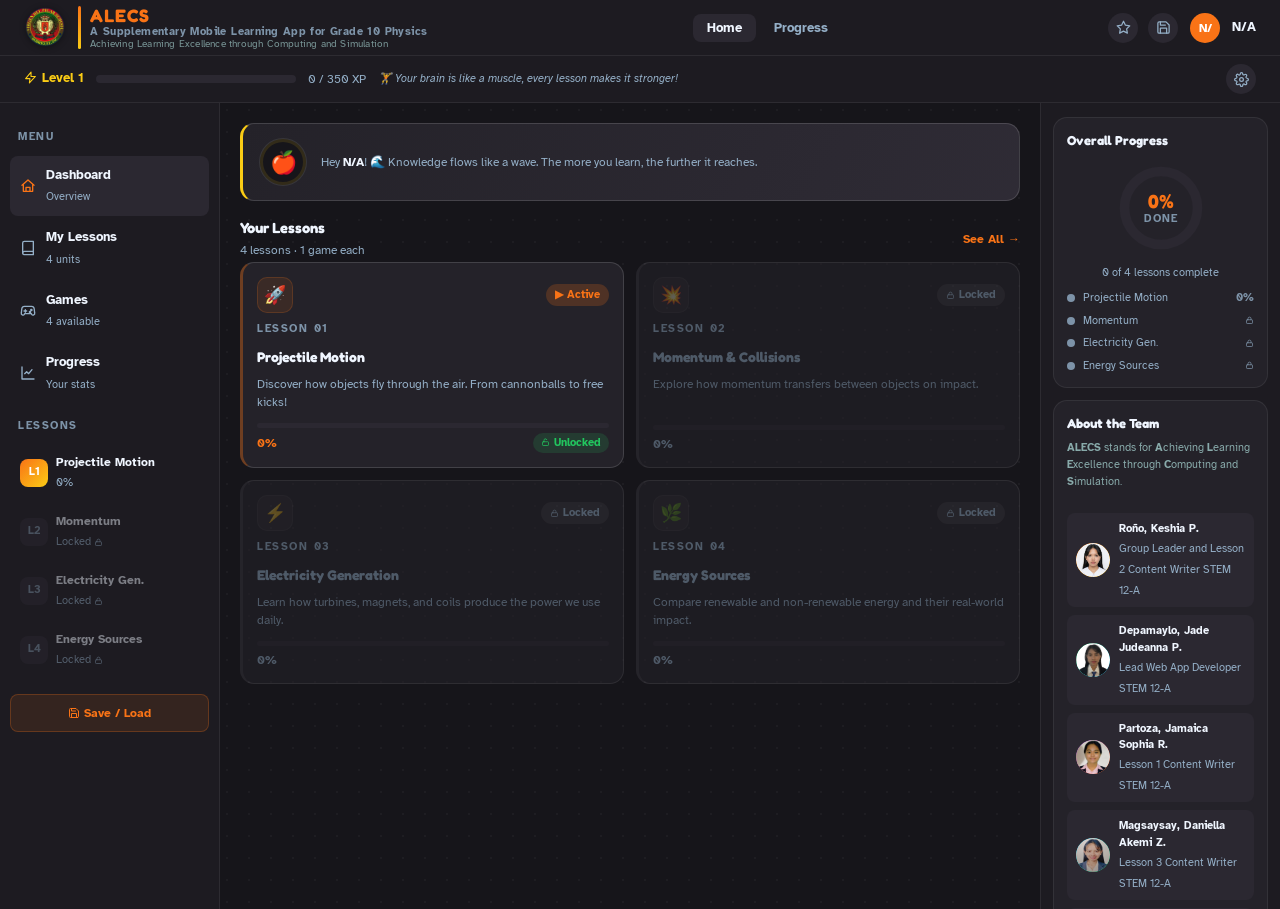
<file: index.html>
<!DOCTYPE html>
<html lang="en">
<head>
  <meta charset="UTF-8" />
  <meta name="viewport" content="width=device-width, initial-scale=1.0" />
  <title>A.L.E.C.S.: A SUPPLEMENTARY MOBILE LEARNING APP FOR GRADE 10 PHYSICS</title>
  <link rel="icon" type="image/svg+xml" href="data:image/svg+xml,<svg xmlns='http://www.w3.org/2000/svg' viewBox='0 0 64 64'><rect width='64' height='64' rx='14' fill='%23112236'/><text y='48' x='8' font-size='48'>🍎</text></svg>">
  <link rel="stylesheet" href="style.css" />
  <link href="https://fonts.googleapis.com/css2?family=Atkinson+Hyperlegible:wght@400;700&family=Fredoka:wght@500;600;700&display=swap" rel="stylesheet" />
  <script src="script.js" defer></script>
</head>
<body>

  <!-- TOP NAV -->
  <nav id="topnav">
    <div id="topnav-left">
      <button id="mobile-menu-btn" onclick="toggleMobileMenu()" aria-label="Open menu" title="Menu">
        <span class="hamburger-line"></span><span class="hamburger-line"></span><span class="hamburger-line"></span>
      </button>
      <img src="[data-uri]" alt="Virgen del Pilar School Logo" style="height:42px;width:42px;object-fit:contain;flex-shrink:0;filter:drop-shadow(0 1px 3px rgba(0,0,0,.4))">
      <div id="logo-text-wrap">
        <span id="logo-text" title="Achieving Learning Excellence through Computing and Simulation">ALECS</span>
        <span id="logo-subtitle">A Supplementary Mobile Learning App for Grade 10 Physics</span>
        <span id="logo-acronym" style="display:block;font-size:.68rem;color:var(--muted,#8aa);opacity:.85;letter-spacing:.2px">Achieving Learning Excellence through Computing and Simulation</span>
      </div>
    </div>
    <ul id="topnav-links">
      <li><a href="#" class="nav-link active" onclick="showView('dashboard');setActiveNav(this);return false">Home</a></li>
      <li><a href="#" class="nav-link" onclick="showView('progress');setActiveNav(this);return false">Progress</a></li>
    </ul>
    <div id="topnav-right">
      <span class="icon-btn" id="achievements-btn" onclick="openAchievementsModal()" title="Achievements"><span class="ic ic-star"></span></span>
      <span class="icon-btn" onclick="openSaveModal()" title="Save / Load"><span class="ic ic-save"></span></span>
      <div id="user-avatar" onclick="openProfileModal()" title="Edit profile">
        <span id="user-initials">?</span>
      </div>
      <span id="user-name" onclick="openProfileModal()" style="cursor:pointer">N/A</span>
    </div>
  </nav>

  <!-- Mobile drawer backdrop -->
  <div id="mobile-menu-backdrop" onclick="closeMobileMenu()"></div>

  <!-- XP / STREAK BAR -->
  <div id="xp-bar-row">
    <span id="level-label"><span class="ic ic-zap"></span> Level <span id="level-num">1</span></span>
    <div id="xp-track"><div id="xp-fill"></div></div>
    <span id="xp-label"><span id="xp-current">0</span> / <span id="xp-max">1000</span> XP</span>
    <div id="streak-pill"></div>
    <div id="topnav-icons">
      <span class="icon-btn" onclick="openSettingsModal()" title="Settings"><span class="ic ic-settings"></span></span>
    </div>
  </div>

  <!-- 3-COLUMN LAYOUT -->
  <div id="dashboard-layout">

    <!-- LEFT SIDEBAR -->
    <aside id="sidebar">
      <p class="sidebar-label">MENU</p>
      <ul class="sidebar-menu">
        <li class="sidebar-item active" id="menu-dashboard" onclick="showView('dashboard');setActiveMenu(this)">
          <span class="sidebar-item-icon ic ic-home"></span>
          <div class="sidebar-item-text"><strong>Dashboard</strong><small>Overview</small></div>
        </li>
        <li class="sidebar-item" id="menu-lessons" onclick="showView('lessons');setActiveMenu(this)">
          <span class="sidebar-item-icon ic ic-book"></span>
          <div class="sidebar-item-text"><strong>My Lessons</strong><small>4 units</small></div>
        </li>
        <li class="sidebar-item" id="menu-games" onclick="showView('games');setActiveMenu(this)">
          <span class="sidebar-item-icon ic ic-gamepad"></span>
          <div class="sidebar-item-text"><strong>Games</strong><small>4 available</small></div>
        </li>
        <li class="sidebar-item" id="menu-progress" onclick="showView('progress');setActiveMenu(this)">
          <span class="sidebar-item-icon ic ic-chart"></span>
          <div class="sidebar-item-text"><strong>Progress</strong><small>Your stats</small></div>
        </li>
      </ul>

      <p class="sidebar-label">LESSONS</p>
      <ul class="sidebar-lessons">
        <li class="sidebar-lesson" id="sidebar-l1" onclick="window.location.href='lesson1.html'">
          <span class="lesson-pill l1-pill">L1</span>
          <div class="sidebar-lesson-text"><strong>Projectile Motion</strong><small id="sidebar-l1-status">0%</small><span style="font-size: 11px;color:#facc15;font-weight:700;display:block" id="sidebar-score-l1"></span></div>
        </li>
        <li class="sidebar-lesson locked" id="sidebar-l2">
          <span class="lesson-pill">L2</span>
          <div class="sidebar-lesson-text"><strong>Momentum</strong><small id="sidebar-l2-status">Locked <span class="ic ic-lock"></span></small><span style="font-size: 11px;color:#facc15;font-weight:700;display:block" id="sidebar-score-l2"></span></div>
        </li>
        <li class="sidebar-lesson locked" id="sidebar-l3">
          <span class="lesson-pill">L3</span>
          <div class="sidebar-lesson-text"><strong>Electricity Gen.</strong><small id="sidebar-l3-status">Locked <span class="ic ic-lock"></span></small><span style="font-size: 11px;color:#facc15;font-weight:700;display:block" id="sidebar-score-l3"></span></div>
        </li>
        <li class="sidebar-lesson locked" id="sidebar-l4">
          <span class="lesson-pill">L4</span>
          <div class="sidebar-lesson-text"><strong>Energy Sources</strong><small id="sidebar-l4-status">Locked <span class="ic ic-lock"></span></small><span style="font-size: 11px;color:#facc15;font-weight:700;display:block" id="sidebar-score-l4"></span></div>
        </li>
      </ul>
      <div onclick="openSaveModal()" style="margin-top:auto;padding:9px 10px;border-radius:8px;background:rgba(249,115,22,.1);border:1px solid rgba(249,115,22,.25);color:#f97316;font-weight:800;font-size:12px;text-align:center;cursor:pointer;margin-top:12px"><span class="ic ic-save"></span> Save / Load</div>
    </aside>

    <!-- CENTER PANEL -->
    <main id="center-panel">

      <!-- ═══ VIEW: DASHBOARD ═══ -->
      <div id="view-dashboard" class="main-view active">
        <div id="newton-banner">
          <div id="newton-avatar-wrap"><span id="newton-emoji">🍎</span></div>
          <div id="newton-bubble">
            <p>Hey <strong id="newton-username">there</strong>! <span id="newton-message">Ready to start learning?</span></p>
          </div>
        </div>
        <div id="lessons-section">
          <div id="lessons-header">
            <div><h2>Your Lessons</h2><small>4 lessons · 1 game each</small></div>
            <a href="#" id="see-all-btn" onclick="showView('lessons');setActiveMenu(document.getElementById('menu-lessons'));return false">See All →</a>
          </div>
          <div id="lesson-cards-grid">
            <article class="lesson-card" id="card-lesson-1" onclick="window.location.href='lesson1.html'">
              <div class="card-top-row"><span class="card-icon">🚀</span><span class="status-badge" id="badge-l1">▶ Start</span></div>
              <p class="card-lesson-num">LESSON 01</p>
              <h3 class="card-title">Projectile Motion</h3>
              <p class="card-desc">Discover how objects fly through the air. From cannonballs to free kicks!</p>
              <div class="card-footer">
                <div class="card-progress-bar"><div class="card-progress-fill" id="fill-l1"></div></div>
                <div class="card-footer-row"><span class="card-pct" id="pct-l1">0%</span><span class="unlock-tag"><span class="ic ic-unlock"></span> Unlocked</span></div>
              </div>
            </article>
            <article class="lesson-card locked-card" id="card-lesson-2">
              <div class="card-top-row"><span class="card-icon muted">💥</span><span class="status-badge locked-badge"><span class="ic ic-lock"></span> Locked</span></div>
              <p class="card-lesson-num muted">LESSON 02</p>
              <h3 class="card-title muted">Momentum &amp; Collisions</h3>
              <p class="card-desc muted">Explore how momentum transfers between objects on impact.</p>
              <div class="card-footer">
                <div class="card-progress-bar"><div class="card-progress-fill" id="fill-l2"></div></div>
                <div class="card-footer-row"><span class="card-pct muted" id="pct-l2">0%</span></div>
              </div>
            </article>
            <article class="lesson-card locked-card" id="card-lesson-3">
              <div class="card-top-row"><span class="card-icon muted">⚡</span><span class="status-badge locked-badge"><span class="ic ic-lock"></span> Locked</span></div>
              <p class="card-lesson-num muted">LESSON 03</p>
              <h3 class="card-title muted">Electricity Generation</h3>
              <p class="card-desc muted">Learn how turbines, magnets, and coils produce the power we use daily.</p>
              <div class="card-footer">
                <div class="card-progress-bar"><div class="card-progress-fill" id="fill-l3"></div></div>
                <div class="card-footer-row"><span class="card-pct muted" id="pct-l3">0%</span></div>
              </div>
            </article>
            <article class="lesson-card locked-card" id="card-lesson-4">
              <div class="card-top-row"><span class="card-icon muted">🌿</span><span class="status-badge locked-badge"><span class="ic ic-lock"></span> Locked</span></div>
              <p class="card-lesson-num muted">LESSON 04</p>
              <h3 class="card-title muted">Energy Sources</h3>
              <p class="card-desc muted">Compare renewable and non-renewable energy and their real-world impact.</p>
              <div class="card-footer">
                <div class="card-progress-bar"><div class="card-progress-fill" id="fill-l4"></div></div>
                <div class="card-footer-row"><span class="card-pct muted" id="pct-l4">0%</span></div>
              </div>
            </article>
          </div>
        </div>
      </div>

      <!-- ═══ VIEW: MY LESSONS ═══ -->
      <div id="view-lessons" class="main-view">
        <h2 class="view-heading"><span class="ic ic-book"></span>My Lessons</h2>
        <p class="view-subheading">Click a lesson to open it. Complete each lesson to unlock the next.</p>
        <div style="display:flex;flex-direction:column;gap:14px">

          <div class="lesson-summary-card" id="lscard-1" onclick="window.location.href='lesson1.html'">
            <div class="lsc-header">
              <div class="lsc-icon-wrap" style="background:linear-gradient(135deg,#f97316,#facc15)">🚀</div>
              <div class="lsc-meta">
                <div class="lsc-tag">LESSON 01 · Unlocked</div>
                <h3 class="lsc-title">Projectile Motion</h3>
              </div>
              <div class="lsc-pct-big" id="lsc-pct-1">0%</div>
            </div>
            <p class="lsc-desc">Discover how objects fly through the air. Learn trajectory, gravity, and launch angles. Then apply it in the basketball simulator!</p>
            <div class="lsc-phases">
              <span class="lsc-phase-tag">Knowledge Check</span>
              <span class="lsc-phase-tag">Concepts</span>
              <span class="lsc-phase-tag">Basketball Game</span>
              <span class="lsc-phase-tag">Analysis</span>
              <span class="lsc-phase-tag">Final Quiz</span>
            </div>
            <div class="card-progress-bar" style="margin-top:10px"><div class="card-progress-fill" id="lsc-fill-1"></div></div>
          </div>

          <div class="lesson-summary-card locked-summary" id="lscard-2">
            <div class="lsc-header">
              <div class="lsc-icon-wrap" style="background:#2b2831">💥</div>
              <div class="lsc-meta">
                <div class="lsc-tag muted-tag" id="lsc-tag-2">LESSON 02 · Locked</div>
                <h3 class="lsc-title lsc-title-muted">Momentum &amp; Collisions</h3>
              </div>
              <div class="lsc-pct-big lsc-pct-muted" id="lsc-pct-2">0%</div>
            </div>
            <p class="lsc-desc lsc-desc-muted">Explore the physics of collisions. Elastic, inelastic, and everything in between. See how momentum is always conserved in closed systems.</p>
            <div class="lsc-phases">
              <span class="lsc-phase-tag muted-tag">Knowledge Check</span>
              <span class="lsc-phase-tag muted-tag">Concepts</span>
              <span class="lsc-phase-tag muted-tag">Collision Lab</span>
              <span class="lsc-phase-tag muted-tag">Analysis</span>
              <span class="lsc-phase-tag muted-tag">Final Quiz</span>
            </div>
            <div class="card-progress-bar" style="margin-top:10px"><div class="card-progress-fill" id="lsc-fill-2"></div></div>
          </div>

          <div class="lesson-summary-card locked-summary" id="lscard-3">
            <div class="lsc-header">
              <div class="lsc-icon-wrap" style="background:#2b2831">⚡</div>
              <div class="lsc-meta">
                <div class="lsc-tag muted-tag" id="lsc-tag-3">LESSON 03 · Locked</div>
                <h3 class="lsc-title lsc-title-muted">Electricity Generation</h3>
              </div>
              <div class="lsc-pct-big lsc-pct-muted" id="lsc-pct-3">0%</div>
            </div>
            <p class="lsc-desc lsc-desc-muted">Learn how turbines, magnets, and copper coils generate electricity. Connect classroom physics to real power plants and daily life.</p>
            <div class="lsc-phases">
              <span class="lsc-phase-tag muted-tag">Knowledge Check</span>
              <span class="lsc-phase-tag muted-tag">Concepts</span>
              <span class="lsc-phase-tag muted-tag">Generator Sim</span>
              <span class="lsc-phase-tag muted-tag">Analysis</span>
              <span class="lsc-phase-tag muted-tag">Final Quiz</span>
            </div>
            <div class="card-progress-bar" style="margin-top:10px"><div class="card-progress-fill" id="lsc-fill-3"></div></div>
          </div>

          <div class="lesson-summary-card locked-summary" id="lscard-4">
            <div class="lsc-header">
              <div class="lsc-icon-wrap" style="background:#2b2831">🌿</div>
              <div class="lsc-meta">
                <div class="lsc-tag muted-tag" id="lsc-tag-4">LESSON 04 · Locked</div>
                <h3 class="lsc-title lsc-title-muted">Energy Sources</h3>
              </div>
              <div class="lsc-pct-big lsc-pct-muted" id="lsc-pct-4">0%</div>
            </div>
            <p class="lsc-desc lsc-desc-muted">Compare renewable and non-renewable energy. Run 6 simulations across solar, wind, hydro, coal, oil, and gas to see real environmental impact.</p>
            <div class="lsc-phases">
              <span class="lsc-phase-tag muted-tag">Knowledge Check</span>
              <span class="lsc-phase-tag muted-tag">Sort &amp; Match</span>
              <span class="lsc-phase-tag muted-tag">Energy Simulator</span>
              <span class="lsc-phase-tag muted-tag">Community App</span>
              <span class="lsc-phase-tag muted-tag">Final Quiz</span>
            </div>
            <div class="card-progress-bar" style="margin-top:10px"><div class="card-progress-fill" id="lsc-fill-4"></div></div>
          </div>

        </div>
      </div>

      <!-- ═══ VIEW: GAMES ═══ -->
      <div id="view-games" class="main-view">
        <h2 class="view-heading"><span class="ic ic-gamepad"></span>Mini-Games</h2>
        <p class="view-subheading">Each game is inside its lesson's Phase 3. Click Play to jump straight to the game. Locked games require completing the previous lesson first.</p>
        <div class="games-grid">

          <div class="game-card" id="gcrd-1">
            <div class="gc-emoji">🏀</div>
            <div class="gc-info">
              <div class="gc-top-row">
                <h3 class="gc-title">Basketball Launcher</h3>
                <span class="gc-badge gc-unlocked"><span class="ic ic-check"></span> Playable</span>
              </div>
              <p class="gc-desc">Set angle &amp; power to score baskets using projectile motion physics.</p>
              <div class="gc-lesson-tag">Lesson 1 · Projectile Motion</div>
              <div style="font-size: .75rem;font-weight:700;color:#facc15;margin-top:3px" id="gc-score-1"></div>
            </div>
            <button class="gc-play-btn" onclick="launchGame(1)">▶ Play</button>
          </div>

          <div class="game-card gc-locked" id="gcrd-2">
            <div class="gc-emoji" style="opacity:.35">💥</div>
            <div class="gc-info">
              <div class="gc-top-row">
                <h3 class="gc-title" style="color:var(--text-muted)">Collision Lab</h3>
                <span class="gc-badge gc-locked-badge"><span class="ic ic-lock"></span> Locked</span>
              </div>
              <p class="gc-desc" style="color:var(--text-muted)">Adjust masses and velocities: elastic vs inelastic collisions and momentum conservation.</p>
              <div class="gc-lesson-tag" style="opacity:.35">Lesson 2 · Momentum</div>
              <div style="font-size: .75rem;font-weight:700;color:#facc15;margin-top:3px" id="gc-score-2"></div>
            </div>
            <button class="gc-play-btn gc-play-locked" disabled><span class="ic ic-lock"></span> Locked</button>
          </div>

          <div class="game-card gc-locked" id="gcrd-3">
            <div class="gc-emoji" style="opacity:.35">⚡</div>
            <div class="gc-info">
              <div class="gc-top-row">
                <h3 class="gc-title" style="color:var(--text-muted)">Generator Simulator</h3>
                <span class="gc-badge gc-locked-badge"><span class="ic ic-lock"></span> Locked</span>
              </div>
              <p class="gc-desc" style="color:var(--text-muted)">Spin a virtual generator, control RPM and coil turns to produce electricity.</p>
              <div class="gc-lesson-tag" style="opacity:.35">Lesson 3 · Electricity</div>
              <div style="font-size: .75rem;font-weight:700;color:#facc15;margin-top:3px" id="gc-score-3"></div>
            </div>
            <button class="gc-play-btn gc-play-locked" disabled><span class="ic ic-lock"></span> Locked</button>
          </div>

          <div class="game-card gc-locked" id="gcrd-4">
            <div class="gc-emoji" style="opacity:.35">🌿</div>
            <div class="gc-info">
              <div class="gc-top-row">
                <h3 class="gc-title" style="color:var(--text-muted)">Energy Simulator</h3>
                <span class="gc-badge gc-locked-badge"><span class="ic ic-lock"></span> Locked</span>
              </div>
              <p class="gc-desc" style="color:var(--text-muted)">Run solar, wind, hydro, coal, oil &amp; gas simulations. Compare environmental impact scores.</p>
              <div class="gc-lesson-tag" style="opacity:.35">Lesson 4 · Energy Sources</div>
              <div style="font-size: .75rem;font-weight:700;color:#facc15;margin-top:3px" id="gc-score-4"></div>
            </div>
            <button class="gc-play-btn gc-play-locked" disabled><span class="ic ic-lock"></span> Locked</button>
          </div>

        </div>
      </div>

      <!-- ═══ VIEW: PROGRESS ═══ -->
      <div id="view-progress" class="main-view">
        <h2 class="view-heading"><span class="ic ic-chart"></span>Your Progress</h2>
        <p class="view-subheading">Full breakdown of how you performed across all lessons and phases. <a href="#" onclick="openScoresModal();return false" style="color:var(--orange);font-weight:700">View Scores →</a></p>
        <div id="progress-detail-wrap"></div>
      </div>

    </main>

    <!-- RIGHT PANEL -->
    <aside id="right-panel">

      <div class="right-card" id="progress-ring-card">
        <h4>Overall Progress</h4>
        <div id="ring-wrap">
          <svg id="progress-ring" viewBox="0 0 100 100">
            <circle class="ring-bg" cx="50" cy="50" r="38" />
            <circle class="ring-fg" cx="50" cy="50" r="38" stroke-dasharray="239" stroke-dashoffset="239" />
          </svg>
          <div id="ring-label">
            <strong id="ring-pct-text">0%</strong>
            <small>DONE</small>
          </div>
        </div>
        <p id="ring-sub">0 of 4 lessons complete</p>
        <ul id="progress-breakdown">
          <li class="pb-row"><span class="pb-dot grey" id="dot-l1"></span><span class="pb-name">Projectile Motion</span><span class="pb-val" id="pb-val-l1">0%</span></li>
          <li class="pb-row"><span class="pb-dot grey" id="dot-l2"></span><span class="pb-name">Momentum</span><span class="pb-val" id="pb-val-l2"><span class="ic ic-lock"></span></span></li>
          <li class="pb-row"><span class="pb-dot grey" id="dot-l3"></span><span class="pb-name">Electricity Gen.</span><span class="pb-val" id="pb-val-l3"><span class="ic ic-lock"></span></span></li>
          <li class="pb-row"><span class="pb-dot grey" id="dot-l4"></span><span class="pb-name">Energy Sources</span><span class="pb-val" id="pb-val-l4"><span class="ic ic-lock"></span></span></li>
        </ul>
      </div>

      <!-- About the Team -->
      <div class="right-card" id="about-card">
        <h4>About the Team</h4>
        <p style="font-size:.82rem;color:var(--muted,#8aa);margin:-4px 0 14px;line-height:1.5"><strong>ALECS</strong> stands for <strong>A</strong>chieving <strong>L</strong>earning <strong>E</strong>xcellence through <strong>C</strong>omputing and <strong>S</strong>imulation.</p>
        <div id="team-list">
         <div class="team-member">
            <div class="tm-avatar" style="background:linear-gradient(135deg,#f97316,#facc15);overflow:hidden;display:flex;align-items:center;justify-content:center"><img src="/Keshia.jpg" alt="" style="width:100%;height:100%;object-fit:cover;border-radius:50%;display:none" onerror="this.style.display='none'" onload="this.style.display='block';this.nextSibling.style.display='none'"><span>K</span></div>
            <div class="tm-info"><strong>Roño, Keshia P.</strong><small>Group Leader and Lesson 2 Content Writer STEM 12-A</small></div>
          </div>
          <div class="team-member">
            <div class="tm-avatar" style="background:linear-gradient(135deg,#22c55e,#38bdf8);overflow:hidden;display:flex;align-items:center;justify-content:center"><img src="/Jade Judeanna P. De (1).png" alt="" style="width:100%;height:100%;object-fit:cover;border-radius:50%;display:none" onerror="this.style.display='none'" onload="this.style.display='block';this.nextSibling.style.display='none'"><span>J</span></div>
            <div class="tm-info"><strong>Depamaylo, Jade Judeanna P.</strong><small>Lead Web App Developer STEM 12-A</small></div>
          </div>
          <div class="team-member">
            <div class="tm-avatar" style="background:linear-gradient(135deg,#a855f7,#f97316);overflow:hidden;display:flex;align-items:center;justify-content:center"><img src="/6ae387cc-30b7-440a-8ef8-c5acf81df320.jpg" alt="" style="width:100%;height:100%;object-fit:cover;border-radius:50%;display:none" onerror="this.style.display='none'" onload="this.style.display='block';this.nextSibling.style.display='none'"><span>J</span></div>
            <div class="tm-info"><strong>Partoza, Jamaica Sophia R.</strong><small>Lesson 1 Content Writer STEM 12-A</small></div>
          </div>
          <div class="team-member">
            <div class="tm-avatar" style="background:linear-gradient(135deg,#38bdf8,#22c55e);overflow:hidden;display:flex;align-items:center;justify-content:center"><img src="/713163204_959246060281400_136540939738742115_n.jpg" alt="" style="width:100%;height:100%;object-fit:cover;border-radius:50%;display:none" onerror="this.style.display='none'" onload="this.style.display='block';this.nextSibling.style.display='none'"><span>D</span></div>
            <div class="tm-info"><strong>Magsaysay, Daniella Akemi Z.</strong><small>Lesson 3 Content Writer STEM 12-A</small></div>
          </div>
          <div class="team-member">
            <div class="tm-avatar" style="background:linear-gradient(135deg,#facc15,#a855f7);overflow:hidden;display:flex;align-items:center;justify-content:center"><img src="/a46f9b9c-5377-40de-afc9-b7040fb992d7.jpg" alt="" style="width:100%;height:100%;object-fit:cover;border-radius:50%;display:none" onerror="this.style.display='none'" onload="this.style.display='block';this.nextSibling.style.display='none'"><span>K</span></div>
            <div class="tm-info"><strong>Labuguen, Kim Ali E.</strong><small>Lesson 4 Content Writer STEM 12-A</small></div>
          </div>
          <div class="team-member">
            <div class="tm-avatar" style="background:linear-gradient(135deg,#f97316,#facc15);overflow:hidden;display:flex;align-items:center;justify-content:center"><img src="/710848012_999886905990281_2107948402335367240_n.jpg" alt="" style="width:100%;height:100%;object-fit:cover;border-radius:50%;display:none" onerror="this.style.display='none'" onload="this.style.display='block';this.nextSibling.style.display='none'"><span>J</span></div>
            <div class="tm-info"><strong>Alano, Jaine Jed D.</strong><small>Web App Content Outline Writer STEM 12-A</small></div>
          </div>
            <div class="team-member">
            <div class="tm-avatar" style="background:linear-gradient(135deg,#22c55e,#38bdf8);overflow:hidden;display:flex;align-items:center;justify-content:center"><img src="/712428925_1469165864512724_3344241453101237297_n.jpg" alt="" style="width:100%;height:100%;object-fit:cover;border-radius:50%;display:none" onerror="this.style.display='none'" onload="this.style.display='block';this.nextSibling.style.display='none'"><span>C</span></div>
            <div class="tm-info"><strong>Cruza Jr., Lorenzo S.</strong><small>Web App Design Outline Planner STEM 12-A</small></div>
          </div>
      </div>

      <!-- Settings -->
      <div class="right-card" style="border-color:rgba(239,68,68,0.3)">
        <h4 style="color:#ef4444"><span class="ic ic-settings"></span> Settings</h4>
        <p style="font-size:11px;color:var(--text-secondary);line-height:1.5;margin-bottom:8px">Reset all XP, levels, streaks, and lesson progress.</p>
        <button onclick="openSettingsModal()" style="width:100%;padding:9px;background:rgba(239,68,68,0.12);border:1px solid rgba(239,68,68,0.4);border-radius:8px;color:#ef4444;font-family:inherit;font-weight:800;font-size:12px;cursor:pointer;transition:.2s" onmouseover="this.style.background='rgba(239,68,68,0.22)'" onmouseout="this.style.background='rgba(239,68,68,0.12)'">
          <span class="ic ic-trash"></span> Reset All Progress
        </button>
      </div>

    </aside>
  </div>


  <!-- ═══ SAVE / LOAD MODAL ═══ -->
  <div id="save-modal" class="modal-overlay" style="display:none" onclick="if(event.target===this)closeSaveModal()">
    <div class="modal-box" style="max-width:460px">
      <div style="display:flex;align-items:center;justify-content:space-between;margin-bottom:14px">
        <h2 class="modal-title" style="margin:0"><span class="ic ic-save"></span> Save / Load</h2>
        <button onclick="closeSaveModal()" style="color:var(--text-muted);font-size:1.2rem;background:none;border:none;cursor:pointer">✕</button>
      </div>
      <div id="save-slots-wrap"></div>
    </div>
  </div>


  <!-- ═══ PROGRESS SCORES MODAL (from sidebar) ═══ -->
  <div id="scores-modal" class="modal-overlay" style="display:none" onclick="if(event.target===this)closeScoresModal()">
    <div class="modal-box" style="max-width:480px">
      <div style="display:flex;align-items:center;justify-content:space-between;margin-bottom:14px">
        <h2 class="modal-title" style="margin:0"><span class="ic ic-chart"></span> Scores &amp; Analysis</h2>
        <button onclick="closeScoresModal()" style="color:var(--text-muted);font-size:1.2rem;background:none;border:none;cursor:pointer">✕</button>
      </div>
      <div id="scores-modal-wrap"></div>
    </div>
  </div>

  <!-- ═══ PROFILE MODAL ═══ -->
  <div id="profile-modal" class="modal-overlay" style="display:none">
    <div class="modal-box" style="max-width:440px">
      <h2 class="modal-title"><span class="ic ic-user"></span> Edit Profile</h2>
      <div class="prof-preview-row">
        <div id="prof-avatar-preview" class="prof-avatar-big">?</div>
        <div>
          <strong id="prof-name-preview" style="font-size:1rem;display:block;color:var(--text-primary)">Your Name</strong>
          <small style="color:var(--text-secondary)">Level <span id="prof-level-preview">1</span></small>
        </div>
      </div>
      <label class="modal-label">DISPLAY NAME</label>
      <input id="prof-name-input" type="text" maxlength="20" placeholder="Enter your name..." class="modal-input" oninput="updateProfilePreview()"/>
      <label class="modal-label">CHOOSE AVATAR NUMBER (1–100)</label>
      <p style="font-size:.77rem;color:var(--text-muted);margin-bottom:10px">Your avatar is your chosen number. Pick any!</p>
      <div id="avatar-picker-grid" class="avatar-grid"></div>
      <div class="modal-btn-row">
        <button onclick="saveProfile()" class="modal-btn-primary">Save</button>
        <button onclick="closeProfileModal()" class="modal-btn-secondary">Cancel</button>
      </div>
    </div>
  </div>

  <!-- ═══ ACHIEVEMENTS MODAL ═══ -->
  <div id="achievements-modal" class="modal-overlay" style="display:none">
    <div class="modal-box" style="max-width:520px">
      <div style="display:flex;align-items:center;justify-content:space-between;margin-bottom:16px">
        <h2 class="modal-title" style="margin:0"><span class="ic ic-star"></span> Achievements</h2>
        <button onclick="closeAchievementsModal()" style="color:var(--text-muted);font-size:1.2rem;line-height:1">✕</button>
      </div>
      <div id="achievements-grid"></div>
    </div>
  </div>

  <!-- ═══ SETTINGS MODAL ═══ -->
  <div id="reset-modal" class="modal-overlay" style="display:none">
    <div class="modal-box" style="max-width:380px;text-align:center">
      <div style="font-size:2rem;margin-bottom:8px" class="ic ic-settings"></div>
      <h2 class="modal-title">Settings</h2>
      <p style="font-size:.87rem;color:var(--text-secondary);margin-bottom:22px;line-height:1.6">This will reset <strong style="color:var(--text-primary)">all progress</strong>: XP, streak, and lesson data will return to zero.</p>
      <button onclick="resetAllProgress()" class="modal-btn-danger"><span class="ic ic-trash"></span> Reset All Progress</button>
      <button onclick="document.getElementById('reset-modal').style.display='none'" class="modal-btn-secondary" style="margin-top:8px">Cancel</button>
    </div>
  </div>

  <!-- ═══ LEVEL-UP POPUP ═══ -->
  <div id="levelup-popup" class="levelup-popup" style="display:none">
    <div style="font-size:2.8rem">⚡</div>
    <div class="levelup-title" id="levelup-text">Level Up!</div>
    <div class="levelup-sub" id="levelup-sub"></div>
  </div>

</body>
</html>
</file>
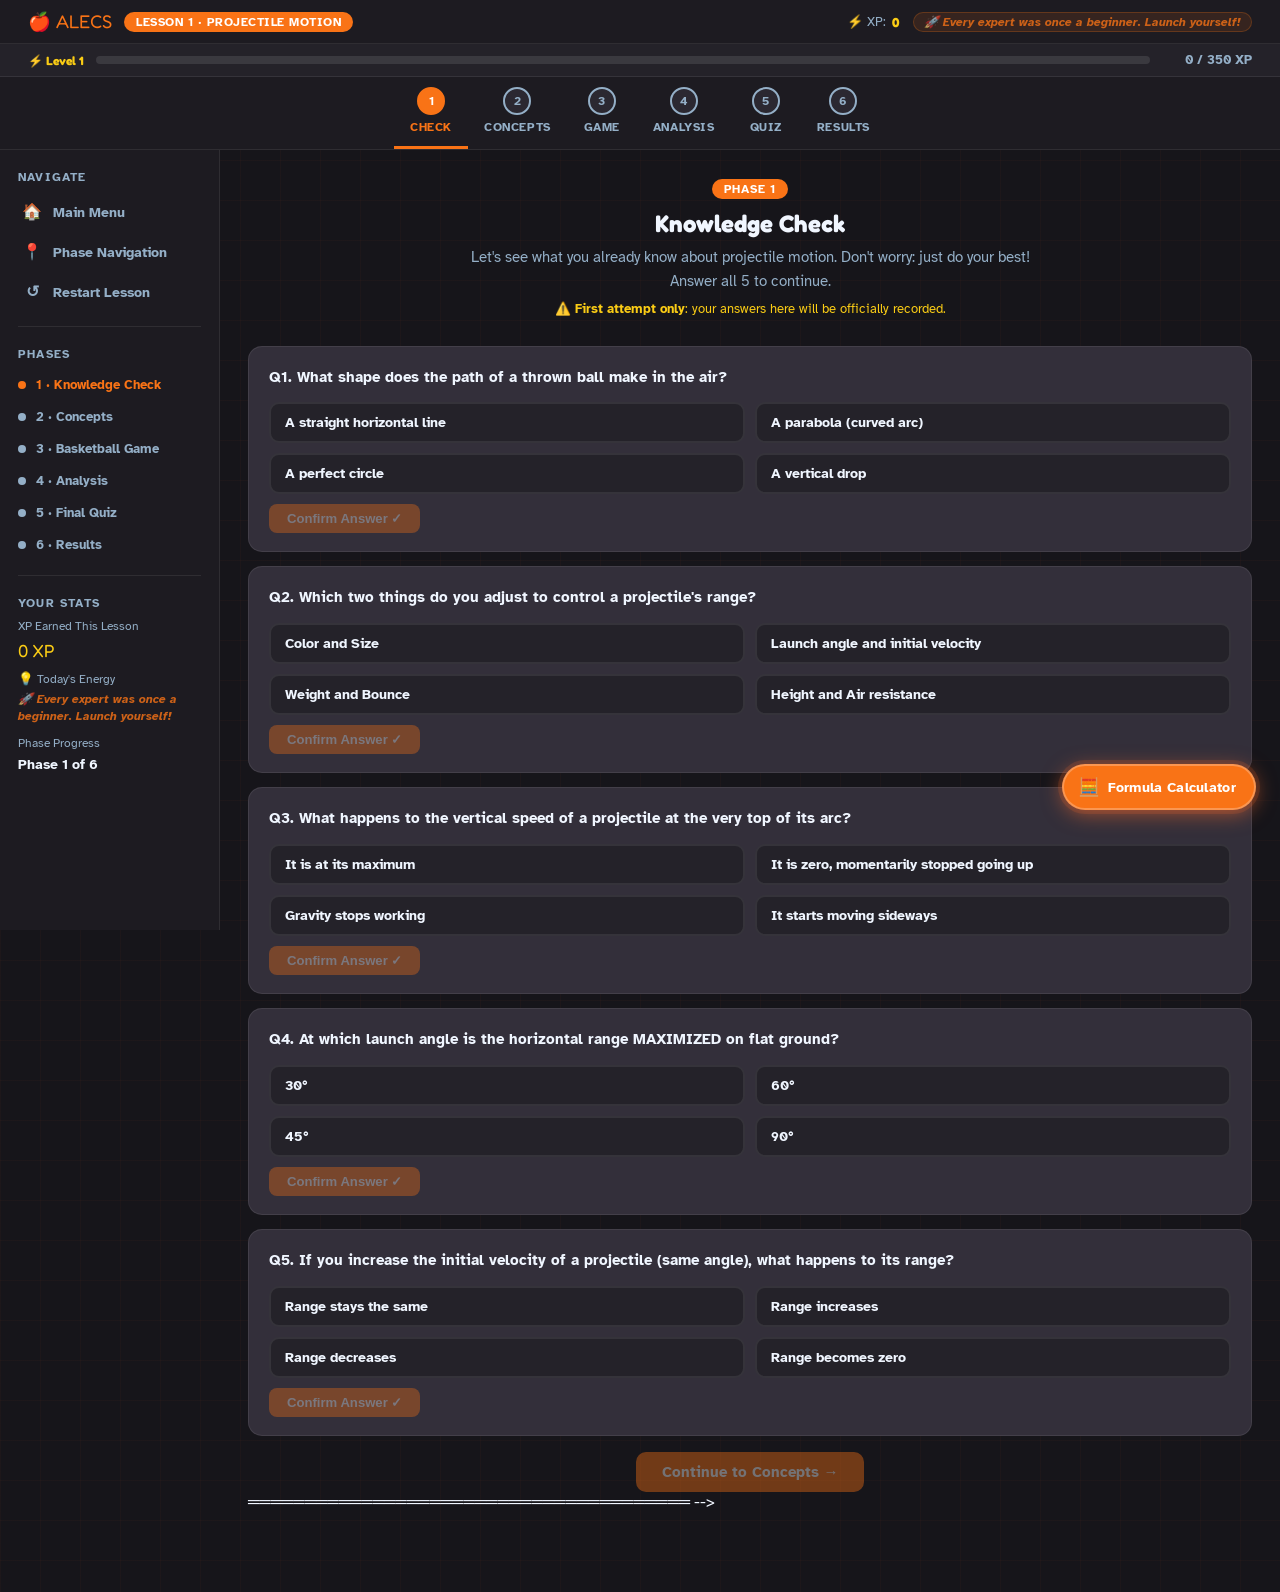
<file: lesson1.html>
﻿<!DOCTYPE html>
<html lang="en">
<head>
<meta charset="UTF-8"/>
<meta name="viewport" content="width=device-width, initial-scale=1.0"/>
<title>A.L.E.C.S.: A SUPPLEMENTARY MOBILE LEARNING APP FOR GRADE 10 PHYSICS. Lesson 1: Projectile Motion (Basketball)</title>
<link href="https://fonts.googleapis.com/css2?family=Atkinson+Hyperlegible:wght@400;700&family=Fredoka:wght@500;600;700&display=swap" rel="stylesheet"/>
<style>
/* ── TOKENS ── */
:root {
  --navy:    #16151a;
  --navy2:   #1d1b21;
  --navy3:   #242229;
  --card:    #2b2831;
  --card2:   #332f3a;
  --orange:  #f97316;
  --orange2: #fb923c;
  --yellow:  #facc15;
  --green:   #22c55e;
  --red:     #ef4444;
  --purple:  #9b59b6;
  --text:    #f0f6ff;
  --muted:   #94afc7;
  --border:  rgba(255,255,255,.08);
  --radius:  14px;
  --ff-head: 'Fredoka', sans-serif;
  --ff-body: 'Atkinson Hyperlegible', sans-serif;
}
*, *::before, *::after { box-sizing: border-box; margin: 0; padding: 0; }
html { scroll-behavior: smooth; }
body {
  background: var(--navy);
  color: var(--text);
  font-family: var(--ff-body);
  min-height: 100vh;
  overflow-x: hidden;
  background-image:
    linear-gradient(rgba(255,107,43,.03) 1px, transparent 1px),
    linear-gradient(90deg, rgba(255,107,43,.03) 1px, transparent 1px);
  background-size: 40px 40px;
}

/* ── TOP BAR ── */
#topbar {
  display: flex; align-items: center; justify-content: space-between;
  padding: 10px 28px;
  background: var(--navy2);
  border-bottom: 1px solid var(--border);
  position: sticky; top: 0; z-index: 200;
}
#topbar-left { display: flex; align-items: center; gap: 12px; }
.logo-link { font-family: var(--ff-head); font-size: 1.15rem; color: var(--orange); text-decoration: none; display: flex; align-items: center; gap: 7px; }
.lesson-badge { background: var(--orange); color: #fff; font-size: .72rem; font-weight: 800; padding: 3px 12px; border-radius: 20px; letter-spacing: .5px; text-transform: uppercase; }
#topbar-right { display: flex; align-items: center; gap: 14px; }
.xp-live { display: flex; align-items: center; gap: 6px; font-size: .82rem; color: var(--muted); }
.xp-live strong { color: var(--yellow); font-weight: 800; font-family: var(--ff-head); }
.streak-pill { background: rgba(249,115,22,.15); border: 1px solid rgba(249,115,22,.3); color: var(--orange); padding: 2px 10px; border-radius: 99px; font-size: .78rem; font-weight: 700; }

/* ── XP BAR ── */
#xp-bar-row {
  display: flex; align-items: center; gap: 12px;
  padding: 8px 28px;
  background: var(--navy3);
  border-bottom: 1px solid var(--border);
  font-size: .8rem; font-weight: 700;
}
#level-lbl { color: var(--yellow); white-space: nowrap; font-family: var(--ff-head); font-size: .75rem; }
#xp-track { flex: 1; height: 8px; background: rgba(255,255,255,.1); border-radius: 99px; overflow: hidden; }
#xp-fill { height: 100%; border-radius: 99px; background: linear-gradient(90deg, var(--orange), var(--yellow)); transition: width .6s ease; }
#xp-lbl { color: var(--muted); white-space: nowrap; min-width: 90px; text-align: right; }

/* ── PHASE STEPPER ── */
#phase-stepper {
  display: flex; justify-content: center;
  background: var(--navy2);
  border-bottom: 1px solid var(--border);
  overflow-x: auto; scrollbar-width: none;
}
#phase-stepper::-webkit-scrollbar { display: none; }
.step-item {
  display: flex; flex-direction: column; align-items: center;
  padding: 10px 16px 12px;
  border-bottom: 3px solid transparent;
  transition: all .3s; cursor: default; min-width: 70px;
}
.step-item.active { border-color: var(--orange); }
.step-item.done   { border-color: var(--green); }
.step-bubble {
  width: 28px; height: 28px; border-radius: 50%;
  display: flex; align-items: center; justify-content: center;
  font-size: .75rem; font-weight: 800;
  background: var(--card); border: 2px solid var(--muted); color: var(--muted);
  margin-bottom: 5px; transition: all .3s;
}
.step-item.active .step-bubble { background: var(--orange); border-color: var(--orange); color: #fff; }
.step-item.done   .step-bubble { background: var(--green);  border-color: var(--green);  color: #fff; }
.step-label { font-size: .73rem; font-weight: 700; text-transform: uppercase; letter-spacing: .6px; color: var(--muted); white-space: nowrap; }
.step-item.active .step-label { color: var(--orange); }
.step-item.done   .step-label { color: var(--green); }

/* ── MAIN LAYOUT (sidebar + content) ── */
#page-body {
  display: flex;
  min-height: calc(100vh - 120px);
}

/* ── SIDEBAR ── */
#lesson-sidebar {
  width: 220px;
  flex-shrink: 0;
  background: var(--navy2);
  border-right: 1px solid var(--border);
  padding: 20px 0 40px;
  position: sticky;
  top: 120px; /* topbar + xp-bar height */
  height: calc(100vh - 120px);
  overflow-y: auto;
  scrollbar-width: none;
}
#lesson-sidebar::-webkit-scrollbar { display: none; }

.sb-section-label {
  font-size: .72rem;
  font-weight: 800;
  text-transform: uppercase;
  letter-spacing: 1.2px;
  color: var(--muted);
  padding: 0 18px;
  margin-bottom: 8px;
  margin-top: 20px;
}
.sb-section-label:first-child { margin-top: 0; }

.sb-btn {
  display: flex;
  align-items: center;
  gap: 10px;
  width: 100%;
  padding: 10px 18px;
  background: none;
  border: none;
  border-left: 3px solid transparent;
  color: var(--muted);
  font-family: var(--ff-body);
  font-size: .88rem;
  font-weight: 700;
  cursor: pointer;
  text-align: left;
  text-decoration: none;
  transition: color .2s, background .2s, border-color .2s;
}
.sb-btn:hover { background: rgba(255,107,43,.06); color: var(--text); border-color: var(--orange); }
.sb-btn.danger:hover { background: rgba(239,68,68,.08); color: var(--red); border-color: var(--red); }
.sb-btn .sb-icon { font-size: 1rem; width: 22px; text-align: center; }

.sb-phase-list { padding: 0; list-style: none; }
.sb-phase-item {
  display: flex;
  align-items: center;
  gap: 10px;
  padding: 8px 18px;
  font-size: .82rem;
  font-weight: 700;
  color: var(--muted);
  transition: color .2s;
}
.sb-phase-item.active { color: var(--orange); }
.sb-phase-item.done   { color: var(--green); }
.sb-phase-dot {
  width: 8px; height: 8px; border-radius: 50%;
  background: var(--muted); flex-shrink: 0; transition: background .3s;
}
.sb-phase-item.active .sb-phase-dot { background: var(--orange); }
.sb-phase-item.done   .sb-phase-dot { background: var(--green); }

.sb-divider { height: 1px; background: var(--border); margin: 14px 18px; }

/* ── CONTENT WRAPPER ── */
#lesson-content { flex: 1; min-width: 0; padding: 28px 28px 80px; }

/* ── PHASE VISIBILITY ── */
.phase-block { display: none; }
.phase-block.active { display: block; }

/* ── CONFIRM MODAL ── */
#confirm-modal {
  display: none;
  position: fixed; inset: 0;
  background: rgba(0,0,0,.6);
  z-index: 9999;
  align-items: center;
  justify-content: center;
}
#confirm-modal.open { display: flex; }
#confirm-box {
  background: var(--card);
  border: 1px solid var(--border);
  border-radius: var(--radius);
  padding: 28px 32px;
  max-width: 380px;
  width: 90%;
  text-align: center;
}
#confirm-box h3 { font-family: var(--ff-head); font-size: 1rem; color: var(--text); margin-bottom: 10px; }
#confirm-box p  { font-size: .88rem; color: var(--muted); line-height: 1.6; margin-bottom: 22px; }
#confirm-box .gap-row { justify-content: center; }

/* ── SECTION HEADER ── */
.section-header { text-align: center; margin-bottom: 26px; }
.phase-tag {
  display: inline-block; background: var(--orange); color: #fff;
  font-size: .75rem; font-weight: 800; padding: 3px 12px; border-radius: 12px;
  text-transform: uppercase; letter-spacing: .8px; margin-bottom: 10px;
}
.section-header h2 { font-family: var(--ff-head); font-size: 1.5rem; color: var(--text); margin-bottom: 8px; }
.section-header p { color: var(--muted); font-size: .92rem; line-height: 1.6; max-width: 560px; margin: 0 auto; }

/* ── CARD ── */
.l1-card { background: var(--card); border: 1px solid var(--border); border-radius: var(--radius); padding: 22px; margin-bottom: 16px; }
.l1-card-title { font-family: var(--ff-head); font-size: .85rem; color: var(--orange); text-transform: uppercase; letter-spacing: 1px; margin-bottom: 14px; }

/* ── BUTTONS ── */
.l1-btn {
  display: inline-flex; align-items: center; gap: 8px;
  padding: 11px 26px; border: none; border-radius: 10px;
  font-family: var(--ff-body); font-weight: 800; font-size: .93rem;
  cursor: pointer; transition: .2s;
}
.l1-btn-primary  { background: var(--orange); color: #fff; }
.l1-btn-primary:hover  { background: var(--orange2); transform: translateY(-1px); }
.l1-btn-secondary { background: var(--card2); color: var(--text); border: 1px solid var(--border); }
.l1-btn-secondary:hover { background: var(--navy3); }
.l1-btn-green    { background: var(--green); color: #fff; }
.l1-btn-green:hover { filter: brightness(1.1); }
.l1-btn-sm { padding: 7px 16px; font-size: .82rem; }
.l1-btn:disabled { opacity: .4; cursor: not-allowed; transform: none !important; }

/* ── KNOWLEDGE CHECK (Phase 1) ── */
.kc-question {
  background: var(--card2); border: 1px solid var(--border);
  border-radius: var(--radius); padding: 18px 20px; margin-bottom: 14px;
}
.kc-q-text { font-weight: 700; font-size: .96rem; line-height: 1.55; margin-bottom: 14px; }
.kc-options { display: grid; grid-template-columns: 1fr 1fr; gap: 10px; }
.kc-opt {
  background: var(--navy3); border: 2px solid var(--border);
  border-radius: 10px; padding: 10px 14px; cursor: pointer;
  font-family: var(--ff-body); font-size: .88rem; font-weight: 600;
  color: var(--text); text-align: left; transition: border-color .2s, background .2s;
}
.kc-opt:hover:not(:disabled) { border-color: var(--orange); background: rgba(255,107,43,.08); }
.kc-opt.correct { background: rgba(34,197,94,.12); border-color: var(--green); color: var(--green); }
.kc-opt.wrong   { background: rgba(239,68,68,.12);  border-color: var(--red);   color: var(--red);   }
.kc-opt.selected { background: rgba(255,255,255,.07); border-color: var(--muted); color: var(--text); }
.kc-opt:disabled { cursor: default; }
.kc-opt.pending-selected { border-color: var(--orange); background: rgba(255,107,43,.14); box-shadow: 0 0 0 2px rgba(255,107,43,.22) inset; }
.kc-feedback { margin-top: 10px; padding: 8px 14px; border-radius: 8px; font-weight: 700; font-size: .86rem; display: none; }
.kc-feedback.show { display: block; }
.kc-feedback.correct { background: rgba(34,197,94,.12); border: 1px solid var(--green); color: var(--green); }
.kc-feedback.wrong   { background: rgba(239,68,68,.12); border: 1px solid var(--red);   color: var(--red);   }
.kc-feedback.recorded { background: rgba(255,107,43,.16); border: 2px solid var(--orange); color: var(--text); font-size: .92rem; padding: 10px 16px; box-shadow: 0 0 10px rgba(255,107,43,.25); animation: kcRecordedPop .35s ease; }
@keyframes kcRecordedPop { 0% { transform: scale(.95); opacity: .3; } 100% { transform: scale(1); opacity: 1; } }
.kc-confirm-btn { margin-top: 10px; padding: 7px 18px; border: none; border-radius: 8px; background: var(--orange); color: #fff; font-weight: 800; font-size: .82rem; cursor: pointer; opacity: .35; pointer-events: none; transition: opacity .2s, transform .15s; }
.kc-confirm-btn.enabled { opacity: 1; pointer-events: auto; animation: kcConfirmPulse 1.5s ease-in-out infinite; }
.kc-confirm-btn.enabled:hover { transform: translateY(-1px); filter: brightness(1.08); }
@keyframes kcConfirmPulse { 0%, 100% { box-shadow: 0 0 0 0 rgba(255,107,43,.45); } 50% { box-shadow: 0 0 0 7px rgba(255,107,43,0); } }

/* ── CONCEPTS (Phase 2) ── */
.formula-grid { display: grid; grid-template-columns: 1fr 1fr; gap: 14px; }
.formula-item { background: var(--navy3); border: 1px solid var(--border); border-radius: 10px; padding: 16px; }
.formula-item.wide { grid-column: 1 / -1; }
.formula-eq { font-family: var(--ff-head); font-size: .88rem; color: var(--yellow); margin-bottom: 6px; }
.formula-item p { font-size: .82rem; color: var(--muted); line-height: 1.55; }
.drag-bank { display: flex; flex-wrap: wrap; gap: 10px; margin-bottom: 14px; min-height: 44px; }
.drag-chip {
  background: var(--orange); color: #fff; padding: 7px 16px; border-radius: 20px;
  font-weight: 700; font-size: .83rem; cursor: grab; user-select: none; transition: opacity .2s;
}
.drag-chip:active { cursor: grabbing; opacity: .6; }
.drag-chip.placed { opacity: .3; pointer-events: none; }
.drag-chip.tap-selected { outline: 3px solid var(--yellow); box-shadow: 0 0 0 4px rgba(250,204,21,.25); cursor: pointer; }
.drop-zone {
  border: 2px dashed var(--muted); border-radius: 10px; padding: 10px 16px;
  min-height: 46px; display: flex; align-items: center;
  font-size: .84rem; color: var(--muted); margin-bottom: 8px;
  transition: border-color .2s, background .2s; cursor: pointer;
}
.drop-zone.drag-over { border-color: var(--orange); background: rgba(255,107,43,.08); }
.drop-zone.filled    { border-color: var(--green);  background: rgba(34,197,94,.06);  color: var(--green); font-weight: 700; }
.drop-zone.wrong     { border-color: var(--red);    background: rgba(239,68,68,.06);  color: var(--red); font-weight: 700; }
#drag-result { margin-top: 10px; padding: 11px 16px; border-radius: 10px; font-weight: 800; font-size: .9rem; display: none; }
#drag-result.show { display: block; }
#drag-result.correct { background: rgba(34,197,94,.16); border: 2px solid var(--green); box-shadow: 0 0 10px rgba(34,197,94,.3); animation: kcRecordedPop .35s ease; }
#drag-result.wrong   { background: rgba(239,68,68,.14); border: 2px solid var(--red);   box-shadow: 0 0 10px rgba(239,68,68,.25); animation: kcRecordedPop .35s ease; }

/* ── BASKETBALL GAME (Phase 3) ── */
.game-header {
  display: flex; align-items: center; justify-content: space-between;
  padding: 12px 18px; border-bottom: 1px solid var(--border);
  background: var(--card2); border-radius: var(--radius) var(--radius) 0 0;
}
.game-title { font-family: var(--ff-head); font-size: .85rem; color: var(--orange); text-transform: uppercase; letter-spacing: 1px; }
.level-badge { background: var(--navy3); border: 1px solid var(--border); border-radius: 8px; padding: 4px 12px; font-size: .78rem; font-weight: 700; color: var(--muted); }
.level-badge span { color: var(--orange); }
#bb-canvas { display: block; width: 100%; border-radius: 0; background: #1a3a6b; }
@keyframes pulseBtnGlow { 0%,100%{transform:scale(1);box-shadow:0 0 18px rgba(249,115,22,.7)} 50%{transform:scale(1.06);box-shadow:0 0 28px rgba(249,115,22,1)} }
.game-controls { padding: 14px 18px; background: var(--card2); border-top: 1px solid var(--border); }
.control-row { display: flex; align-items: center; gap: 14px; margin-bottom: 10px; }
.control-row label { font-size: .82rem; font-weight: 700; color: var(--muted); min-width: 200px; }
.control-row label span { color: var(--yellow); font-family: var(--ff-head); font-size: .85rem; min-width: 50px; display: inline-block; }
.control-row input[type=range] { flex: 1; accent-color: var(--orange); height: 4px; cursor: pointer; }
.game-stats { display: flex; flex-wrap: wrap; gap: 8px; padding: 10px 18px; background: var(--navy3); border-top: 1px solid var(--border); }
.stat-chip { background: var(--card); border: 1px solid var(--border); border-radius: 8px; padding: 5px 12px; font-size: .78rem; color: var(--muted); }
.stat-chip strong { color: var(--yellow); font-weight: 800; }
.att-tracker { display: flex; gap: 6px; align-items: center; padding: 10px 18px; }
.att-dot { width: 14px; height: 14px; border-radius: 50%; background: var(--navy3); border: 2px solid var(--muted); transition: .3s; }
.att-dot.made   { background: var(--green); border-color: var(--green); }
.att-dot.missed { background: var(--red);   border-color: var(--red);   }
.att-dot.used   { background: var(--muted); border-color: var(--muted); opacity: .5; }
.att-dot.active { border-color: var(--orange); animation: pulse-dot 1s ease-in-out infinite; }
@keyframes pulse-dot { 0%,100%{transform:scale(1);} 50%{transform:scale(1.25);} }
#coach-tip-box { display: none; margin: 0 18px 12px; padding: 10px 16px; background: rgba(255,107,43,.08); border: 1px solid var(--orange); border-radius: 10px; font-size: .85rem; line-height: 1.5; }
#coach-tip-box.show { display: block; }
#formula-ref-panel { display: none; margin: 0 18px 12px; background: var(--navy3); border: 1px solid var(--border); border-radius: 10px; padding: 12px 16px; }
#formula-ref-panel.open { display: block; }
#formula-ref-panel p { font-family: var(--ff-head); font-size: .75rem; color: var(--yellow); line-height: 2; }
#bb-message { display: none; margin: 12px 18px 0; padding: 12px 16px; border-radius: 10px; font-weight: 700; font-size: .94rem; text-align: center; }
#bb-message.show.correct { display: block; background: rgba(34,197,94,.15); border: 1px solid var(--green); color: var(--green); }
#bb-message.show.wrong   { display: block; background: rgba(239,68,68,.12);  border: 1px solid var(--red);   color: var(--red);   }
#bb-message.show.info    { display: block; background: rgba(255,107,43,.15); border: 2px solid var(--orange); color: var(--yellow); font-size:1rem; font-weight:900; padding:14px 18px; box-shadow:0 0 18px rgba(255,107,43,.3); animation:pulseBtnGlow 1.5s ease-in-out infinite; }
.funfact-bar { background: rgba(255,215,0,.06); border: 1px solid rgba(255,215,0,.2); border-radius: 10px; padding: 10px 16px; margin: 10px 18px; font-size: .83rem; line-height: 1.55; color: var(--muted); display: none; }
.funfact-bar.show { display: block; }
.funfact-bar strong { color: var(--yellow); }

/* ── GOALS TRACKER (Phase 3 sidebar strip) ── */
#goals-strip { display: flex; flex-wrap: wrap; gap: 8px; padding: 12px 18px; background: var(--navy2); border-top: 1px solid var(--border); border-bottom: 1px solid var(--border); margin-bottom: 16px; border-radius: var(--radius); }
.goal-pill {
  display: flex; align-items: center; gap: 6px;
  background: var(--card); border: 1px solid var(--border);
  border-radius: 20px; padding: 5px 12px;
  font-size: .78rem; font-weight: 700; color: var(--muted);
  transition: .3s;
}
.goal-pill.done { background: rgba(34,197,94,.1); border-color: var(--green); color: var(--green); }
.goal-pill .gp-dot { width: 8px; height: 8px; border-radius: 50%; background: var(--muted); transition: .3s; }
.goal-pill.done .gp-dot { background: var(--green); }
#goals-count { font-size: .82rem; font-weight: 800; color: var(--yellow); font-family: var(--ff-head); margin-left: auto; }

/* ── ANALYSIS (Phase 4) ── */
.perf-bar-row { margin-bottom: 14px; }
.perf-bar-labels { display: flex; justify-content: space-between; font-size: .84rem; font-weight: 700; margin-bottom: 6px; }
.perf-bar-labels span:last-child { color: var(--yellow); }
.perf-bar-track { height: 12px; background: var(--navy3); border-radius: 6px; overflow: hidden; }
.perf-bar-fill { height: 100%; border-radius: 6px; background: linear-gradient(90deg, var(--orange), var(--yellow)); width: 0; transition: width 1.2s cubic-bezier(.4,0,.2,1); }
.perf-bar-fill.purple { background: linear-gradient(90deg, var(--purple), var(--orange)); }
.tip-callout { background: rgba(255,107,43,.08); border-left: 4px solid var(--orange); border-radius: 0 10px 10px 0; padding: 12px 18px; font-size: .9rem; line-height: 1.65; margin-top: 16px; color: var(--text); }

/* ── QUIZ (Phase 7) ── */
.quiz-meta { display: flex; align-items: center; justify-content: space-between; margin-bottom: 8px; }
.quiz-counter { font-size: .84rem; color: var(--muted); font-weight: 700; }
.quiz-score-live { font-size: .84rem; color: var(--yellow); font-weight: 800; font-family: var(--ff-head); }
.quiz-progress-bar { height: 6px; background: var(--navy3); border-radius: 3px; overflow: hidden; margin-bottom: 20px; }
.quiz-progress-fill { height: 100%; background: var(--orange); border-radius: 3px; transition: width .5s ease; }
.quiz-q-text { font-weight: 700; font-size: 1rem; line-height: 1.55; margin-bottom: 16px; }
.quiz-options { display: flex; flex-direction: column; gap: 10px; }
.quiz-opt {
  background: var(--navy3); border: 2px solid var(--border); border-radius: 10px;
  padding: 11px 18px; cursor: pointer; font-family: var(--ff-body);
  font-size: .92rem; font-weight: 600; color: var(--text);
  text-align: left; transition: border-color .2s, background .2s;
}
.quiz-opt:hover:not(:disabled) { border-color: var(--orange); }
.quiz-opt.correct { background: rgba(34,197,94,.12); border-color: var(--green); color: var(--green); }
.quiz-opt.wrong   { background: rgba(239,68,68,.12);  border-color: var(--red);   color: var(--red);   }
.quiz-opt.selected { background: rgba(255,255,255,.07); border-color: var(--muted); color: var(--text); }
.quiz-opt:disabled { cursor: default; }
.quiz-feedback { margin-top: 14px; padding: 10px 16px; border-radius: 8px; font-weight: 700; font-size: .87rem; display: none; line-height: 1.5; }
.quiz-feedback.show { display: block; }
.quiz-feedback.correct { background: rgba(34,197,94,.12); border: 1px solid var(--green); color: var(--green); }
.quiz-feedback.wrong   { background: rgba(239,68,68,.12); border: 1px solid var(--red);   color: var(--red);   }
.quiz-feedback.recorded { background: rgba(255,107,43,.16); border: 2px solid var(--orange); color: var(--text); font-size: .92rem; padding: 10px 16px; box-shadow: 0 0 10px rgba(255,107,43,.25); animation: kcRecordedPop .35s ease; }

/* ── RESULTS (Phase 8) ── */
.result-hero { text-align: center; padding: 28px 0 20px; }
.result-score-num { font-family: var(--ff-head); font-size: 4.5rem; color: var(--yellow); line-height: 1; display: block; }
.result-score-denom { font-size: .88rem; color: var(--muted); margin-top: 6px; }
.badge-grid { display: flex; flex-wrap: wrap; justify-content: center; gap: 14px; margin: 18px 0; }
.badge-card { background: var(--card2); border: 2px solid var(--yellow); border-radius: 16px; padding: 16px 20px; text-align: center; min-width: 120px; animation: badge-pop .4s cubic-bezier(.34,1.56,.64,1) both; }
.badge-card .badge-icon { font-size: 2.2rem; display: block; margin-bottom: 8px; }
.badge-card .badge-name { font-weight: 800; color: var(--yellow); font-size: .82rem; font-family: var(--ff-head); }
@keyframes badge-pop { 0%{transform:scale(0);opacity:0;} 100%{transform:scale(1);opacity:1;} }
.takeaways-list { list-style: none; font-size: .9rem; line-height: 2; color: var(--muted); }
.takeaways-list li strong { color: var(--text); }
#answer-review { margin-top: 20px; }
.review-section-title { font-family: var(--ff-head); font-size: .85rem; color: var(--orange); text-transform: uppercase; letter-spacing: 1px; margin-bottom: 12px; padding-bottom: 8px; border-bottom: 1px solid var(--border); }
.review-item { background: var(--navy3); border-radius: 10px; padding: 14px 16px; margin-bottom: 10px; border-left: 3px solid var(--border); }
.review-item.correct-ans { border-left-color: var(--green); }
.review-item.wrong-ans { border-left-color: var(--red); }
.review-q { font-size: .88rem; font-weight: 700; color: var(--text); margin-bottom: 6px; }
.review-correct { font-size: .82rem; color: var(--green); font-weight: 700; }
.review-exp { font-size: .8rem; color: var(--muted); margin-top: 4px; }

/* ── XP TOAST ── */
#xp-toast {
  position: fixed; top: 80px; right: 24px;
  background: var(--card2); border: 2px solid var(--yellow);
  border-radius: 12px; padding: 10px 18px;
  font-weight: 800; font-size: .88rem; color: var(--yellow);
  font-family: var(--ff-head);
  transform: translateX(140%); transition: transform .4s cubic-bezier(.34,1.56,.64,1);
  z-index: 500; white-space: nowrap;
}
#xp-toast.show { transform: translateX(0); }

/* ── FUNFACT TOAST ── */
#funfact-toast {
  position: fixed; bottom: 28px; right: 28px;
  background: var(--card2); border: 2px solid var(--yellow);
  border-radius: 14px; padding: 14px 38px 14px 18px; max-width: 300px;
  font-size: .83rem; line-height: 1.55; z-index: 999;
  transform: translateX(140%); transition: transform .4s cubic-bezier(.34,1.56,.64,1);
}
#funfact-toast.show { transform: translateX(0); }
#funfact-toast .ff-label { font-weight: 800; color: var(--yellow); font-size: .8rem; margin-bottom: 5px; display: block; }
#funfact-toast .ff-close { position: absolute; top: 8px; right: 12px; background: none; border: none; color: var(--muted); cursor: pointer; font-size: 1rem; }

/* ── UTILS ── */

/* ── PHASE NAV MODAL ── */
#phase-nav-modal { display: none; position: fixed; inset: 0; background: rgba(0,0,0,.65); z-index: 9999; align-items: center; justify-content: center; }
#phase-nav-modal.open { display: flex; }
#phase-nav-box { background: var(--card); border: 1px solid var(--border); border-radius: var(--radius); padding: 24px 28px; max-width: 420px; width: 92%; }
#phase-nav-box h3 { font-family: var(--ff-head); font-size: .95rem; color: var(--text); margin-bottom: 6px; }
#phase-nav-box p { font-size: .83rem; color: var(--muted); margin-bottom: 16px; line-height: 1.5; }
.pnav-list { list-style: none; display: flex; flex-direction: column; gap: 8px; margin-bottom: 16px; padding: 0; }
.pnav-item { display: flex; align-items: center; justify-content: space-between; padding: 10px 14px; background: var(--navy3); border: 1px solid var(--border); border-radius: 10px; cursor: pointer; transition: .2s; }
.pnav-item:hover { border-color: var(--accent); background: rgba(22,163,74,.06); }
.pnav-item.locked { opacity: .35; cursor: not-allowed; }
.pnav-item .pnav-name { font-weight: 700; font-size: .88rem; color: var(--text); }
.pnav-item .pnav-status { font-size: .75rem; font-weight: 700; color: var(--green); }

.hidden { display: none !important; }
.text-center { text-align: center; }
.mt-4 { margin-top: 16px; }
.gap-row { display: flex; gap: 10px; flex-wrap: wrap; align-items: center; }
.divider { height: 1px; background: var(--border); margin: 20px 0; }

@media (max-width:640px) {
  .kc-options { grid-template-columns: 1fr; }
  .formula-grid { grid-template-columns: 1fr; }
  .formula-item.wide { grid-column: 1; }
  .step-label { display: none; }
  .step-item { min-width: 44px; padding: 10px 8px 12px; }
  .result-score-num { font-size: 3rem; }
  #lesson-content { padding: 18px 14px 60px; }
}
#mobile-menu-btn { display: none; flex-direction: column; justify-content: center; gap: 4px; width: 34px; height: 34px; background: transparent; border: none; cursor: pointer; padding: 0; margin-right: 4px; }
#mobile-menu-btn .hamburger-line { display: block; width: 20px; height: 2px; border-radius: 2px; background: var(--text); }
#mobile-menu-backdrop { display: none; position: fixed; inset: 0; background: rgba(0,0,0,.55); z-index: 499; }
#mobile-menu-backdrop.show { display: block; }
@media (max-width:1100px) and (min-width:861px) {
  #lesson-sidebar { width: 180px; }
  #lesson-content { padding: 24px 20px 80px; }
}
@media (max-width:860px) {
  #mobile-menu-btn { display: flex; }
  #lesson-sidebar {
    position: fixed; top: 0; left: 0; height: 100vh; width: 260px; z-index: 500;
    transform: translateX(-100%); transition: transform .25s ease;
    box-shadow: 6px 0 24px rgba(0,0,0,.45);
  }
  #lesson-sidebar.mobile-open { transform: translateX(0); }
}

.check-ready { background: var(--orange) !important; color: #fff !important; border-color: transparent !important; font-size: .95rem !important; padding: 11px 26px !important; font-weight: 800 !important; animation: checkReadyPulse 1.4s ease-in-out infinite; }
@keyframes checkReadyPulse { 0%, 100% { box-shadow: 0 0 0 0 rgba(255,107,43,.5); } 50% { box-shadow: 0 0 0 9px rgba(0,0,0,0); } }
#kc-next-btn:not(:disabled), #p2-next-btn:not(:disabled), #bb-to-analysis-btn:not(:disabled) { animation: nextStepPulse 1.4s ease-in-out infinite; font-weight: 800; }
@keyframes nextStepPulse { 0%, 100% { box-shadow: 0 0 0 0 rgba(255,107,43,.55); } 50% { box-shadow: 0 0 0 10px rgba(255,107,43,0); } }
.quiz-opt.pending-selected { border-color: var(--orange); background: rgba(255,107,43,.14); box-shadow: 0 0 0 2px rgba(255,107,43,.22) inset; }
</style>
</head>
<body>

<!-- TOP BAR -->
<div id="topbar">
  <div id="topbar-left">
    <button id="mobile-menu-btn" onclick="toggleMobileMenu()" aria-label="Open menu" title="Menu">
      <span class="hamburger-line"></span><span class="hamburger-line"></span><span class="hamburger-line"></span>
    </button>
    <a href="index.html" class="logo-link">🍎 ALECS</a>
    <span class="lesson-badge">Lesson 1 · Projectile Motion</span>
  </div>
  <div id="topbar-right">
    <div class="xp-live">⚡ XP: <strong id="xp-display">0</strong></div>
    <div class="streak-pill" id="streak-display"></div>
  </div>
</div>

<!-- Mobile drawer backdrop -->
<div id="mobile-menu-backdrop" onclick="closeMobileMenu()"></div>

<!-- XP BAR -->
<div id="xp-bar-row">
  <span id="level-lbl">⚡ Level 1</span>
  <div id="xp-track"><div id="xp-fill" style="width:0%"></div></div>
  <span id="xp-lbl">0 / 450 XP</span>
</div>

<!-- PHASE STEPPER -->
<div id="phase-stepper">
  <div class="step-item active" id="step-1"><div class="step-bubble">1</div><div class="step-label">Check</div></div>
  <div class="step-item" id="step-2"><div class="step-bubble">2</div><div class="step-label">Concepts</div></div>
  <div class="step-item" id="step-3"><div class="step-bubble">3</div><div class="step-label">Game</div></div>
  <div class="step-item" id="step-4"><div class="step-bubble">4</div><div class="step-label">Analysis</div></div>
  <div class="step-item" id="step-5"><div class="step-bubble">5</div><div class="step-label">Quiz</div></div>
  <div class="step-item" id="step-6"><div class="step-bubble">6</div><div class="step-label">Results</div></div>
</div>

<!-- PHASE NAV MODAL -->
<div id="phase-nav-modal">
  <div id="phase-nav-box">
    <h3>📍 Phase Navigation</h3>
    <p>Review your progress or revisit any completed phase. XP is not re-awarded in review mode.</p>
    <ul class="pnav-list" id="pnav-list"></ul>
    <div style="display:flex;gap:10px;justify-content:center">
      <button class="l1-btn l1-btn-secondary l1-btn-sm" onclick="closePhaseNav()">Close</button>
    </div>
  </div>
</div>

<!-- CONFIRM MODAL -->
<div id="confirm-modal">
  <div id="confirm-box">
    <h3 id="confirm-title">Are you sure?</h3>
    <p id="confirm-msg">This action cannot be undone.</p>
    <div class="gap-row">
      <button class="l1-btn l1-btn-secondary l1-btn-sm" onclick="closeConfirm()">Cancel</button>
      <button class="l1-btn l1-btn-primary l1-btn-sm" id="confirm-ok-btn">Confirm</button>
    </div>
  </div>
</div>

<!-- PAGE BODY: sidebar + content -->
<div id="page-body">

<!-- SIDEBAR -->
<nav id="lesson-sidebar">
  <div class="sb-section-label">Navigate</div>
  <a href="index.html" class="sb-btn"><span class="sb-icon">🏠</span> Main Menu</a>
  <button class="sb-btn" onclick="openPhaseNav()"><span class="sb-icon">📍</span> Phase Navigation</button>
  <button class="sb-btn danger" onclick="confirmRestart()"><span class="sb-icon">↺</span> Restart Lesson</button>

  <div class="sb-divider"></div>
  <div class="sb-section-label">Phases</div>
  <ul class="sb-phase-list" id="sb-phase-list">
    <li class="sb-phase-item active" id="sb-step-1"><div class="sb-phase-dot"></div>1 · Knowledge Check</li>
    <li class="sb-phase-item" id="sb-step-2"><div class="sb-phase-dot"></div>2 · Concepts</li>
    <li class="sb-phase-item" id="sb-step-3"><div class="sb-phase-dot"></div>3 · Basketball Game</li>
    <li class="sb-phase-item" id="sb-step-4"><div class="sb-phase-dot"></div>4 · Analysis</li>
    <li class="sb-phase-item" id="sb-step-5"><div class="sb-phase-dot"></div>5 · Final Quiz</li>
    <li class="sb-phase-item" id="sb-step-6"><div class="sb-phase-dot"></div>6 · Results</li>
  </ul>

  <div class="sb-divider"></div>
  <div class="sb-section-label">Your Stats</div>
  <div style="padding:0 18px">
    <div style="font-size:.78rem;color:var(--muted);margin-bottom:6px">XP Earned This Lesson</div>
    <div style="font-family:var(--ff-head);font-size:1.1rem;color:var(--yellow)" id="sb-xp-earned">0 XP</div>
    <div style="font-size:.78rem;color:var(--muted);margin-top:10px;margin-bottom:4px">💡 Today's Energy</div>
    <div style="font-size:.78rem;font-weight:700;color:var(--orange);font-style:italic;line-height:1.4" id="sb-streak"></div>
    <div style="font-size:.78rem;color:var(--muted);margin-top:10px;margin-bottom:4px">Phase Progress</div>
    <div style="font-size:.9rem;font-weight:800;color:var(--text)" id="sb-phase-prog">Phase 1 of 6</div>
  </div>
</nav>

<!-- CONTENT -->
<div id="lesson-content">

<!-- ═══════════════════════════════════════
     PHASE 1: KNOWLEDGE CHECK
═══════════════════════════════════════ -->
<div id="phase-1" class="phase-block active">
  <div class="section-header">
    <div class="phase-tag">Phase 1</div>
    <h2>Knowledge Check</h2>
    <p>Let's see what you already know about projectile motion. Don't worry: just do your best! Answer all 5 to continue.</p>
    <p style="font-size:.8rem;color:var(--yellow);margin-top:6px">⚠️ <strong>First attempt only</strong>: your answers here will be officially recorded.</p>
  </div>
  <div id="kc-questions-wrap"></div>
  <div class="text-center mt-4">
    <button class="l1-btn l1-btn-primary" id="kc-next-btn" disabled onclick="goPhase(2)">
      Continue to Concepts →
    </button>
  </div>
</div>

<!-- ═══════════════════════════════════════
     PHASE 2: CONCEPTS & FORMULAS
═══════════════════════════════════════ -->
<div id="phase-2" class="phase-block">
  <div class="section-header">
    <div class="phase-tag">Phase 2</div>
    <h2>Concepts &amp; Formulas</h2>
    <p>Projectile motion happens when an object is launched and moves under gravity alone. Let's break it down.</p>
  </div>

  <div class="l1-card">
    <div class="l1-card-title">🎯 What is Projectile Motion?</div>
    <p style="font-size:.9rem;line-height:1.75;color:var(--muted)">
      A <strong style="color:var(--text)">projectile</strong> is any object thrown or launched into the air that moves only under the influence of
      <strong style="color:var(--text)">gravity</strong>. The path it follows is called a
      <strong style="color:var(--orange)">parabola</strong>. The horizontal and vertical components of motion are
      <em>independent</em> of each other: horizontal speed stays constant, while gravity constantly pulls the object downward.
      <br><br>
      Everyday examples include shooting a basketball 🏀, kicking a football ⚽, or throwing a javelin.
    </p>
  </div>

  <div class="l1-card">
    <div class="l1-card-title">📐 Key Formulas</div>
    <div class="formula-grid">
      <div class="formula-item">
        <div class="formula-eq">x = v₀cosθ · t</div>
        <p>Horizontal distance at time <em>t</em>. Constant velocity: no horizontal acceleration.</p>
      </div>
      <div class="formula-item">
        <div class="formula-eq">y = v₀sinθ · t − ½gt²</div>
        <p>Vertical position at time <em>t</em>. Gravity (g = 10 m/s²) pulls it downward.</p>
      </div>
      <div class="formula-item">
        <div class="formula-eq">R = v₀²·sin2θ / g</div>
        <p><strong style="color:var(--text)">Range</strong>: total horizontal distance. Maximized at <strong style="color:var(--orange)">45°</strong>.</p>
      </div>
      <div class="formula-item">
        <div class="formula-eq">H = v₀²·sin²θ / 2g</div>
        <p><strong style="color:var(--text)">Max Height</strong>: highest point reached. Maximized at 90°.</p>
      </div>
      <div class="formula-item wide">
        <div class="formula-eq">T = 2v₀sinθ / g</div>
        <p><strong style="color:var(--text)">Time of Flight</strong>: how long it stays airborne. Doubles if you double v₀.</p>
      </div>
    </div>
  </div>

  <div class="l1-card">
    <div class="l1-card-title">🧩 Match the Formula to Its Variable</div>
    <p style="font-size:.84rem;color:var(--muted);margin-bottom:12px">Tap a chip, then tap the matching description (or drag it) to place it.</p>
    <div class="drag-bank" id="drag-bank">
      <div class="drag-chip" draggable="true" data-val="R = v₀²·sin2θ/g" id="dc-r">R = v₀²·sin2θ/g</div>
      <div class="drag-chip" draggable="true" data-val="H = v₀²·sin²θ/2g" id="dc-h">H = v₀²·sin²θ/2g</div>
      <div class="drag-chip" draggable="true" data-val="T = 2v₀sinθ/g" id="dc-t">T = 2v₀sinθ/g</div>
    </div>
    <div class="drop-zone" data-answer="R = v₀²·sin2θ/g" id="dz-1">Drop here → <em style="margin-left:8px">Total horizontal distance traveled</em></div>
    <div class="drop-zone" data-answer="H = v₀²·sin²θ/2g" id="dz-2">Drop here → <em style="margin-left:8px">Highest point reached by the projectile</em></div>
    <div class="drop-zone" data-answer="T = 2v₀sinθ/g" id="dz-3">Drop here → <em style="margin-left:8px">How long the object stays in the air</em></div>
    <div id="drag-result"></div>
    <div id="drag-check-row" class="mt-4 gap-row">
      <button class="l1-btn l1-btn-secondary l1-btn-sm" id="check-btn-l1" onclick="checkDrag()">Check Matches ✓</button>
      <button class="l1-btn l1-btn-secondary l1-btn-sm" onclick="resetDrag()">Reset ↺</button>
    </div>
  </div>

  <div class="text-center mt-4">
    <button class="l1-btn l1-btn-primary" id="p2-next-btn" disabled onclick="goPhase(3)">Let's Play: Basketball Game 🏀 →</button>
  </div>
</div>
═══════════════════════════════════════ -->
<div id="phase-3" class="phase-block">
  <div class="section-header">
    <div class="phase-tag">Phase 3 · Game 1</div>
    <h2>🏀 Fire Away!</h2>
    <p>Adjust angle and power, then shoot! Clear all 3 levels to proceed to Analysis.</p>
  </div>

  <!-- GOALS STRIP -->
  <div id="goals-strip">
    <div class="goal-pill" id="goal-1"><div class="gp-dot"></div>Close Shot ✓</div>
    <div class="goal-pill" id="goal-2"><div class="gp-dot"></div>Mid-Range ✓</div>
    <div class="goal-pill" id="goal-3"><div class="gp-dot"></div>Three-Pointer ✓</div>
    <div id="goals-count">0 / 3</div>
  </div>

  <!-- GAME CARD -->
  <div class="l1-card" style="padding:0;overflow:hidden">
    <div class="game-header">
      <div class="game-title">🔥 FIRE AWAY! Basketball Game</div>
      <div class="level-badge">Level <span id="bb-level-label">1: Close Range</span></div>
    </div>

    <!-- ATTEMPT TRACKER -->
    <div style="background:rgba(255,107,43,.08);border:1.5px solid rgba(255,107,43,.35);border-radius:10px;margin:10px 18px 0;padding:8px 14px;display:flex;align-items:center;gap:8px">
      <span style="font-size:1.1rem">⚠️</span>
      <span style="font-size:.82rem;font-weight:800;color:var(--orange)">You only get <strong style="color:var(--yellow);font-size:.9rem">5 shots total</strong> for the whole game. Make them count!</span>
    </div>
    <div class="att-tracker" id="att-tracker" style="margin-top:8px">
      <span style="font-size:.78rem;font-weight:700;color:var(--muted);margin-right:6px">Shots:</span>
    </div>

    <!-- CANVAS -->
    <canvas id="bb-canvas" height="300"></canvas>

    <!-- FORMULA REF -->
    <div class="gap-row" style="padding:10px 18px 0;">
      <button class="l1-btn l1-btn-secondary l1-btn-sm" onclick="toggleFormulaRef()">📐 Formula Reference</button>
    </div>
    <div id="formula-ref-panel">
      <p>Range: R = v₀²·sin2θ / g</p>
      <p>Max Height: H = v₀²·sin²θ / 2g</p>
      <p>Time of Flight: T = 2v₀·sinθ / g</p>
      <p>Horizontal: x = v₀·cosθ · t</p>
    </div>

    <!-- CONTROLS -->
    <div class="game-controls">
      <div class="control-row">
        <label>Launch Angle (θ): <span id="bb-angle-val">45°</span></label>
        <input type="range" id="bb-angle" min="5" max="85" step="0.1" value="45" oninput="updateBBStats()">
      </div>
      <div class="control-row">
        <label>Initial Velocity (v₀): <span id="bb-vel-val">12 m/s</span></label>
        <input type="range" id="bb-vel" min="5" max="60" step="0.1" value="20" oninput="updateBBStats()">
      </div>
    </div>

    <!-- STATS -->
    <div class="game-stats">
      <div class="stat-chip">θ: <strong id="s-angle">45°</strong></div>
      <div class="stat-chip">v₀: <strong id="s-vel">12 m/s</strong></div>
      <div class="stat-chip">Range: <strong id="s-range">—</strong></div>
      <div class="stat-chip">Max H: <strong id="s-maxh">—</strong></div>
      <div class="stat-chip">Flight T: <strong id="s-time">—</strong></div>
      <div class="stat-chip">Score: <strong id="s-score">0 / 3</strong></div>
    </div>

    <!-- COACH TIP -->
    <div id="coach-tip-box"></div>

    <!-- MESSAGE -->
    <div id="bb-message"></div>

    <!-- SHOTS USED UP BANNER -->
    <div id="bb-shots-done" style="display:none;margin:10px 18px;padding:16px 20px;background:linear-gradient(135deg,rgba(239,68,68,.18),rgba(249,115,22,.12));border:2px solid var(--red);border-radius:14px;text-align:center">
      <div style="font-family:var(--ff-head);font-size:1.3rem;font-weight:900;color:var(--red);letter-spacing:.5px">🚫 5 SHOTS USED UP!</div>
      <div style="font-size:.88rem;color:var(--muted);margin-top:6px">You've used all your shots. Proceed to Analysis to see your results.</div>
    </div>

    <!-- FUN FACT -->
    <div class="funfact-bar" id="funfact-bar"></div>

    <!-- ACTION BUTTONS -->
    <div class="gap-row" style="padding:14px 18px 16px;">
      <button class="l1-btn l1-btn-primary" id="bb-shoot-btn" onclick="shootBall()">🔥 SHOOT!</button>
      <button class="l1-btn l1-btn-secondary l1-btn-sm" onclick="showCoachTip()">💡 Coach Tip</button>
      <button class="l1-btn" id="bb-next-level-btn" onclick="nextLevel()" style="display:none;background:linear-gradient(135deg,#f97316,#facc15);color:#fff;font-size:1rem;font-weight:900;padding:13px 32px;animation:pulseBtnGlow 1s ease-in-out infinite;box-shadow:0 0 18px rgba(249,115,22,.7);text-shadow:0 1px 3px rgba(0,0,0,.4)">🏀 Next Level! →</button>
    </div>
  </div>

  <div class="text-center mt-4">
    <button class="l1-btn l1-btn-green" id="bb-to-analysis-btn" disabled onclick="goPhase(4)">Proceed to Analysis 📊 →</button>
  </div>
</div>

<!-- ═══════════════════════════════════════
     PHASE 4: PERFORMANCE ANALYSIS
═══════════════════════════════════════ -->
<div id="phase-4" class="phase-block">
  <div class="section-header">
    <div class="phase-tag">Phase 4</div>
    <h2>📊 Performance Analysis</h2>
    <p>Here's how you did in the Basketball Game. Let's see what the data says!</p>
  </div>

  <div class="l1-card">
    <div class="l1-card-title">Your Basketball Stats</div>
    <div class="perf-bar-row">
      <div class="perf-bar-labels"><span>Accuracy Rate</span><span id="pa-acc-val">—</span></div>
      <div class="perf-bar-track"><div class="perf-bar-fill" id="pa-acc-bar"></div></div>
    </div>
    <div class="perf-bar-row">
      <div class="perf-bar-labels"><span>Levels Completed</span><span id="pa-lvl-val">—</span></div>
      <div class="perf-bar-track"><div class="perf-bar-fill purple" id="pa-lvl-bar"></div></div>
    </div>
    <div class="perf-bar-row">
      <div class="perf-bar-labels"><span>Total Shots Taken</span><span id="pa-shots-val">—</span></div>
      <div class="perf-bar-track"><div class="perf-bar-fill" id="pa-shots-bar" style="background:linear-gradient(90deg,var(--purple),var(--orange))"></div></div>
    </div>
    <div class="tip-callout" id="pa-tip-box">Calculating your performance…</div>
  </div>

  <div class="l1-card" style="background:rgba(255,215,0,.05);border-color:rgba(255,215,0,.2)">
    <div class="l1-card-title" style="color:var(--yellow)">🧠 Concept Reinforcement</div>
    <p style="font-size:.9rem;color:var(--muted);line-height:1.75">
      At <strong style="color:var(--orange)">45°</strong>, the range is maximized, since sin(2×45°) = sin(90°) = 1, so R = v₀²/g.<br>
      Increasing velocity increases both <strong style="color:var(--text)">range AND height</strong>.<br>
      Too high an angle (&gt;70°) gives great height but poor range. The ball goes more up than forward.<br>
      Too low an angle (&lt;20°) gives poor height. The ball hits the ground before reaching the hoop.
    </p>
  </div>

  <div class="text-center mt-4">
    <button class="l1-btn l1-btn-primary" onclick="goPhase(5)">Take the Final Quiz 📝 →</button>
  </div>
</div>

<!-- ═══════════════════════════════════════
     PHASE 5: FINAL QUIZ
═══════════════════════════════════════ -->
<div id="phase-5" class="phase-block">
  <div class="section-header">
    <div class="phase-tag">Phase 5 · Final Quiz</div>
    <h2>📝 Quiz Time!</h2>
    <p>10 questions mixing calculation and conceptual understanding.</p>
    <p style="font-size:.8rem;color:var(--yellow);margin-top:6px">⚠️ <strong>First attempt only</strong>: your answers here will be officially recorded. Correct answers will be revealed in the Results phase.</p>
  </div>
  <div class="l1-card">
    <div class="quiz-meta">
      <div class="quiz-counter">Question <span id="q-num">1</span> of 10</div>
    </div>
    <div class="quiz-progress-bar"><div class="quiz-progress-fill" id="q-prog-fill"></div></div>
    <div class="quiz-q-text" id="q-text"></div>
    <div class="quiz-options" id="q-options"></div>
    <div class="quiz-feedback" id="q-feedback"></div>
    <div class="mt-4 text-center">
      <button class="l1-btn l1-btn-primary" id="q-next-btn" style="display:none" onclick="nextQuestion()">Next Question →</button>
    </div>
  </div>
</div>

<!-- ═══════════════════════════════════════
     PHASE 6: RESULTS & BADGES
═══════════════════════════════════════ -->
<div id="phase-6" class="phase-block">
  <div class="section-header">
    <div class="phase-tag">Phase 6 · Results</div>
    <h2>🏆 Lesson Complete!</h2>
    <p>Here's your final summary for Lesson 1: Projectile Motion (Basketball).</p>
  </div>

  <div class="l1-card">
    <div class="result-hero">
      <span class="result-score-num" id="final-score-num">—</span>
      <div class="result-score-denom">out of 10 quiz questions</div>
    </div>
    <div class="badge-grid" id="badge-grid"></div>
  </div>

  <div class="l1-card">
    <div class="l1-card-title">📌 Key Takeaways</div>
    <ul class="takeaways-list">
      <li>✅ <strong>Projectile motion</strong> follows a parabolic path under gravity.</li>
      <li>✅ Horizontal and vertical motion are <strong>independent</strong>.</li>
      <li>✅ <strong>45°</strong> maximizes range on flat ground.</li>
      <li>✅ More velocity = greater range <em>and</em> height.</li>
      <li>✅ Formulas: R = v₀²·sin2θ/g, H = v₀²·sin²θ/2g, T = 2v₀sinθ/g</li>
    </ul>
  </div>

  <div class="l1-card" id="answer-review"></div>

  <div class="text-center gap-row" style="justify-content:center">
    <button class="l1-btn l1-btn-secondary" onclick="restartLesson()">↺ Restart Lesson</button>
    <a href="index.html" class="l1-btn l1-btn-primary">🏠 Back to Dashboard →</a>
  </div>
</div>

</div><!-- /lesson-content -->
</div><!-- /page-body -->

<!-- XP TOAST -->
<div id="xp-toast">+0 XP</div>

<!-- FUN FACT TOAST -->
<div id="funfact-toast">
  <span class="ff-label">🌟 Fun Fact!</span>
  <span id="ff-text"></span>
  <button class="ff-close" onclick="closeFunFact()">✕</button>
</div>

<script>
/* ═══════════════════════════════════════════════════
   STATE MANAGEMENT: Dynamic XP, Streak, Progress
═══════════════════════════════════════════════════ */
const XP_PER_LEVEL = 350;

function getDefaultUser() {
  return {
    name: 'Alex',
    xp: 0,
    level: 1,
    streak: 0,
    lastLoginDate: null,
    lesson1: {
      phase: 1,
      kcScore: 0,       // knowledge check correct count
      kcTotal: 5,
      bbScore: 0,       // baskets made
      bbAttempts: 0,    // shots taken
      bbLevelsCleared: 0,
      quizScore: 0,
      quizTotal: 10,
      complete: false,
    }
  };
}

function loadUser() {
  try {
    const raw = localStorage.getItem('alecs_user');
    if (!raw) return getDefaultUser();
    const u = JSON.parse(raw);
    // Merge in missing lesson1 keys if coming from older save
    if (!u.lesson1) u.lesson1 = getDefaultUser().lesson1;
    return u;
  } catch { return getDefaultUser(); }
}

function saveUser(u) {
  localStorage.setItem('alecs_user', JSON.stringify(u));
}
function _recordScore(n, field, value) {
  const u = loadUser();
  if (!u.scores) u.scores = {};
  if (!u.scores[n]) u.scores[n] = {kcScore:0,kcTotal:5,conceptScore:0,gameScore:0,analysisScore:0,quizScore:0,quizTotal:10};
  const firstOnly = ["conceptScore","analysisScore","gameScore","quizScore"];
  if (firstOnly.includes(field) && u.scores[n][field] > 0) return;
  u.scores[n][field] = value;
  saveUser(u);
}

function todayStr() { return new Date().toISOString().slice(0,10); }

function updateStreak(u) {
  const today = todayStr();
  if (!u.lastLoginDate) { u.streak = 1; u.lastLoginDate = today; return; }
  if (u.lastLoginDate === today) return;
  const prev = new Date(u.lastLoginDate);
  const now  = new Date(today);
  const diff = Math.round((now - prev) / 86400000);
  u.streak = diff === 1 ? u.streak + 1 : 1;
  u.lastLoginDate = today;
}

/* ── PHYSICS CHEERS ── */
const PHYSICS_CHEERS = [
  "🚀 Every expert was once a beginner. Launch yourself!",
  "🎯 Aim smart: angle and velocity both matter!",
  "🌊 Stay in motion. Newton says objects in motion stay in motion!",
  "🏀 Real NBA players use physics every single shot. So do you!",
  "🔥 You've got potential energy. Convert it into action!",
  "🌟 Gravity brings things down; your curiosity lifts you up!",
  "💥 Like a collision, one idea can set a whole chain of discoveries in motion!",
  "⚛️ The universe runs on physics. And now, so do you.",
  "🏋️ Your brain is like a muscle. Every lesson makes it stronger!",
];
function getPhysicsCheer() {
  return PHYSICS_CHEERS[Math.floor(Math.random() * PHYSICS_CHEERS.length)];
}
function _showQuote() {
  const cheer = getPhysicsCheer();
  ['streak-display','sb-streak'].forEach(id => {
    const el = document.getElementById(id);
    if (el) { el.textContent = cheer; el.style.fontStyle='italic'; el.style.opacity='.8'; el.style.fontSize='0.75rem'; }
  });
}


function awardXP(amount, label, silent) {
  if (silent) { _pendingXP += amount; return; }
  const u = loadUser();
  u.xp += amount;
  while (u.xp >= XP_PER_LEVEL && u.level < 5) { u.xp -= XP_PER_LEVEL; u.level++; }
  if (u.level >= 5) { u.xp = Math.min(u.xp, XP_PER_LEVEL - 1); u.level = 5; }
  saveUser(u);
  renderXP(u);
  showXPToast('+' + amount + ' XP' + (label ? ' · ' + label : ''));
  syncLesson1Progress();
}
function flushPendingXP() {
  if (_pendingXP <= 0) return;
  const amount = _pendingXP;
  _pendingXP = 0;
  awardXP(amount, null);
}

function renderXP(u) {
  const totalXP = u.xp + (u.level - 1) * XP_PER_LEVEL;
  const atMax = u.level >= 5;
  document.getElementById('xp-display').textContent = totalXP;
  document.getElementById('level-lbl').textContent = atMax ? '⚡ Level 5 · MAX' : '⚡ Level ' + u.level;
  document.getElementById('xp-lbl').textContent = atMax ? 'MAX LEVEL' : u.xp + ' / ' + XP_PER_LEVEL + ' XP';
  document.getElementById('xp-fill').style.width = (atMax ? 100 : (u.xp / XP_PER_LEVEL * 100)) + '%';
  _showQuote();
}

function showXPToast(msg) {
  const t = document.getElementById('xp-toast');
  t.textContent = msg;
  t.classList.add('show');
  setTimeout(() => t.classList.remove('show'), 2200);
}

// Init
const USER = loadUser();
updateStreak(USER);
// Record XP snapshot before lesson (so restart can revert earned XP)
if (!USER.xpBeforeLesson1 && USER.xpBeforeLesson1 !== 0) {
  USER.xpBeforeLesson1 = USER.xp + (USER.level - 1) * XP_PER_LEVEL;
}
saveUser(USER);
renderXP(USER);

/* ═══════════════════════════════════════════════════
   PHASE NAVIGATION
═══════════════════════════════════════════════════ */
let currentPhase = 1;
const PHASE_STEPS = {1:'step-1',2:'step-2',3:'step-3',4:'step-4',5:'step-5',6:'step-6'};
const PHASE_BLOCKS = {1:'phase-1',2:'phase-2',3:'phase-3',4:'phase-4',5:'phase-5',6:'phase-6'};

let _l1Resuming = false; // flag to skip XP re-award on resume

function goPhase(n) {
  if (n >= 1) { const fab = document.getElementById('notepad-fab'); if(fab) fab.classList.add('visible'); }
  // Mark old as done
  document.getElementById(PHASE_STEPS[currentPhase]).className = 'step-item done';
  document.getElementById(PHASE_BLOCKS[currentPhase]).className = 'phase-block';
  currentPhase = n;
  document.getElementById(PHASE_STEPS[n]).className = 'step-item active';
  document.getElementById(PHASE_BLOCKS[n]).className = 'phase-block active';
  // Re-mark all earlier steps done
  for (let i = 1; i < n; i++) {
    const s = document.getElementById(PHASE_STEPS[i]);
    if (s) s.className = 'step-item done';
  }
  window.scrollTo({top:0, behavior:'smooth'});

  syncSidebar();

  if (n === 2) shuffleConceptZones();
  if (n === 3) initBBGame();
  if (n === 4) showAnalysis();
  if (n === 5) initQuiz();
  if (n === 6) showResults();

  // Award XP for reaching phases (skip on resume)
  if (!_l1Resuming) {
    const phaseXP = {2:10, 3:15, 4:10, 5:20, 6:0};
    if (phaseXP[n]) awardXP(phaseXP[n], 'Phase ' + n + ' unlocked');
    // Mark concept read goal
    if (n === 3) markGoal(5);
  }

  // Save current phase to localStorage
  const u = loadUser();
  u.lesson1 = u.lesson1 || {};
  u.lesson1.phase = Math.max(u.lesson1.phase || 1, n);
  saveUser(u);
  syncLesson1Progress();
}

const PHASE_NAMES_L1 = {1:'Knowledge Check',2:'Concepts',3:'Basketball Game',4:'Analysis',5:'Final Quiz',6:'Results'};
function toggleMobileMenu() {
  const sb = document.getElementById('lesson-sidebar');
  const bd = document.getElementById('mobile-menu-backdrop');
  if (!sb || !bd) return;
  const opening = !sb.classList.contains('mobile-open');
  sb.classList.toggle('mobile-open', opening);
  bd.classList.toggle('show', opening);
}
function closeMobileMenu() {
  const sb = document.getElementById('lesson-sidebar');
  const bd = document.getElementById('mobile-menu-backdrop');
  if (sb) sb.classList.remove('mobile-open');
  if (bd) bd.classList.remove('show');
}

function openPhaseNav() {
  closeMobileMenu();
  const u = loadUser();
  const maxPhase = u.lesson1 && u.lesson1.phase ? u.lesson1.phase : 1;
  const list = document.getElementById('pnav-list');
  list.innerHTML = '';
  for (let i=1; i<=6; i++) {
    const li = document.createElement('li');
    li.className = 'pnav-item' + (i > maxPhase ? ' locked' : '');
    const statusText = i === currentPhase ? '(current)' : i < maxPhase ? '✓ done' : i === maxPhase ? '▶ here' : '🔒';
    const statusColor = i < maxPhase ? 'var(--green)' : i === maxPhase ? 'var(--yellow)' : 'var(--muted)';
    li.innerHTML = `<span class="pnav-name">Phase ${i} · ${PHASE_NAMES_L1[i]}</span><span class="pnav-status" style="color:${statusColor}">${statusText}</span>`;
    if (i <= maxPhase) li.onclick = () => { closePhaseNav(); goPhaseReview(i); };
    list.appendChild(li);
  }
  document.getElementById('phase-nav-modal').classList.add('open');
}
function closePhaseNav() { document.getElementById('phase-nav-modal').classList.remove('open'); }
function goPhaseReview(n) {
  document.getElementById(PHASE_BLOCKS[currentPhase]).className = 'phase-block';
  document.getElementById(PHASE_STEPS[currentPhase]).className = 'step-item done';
  currentPhase = n;
  document.getElementById(PHASE_BLOCKS[n]).className = 'phase-block active';
  document.getElementById(PHASE_STEPS[n]).className = 'step-item active';
  for (let i=1;i<n;i++) { const s=document.getElementById(PHASE_STEPS[i]); if(s) s.className='step-item done'; }
  window.scrollTo({top:0, behavior:'smooth'});
  syncSidebar();
  if (n===3) initBBGame();
  if (n===4) showAnalysis();
  if (n===5) initQuiz();
  if (n===6) showResults();
}

function resumeToSavedPhase() {
  const u = loadUser();
  const saved = u.lesson1 && u.lesson1.phase ? u.lesson1.phase : 1;
  const fab1 = document.getElementById('notepad-fab'); if(fab1) fab1.classList.add('visible');
  if (saved > 1) {
    _l1Resuming = true;
    goPhase(saved);
    _l1Resuming = false;
    // Restore KC next button if past phase 1
    const kcBtn = document.getElementById('kc-next-btn');
    if (kcBtn && saved > 1) kcBtn.disabled = false;
    // Restore p2 next button if past phase 2
    const p2Btn = document.getElementById('p2-next-btn');
    if (p2Btn && saved > 2) p2Btn.disabled = false;
    // Restore BB next button if past phase 3
    const bbBtn = document.getElementById('bb-next-btn');
    if (bbBtn && saved > 3) bbBtn.disabled = false;
  }
}

function syncSidebar() {
  // Update sidebar phase dots
  for (let i = 1; i <= 6; i++) {
    const el = document.getElementById('sb-step-' + i);
    if (!el) continue;
    el.className = 'sb-phase-item' + (i === currentPhase ? ' active' : i < currentPhase ? ' done' : '');
  }
  // Update sidebar stats
  const u = loadUser();
  _showQuote();
  document.getElementById('sb-phase-prog').textContent = 'Phase ' + currentPhase + ' of 6';
  // XP earned this session (total XP in localStorage minus what was there at load)
  const totalXP = u.xp + (u.level - 1) * XP_PER_LEVEL;
  document.getElementById('sb-xp-earned').textContent = totalXP + ' XP total';
}

/* ── CONFIRM MODAL ── */
let confirmCallback = null;

function openConfirm(title, msg, onOk) {
  document.getElementById('confirm-title').textContent = title;
  document.getElementById('confirm-msg').textContent = msg;
  confirmCallback = onOk;
  document.getElementById('confirm-modal').classList.add('open');
}

function closeConfirm() {
  document.getElementById('confirm-modal').classList.remove('open');
  confirmCallback = null;
}

document.getElementById('confirm-ok-btn').addEventListener('click', () => {
  if (confirmCallback) confirmCallback();
  closeConfirm();
});

// Close modal on backdrop click
document.getElementById('confirm-modal').addEventListener('click', (e) => {
  if (e.target === document.getElementById('confirm-modal')) closeConfirm();
});

function confirmRestart() {
  closeMobileMenu();
  openConfirm(
    '↺ Restart Lesson?',
    'This will reset all your Phase 1–6 progress for Lesson 1, including your knowledge check and quiz scores. Your XP and streak will be kept.',
    () => {
      const u = loadUser();
      u.lesson1 = getDefaultUser().lesson1;
      saveUser(u);
      location.reload();
    }
  );
}

/* ═══════════════════════════════════════════════════
   PHASE 1: KNOWLEDGE CHECK
═══════════════════════════════════════════════════ */
const KC_QUESTIONS = [
  { q: 'What shape does the path of a thrown ball make in the air?',
    opts: ['A straight horizontal line', 'A parabola (curved arc)', 'A perfect circle', 'A vertical drop'],
    ans: 1, exp: 'Correct! Gravity curves the path downward, creating a parabola.' },
  { q: 'Which two things do you adjust to control a projectile\'s range?',
    opts: ['Color and Size', 'Launch angle and initial velocity', 'Weight and Bounce', 'Height and Air resistance'],
    ans: 1, exp: 'Exactly! Angle and velocity determine how far and high it goes.' },
  { q: 'What happens to the vertical speed of a projectile at the very top of its arc?',
    opts: ['It is at its maximum', 'It is zero, momentarily stopped going up', 'Gravity stops working', 'It starts moving sideways'],
    ans: 1, exp: 'Right! At the peak, vertical velocity = 0 before gravity pulls it back down.' },
  { q: 'At which launch angle is the horizontal range MAXIMIZED on flat ground?',
    opts: ['30°', '60°', '45°', '90°'],
    ans: 2, exp: 'Correct! 45° splits energy equally between horizontal and vertical, maximizing range.' },
  { q: 'If you increase the initial velocity of a projectile (same angle), what happens to its range?',
    opts: ['Range stays the same', 'Range increases', 'Range decreases', 'Range becomes zero'],
    ans: 1, exp: 'Correct! A faster launch speed sends the projectile farther before gravity pulls it back down.' }
];

let kcAnswered = 0;
let _pendingXP = 0;
let kcCorrect = 0;
const kcChosen = [];
const kcPending = [];
const kcConfirmed = [];

function buildKC() {
  const wrap = document.getElementById('kc-questions-wrap');
  wrap.innerHTML = '';
  KC_QUESTIONS.forEach((q, i) => {
    const div = document.createElement('div');
    div.className = 'kc-question';
    div.id = 'kc-q-' + i;
    div.innerHTML = `
      <div class="kc-q-text">Q${i+1}. ${q.q}</div>
      <div class="kc-options">
        ${q.opts.map((o, oi) => `<button class="kc-opt" onclick="selectKC(${i},${oi})">${o}</button>`).join('')}
      </div>
      <button class="kc-confirm-btn" id="kc-confirm-${i}" onclick="confirmKC(${i})">Confirm Answer ✓</button>
      <div class="kc-feedback" id="kc-fb-${i}"></div>`;
    wrap.appendChild(div);
  });
}

function selectKC(qi, chosen) {
  if (kcConfirmed[qi]) return; // locked once confirmed
  const qDiv = document.getElementById('kc-q-' + qi);
  const opts = qDiv.querySelectorAll('.kc-opt');
  opts.forEach(b => b.classList.remove('pending-selected'));
  opts[chosen].classList.add('pending-selected');
  kcPending[qi] = chosen;
  const confirmBtn = document.getElementById('kc-confirm-' + qi);
  confirmBtn.classList.add('enabled');
}

function confirmKC(qi) {
  if (kcConfirmed[qi]) return;
  if (kcPending[qi] === undefined) return; // must pick an option first
  const chosen = kcPending[qi];
  const q = KC_QUESTIONS[qi];
  const qDiv = document.getElementById('kc-q-' + qi);
  const fb = document.getElementById('kc-fb-' + qi);
  const opts = qDiv.querySelectorAll('.kc-opt');
  opts.forEach(b => b.disabled = true);
  opts[chosen].classList.remove('pending-selected');
  opts[chosen].classList.add('selected');
  kcConfirmed[qi] = true;
  kcChosen[qi] = chosen;
  document.getElementById('kc-confirm-' + qi).remove();
  fb.className = 'kc-feedback show recorded';
  fb.textContent = '📝 Answer recorded.';
  if (chosen === q.ans) { kcCorrect++; awardXP(5, null, true); }
  kcAnswered++;
  if (kcAnswered === KC_QUESTIONS.length) {
    document.getElementById('kc-next-btn').disabled = false;
    const u = loadUser();
    u.lesson1.kcScore = kcCorrect;
    u.lesson1.kcChosen = kcChosen.slice();
    saveUser(u);
    _recordScore(1,'kcScore',kcCorrect); _recordScore(1,'kcTotal',KC_QUESTIONS.length);
  }
}

function shuffleConceptZones() {
  const shuffle = arr => { for (let i = arr.length-1; i>0; i--) { const j = Math.floor(Math.random()*(i+1)); [arr[i],arr[j]]=[arr[j],arr[i]]; } return arr; };
  const bank = document.getElementById('drag-bank');
  if (bank) shuffle([...bank.children]).forEach(c => bank.appendChild(c));
  const dzParent = document.querySelector('#phase-2 .l1-card:last-of-type') || document.getElementById('phase-2');
  const zones = [...document.querySelectorAll('#phase-2 .drop-zone')];
  if (zones.length > 1) { const parent = zones[0].parentNode; shuffle(zones).forEach(z => parent.appendChild(z)); }
}

buildKC();

/* ═══════════════════════════════════════════════════
   PHASE 2: DRAG & DROP
═══════════════════════════════════════════════════ */
let dragging = null;
let l1SelectedChip = null;

function updateCheckReady(zoneSel, btnId) {
  const zones = document.querySelectorAll(zoneSel);
  const btn = document.getElementById(btnId);
  if (!btn || !zones.length) return;
  const allFilled = [...zones].every(z => z.dataset.dropped);
  btn.classList.toggle('check-ready', allFilled);
}
function placeChipInZone(chip, zone) {
  zone.dataset.dropped = chip.dataset.val;
  zone.classList.remove('wrong');
  zone.classList.add('filled');
  zone.innerHTML = '<strong>' + chip.dataset.val + '</strong>';
  chip.classList.add('placed');
  chip.classList.remove('tap-selected');
  updateCheckReady('.drop-zone','check-btn-l1');
}

document.querySelectorAll('.drag-chip').forEach(chip => {
  chip.addEventListener('dragstart', e => { dragging = chip; e.dataTransfer.setData('text/plain', chip.dataset.val); });
  chip.addEventListener('dragend', () => { dragging = null; });
  chip.addEventListener('click', () => {
    if (chip.classList.contains('placed')) return;
    if (l1SelectedChip === chip) { chip.classList.remove('tap-selected'); l1SelectedChip = null; return; }
    if (l1SelectedChip) l1SelectedChip.classList.remove('tap-selected');
    l1SelectedChip = chip;
    chip.classList.add('tap-selected');
  });
});

document.querySelectorAll('.drop-zone').forEach(zone => {
  zone.addEventListener('dragover', e => { e.preventDefault(); zone.classList.add('drag-over'); });
  zone.addEventListener('dragleave', () => zone.classList.remove('drag-over'));
  zone.addEventListener('drop', e => {
    e.preventDefault();
    zone.classList.remove('drag-over');
    if (dragging) placeChipInZone(dragging, zone);
  });
  zone.addEventListener('click', () => {
    if (!l1SelectedChip) return;
    placeChipInZone(l1SelectedChip, zone);
    l1SelectedChip = null;
  });
});

function checkDrag() {
  let correctCount = 0;
  const total = document.querySelectorAll('.drop-zone').length;
  document.querySelectorAll('.drop-zone').forEach(z => {
    if (!z.dataset.dropped) return;
    const ok = z.dataset.dropped === z.dataset.answer;
    z.classList.toggle('filled', ok);
    z.classList.toggle('wrong', !ok);
    if (ok) correctCount++;
  });
  const r = document.getElementById('drag-result');
  const pct = Math.round((correctCount / total) * 100);
  _recordScore(1,'conceptScore', pct);
  r.classList.remove('correct','wrong');
  if (correctCount === total) {
    r.classList.add('show','correct');
    r.textContent = '✓ All matches correct! Great work!';
    awardXP(15, 'Drag & Drop complete');
    const p2Btn = document.getElementById('p2-next-btn');
    if (p2Btn) p2Btn.disabled = false;
  } else {
    r.classList.add('show','wrong');
    r.textContent = `✗ ${correctCount}/${total} correct. Try again!`;
  }
}

function resetDrag() {
  document.querySelectorAll('.drag-chip').forEach(c => c.classList.remove('placed','tap-selected'));
  l1SelectedChip = null;
  document.querySelectorAll('.drop-zone').forEach(z => {
    delete z.dataset.dropped;
    z.className = 'drop-zone';
    const answers = {'dz-1':'Total horizontal distance traveled','dz-2':'Highest point reached by the projectile','dz-3':'How long the object stays in the air'};
    z.innerHTML = 'Drop here → <em style="margin-left:8px">' + answers[z.id] + '</em>';
  });
  document.getElementById('drag-result').textContent = '';
  document.getElementById('drag-result').classList.remove('show','correct','wrong');
  updateCheckReady('.drop-zone','check-btn-l1');
}

/* ═══════════════════════════════════════════════════
   PHASE 3: BASKETBALL GAME
═══════════════════════════════════════════════════ */
const G = 9.8;
let bbCtx, bbCanvas;
let bbLevel = 1;      // 1=close, 2=mid, 3=three
let bbScore = 0;      // levels cleared
let bbShotsMade = 0;  // total baskets in this level
let bbShotsAttempted = 0;
let bbTotalMade = 0;  // across all levels
let bbTotalAttempts = 0;
let bbAnimId = null;
let bbHoopX, bbHoopY;
let bbGoalsCompleted = new Set();

const LEVEL_CONFIG = [
  { name: '1: Close Range',    dist: 0.30, heightFactor: 0.40, needMakes: 1 },
  { name: '2: Mid-Range',      dist: 0.55, heightFactor: 0.35, needMakes: 1 },
  { name: '3: Three-Pointer',  dist: 0.75, heightFactor: 0.30, needMakes: 1 },
];

const FUN_FACTS = [
  '🏀 NBA players shoot at ~45° for free throws. Right at the optimal angle!',
  '🚀 The same physics that lands a basketball also guides rockets to space.',
  '⚽ Soccer "banana kicks" use spin to curve the ball\'s parabolic path.',
  '🎯 A bullet fired horizontally hits the ground at the SAME time as one dropped. Projectile physics!',
  '🌕 On the Moon (g=1.6 m/s²), the same shot would travel 6× farther!',
];

const COACH_TIPS = [
  '💡 Aim for 45°. That\'s the sweet spot for maximum range!',
  '💡 Ball going too short? Try increasing velocity OR the angle.',
  '💡 Ball overshooting? Lower your angle or reduce velocity.',
  '💡 Higher hoop? You need more vertical velocity. Increase the angle.',
  '💡 Remember: R = v₀²·sin(2θ)/g. Sin is maximized at θ=45°.',
];

function initBBGame() {
  bbCanvas = document.getElementById('bb-canvas');
  bbCtx = bbCanvas.getContext('2d');
  bbCanvas.width = bbCanvas.offsetWidth || 800;
  bbCanvas.height = 300;
  bbLevel = 1;
  bbScore = 0;
  bbShotsMade = 0;
  bbShotsAttempted = 0;
  bbTotalMade = 0;
  bbTotalAttempts = 0;
  bbGoalsCompleted = new Set();
  const doneEl = document.getElementById('bb-shots-done');
  if (doneEl) doneEl.style.display = 'none';
  setLevel(1);
  updateBBStats();
  buildAttDots();
  resetGoals();
}

function setLevel(n) {
  bbLevel = n;
  bbShotsMade = 0;
  const cfg = LEVEL_CONFIG[n - 1];
  document.getElementById('bb-level-label').textContent = cfg.name;
  const cw = bbCanvas.width;
  const ch = bbCanvas.height;
  bbHoopX = cw * cfg.dist + cw * 0.1;
  bbHoopY = ch * cfg.heightFactor + 30;
  document.getElementById('bb-message').className = 'l1-card';
  document.getElementById('bb-message').style.display = 'none';
  document.getElementById('bb-next-level-btn').style.display = 'none';
  buildAttDots();
  drawScene(null, null, false);
  updateGoalDots();
}

function buildAttDots() {
  const tracker = document.getElementById('att-tracker');
  tracker.innerHTML = '<span style="font-size:.78rem;font-weight:700;color:var(--muted);margin-right:6px">Shots:</span>';
  for (let i = 0; i < 5; i++) {
    const d = document.createElement('div');
    d.className = 'att-dot' + (i === 0 ? ' active' : '');
    d.id = 'att-dot-' + i;
    tracker.appendChild(d);
  }
}

function updateAttDots() {
  for (let i = 0; i < 5; i++) {
    const d = document.getElementById('att-dot-' + i);
    if (!d) return;
    d.className = 'att-dot';
    if (i < bbShotsAttempted) d.classList.add('used');
    else if (i === bbShotsAttempted && bbShotsAttempted < 5) d.classList.add('active');
  }
}

let shotHistory = []; // {made:bool} per level

function recordShot(made) {
  shotHistory.push(made);
  bbShotsAttempted++;
  bbTotalAttempts++;
  if (made) { bbShotsMade++; bbTotalMade++; }
  // Award XP per shot attempt
  awardXP(2, 'Shot taken');
}

// Call this when a level is cleared to update the level dot tracker
function markLevelDot(levelIndex, made) {
  const d = document.getElementById('att-dot-' + levelIndex);
  if (!d) return;
  d.className = 'att-dot ' + (made ? 'made' : 'missed');
  // Activate next dot
  const nextDot = document.getElementById('att-dot-' + (levelIndex + 1));
  if (nextDot) nextDot.classList.add('active');
}

function updateBBStats() {
  const angle = parseFloat(document.getElementById('bb-angle').value);
  const vel   = parseFloat(document.getElementById('bb-vel').value);
  document.getElementById('bb-angle-val').textContent = angle.toFixed(1) + '°';
  document.getElementById('bb-vel-val').textContent = vel.toFixed(1) + ' m/s';
  document.getElementById('s-angle').textContent = angle.toFixed(1) + '°';
  document.getElementById('s-vel').textContent = vel.toFixed(1) + ' m/s';
  const rad = angle * Math.PI / 180;
  const R = (vel * vel * Math.sin(2 * rad) / G).toFixed(1);
  const H = (vel * vel * Math.sin(rad) * Math.sin(rad) / (2 * G)).toFixed(1);
  const T = (2 * vel * Math.sin(rad) / G).toFixed(2);
  document.getElementById('s-range').textContent = R + ' m';
  document.getElementById('s-maxh').textContent = H + ' m';
  document.getElementById('s-time').textContent = T + ' s';
  document.getElementById('s-score').textContent = bbScore + ' / 3';
  drawScene(null, null, true); // redraw with trajectory preview
}

function drawScene(ballX, ballY, showTraj) {
  const canvas = bbCanvas;
  const ctx = bbCtx;
  const cw = canvas.width;
  const ch = canvas.height;

  // Sky background gradient
  const sky = ctx.createLinearGradient(0, 0, 0, ch);
  sky.addColorStop(0, '#0a1628');
  sky.addColorStop(1, '#1a3a6b');
  ctx.fillStyle = sky;
  ctx.fillRect(0, 0, cw, ch);

  // Court floor
  ctx.fillStyle = '#c8974a';
  ctx.fillRect(0, ch - 20, cw, 20);
  ctx.fillStyle = '#b5823e';
  ctx.fillRect(0, ch - 22, cw, 2);

  // Court lines
  ctx.strokeStyle = 'rgba(255,255,255,0.15)';
  ctx.lineWidth = 1.5;
  ctx.setLineDash([6,4]);
  ctx.beginPath(); ctx.moveTo(cw*0.5,0); ctx.lineTo(cw*0.5, ch-20); ctx.stroke();
  ctx.setLineDash([]);

  // Three-point arc (decorative)
  ctx.strokeStyle = 'rgba(255,255,255,0.08)';
  ctx.beginPath();
  ctx.arc(20, ch - 20, cw * 0.65, -Math.PI/2, 0);
  ctx.stroke();

  // Trajectory preview (dotted line)
  if (showTraj) {
    const angle = parseFloat(document.getElementById('bb-angle').value);
    const vel   = parseFloat(document.getElementById('bb-vel').value);
    const rad   = angle * Math.PI / 180;
    const scaleX = cw / (vel * 4.5);
    const scaleY = ch / (vel * 2.2);
    const bStartX = 22;
    const bStartY = ch - 30;
    ctx.beginPath();
    ctx.setLineDash([5,4]);
    ctx.strokeStyle = 'rgba(255,107,43,0.45)';
    ctx.lineWidth = 1.5;
    let first = true;
    for (let t = 0; t < 5; t += 0.05) {
      const px = bStartX + vel * Math.cos(rad) * t * scaleX;
      const py = bStartY - (vel * Math.sin(rad) * t - 0.5 * G * t * t) * scaleY;
      if (py > ch) break;
      if (first) { ctx.moveTo(px, py); first = false; } else ctx.lineTo(px, py);
    }
    ctx.stroke();
    ctx.setLineDash([]);
  }

  // Hoop & backboard
  drawHoop(ctx, bbHoopX, bbHoopY);

  // Backboard pole
  ctx.fillStyle = '#888';
  ctx.fillRect(bbHoopX + 40, bbHoopY - 10, 6, ch - bbHoopY + 30 - 20);

  // Ball (static start position or animated)
  if (ballX !== null && ballY !== null) {
    drawBall(ctx, ballX, ballY, 14);
  } else {
    drawBall(ctx, 22, ch - 30, 14);
  }
}

function drawHoop(ctx, hx, hy) {
  const rimW = 40;
  const rimH = 4;
  // Backboard
  ctx.fillStyle = '#ddd';
  ctx.fillRect(hx + rimW/2, hy - 30, 8, 44);
  // Rim
  ctx.fillStyle = '#e05a00';
  ctx.fillRect(hx - rimW/2, hy - rimH/2, rimW, rimH);
  // Net (simplified lines)
  ctx.strokeStyle = 'rgba(255,255,255,0.5)';
  ctx.lineWidth = 1;
  for (let i = 0; i <= 4; i++) {
    const nx = hx - rimW/2 + i * rimW/4;
    ctx.beginPath();
    ctx.moveTo(nx, hy + rimH/2);
    ctx.lineTo(hx - rimW/4 + i * rimW/8, hy + 24);
    ctx.stroke();
  }
  ctx.beginPath();
  ctx.moveTo(hx - rimW/2, hy + 12);
  ctx.lineTo(hx + rimW/2, hy + 12);
  ctx.stroke();
  ctx.beginPath();
  ctx.moveTo(hx - rimW/3, hy + 22);
  ctx.lineTo(hx + rimW/3, hy + 22);
  ctx.stroke();
}

function drawBall(ctx, x, y, r) {
  const grad = ctx.createRadialGradient(x - 3, y - 3, 1, x, y, r);
  grad.addColorStop(0, '#ff8c2b');
  grad.addColorStop(1, '#b84400');
  ctx.beginPath();
  ctx.arc(x, y, r, 0, Math.PI * 2);
  ctx.fillStyle = grad;
  ctx.fill();
  // Ball lines
  ctx.strokeStyle = 'rgba(0,0,0,0.4)';
  ctx.lineWidth = 1.2;
  ctx.beginPath();
  ctx.arc(x, y, r, 0, Math.PI * 2);
  ctx.stroke();
  ctx.beginPath();
  ctx.moveTo(x - r, y);
  ctx.lineTo(x + r, y);
  ctx.stroke();
  ctx.beginPath();
  ctx.moveTo(x, y - r);
  ctx.lineTo(x, y + r);
  ctx.stroke();
  // Curve lines
  ctx.beginPath();
  ctx.arc(x, y, r, -Math.PI*0.6, Math.PI*0.6);
  ctx.stroke();
  ctx.beginPath();
  ctx.arc(x, y, r, Math.PI*0.4, Math.PI*1.6);
  ctx.stroke();
}

function shootBall() {
  if (bbAnimId) cancelAnimationFrame(bbAnimId);
  if (bbShotsAttempted >= 5) return; // global 5-shot limit

  const angle = parseFloat(document.getElementById('bb-angle').value);
  const vel   = parseFloat(document.getElementById('bb-vel').value);
  const rad   = angle * Math.PI / 180;
  const canvas = bbCanvas;
  const cw = canvas.width;
  const ch = canvas.height;
  const scaleX = cw / (vel * 4.5);
  const scaleY = ch / (vel * 2.2);

  let t = 0;
  let scored = false;
  const startX = 22;
  const startY = ch - 30;

  document.getElementById('bb-message').style.display = 'none';
  document.getElementById('bb-shoot-btn').disabled = true;

  function animate() {
    t += 0.05;
    const bx = startX + vel * Math.cos(rad) * t * scaleX;
    const by = startY - (vel * Math.sin(rad) * t - 0.5 * G * t * t) * scaleY;

    drawScene(bx, by, false);

    // Check hoop collision
    const hx = bbHoopX;
    const hy = bbHoopY;
    const rimW = 40;

    if (!scored && by <= hy + 8 && by >= hy - 20 && bx >= hx - rimW/2 - 5 && bx <= hx + rimW/2 + 5) {
      if (by <= hy + 4 && by >= hy - 8) {
        scored = true;
        onScore();
        cancelAnimationFrame(bbAnimId);
        return;
      }
    }

    // Hit ground or off-screen
    if (by >= ch - 20 || bx > cw + 20) {
      cancelAnimationFrame(bbAnimId);
      onMiss(bx > cw + 20 ? 'overshoot' : 'undershoot');
      return;
    }

    bbAnimId = requestAnimationFrame(animate);
  }

  bbAnimId = requestAnimationFrame(animate);
}

function onScore() {
  recordShot(true);
  showMsg('🔥 SWISH! Great shot!', 'correct');
  awardXP(20, 'Basket made!');
  showFunFact();
  updateAttDots();
  setTimeout(() => {
    if (bbScore < 3) bbScore++;
    if (bbShotsMade >= LEVEL_CONFIG[bbLevel-1].needMakes) {
      markGoal(bbLevel); // goal 1, 2, or 3. One per level
      markLevelDot(bbLevel - 1, true); // mark this level's dot as made
      showLevelComplete();
    } else {
      document.getElementById('bb-shoot-btn').disabled = false;
    }
    drawScene(null, null, false);
    updateBBStats();
  }, 600);
}

function onMiss(reason) {
  recordShot(false);
  const msgs = {
    overshoot: '📏 Too much power or angle! Ball went past the hoop.',
    undershoot: '🔻 Not enough power or angle! Try adjusting.'
  };
  showMsg(msgs[reason] || 'Miss! Try again.', 'wrong');
  drawScene(null, null, true);
  updateAttDots();
  if (bbShotsAttempted >= 5) {
    exhaustShots();
  } else {
    document.getElementById('bb-shoot-btn').disabled = false;
  }
}

function showMsg(text, type) {
  const m = document.getElementById('bb-message');
  m.textContent = text;
  m.className = 'show ' + type;
  m.style.display = 'block';
  if (type !== 'info') setTimeout(() => m.style.display = 'none', 2800);
}

function exhaustShots() {
  document.getElementById('bb-shoot-btn').disabled = true;
  document.getElementById('bb-next-level-btn').style.display = 'none';
  document.getElementById('bb-shots-done').style.display = 'block';
  document.getElementById('bb-message').style.display = 'none';
  const u = loadUser();
  u.lesson1.bbScore = bbTotalMade;
  u.lesson1.bbAttempts = bbTotalAttempts;
  u.lesson1.bbLevelsCleared = bbScore;
  if (!u.lesson1.analysisXPAwarded) {
    u.lesson1.analysisXPAwarded = true;
    awardXP(15, 'Game complete!');
  }
  saveUser(u);
  const acc = bbTotalAttempts > 0 ? Math.round((bbTotalMade / bbTotalAttempts) * 100) : 0;
  const lvlPct = Math.round((bbScore / 3) * 100);
  const shotsPct = Math.min(100, Math.round((bbTotalMade / 3) * 100));
  _recordScore(1, 'gameScore', Math.round((acc + lvlPct + shotsPct) / 3));
  syncLesson1Progress();
  document.getElementById('bb-to-analysis-btn').disabled = false;
}

function showLevelComplete() {
  if (bbShotsAttempted >= 5) {
    exhaustShots();
    return;
  }
  if (bbLevel < 3) {
    document.getElementById('bb-next-level-btn').style.display = 'inline-flex';
    showMsg('✅ Level ' + bbLevel + ' cleared! Next level →', 'info');
  } else {
    showMsg('🏆 ALL LEVELS COMPLETE! Amazing!', 'correct');
    awardXP(50, 'Basketball game complete!');
    const u = loadUser();
    u.lesson1.bbScore = bbTotalMade;
    u.lesson1.bbAttempts = bbTotalAttempts;
    u.lesson1.bbLevelsCleared = bbScore;
    if (!u.lesson1.analysisXPAwarded) {
      u.lesson1.analysisXPAwarded = true;
      awardXP(15, 'Analysis ready!');
    }
    saveUser(u);
    _recordScore(1, 'gameScore', 100);
    syncLesson1Progress();
    document.getElementById('bb-to-analysis-btn').disabled = false;
    document.getElementById('bb-shots-done').style.display = 'block';
  }
  document.getElementById('bb-shoot-btn').disabled = true;
}

function nextLevel() {
  if (bbShotsAttempted >= 5) { exhaustShots(); return; }
  bbLevel++;
  shotHistory = [];
  setLevel(bbLevel);
  document.getElementById('bb-shoot-btn').disabled = false;
  document.getElementById('bb-next-level-btn').style.display = 'none';
  document.getElementById('bb-shots-done').style.display = 'none';
}

function showCoachTip() {
  const box = document.getElementById('coach-tip-box');
  box.textContent = COACH_TIPS[Math.floor(Math.random() * COACH_TIPS.length)];
  box.classList.add('show');
  setTimeout(() => box.classList.remove('show'), 4000);
}

function toggleFormulaRef() {
  document.getElementById('formula-ref-panel').classList.toggle('open');
}

function showFunFact() {
  const bar = document.getElementById('funfact-bar');
  bar.innerHTML = '<strong>🌟 Fun Fact: </strong>' + FUN_FACTS[Math.floor(Math.random() * FUN_FACTS.length)];
  bar.classList.add('show');
  setTimeout(() => bar.classList.remove('show'), 5000);
}

/* ── GOALS ── */
function resetGoals() {
  for (let i = 1; i <= 3; i++) {
    const p = document.getElementById('goal-' + i);
    if (p) p.classList.remove('done');
  }
  document.getElementById('goals-count').textContent = '0 / 3';
  bbGoalsCompleted = new Set();
  document.getElementById('bb-to-analysis-btn').disabled = true;
}

function markGoal(n) {
  if (bbGoalsCompleted.has(n)) return;
  bbGoalsCompleted.add(n);
  const p = document.getElementById('goal-' + n);
  if (p) p.classList.add('done');
  document.getElementById('goals-count').textContent = bbGoalsCompleted.size + ' / 3';
  awardXP(10, 'Level cleared!');
  if (bbGoalsCompleted.size >= 3) {
    document.getElementById('bb-to-analysis-btn').disabled = false;
    showMsg('🎉 All 3 levels cleared! Proceed to Analysis!', 'correct');
    awardXP(30, 'All levels completed!');
  }
}

function updateGoalDots() {}

/* ═══════════════════════════════════════════════════
   PHASE 4: ANALYSIS
═══════════════════════════════════════════════════ */
function showAnalysis() {
  const acc = bbTotalAttempts > 0 ? Math.round((bbTotalMade / bbTotalAttempts) * 100) : 0;
  const lvlPct = Math.round((bbScore / 3) * 100);
  const shotsPct = Math.min(100, Math.round((bbTotalMade / 3) * 100));

  document.getElementById('pa-acc-val').textContent = acc + '%';
  document.getElementById('pa-lvl-val').textContent = bbScore + ' / 3';
  document.getElementById('pa-shots-val').textContent = bbTotalMade + ' / 3 shots made';

  // Animate bars
  setTimeout(() => {
    document.getElementById('pa-acc-bar').style.width = acc + '%';
    document.getElementById('pa-lvl-bar').style.width = lvlPct + '%';
    document.getElementById('pa-shots-bar').style.width = shotsPct + '%';
  }, 200);

  // Tip
  let tip = '';
  if (acc >= 80) tip = '🌟 Excellent accuracy! You clearly understand how angle and velocity affect range.';
  else if (acc >= 50) tip = '💪 Good effort! You\'re getting the hang of it. Remember: 45° maximizes range, and more velocity = more power.';
  else if (acc < 30) tip = '📚 Need more practice! Try starting at 45° and adjusting small amounts. The formula R = v₀²·sin2θ/g will guide you!';
  else tip = '📈 Decent start! You tend to undershoot. Try increasing your angle OR velocity. The sweet spot is around 45°.';
  document.getElementById('pa-tip-box').textContent = tip;

  // Save progress
  const u = loadUser();
  u.lesson1.bbScore = bbTotalMade;
  u.lesson1.bbAttempts = bbTotalAttempts;
  u.lesson1.bbLevelsCleared = bbScore;
  saveUser(u);
  awardXP(15, 'Analysis reviewed');
  const analysisScore = Math.round((acc + lvlPct + shotsPct) / 3);
  _recordScore(1,'analysisScore', analysisScore);
}

/* ═══════════════════════════════════════════════════
   PHASE 5: QUIZ
═══════════════════════════════════════════════════ */
const QUIZ_QUESTIONS = [
  { q: 'In the basketball game, you adjust angle and power before shooting. What do these represent in real physics?',
    opts: ['A. Height and Acceleration', 'B. Color and Size of the ball', 'C. Weight and Bounce', 'D. Launch angle and Initial Velocity'],
    ans: 3, exp: 'The angle slider controls launch angle θ and the power controls initial velocity v₀.' },
  { q: 'When you shoot a basketball, gravity pulls it downward the whole time. What shape does the ball\'s path make in the air?',
    opts: ['A. A curved arc (parabola)', 'B. A circle', 'C. A straight line', 'D. An ellipse'],
    ans: 0, exp: 'Gravity continuously curves the path downward, creating a parabola.' },
  { q: 'Coach Tips says: "You keep undershooting!" What should you do to make the ball go farther?',
    opts: ['A. Shoot straight up at 90°', 'B. Decrease the angle', 'C. Increase both angle and power', 'D. Reduce velocity'],
    ans: 2, exp: 'Increasing BOTH angle and power is most effective! Range depends on v₀² and sin(2θ).' },
  { q: 'A ball is at the very top of its arc. What is happening to its upward movement at that exact moment?',
    opts: ['A. Gravity stops working', 'B. It is moving up the fastest', 'C. Vertical speed is zero', 'D. It starts moving sideways'],
    ans: 2, exp: 'At the peak, vertical velocity = 0 before gravity pulls it back down.' },
  { q: 'The range formula is R = v₀² × sin2θ / g. If you keep the angle the same but shoot HARDER (more velocity), what happens to range?',
    opts: ['A. Range stays the same', 'B. Range gets bigger', 'C. Range becomes zero', 'D. Range gets smaller'],
    ans: 1, exp: 'Range is proportional to v₀². More velocity → more range (quadratic relationship).' },
  { q: 'Both the basketball game and real physics share the same concept. Which of these is TRUE while the ball is in the air?',
    opts: ['A. It speeds up as it moves forward', 'B. It floats briefly at the top', 'C. It slows down horizontally due to gravity', 'D. Gravity pulls downward the entire flight'],
    ans: 3, exp: 'Gravity always acts downward throughout the entire flight. No exceptions!' },
  { q: 'A player shoots at 45° with v₀ = 10 m/s. Using R = v₀²·sin2θ / g (g = 10 m/s²), how far does the ball travel?',
    opts: ['A. 20 m', 'B. 15 m', 'C. 10 m', 'D. 5 m'],
    ans: 2, exp: 'R = (10² × sin90°) / 10 = 100/10 = 10 m. At 45°, sin(2×45°) = sin90° = 1.' },
  { q: 'A water rocket is launched at 30° with v₀ = 20 m/s. Using T = 2v₀sinθ / g (sin30° = 0.5), how long is it airborne?',
    opts: ['A. 1 s', 'B. 2 s', 'C. 4 s', 'D. 3 s'],
    ans: 1, exp: 'T = (2 × 20 × 0.5) / 10 = 20/10 = 2 s.' },
  { q: 'Which launch angle maximizes the RANGE of a projectile on flat ground?',
    opts: ['A. 90°', 'B. 45°', 'C. 30°', 'D. 60°'],
    ans: 1, exp: '45° makes sin(2θ) = sin(90°) = 1. The maximum possible value, giving maximum range.' },
  { q: 'If you launch a ball at 60° and another at 30° with the same velocity, what can you say about their ranges?',
    opts: ['A. 30° always goes farther', 'B. 90° is needed for equal range', 'C. 60° always goes farther', 'D. They travel the same horizontal range'],
    ans: 3, exp: 'sin(2×60°) = sin(120°) = sin(60°) = sin(2×30°). Complementary angles (sum to 90°) give equal range!' },
];

let qIndex = 0;
let qScore = 0;
let quizAnswered = false;
const quizChosen = [];

function initQuiz() {
  qIndex = 0;
  qScore = 0;
  showQuestion();
}

function showQuestion() {
  const q = QUIZ_QUESTIONS[qIndex];
  document.getElementById('q-num').textContent = qIndex + 1;
  const _sl = document.getElementById('q-score-live'); if(_sl) _sl.textContent = qScore;
  document.getElementById('q-prog-fill').style.width = ((qIndex / 10) * 100) + '%';
  document.getElementById('q-text').textContent = q.q;
  const opts = document.getElementById('q-options');
  opts.innerHTML = '';
  q.opts.forEach((o, i) => {
    const btn = document.createElement('button');
    btn.className = 'quiz-opt';
    btn.textContent = o;
    btn.onclick = () => selectQuiz(i);
    opts.appendChild(btn);
  });
  quizPending = undefined;
  const _oldCb = document.getElementById('quiz-confirm-btn'); if (_oldCb) _oldCb.remove();
  const _cb = document.createElement('button');
  _cb.className = 'kc-confirm-btn'; _cb.id = 'quiz-confirm-btn';
  _cb.textContent = 'Confirm Answer ✓';
  _cb.onclick = confirmQuiz;
  opts.insertAdjacentElement('afterend', _cb);
  document.getElementById('q-feedback').className = 'quiz-feedback';
  document.getElementById('q-feedback').textContent = '';
  document.getElementById('q-next-btn').style.display = 'none';
  quizAnswered = false;
}

let quizPending;
function selectQuiz(i) {
  if (quizAnswered) return;
  const all = document.querySelectorAll('.quiz-opt');
  all.forEach(b => b.classList.remove('pending-selected'));
  all[i].classList.add('pending-selected');
  quizPending = i;
  const cb = document.getElementById('quiz-confirm-btn'); if (cb) cb.classList.add('enabled');
}
function confirmQuiz() {
  if (quizAnswered || quizPending === undefined) return;
  const cb = document.getElementById('quiz-confirm-btn'); if (cb) cb.remove();
  document.querySelectorAll('.quiz-opt').forEach(b => b.classList.remove('pending-selected'));
  answerQuiz(quizPending);
}

function answerQuiz(chosen) {
  if (quizAnswered) return;
  quizAnswered = true;
  const q = QUIZ_QUESTIONS[qIndex];
  const opts = document.querySelectorAll('.quiz-opt');
  opts.forEach(b => b.disabled = true);
  opts[chosen].classList.add('selected');
  quizChosen[qIndex] = chosen;
  const fb = document.getElementById('q-feedback');
  fb.className = 'quiz-feedback show recorded';
  fb.textContent = '📝 Answer recorded.';
  if (chosen === q.ans) { qScore++; awardXP(10, null, true); }
  const _sl = document.getElementById('q-score-live'); if(_sl) _sl.textContent = qScore;
  if (qIndex < QUIZ_QUESTIONS.length - 1) {
    document.getElementById('q-next-btn').style.display = 'inline-flex';
  } else {
    setTimeout(() => goPhase(6), 1200);
  }
}

function nextQuestion() {
  qIndex++;
  showQuestion();
}

/* ═══════════════════════════════════════════════════
   PHASE 6: RESULTS
═══════════════════════════════════════════════════ */
function showResults() {
  // If we're arriving here via a resume/review (no quiz answers recorded this session)
  // but the run was already completed before, restore the saved score instead of
  // showing/overwriting it with a fresh-load 0.
  const _uPre = loadUser();
  const _wasAlreadyComplete = !!(_uPre.lesson1 && _uPre.lesson1.complete);
  const _freshCompletion = quizChosen.length > 0 || !_wasAlreadyComplete;
  if (_wasAlreadyComplete && quizChosen.length === 0 && typeof _uPre.lesson1.quizScore === 'number') {
    qScore = _uPre.lesson1.quizScore;
  }
  flushPendingXP();
  document.getElementById('final-score-num').textContent = qScore + ' / 10';
  const pct = (qScore / 10) * 100;

  // Badges
  const badges = [];
  if (pct === 100) badges.push({icon:'🏆', name:'PERFECT SCORE'});
  if (pct >= 80)  badges.push({icon:'🎯', name:'PROJECTILE PRO'});
  if (pct >= 60)  badges.push({icon:'🏀', name:'BALLER'});
  if (pct < 60)   badges.push({icon:'📚', name:'KEEP STUDYING'});
  if (bbTotalMade >= 3) badges.push({icon:'🔥', name:'SHARPSHOOTER'});
  if (bbScore === 3) badges.push({icon:'⭐', name:'ALL LEVELS CLEARED'});

  const grid = document.getElementById('badge-grid');
  grid.innerHTML = '';
  badges.forEach((b, i) => {
    const d = document.createElement('div');
    d.className = 'badge-card';
    d.style.animationDelay = (i * 0.15) + 's';
    d.innerHTML = `<span class="badge-icon">${b.icon}</span><div class="badge-name">${b.name}</div>`;
    grid.appendChild(d);
  });

  // Save to user. Mark complete and unlock lesson 2 FIRST before awarding XP
  const u = loadUser();
  u.lesson1.quizScore = qScore;
  if (quizChosen.length > 0) u.lesson1.quizChosen = quizChosen.slice();
  u.lesson1.complete = true;
  _recordScore(1,'quizScore',qScore);  // always complete when results are shown
  u.lesson1.phase = 6;
  if (!u.lessons) u.lessons = { 1:{pct:0,unlocked:true}, 2:{pct:0,unlocked:false}, 3:{pct:0,unlocked:false}, 4:{pct:0,unlocked:false} };
  u.lessons[1].pct = 100;
  if (u.lessons[2]) u.lessons[2].unlocked = true;
  // Mark daily goals
  if (pct >= 80) {
    u.dailyGoals = u.dailyGoals || {};
    u.dailyGoals.quizPassed = true;
  }
  saveUser(u);

  // XP for quiz score (after save so syncLesson1Progress sees complete=true)
  if (_freshCompletion) {
    const quizXP = qScore * 10 + (pct >= 80 ? 50 : 0);
    awardXP(quizXP, 'Quiz complete');
  }

  // Build answer review. Load kcChosen from storage in case of page reload
  const reviewEl = document.getElementById('answer-review');
  if (reviewEl) {
    const u2 = loadUser();
    const savedKcChosen = (u2.lesson1 && u2.lesson1.kcChosen) ? u2.lesson1.kcChosen : kcChosen;
    let html = '<div class="review-section-title">📋 Knowledge Check: Answer Review</div>';
    KC_QUESTIONS.forEach((q, i) => {
      const chose = savedKcChosen[i];
      const correct = chose === q.ans;
      const chosenLabel = chose !== undefined ? q.opts[chose] : '—';
      html += `<div class="review-item ${correct?'correct-ans':'wrong-ans'}">
        <div class="review-q">${correct?'✅':'❌'} KC${i+1}. ${q.q}</div>
        <div class="review-your" style="font-size:.8rem;color:${correct?'var(--green)':'var(--red)'};margin-bottom:3px">Your answer: ${chosenLabel}</div>
        <div class="review-correct">✅ Correct answer: ${q.opts[q.ans]}</div>
        <div class="review-exp">${q.exp}</div>
      </div>`;
    });
    html += '<div class="review-section-title" style="margin-top:18px">📋 Final Quiz: Answer Review</div>';
    const savedQuizChosen = (u2.lesson1 && u2.lesson1.quizChosen && u2.lesson1.quizChosen.length) ? u2.lesson1.quizChosen : quizChosen;
    QUIZ_QUESTIONS.forEach((q, i) => {
      const chose = savedQuizChosen[i];
      const correct = chose === q.ans;
      const chosenLabel = chose !== undefined ? q.opts[chose] : '—';
      html += `<div class="review-item ${correct?'correct-ans':'wrong-ans'}">
        <div class="review-q">${correct?'✅':'❌'} Q${i+1}. ${q.q}</div>
        <div class="review-your" style="font-size:.8rem;color:${correct?'var(--green)':'var(--red)'};margin-bottom:3px">Your answer: ${chosenLabel}</div>
        <div class="review-correct">✅ Correct answer: ${q.opts[q.ans]}</div>
        <div class="review-exp">${q.exp}</div>
      </div>`;
    });
    reviewEl.innerHTML = html;
  }
}

/* ── SYNC LESSON 1 PROGRESS TO MAIN DASHBOARD ── */
function syncLesson1Progress() {
  try {
    const u = loadUser();
    const l1 = u.lesson1;
    // Calculate lesson % based on phase and quiz score
    let pct = 0;
    if (l1.phase >= 2) pct = Math.max(pct, 17);
    if (l1.phase >= 3) pct = Math.max(pct, 33);
    if (l1.bbLevelsCleared >= 1) pct = Math.max(pct, 50);
    if (l1.bbLevelsCleared >= 2) pct = Math.max(pct, 60);
    if (l1.bbLevelsCleared >= 3) pct = Math.max(pct, 70);
    if (l1.phase >= 4) pct = Math.max(pct, 75);
    if (l1.phase >= 5) pct = Math.max(pct, 85);
    if (l1.quizScore > 0) pct = Math.max(pct, Math.round(75 + (l1.quizScore / 10) * 25));
    if (l1.complete) pct = 100;

    if (!u.lessons) u.lessons = { 1:{pct:0,unlocked:true}, 2:{pct:0,unlocked:false}, 3:{pct:0,unlocked:false}, 4:{pct:0,unlocked:false} };
    if (!u.lessons[1]) u.lessons[1] = { pct:0, unlocked:true };
    u.lessons[1].pct = Math.max(u.lessons[1].pct || 0, pct);
    // Always force pct=100 and unlock next if lesson is marked complete
    if (l1.complete) {
      u.lessons[1].pct = 100;
      if (u.lessons[2]) u.lessons[2].unlocked = true;
    } else if (pct >= 100 && u.lessons[2]) {
      u.lessons[2].unlocked = true;
    }
    saveUser(u);
  } catch(e) {}
}

function restartLesson() {
  // Reset lesson1 progress AND XP earned in this run
  const u = loadUser();
  const xpBeforeLesson = u.xpBeforeLesson1 || 0;
  u.xp = xpBeforeLesson % XP_PER_LEVEL;
  u.level = 1 + Math.floor(xpBeforeLesson / XP_PER_LEVEL);
  u.lesson1 = getDefaultUser().lesson1;
  if (u.lessons && u.lessons[1]) u.lessons[1].pct = 0;
  saveUser(u);
  location.reload();
}

function closeFunFact() {
  document.getElementById('funfact-toast').classList.remove('show');
}


// Resize canvas on window resize
window.addEventListener('resize', () => {
  if (currentPhase === 3 && bbCanvas) {
    bbCanvas.width = bbCanvas.offsetWidth || 800;
    drawScene(null, null, true);
  }
});

// Resume to saved phase if returning to lesson
// Deep-link from Games tab takes priority over resume
  (function() {
    const p = new URLSearchParams(window.location.search).get('phase');
    if (p) {
      const n = parseInt(p);
      if (!isNaN(n)) setTimeout(() => goPhase(n), 200);
    } else {
      resumeToSavedPhase();
    }
  })();

</script>

<!-- FORMULA NOTEPAD FAB -->
<style>
#notepad-fab { position: fixed; bottom: 90px; right: 24px; width: auto; height: auto; border-radius: 32px; background: var(--orange); color: #fff; font-size: 1.1rem; border: 2px solid rgba(255,255,255,.25); cursor: pointer; z-index: 8000; display: flex; align-items: center; justify-content: center; gap: 7px; padding: 10px 18px 10px 14px; box-shadow: 0 4px 20px rgba(255,107,43,.55), 0 0 0 4px rgba(255,107,43,.15); transition: .2s; font-family: var(--ff-body); font-weight: 800; letter-spacing: .3px; white-space: nowrap; }
#notepad-fab:hover { transform: scale(1.06); box-shadow: 0 6px 24px rgba(255,107,43,.7), 0 0 0 6px rgba(255,107,43,.2); }
#notepad-fab.visible { display: flex; }
#notepad-modal { display: none; position: fixed; inset: 0; background: rgba(0,0,0,.65); z-index: 9000; align-items: center; justify-content: center; }
#notepad-modal.open { display: flex; }
#notepad-box { background: var(--card); border: 1px solid var(--border); border-radius: var(--radius); padding: 22px 26px; max-width: 480px; width: 94%; max-height: 88vh; overflow-y: auto; }
#notepad-box h3 { font-family: var(--ff-head); font-size: .95rem; color: var(--orange); margin-bottom: 4px; }
#notepad-box p { font-size: .8rem; color: var(--muted); margin-bottom: 16px; }
.nf-select { width: 100%; padding: 10px 12px; background: var(--navy3); border: 1px solid var(--border); color: var(--text); border-radius: 8px; font-family: var(--ff-body); font-size: .9rem; margin-bottom: 14px; cursor: pointer; }
.nf-inputs { display: grid; grid-template-columns: 1fr 1fr; gap: 10px; margin-bottom: 12px; }
.nf-field label { font-size: .75rem; font-weight: 700; color: var(--muted); display: block; margin-bottom: 4px; }
.nf-field input { width: 100%; padding: 9px 12px; background: var(--navy3); border: 1px solid var(--border); color: var(--text); border-radius: 8px; font-family: var(--ff-body); font-size: .9rem; }
.nf-result { background: var(--navy3); border: 1px solid var(--orange); border-radius: 10px; padding: 14px 16px; text-align: center; margin-bottom: 14px; display: none; }
.nf-result .nf-ans { font-family: var(--ff-head); font-size: 1.3rem; color: var(--yellow); }
.nf-result .nf-unit { font-size: .82rem; color: var(--muted); margin-top: 4px; }
.nf-formula-label { font-size: .78rem; font-weight: 700; color: var(--orange); background: rgba(255,107,43,.1); border: 1px solid rgba(255,107,43,.2); border-radius: 8px; padding: 8px 12px; margin-bottom: 12px; font-family: var(--ff-head); }
</style>

<button id="notepad-fab" onclick="openNotepad()" title="Formula Calculator">🧮 <span style="font-size:.85rem">Formula Calculator</span></button>

<div id="notepad-modal">
  <div id="notepad-box">
    <div style="display:flex;align-items:center;justify-content:space-between;margin-bottom:6px">
      <h3>🧮 Formula Calculator</h3>
      <button onclick="closeNotepad()" style="color:var(--muted);font-size:1.1rem;background:none;border:none;cursor:pointer">✕</button>
    </div>
    <p>Select a formula used in quizzes, enter values, and calculate instantly.</p>
    <select class="nf-select" id="nf-formula-select" onchange="loadNotepadFormula()">
      <option value="">Choose a formula</option>
      <option value="range">Range: R = v₀² × sin(2θ) / g</option>
      <option value="height">Max Height: H = v₀² × sin²θ / (2g)</option>
      <option value="time">Flight Time: T = 2v₀ × sinθ / g</option>
      <option value="vx">Horizontal x: x = v₀cosθ × t</option>
    </select>
    <div id="nf-formula-display" style="display:none">
      <div class="nf-formula-label" id="nf-formula-text"></div>
      <div class="nf-inputs" id="nf-inputs-wrap"></div>
      <button class="l1-btn l1-btn-primary l1-btn-sm" onclick="calcNotepad()" style="width:100%;margin-bottom:12px">= Calculate</button>
      <div class="nf-result" id="nf-result">
        <div class="nf-ans" id="nf-ans-val"></div>
        <div class="nf-unit" id="nf-ans-unit"></div>
      </div>
    </div>
  </div>
</div>

<script>
const NF_FORMULAS_L1 = {
  range:  { label:'R = v₀² × sin(2θ) / g', fields:[{id:'nf_v0',label:'Initial velocity v₀ (m/s)'},{id:'nf_th',label:'Angle θ (degrees)'},{id:'nf_g',label:'Gravity g (m/s²). Enter 9.8 if not given'}], unit:'meters (m)', calc: v => (v[0]*v[0]*Math.sin(2*v[1]*Math.PI/180))/v[2] },
  height: { label:'H = v₀² × sin²θ / (2g)', fields:[{id:'nf_v0h',label:'Initial velocity v₀ (m/s)'},{id:'nf_thh',label:'Angle θ (degrees)'},{id:'nf_gh',label:'Gravity g (m/s²). Enter 9.8 if not given'}], unit:'meters (m)', calc: v => (v[0]*v[0]*Math.sin(v[1]*Math.PI/180)**2)/(2*v[2]) },
  time:   { label:'T = 2v₀ × sinθ / g', fields:[{id:'nf_v0t',label:'Initial velocity v₀ (m/s)'},{id:'nf_tht',label:'Angle θ (degrees)'},{id:'nf_gt',label:'Gravity g (m/s²). Enter 9.8 if not given'}], unit:'seconds (s)', calc: v => (2*v[0]*Math.sin(v[1]*Math.PI/180))/v[2] },
  vx:     { label:'x = v₀cosθ × t', fields:[{id:'nf_v0x',label:'Initial velocity v₀ (m/s)'},{id:'nf_thx',label:'Angle θ (degrees)'},{id:'nf_tx',label:'Time t (seconds)'}], unit:'meters (m)', calc: v => v[0]*Math.cos(v[1]*Math.PI/180)*v[2] },
};
function openNotepad() { document.getElementById('notepad-modal').classList.add('open'); }
function closeNotepad() { document.getElementById('notepad-modal').classList.remove('open'); }
function loadNotepadFormula() {
  const key = document.getElementById('nf-formula-select').value;
  const disp = document.getElementById('nf-formula-display');
  if (!key) { disp.style.display='none'; return; }
  const f = NF_FORMULAS_L1[key];
  disp.style.display='';
  document.getElementById('nf-formula-text').textContent = f.label;
  const wrap = document.getElementById('nf-inputs-wrap');
  wrap.innerHTML = f.fields.map(fd=>`<div class="nf-field"><label>${fd.label}</label><input type="number" id="${fd.id}" placeholder="0" step="any"/>${fd.label.includes('degrees') ? '<span style="font-size: .75rem;color:var(--yellow);display:block;margin-top:3px">⚠️ Enter degrees (e.g. 30), not the sin value (not 0.5)</span>' : ''}</div>`).join('');
  document.getElementById('nf-result').style.display='none';
}
function calcNotepad() {
  const key = document.getElementById('nf-formula-select').value;
  if (!key) return;
  const f = NF_FORMULAS_L1[key];
  const vals = f.fields.map(fd => parseFloat(document.getElementById(fd.id).value));
  if (vals.some(isNaN)) { document.getElementById('nf-ans-val').textContent = '⚠️ Enter all values'; document.getElementById('nf-result').style.display='block'; return; }
  const ans = f.calc(vals);
  document.getElementById('nf-ans-val').textContent = isFinite(ans) ? ans.toFixed(4).replace(/\.?0+$/, '') : '—';
  document.getElementById('nf-ans-unit').textContent = f.unit;
  document.getElementById('nf-result').style.display='block';
}
document.getElementById('notepad-modal').addEventListener('click', e => { if(e.target===document.getElementById('notepad-modal')) closeNotepad(); });
</script>
</body>
</html>
</file>
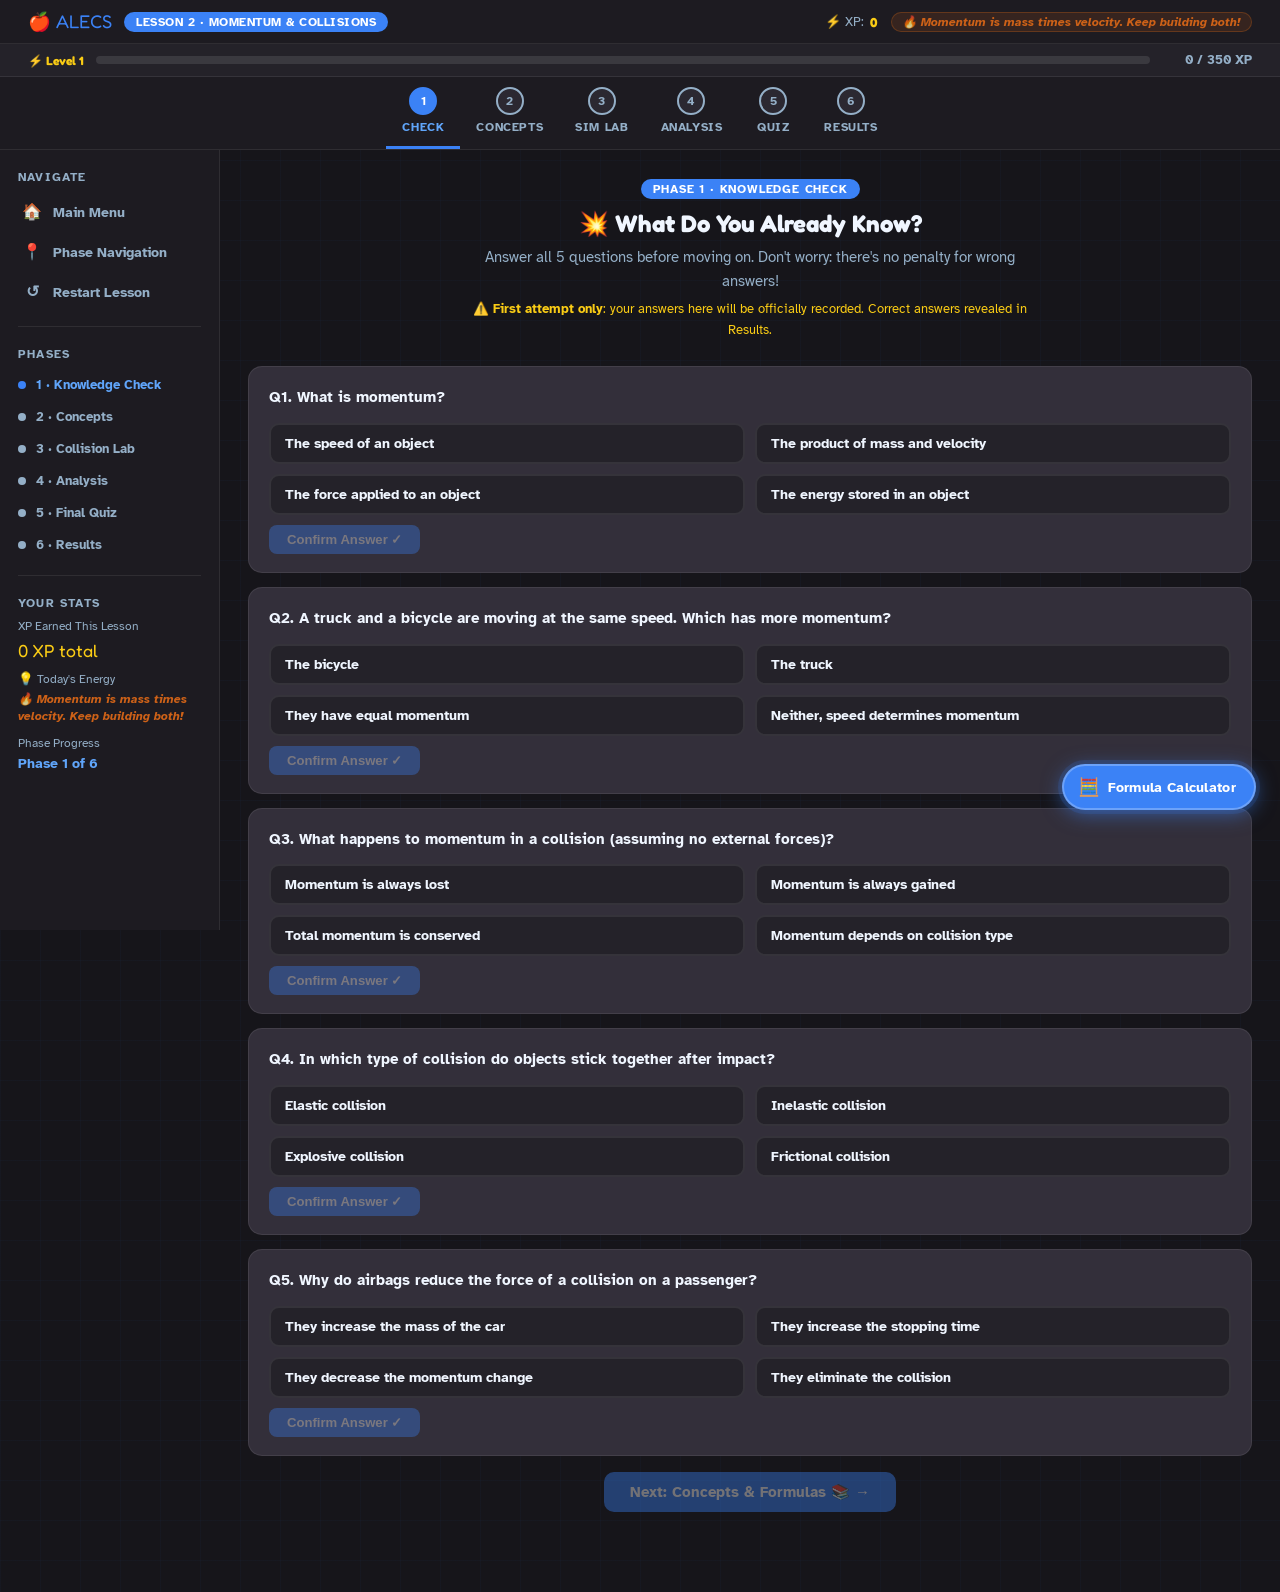
<file: lesson2.html>
﻿<!DOCTYPE html>
<html lang="en">
<head>
<meta charset="UTF-8"/>
<meta name="viewport" content="width=device-width, initial-scale=1.0"/>
<title>A.L.E.C.S.: A SUPPLEMENTARY MOBILE LEARNING APP FOR GRADE 10 PHYSICS. Lesson 2: Momentum &amp; Collisions</title>
<link href="https://fonts.googleapis.com/css2?family=Atkinson+Hyperlegible:wght@400;700&family=Fredoka:wght@500;600;700&display=swap" rel="stylesheet"/>
<style>
/* ── TOKENS ── */
:root {
  --navy:    #16151a;
  --navy2:   #1d1b21;
  --navy3:   #242229;
  --card:    #2b2831;
  --card2:   #332f3a;
  --orange:  #f97316;
  --orange2: #fb923c;
  --yellow:  #facc15;
  --green:   #22c55e;
  --red:     #ef4444;
  --purple:  #9b59b6;
  --blue:    #3b82f6;
  --text:    #f0f6ff;
  --muted:   #94afc7;
  --border:  rgba(255,255,255,.08);
  --radius:  14px;
  --ff-head: 'Fredoka', sans-serif;
  --ff-body: 'Atkinson Hyperlegible', sans-serif;
  --accent:  #3b82f6;   /* blue accent for L2 */
  --accent2: #60a5fa;
}
*, *::before, *::after { box-sizing: border-box; margin: 0; padding: 0; }
html { scroll-behavior: smooth; }
body {
  background: var(--navy);
  color: var(--text);
  font-family: var(--ff-body);
  min-height: 100vh;
  overflow-x: hidden;
  background-image:
    linear-gradient(rgba(59,130,246,.03) 1px, transparent 1px),
    linear-gradient(90deg, rgba(59,130,246,.03) 1px, transparent 1px);
  background-size: 40px 40px;
}

/* ── TOP BAR ── */
#topbar {
  display: flex; align-items: center; justify-content: space-between;
  padding: 10px 28px;
  background: var(--navy2);
  border-bottom: 1px solid var(--border);
  position: sticky; top: 0; z-index: 200;
}
#topbar-left { display: flex; align-items: center; gap: 12px; }
.logo-link { font-family: var(--ff-head); font-size: 1.15rem; color: var(--accent); text-decoration: none; display: flex; align-items: center; gap: 7px; }
.lesson-badge { background: var(--accent); color: #fff; font-size: .72rem; font-weight: 800; padding: 3px 12px; border-radius: 20px; letter-spacing: .5px; text-transform: uppercase; }
#topbar-right { display: flex; align-items: center; gap: 14px; }
.xp-live { display: flex; align-items: center; gap: 6px; font-size: .82rem; color: var(--muted); }
.xp-live strong { color: var(--yellow); font-weight: 800; font-family: var(--ff-head); }
.streak-pill { background: rgba(249,115,22,.15); border: 1px solid rgba(249,115,22,.3); color: var(--orange); padding: 2px 10px; border-radius: 99px; font-size: .78rem; font-weight: 700; }

/* ── XP BAR ── */
#xp-bar-row {
  display: flex; align-items: center; gap: 12px;
  padding: 8px 28px; background: var(--navy3);
  border-bottom: 1px solid var(--border);
  font-size: .8rem; font-weight: 700;
}
#level-lbl { color: var(--yellow); white-space: nowrap; font-family: var(--ff-head); font-size: .75rem; }
#xp-track { flex: 1; height: 8px; background: rgba(255,255,255,.1); border-radius: 99px; overflow: hidden; }
#xp-fill { height: 100%; border-radius: 99px; background: linear-gradient(90deg, var(--accent), var(--yellow)); transition: width .6s ease; }
#xp-lbl { color: var(--muted); white-space: nowrap; min-width: 90px; text-align: right; }

/* ── PHASE STEPPER ── */
#phase-stepper {
  display: flex; justify-content: center;
  background: var(--navy2); border-bottom: 1px solid var(--border);
  overflow-x: auto; scrollbar-width: none;
}
#phase-stepper::-webkit-scrollbar { display: none; }
.step-item {
  display: flex; flex-direction: column; align-items: center;
  padding: 10px 16px 12px; border-bottom: 3px solid transparent;
  transition: all .3s; cursor: default; min-width: 70px;
}
.step-item.active { border-color: var(--accent); }
.step-item.done   { border-color: var(--green); }
.step-bubble {
  width: 28px; height: 28px; border-radius: 50%;
  display: flex; align-items: center; justify-content: center;
  font-size: .75rem; font-weight: 800;
  background: var(--card); border: 2px solid var(--muted); color: var(--muted);
  margin-bottom: 5px; transition: all .3s;
}
.step-item.active .step-bubble { background: var(--accent); border-color: var(--accent); color: #fff; }
.step-item.done   .step-bubble { background: var(--green); border-color: var(--green); color: #fff; }
.step-label { font-size: .73rem; font-weight: 700; text-transform: uppercase; letter-spacing: .6px; color: var(--muted); white-space: nowrap; }
.step-item.active .step-label { color: var(--accent2); }
.step-item.done   .step-label { color: var(--green); }

/* ── LAYOUT ── */
#page-body { display: flex; min-height: calc(100vh - 120px); }

/* ── SIDEBAR ── */
#lesson-sidebar {
  width: 220px; flex-shrink: 0; background: var(--navy2);
  border-right: 1px solid var(--border); padding: 20px 0 40px;
  position: sticky; top: 120px;
  height: calc(100vh - 120px); overflow-y: auto; scrollbar-width: none;
}
#lesson-sidebar::-webkit-scrollbar { display: none; }
.sb-section-label { font-size: .72rem; font-weight: 800; text-transform: uppercase; letter-spacing: 1.2px; color: var(--muted); padding: 0 18px; margin-bottom: 8px; margin-top: 20px; }
.sb-section-label:first-child { margin-top: 0; }
.sb-btn { display: flex; align-items: center; gap: 10px; width: 100%; padding: 10px 18px; background: none; border: none; border-left: 3px solid transparent; color: var(--muted); font-family: var(--ff-body); font-size: .88rem; font-weight: 700; cursor: pointer; text-align: left; text-decoration: none; transition: color .2s, background .2s, border-color .2s; }
.sb-btn:hover { background: rgba(59,130,246,.06); color: var(--text); border-color: var(--accent); }
.sb-btn.danger:hover { background: rgba(239,68,68,.08); color: var(--red); border-color: var(--red); }
.sb-btn .sb-icon { font-size: 1rem; width: 22px; text-align: center; }
.sb-phase-list { padding: 0; list-style: none; }
.sb-phase-item { display: flex; align-items: center; gap: 10px; padding: 8px 18px; font-size: .82rem; font-weight: 700; color: var(--muted); transition: color .2s; }
.sb-phase-item.active { color: var(--accent2); }
.sb-phase-item.done   { color: var(--green); }
.sb-phase-dot { width: 8px; height: 8px; border-radius: 50%; background: var(--muted); flex-shrink: 0; transition: background .3s; }
.sb-phase-item.active .sb-phase-dot { background: var(--accent); }
.sb-phase-item.done   .sb-phase-dot { background: var(--green); }
.sb-divider { height: 1px; background: var(--border); margin: 14px 18px; }

/* ── CONTENT ── */
#lesson-content { flex: 1; min-width: 0; padding: 28px 28px 80px; }
.phase-block { display: none; }
.phase-block.active { display: block; }

/* ── CONFIRM MODAL ── */
#confirm-modal { display: none; position: fixed; inset: 0; background: rgba(0,0,0,.6); z-index: 9999; align-items: center; justify-content: center; }
#confirm-modal.open { display: flex; }
#confirm-box { background: var(--card); border: 1px solid var(--border); border-radius: var(--radius); padding: 28px 32px; max-width: 380px; width: 90%; text-align: center; }
#confirm-box h3 { font-family: var(--ff-head); font-size: 1rem; color: var(--text); margin-bottom: 10px; }
#confirm-box p  { font-size: .88rem; color: var(--muted); line-height: 1.6; margin-bottom: 22px; }
#confirm-box .gap-row { justify-content: center; }

/* ── SECTION HEADER ── */
.section-header { text-align: center; margin-bottom: 26px; }
.phase-tag { display: inline-block; background: var(--accent); color: #fff; font-size: .75rem; font-weight: 800; padding: 3px 12px; border-radius: 12px; text-transform: uppercase; letter-spacing: .8px; margin-bottom: 10px; }
.section-header h2 { font-family: var(--ff-head); font-size: 1.5rem; color: var(--text); margin-bottom: 8px; }
.section-header p { color: var(--muted); font-size: .92rem; line-height: 1.6; max-width: 560px; margin: 0 auto; }

/* ── CARDS ── */
.l1-card { background: var(--card); border: 1px solid var(--border); border-radius: var(--radius); padding: 22px; margin-bottom: 16px; }
.l1-card-title { font-family: var(--ff-head); font-size: .85rem; color: var(--accent2); text-transform: uppercase; letter-spacing: 1px; margin-bottom: 14px; }

/* ── BUTTONS ── */
.l1-btn { display: inline-flex; align-items: center; gap: 8px; padding: 11px 26px; border: none; border-radius: 10px; font-family: var(--ff-body); font-weight: 800; font-size: .93rem; cursor: pointer; transition: .2s; }
.l1-btn-primary  { background: var(--accent); color: #fff; }
.l1-btn-primary:hover  { background: var(--accent2); transform: translateY(-1px); }
.l1-btn-secondary { background: var(--card2); color: var(--text); border: 1px solid var(--border); }
.l1-btn-secondary:hover { background: var(--navy3); }
.l1-btn-green    { background: var(--green); color: #fff; }
.l1-btn-green:hover { filter: brightness(1.1); }
.l1-btn-sm { padding: 7px 16px; font-size: .82rem; }
.l1-btn:disabled { opacity: .4; cursor: not-allowed; transform: none !important; }

/* ── KNOWLEDGE CHECK ── */
.kc-question { background: var(--card2); border: 1px solid var(--border); border-radius: var(--radius); padding: 18px 20px; margin-bottom: 14px; }
.kc-q-text { font-weight: 700; font-size: .96rem; line-height: 1.55; margin-bottom: 14px; }
.kc-options { display: grid; grid-template-columns: 1fr 1fr; gap: 10px; }
.kc-opt { background: var(--navy3); border: 2px solid var(--border); border-radius: 10px; padding: 10px 14px; cursor: pointer; font-family: var(--ff-body); font-size: .88rem; font-weight: 600; color: var(--text); text-align: left; transition: border-color .2s, background .2s; }
.kc-opt:hover:not(:disabled) { border-color: var(--accent); background: rgba(59,130,246,.08); }
.kc-opt.correct { background: rgba(34,197,94,.12); border-color: var(--green); color: var(--green); }
.kc-opt.wrong   { background: rgba(239,68,68,.12); border-color: var(--red); color: var(--red); }
.kc-opt.selected { background: rgba(255,255,255,.07); border-color: var(--muted); color: var(--text); }
.kc-opt:disabled { cursor: default; }
.kc-opt.pending-selected { border-color: var(--accent); background: rgba(59,130,246,.14); box-shadow: 0 0 0 2px rgba(59,130,246,.22) inset; }
.kc-feedback { margin-top: 10px; padding: 8px 14px; border-radius: 8px; font-weight: 700; font-size: .86rem; display: none; }
.kc-feedback.show { display: block; }
.kc-feedback.correct { background: rgba(34,197,94,.12); border: 1px solid var(--green); color: var(--green); }
.kc-feedback.wrong   { background: rgba(239,68,68,.12); border: 1px solid var(--red); color: var(--red); }
.kc-feedback.recorded { background: rgba(59,130,246,.16); border: 2px solid var(--accent); color: var(--text); font-size: .92rem; padding: 10px 16px; box-shadow: 0 0 10px rgba(59,130,246,.25); animation: kcRecordedPop .35s ease; }
@keyframes kcRecordedPop { 0% { transform: scale(.95); opacity: .3; } 100% { transform: scale(1); opacity: 1; } }
.kc-confirm-btn { margin-top: 10px; padding: 7px 18px; border: none; border-radius: 8px; background: var(--accent); color: #fff; font-weight: 800; font-size: .82rem; cursor: pointer; opacity: .35; pointer-events: none; transition: opacity .2s, transform .15s; }
.kc-confirm-btn.enabled { opacity: 1; pointer-events: auto; animation: kcConfirmPulse 1.5s ease-in-out infinite; }
.kc-confirm-btn.enabled:hover { transform: translateY(-1px); filter: brightness(1.08); }
@keyframes kcConfirmPulse { 0%, 100% { box-shadow: 0 0 0 0 rgba(59,130,246,.45); } 50% { box-shadow: 0 0 0 7px rgba(59,130,246,0); } }

/* ── CONCEPTS ── */
.formula-grid { display: grid; grid-template-columns: 1fr 1fr; gap: 14px; }
.formula-item { background: var(--navy3); border: 1px solid var(--border); border-radius: 10px; padding: 16px; }
.formula-item.wide { grid-column: 1 / -1; }
.formula-eq { font-family: var(--ff-head); font-size: .88rem; color: var(--yellow); margin-bottom: 6px; }
.formula-item p { font-size: .82rem; color: var(--muted); line-height: 1.55; }

/* ── SIMULATION GAME (Phase 3) ── */
.sim-panel { background: var(--card2); border: 1px solid var(--border); border-radius: var(--radius); overflow: hidden; margin-bottom: 16px; }
.sim-header { display: flex; align-items: center; justify-content: space-between; padding: 12px 18px; border-bottom: 1px solid var(--border); }
.sim-title { font-family: var(--ff-head); font-size: .85rem; color: var(--accent2); text-transform: uppercase; letter-spacing: 1px; }
.sim-phase-badge { background: var(--navy3); border: 1px solid var(--border); border-radius: 8px; padding: 4px 12px; font-size: .78rem; font-weight: 700; color: var(--muted); }
#sim-canvas { display: block; width: 100%; background: #0a1628; }
.sim-controls { padding: 14px 18px; background: var(--card2); border-top: 1px solid var(--border); }
.control-row { display: flex; align-items: center; gap: 14px; margin-bottom: 10px; }
.control-row label { font-size: .82rem; font-weight: 700; color: var(--muted); min-width: 220px; }
.control-row label span { color: var(--yellow); font-family: var(--ff-head); font-size: .85rem; min-width: 60px; display: inline-block; }
.control-row input[type=range] { flex: 1; accent-color: var(--accent); height: 4px; cursor: pointer; }
.sim-stats { display: flex; flex-wrap: wrap; gap: 8px; padding: 10px 18px; background: var(--navy3); border-top: 1px solid var(--border); }
.stat-chip { background: var(--card); border: 1px solid var(--border); border-radius: 8px; padding: 5px 12px; font-size: .78rem; color: var(--muted); }
.stat-chip strong { color: var(--yellow); font-weight: 800; }
.sim-msg { display: none; margin: 12px 18px 0; padding: 12px 16px; border-radius: 10px; font-weight: 700; font-size: .94rem; text-align: center; }
.sim-msg.show.correct { display: block; background: rgba(34,197,94,.15); border: 1px solid var(--green); color: var(--green); }
.sim-msg.show.wrong   { display: block; background: rgba(239,68,68,.12); border: 1px solid var(--red); color: var(--red); }
.sim-msg.show.info    { display: block; background: rgba(59,130,246,.1); border: 1px solid var(--accent); color: var(--accent2); }

/* ── COLLISION TYPE TOGGLE ── */
.col-type-row { display: flex; gap: 10px; padding: 10px 18px; }
.col-type-btn { flex: 1; padding: 9px; border: 2px solid var(--border); border-radius: 10px; background: var(--navy3); color: var(--muted); font-family: var(--ff-body); font-weight: 800; font-size: .85rem; cursor: pointer; transition: .2s; }
.col-type-btn.active { border-color: var(--accent); background: rgba(59,130,246,.1); color: var(--accent2); }
.col-type-btn.next-hint { border-color: var(--yellow); box-shadow: 0 0 0 3px rgba(250,204,21,.3); animation: colNextPulse 1.3s ease-in-out infinite; }
.col-type-btn.next-hint::after { content: '  ➜ Next step!'; color: var(--yellow); font-weight: 800; }
@keyframes colNextPulse { 0%, 100% { box-shadow: 0 0 0 0 rgba(250,204,21,.4); } 50% { box-shadow: 0 0 0 8px rgba(250,204,21,0); } }

/* ── PHASE PROGRESS STRIP ── */
#sim-goals-strip { display: flex; flex-wrap: wrap; gap: 8px; padding: 12px 18px; background: var(--navy2); border-bottom: 1px solid var(--border); margin-bottom: 16px; border-radius: var(--radius); }
.goal-pill { display: flex; align-items: center; gap: 6px; background: var(--card); border: 1px solid var(--border); border-radius: 20px; padding: 5px 12px; font-size: .78rem; font-weight: 700; color: var(--muted); transition: .3s; }
.goal-pill.done { background: rgba(34,197,94,.1); border-color: var(--green); color: var(--green); }
.goal-pill .gp-dot { width: 8px; height: 8px; border-radius: 50%; background: var(--muted); transition: .3s; }
.goal-pill.done .gp-dot { background: var(--green); }
#goals-count { font-size: .82rem; font-weight: 800; color: var(--yellow); font-family: var(--ff-head); margin-left: auto; }

/* ── MOMENTUM BARS ── */
.mom-bar-wrap { margin-bottom: 12px; }
.mom-bar-label { display: flex; justify-content: space-between; font-size: .82rem; font-weight: 700; margin-bottom: 4px; }
.mom-bar-track { height: 18px; background: var(--navy3); border-radius: 6px; overflow: hidden; }
.mom-bar-fill { height: 100%; border-radius: 6px; transition: width .6s ease; }
.mom-bar-fill.a { background: linear-gradient(90deg, var(--accent), var(--blue)); }
.mom-bar-fill.b { background: linear-gradient(90deg, var(--orange), var(--yellow)); }

/* ── SAFETY BUTTONS ── */
.safety-grid { display: flex; gap: 10px; flex-wrap: wrap; margin: 10px 0; }
.safety-btn { padding: 10px 18px; border: 2px solid var(--border); border-radius: 12px; background: var(--navy3); color: var(--muted); font-family: var(--ff-body); font-weight: 800; font-size: .85rem; cursor: pointer; transition: .2s; }
.safety-btn:hover { border-color: var(--green); color: var(--green); background: rgba(34,197,94,.08); }
.safety-btn.active { border-color: var(--green); color: var(--green); background: rgba(34,197,94,.12); }

/* ── ANALYSIS ── */
.perf-bar-row { margin-bottom: 14px; }
.perf-bar-labels { display: flex; justify-content: space-between; font-size: .84rem; font-weight: 700; margin-bottom: 6px; }
.perf-bar-labels span:last-child { color: var(--yellow); }
.perf-bar-track { height: 12px; background: var(--navy3); border-radius: 6px; overflow: hidden; }
.perf-bar-fill { height: 100%; border-radius: 6px; background: linear-gradient(90deg, var(--accent), var(--yellow)); width: 0; transition: width 1.2s cubic-bezier(.4,0,.2,1); }
.perf-bar-fill.purple { background: linear-gradient(90deg, var(--purple), var(--accent)); }
.tip-callout { background: rgba(59,130,246,.08); border-left: 4px solid var(--accent); border-radius: 0 10px 10px 0; padding: 12px 18px; font-size: .9rem; line-height: 1.65; margin-top: 16px; color: var(--text); }

/* ── QUIZ ── */
.quiz-meta { display: flex; align-items: center; justify-content: space-between; margin-bottom: 8px; }
.quiz-counter { font-size: .84rem; color: var(--muted); font-weight: 700; }
.quiz-score-live { font-size: .84rem; color: var(--yellow); font-weight: 800; font-family: var(--ff-head); }
.quiz-progress-bar { height: 6px; background: var(--navy3); border-radius: 3px; overflow: hidden; margin-bottom: 20px; }
.quiz-progress-fill { height: 100%; background: var(--accent); border-radius: 3px; transition: width .5s ease; }
.quiz-q-text { font-weight: 700; font-size: 1rem; line-height: 1.55; margin-bottom: 16px; }
.quiz-options { display: flex; flex-direction: column; gap: 10px; }
.quiz-opt { background: var(--navy3); border: 2px solid var(--border); border-radius: 10px; padding: 11px 18px; cursor: pointer; font-family: var(--ff-body); font-size: .92rem; font-weight: 600; color: var(--text); text-align: left; transition: border-color .2s, background .2s; }
.quiz-opt:hover:not(:disabled) { border-color: var(--accent); }
.quiz-opt.correct { background: rgba(34,197,94,.12); border-color: var(--green); color: var(--green); }
.quiz-opt.wrong   { background: rgba(239,68,68,.12); border-color: var(--red); color: var(--red); }
.quiz-opt.selected { background: rgba(255,255,255,.07); border-color: var(--muted); color: var(--text); }
.quiz-opt:disabled { cursor: default; }
.quiz-feedback { margin-top: 14px; padding: 10px 16px; border-radius: 8px; font-weight: 700; font-size: .87rem; display: none; line-height: 1.5; }
.quiz-feedback.show { display: block; }
.quiz-feedback.correct { background: rgba(34,197,94,.12); border: 1px solid var(--green); color: var(--green); }
.quiz-feedback.wrong   { background: rgba(239,68,68,.12); border: 1px solid var(--red); color: var(--red); }
.quiz-feedback.recorded { background: rgba(59,130,246,.16); border: 2px solid var(--accent); color: var(--text); font-size: .92rem; padding: 10px 16px; box-shadow: 0 0 10px rgba(59,130,246,.25); animation: kcRecordedPop .35s ease; }

/* ── RESULTS ── */
.result-hero { text-align: center; padding: 28px 0 20px; }
.result-score-num { font-family: var(--ff-head); font-size: 4.5rem; color: var(--yellow); line-height: 1; display: block; }
.result-score-denom { font-size: .88rem; color: var(--muted); margin-top: 6px; }
.badge-grid { display: flex; flex-wrap: wrap; justify-content: center; gap: 14px; margin: 18px 0; }
.badge-card { background: var(--card2); border: 2px solid var(--yellow); border-radius: 16px; padding: 16px 20px; text-align: center; min-width: 120px; animation: badge-pop .4s cubic-bezier(.34,1.56,.64,1) both; }
.badge-card .badge-icon { font-size: 2.2rem; display: block; margin-bottom: 8px; }
.badge-card .badge-name { font-weight: 800; color: var(--yellow); font-size: .82rem; font-family: var(--ff-head); }
@keyframes badge-pop { 0%{transform:scale(0);opacity:0;} 100%{transform:scale(1);opacity:1;} }
.takeaways-list { list-style: none; font-size: .9rem; line-height: 2; color: var(--muted); }
.takeaways-list li strong { color: var(--text); }
#answer-review { margin-top: 20px; }
.review-section-title { font-family: var(--ff-head); font-size: .85rem; color: var(--accent); text-transform: uppercase; letter-spacing: 1px; margin-bottom: 12px; padding-bottom: 8px; border-bottom: 1px solid var(--border); }
.review-item { background: var(--navy3); border-radius: 10px; padding: 14px 16px; margin-bottom: 10px; border-left: 3px solid var(--border); }
.review-item.correct-ans { border-left-color: var(--green); }
.review-item.wrong-ans { border-left-color: var(--red); }
.review-q { font-size: .88rem; font-weight: 700; color: var(--text); margin-bottom: 6px; }
.review-correct { font-size: .82rem; color: var(--green); font-weight: 700; }
.review-exp { font-size: .8rem; color: var(--muted); margin-top: 4px; }

/* ── XP TOAST ── */
#xp-toast { position: fixed; top: 80px; right: 24px; background: var(--card2); border: 2px solid var(--yellow); border-radius: 12px; padding: 10px 18px; font-weight: 800; font-size: .88rem; color: var(--yellow); font-family: var(--ff-head); transform: translateX(140%); transition: transform .4s cubic-bezier(.34,1.56,.64,1); z-index: 500; white-space: nowrap; }
#xp-toast.show { transform: translateX(0); }

/* ── FUNFACT TOAST ── */
#funfact-toast { position: fixed; bottom: 28px; right: 28px; background: var(--card2); border: 2px solid var(--yellow); border-radius: 14px; padding: 14px 38px 14px 18px; max-width: 300px; font-size: .83rem; line-height: 1.55; z-index: 999; transform: translateX(140%); transition: transform .4s cubic-bezier(.34,1.56,.64,1); }
#funfact-toast.show { transform: translateX(0); }
#funfact-toast .ff-label { font-weight: 800; color: var(--yellow); font-size: .8rem; margin-bottom: 5px; display: block; }
#funfact-toast .ff-close { position: absolute; top: 8px; right: 12px; background: none; border: none; color: var(--muted); cursor: pointer; font-size: 1rem; }

/* ── DRAG & DROP (Phase 2) ── */
.drag-bank {
  display: flex; flex-wrap: wrap; gap: 10px;
  margin-bottom: 18px; min-height: 48px;
  padding: 12px 14px;
  background: var(--navy3); border: 1px dashed var(--border); border-radius: 10px;
}
.drag-bank-label { font-size: .72rem; font-weight: 800; text-transform: uppercase; letter-spacing: .8px; color: var(--muted); margin-bottom: 8px; }
.drag-chip {
  background: linear-gradient(135deg, var(--accent), #2563eb);
  color: #fff; padding: 8px 18px; border-radius: 20px;
  font-weight: 800; font-size: .82rem; cursor: grab;
  user-select: none; transition: opacity .2s, transform .15s, box-shadow .2s;
  font-family: var(--ff-head); letter-spacing: .3px;
  box-shadow: 0 2px 8px rgba(59,130,246,.3);
}
.drag-chip:hover { transform: translateY(-2px); box-shadow: 0 4px 14px rgba(59,130,246,.45); }
.drag-chip:active { cursor: grabbing; opacity: .65; transform: scale(.96); }
.drag-chip.placed { opacity: .25; pointer-events: none; transform: none; box-shadow: none; }
.drag-chip.tap-selected { outline: 3px solid var(--yellow); box-shadow: 0 0 0 4px rgba(250,204,21,.25); }
.l2-drop-zone { cursor: pointer; }
.l2-drop-zone {
  border: 2px dashed rgba(59,130,246,.35); border-radius: 10px;
  padding: 11px 16px; min-height: 50px;
  display: flex; align-items: center; gap: 10px;
  font-size: .84rem; color: var(--muted);
  margin-bottom: 9px; transition: border-color .2s, background .2s;
  position: relative;
}
.l2-drop-zone .dz-label { flex: 1; font-style: italic; }
.l2-drop-zone .dz-slot {
  min-width: 170px; padding: 6px 14px; border-radius: 20px;
  background: var(--navy3); border: 2px dashed rgba(59,130,246,.25);
  font-size: .8rem; color: var(--muted); text-align: center;
  font-family: var(--ff-head); transition: all .2s;
}
.l2-drop-zone.drag-over { border-color: var(--accent); background: rgba(59,130,246,.07); }
.l2-drop-zone.drag-over .dz-slot { border-color: var(--accent); }
.l2-drop-zone.filled .dz-slot { background: rgba(59,130,246,.15); border-color: var(--accent); color: var(--accent2); border-style: solid; }
.l2-drop-zone.correct .dz-slot { background: rgba(34,197,94,.15); border-color: var(--green); color: var(--green); border-style: solid; }
.l2-drop-zone.wrong .dz-slot { background: rgba(239,68,68,.12); border-color: var(--red); color: var(--red); border-style: solid; }
.l2-drop-zone .dz-correct-ans { display: none; font-size: .75rem; color: var(--muted); margin-top: 4px; font-style: italic; }
.l2-drop-zone.wrong .dz-correct-ans { display: block; }
#l2-drag-result {
  margin-top: 14px; padding: 11px 16px; border-radius: 10px;
  font-weight: 800; font-size: .9rem; display: none;
}
#l2-drag-result.show.correct { display: block; background: rgba(34,197,94,.14); border: 2px solid var(--green); color: var(--green); box-shadow: 0 0 10px rgba(34,197,94,.25); animation: kcRecordedPop .35s ease; }
#l2-drag-result.show.wrong   { display: block; background: rgba(239,68,68,.12); border: 2px solid var(--red); color: var(--red); box-shadow: 0 0 10px rgba(239,68,68,.25); animation: kcRecordedPop .35s ease; }
#l2-drag-result.show.info    { display: block; background: rgba(59,130,246,.12); border: 2px solid var(--accent); color: var(--accent2); box-shadow: 0 0 10px rgba(59,130,246,.2); animation: kcRecordedPop .35s ease; }
.dd-score-row { display: flex; align-items: center; gap: 10px; margin-bottom: 10px; font-size: .83rem; color: var(--muted); font-weight: 700; }
.dd-score-badge { background: var(--card2); border: 1px solid var(--border); border-radius: 8px; padding: 4px 12px; font-family: var(--ff-head); font-size: .78rem; color: var(--yellow); }
.dd-attempts-badge { background: var(--card2); border: 1px solid var(--border); border-radius: 8px; padding: 4px 12px; font-size: .78rem; color: var(--muted); }

/* ── UTILS ── */

/* ── PHASE NAV MODAL ── */
#phase-nav-modal { display: none; position: fixed; inset: 0; background: rgba(0,0,0,.65); z-index: 9999; align-items: center; justify-content: center; }
#phase-nav-modal.open { display: flex; }
#phase-nav-box { background: var(--card); border: 1px solid var(--border); border-radius: var(--radius); padding: 24px 28px; max-width: 420px; width: 92%; }
#phase-nav-box h3 { font-family: var(--ff-head); font-size: .95rem; color: var(--text); margin-bottom: 6px; }
#phase-nav-box p { font-size: .83rem; color: var(--muted); margin-bottom: 16px; line-height: 1.5; }
.pnav-list { list-style: none; display: flex; flex-direction: column; gap: 8px; margin-bottom: 16px; padding: 0; }
.pnav-item { display: flex; align-items: center; justify-content: space-between; padding: 10px 14px; background: var(--navy3); border: 1px solid var(--border); border-radius: 10px; cursor: pointer; transition: .2s; }
.pnav-item:hover { border-color: var(--accent); background: rgba(255,107,43,.06); }
.pnav-item.locked { opacity: .35; cursor: not-allowed; }
.pnav-item .pnav-name { font-weight: 700; font-size: .88rem; color: var(--text); }
.pnav-item .pnav-status { font-size: .75rem; font-weight: 700; color: var(--green); }

.hidden { display: none !important; }
.text-center { text-align: center; }
.mt-4 { margin-top: 16px; }
.gap-row { display: flex; gap: 10px; flex-wrap: wrap; align-items: center; }
.lab-step-pill { flex: 1; background: var(--card); border: 2px solid var(--border); border-radius: 10px; padding: 10px 6px; text-align: center; font-size: .78rem; font-weight: 700; color: var(--muted); transition: .3s; min-width: 60px; }
.lab-step-pill.active { border-color: var(--accent); color: var(--accent2); background: rgba(59,130,246,.08); }
.lab-step-pill.done { border-color: var(--green); color: var(--green); background: rgba(34,197,94,.08); }
.divider { height: 1px; background: var(--border); margin: 20px 0; }
.info-box { background: rgba(59,130,246,.07); border: 1px solid rgba(59,130,246,.2); border-radius: 10px; padding: 12px 16px; font-size: .86rem; line-height: 1.6; color: var(--text); margin-bottom: 12px; }
.conserved-badge { display: inline-block; background: rgba(34,197,94,.15); border: 1px solid var(--green); border-radius: 8px; padding: 4px 12px; font-size: .8rem; font-weight: 800; color: var(--green); margin-top: 8px; }

@media (max-width:640px) {
  .kc-options { grid-template-columns: 1fr; }
  .formula-grid { grid-template-columns: 1fr; }
  .formula-item.wide { grid-column: 1; }
  .step-label { display: none; }
  .step-item { min-width: 44px; padding: 10px 8px 12px; }
  .result-score-num { font-size: 3rem; }
  #lesson-content { padding: 18px 14px 60px; }
}
#mobile-menu-btn { display: none; flex-direction: column; justify-content: center; gap: 4px; width: 34px; height: 34px; background: transparent; border: none; cursor: pointer; padding: 0; margin-right: 4px; }
#mobile-menu-btn .hamburger-line { display: block; width: 20px; height: 2px; border-radius: 2px; background: var(--text); }
#mobile-menu-backdrop { display: none; position: fixed; inset: 0; background: rgba(0,0,0,.55); z-index: 499; }
#mobile-menu-backdrop.show { display: block; }
@media (max-width:1100px) and (min-width:861px) {
  #lesson-sidebar { width: 180px; }
  #lesson-content { padding: 24px 20px 80px; }
}
@media (max-width:860px) {
  #mobile-menu-btn { display: flex; }
  #lesson-sidebar {
    position: fixed; top: 0; left: 0; height: 100vh; width: 260px; z-index: 500;
    transform: translateX(-100%); transition: transform .25s ease;
    box-shadow: 6px 0 24px rgba(0,0,0,.45);
  }
  #lesson-sidebar.mobile-open { transform: translateX(0); }
}

.check-ready { background: var(--accent) !important; color: #fff !important; border-color: transparent !important; font-size: .95rem !important; padding: 11px 26px !important; font-weight: 800 !important; animation: checkReadyPulse 1.4s ease-in-out infinite; }
@keyframes checkReadyPulse { 0%, 100% { box-shadow: 0 0 0 0 rgba(59,130,246,.5); } 50% { box-shadow: 0 0 0 9px rgba(0,0,0,0); } }
#kc-next-btn:not(:disabled), #p2-next-btn:not(:disabled), #to-analysis-btn:not(:disabled) { animation: nextStepPulse 1.4s ease-in-out infinite; font-weight: 800; }
@keyframes nextStepPulse { 0%, 100% { box-shadow: 0 0 0 0 rgba(59,130,246,.55); } 50% { box-shadow: 0 0 0 10px rgba(59,130,246,0); } }
.quiz-opt.pending-selected { border-color: var(--accent); background: rgba(59,130,246,.14); box-shadow: 0 0 0 2px rgba(59,130,246,.22) inset; }
</style>
</head>
<body>

<!-- TOP BAR -->
<div id="topbar">
  <div id="topbar-left">
    <button id="mobile-menu-btn" onclick="toggleMobileMenu()" aria-label="Open menu" title="Menu">
      <span class="hamburger-line"></span><span class="hamburger-line"></span><span class="hamburger-line"></span>
    </button>
    <a href="index.html" class="logo-link">🍎 ALECS</a>
    <span class="lesson-badge">Lesson 2 · Momentum &amp; Collisions</span>
  </div>
  <div id="topbar-right">
    <div class="xp-live">⚡ XP: <strong id="xp-display">0</strong></div>
    <div class="streak-pill" id="streak-display"></div>
  </div>
</div>

<!-- Mobile drawer backdrop -->
<div id="mobile-menu-backdrop" onclick="closeMobileMenu()"></div>

<!-- XP BAR -->
<div id="xp-bar-row">
  <span id="level-lbl">⚡ Level 1</span>
  <div id="xp-track"><div id="xp-fill" style="width:0%"></div></div>
  <span id="xp-lbl">0 / 450 XP</span>
</div>

<!-- PHASE STEPPER -->
<div id="phase-stepper">
  <div class="step-item active" id="step-1"><div class="step-bubble">1</div><div class="step-label">Check</div></div>
  <div class="step-item" id="step-2"><div class="step-bubble">2</div><div class="step-label">Concepts</div></div>
  <div class="step-item" id="step-3"><div class="step-bubble">3</div><div class="step-label">Sim Lab</div></div>
  <div class="step-item" id="step-4"><div class="step-bubble">4</div><div class="step-label">Analysis</div></div>
  <div class="step-item" id="step-5"><div class="step-bubble">5</div><div class="step-label">Quiz</div></div>
  <div class="step-item" id="step-6"><div class="step-bubble">6</div><div class="step-label">Results</div></div>
</div>

<!-- PHASE NAV MODAL -->
<div id="phase-nav-modal">
  <div id="phase-nav-box">
    <h3>📍 Phase Navigation</h3>
    <p>Review your progress or revisit any completed phase. XP is not re-awarded in review mode.</p>
    <ul class="pnav-list" id="pnav-list"></ul>
    <div style="display:flex;gap:10px;justify-content:center">
      <button class="l1-btn l1-btn-secondary l1-btn-sm" onclick="closePhaseNav()">Close</button>
    </div>
  </div>
</div>

<!-- CONFIRM MODAL -->
<div id="confirm-modal">
  <div id="confirm-box">
    <h3 id="confirm-title">Are you sure?</h3>
    <p id="confirm-msg">This action cannot be undone.</p>
    <div class="gap-row">
      <button class="l1-btn l1-btn-secondary l1-btn-sm" onclick="closeConfirm()">Cancel</button>
      <button class="l1-btn l1-btn-primary l1-btn-sm" id="confirm-ok-btn">Confirm</button>
    </div>
  </div>
</div>

<!-- PAGE BODY -->
<div id="page-body">

<!-- SIDEBAR -->
<nav id="lesson-sidebar">
  <div class="sb-section-label">Navigate</div>
  <a href="index.html" class="sb-btn"><span class="sb-icon">🏠</span> Main Menu</a>
  <button class="sb-btn" onclick="openPhaseNav()"><span class="sb-icon">📍</span> Phase Navigation</button>
  <button class="sb-btn danger" onclick="confirmRestart()"><span class="sb-icon">↺</span> Restart Lesson</button>

  <div class="sb-divider"></div>
  <div class="sb-section-label">Phases</div>
  <ul class="sb-phase-list" id="sb-phase-list">
    <li class="sb-phase-item active" id="sb-step-1"><div class="sb-phase-dot"></div>1 · Knowledge Check</li>
    <li class="sb-phase-item" id="sb-step-2"><div class="sb-phase-dot"></div>2 · Concepts</li>
    <li class="sb-phase-item" id="sb-step-3"><div class="sb-phase-dot"></div>3 · Collision Lab</li>
    <li class="sb-phase-item" id="sb-step-4"><div class="sb-phase-dot"></div>4 · Analysis</li>
    <li class="sb-phase-item" id="sb-step-5"><div class="sb-phase-dot"></div>5 · Final Quiz</li>
    <li class="sb-phase-item" id="sb-step-6"><div class="sb-phase-dot"></div>6 · Results</li>
  </ul>

  <div class="sb-divider"></div>
  <div class="sb-section-label">Your Stats</div>
  <div style="padding:0 18px">
    <div style="font-size:.78rem;color:var(--muted);margin-bottom:6px">XP Earned This Lesson</div>
    <div style="font-family:var(--ff-head);font-size:1.1rem;color:var(--yellow)" id="sb-xp-earned">0 XP</div>
    <div style="font-size:.78rem;color:var(--muted);margin-top:10px;margin-bottom:4px">💡 Today's Energy</div>
    <div style="font-size:.75rem;font-weight:700;color:var(--orange);font-style:italic;line-height:1.4" id="sb-streak"></div>
    <div style="font-size:.78rem;color:var(--muted);margin-top:10px;margin-bottom:4px">Phase Progress</div>
    <div style="font-size:.88rem;color:var(--accent2);font-weight:700" id="sb-phase-prog">Phase 1 of 6</div>
  </div>
</nav>

<!-- LESSON CONTENT -->
<div id="lesson-content">

<!-- ═══════════════════════════════════════
     PHASE 1: KNOWLEDGE CHECK
═══════════════════════════════════════ -->
<div id="phase-1" class="phase-block active">
  <div class="section-header">
    <div class="phase-tag">Phase 1 · Knowledge Check</div>
    <h2>💥 What Do You Already Know?</h2>
    <p>Answer all 5 questions before moving on. Don't worry: there's no penalty for wrong answers!</p>
    <p style="font-size:.8rem;color:var(--yellow);margin-top:6px">⚠️ <strong>First attempt only</strong>: your answers here will be officially recorded. Correct answers revealed in Results.</p>
  </div>
  <div id="kc-questions-wrap"></div>
  <div class="text-center mt-4">
    <button class="l1-btn l1-btn-primary" id="kc-next-btn" disabled onclick="goPhase(2)">Next: Concepts &amp; Formulas 📚 →</button>
  </div>
</div>

<!-- ═══════════════════════════════════════
     PHASE 2: CONCEPTS & FORMULAS
═══════════════════════════════════════ -->
<div id="phase-2" class="phase-block">
  <div class="section-header">
    <div class="phase-tag">Phase 2 · Concepts</div>
    <h2>📚 Momentum &amp; Collisions</h2>
    <p>Master the key formulas and ideas before heading to the Collision Lab!</p>
  </div>

  <div class="l1-card">
    <div class="l1-card-title">⚡ What is Momentum?</div>
    <p style="font-size:.9rem;color:var(--muted);line-height:1.75;margin-bottom:14px">
      <strong style="color:var(--text)">Momentum (p)</strong> is the "quantity of motion" an object has. A heavy truck moving slowly can have the same momentum as a small bullet moving very fast. The harder an object is to stop, the more momentum it has!
    </p>
    <div class="formula-grid">
      <div class="formula-item">
        <div class="formula-eq">p = m × v</div>
        <p><strong>p</strong> = momentum (kg·m/s)<br><strong>m</strong> = mass (kg)<br><strong>v</strong> = velocity (m/s)</p>
      </div>
      <div class="formula-item">
        <div class="formula-eq">F = Δp / t</div>
        <p><strong>F</strong> = force (N)<br><strong>Δp</strong> = change in momentum<br><strong>t</strong> = stopping time (s)</p>
      </div>
      <div class="formula-item wide">
        <div class="formula-eq">m₁v₁ + m₂v₂ = m₁v₁' + m₂v₂'</div>
        <p><strong>Conservation of Momentum</strong>: Total momentum before a collision equals total momentum after. This holds for both elastic and inelastic collisions.</p>
      </div>
    </div>
  </div>

  <div class="l1-card">
    <div class="l1-card-title">🎯 Elastic vs Inelastic Collisions</div>
    <div class="formula-grid">
      <div class="formula-item">
        <div class="formula-eq" style="color:var(--green)">⚡ Elastic</div>
        <p>Objects <strong style="color:var(--text)">bounce apart</strong> after collision. Both momentum AND kinetic energy are conserved. Example: billiard balls hitting each other.</p>
      </div>
      <div class="formula-item">
        <div class="formula-eq" style="color:var(--orange)">💥 Inelastic</div>
        <p>Objects <strong style="color:var(--text)">stick together</strong> after collision. Momentum is conserved but kinetic energy is NOT fully conserved. Example: two clay balls colliding.</p>
      </div>
      <div class="formula-item wide">
        <div class="formula-eq">Inelastic final velocity: v' = (m₁v₁ + m₂v₂) / (m₁ + m₂)</div>
        <p>When objects stick together their combined mass moves at this final velocity.</p>
      </div>
    </div>
  </div>

  <div class="l1-card">
    <div class="l1-card-title">🛡️ Impulse &amp; Safety Features</div>
    <div class="formula-grid">
      <div class="formula-item">
        <div class="formula-eq">Impulse = F × t = Δp</div>
        <p>Impulse equals the change in momentum. Increasing stopping time <strong style="color:var(--text)">reduces the force</strong> experienced: this is why airbags and crumple zones save lives!</p>
      </div>
      <div class="formula-item">
        <div class="formula-eq" style="color:var(--green)">Safety Devices</div>
        <p><strong style="color:var(--text)">Seatbelts, airbags, crumple zones</strong> all work by increasing the collision time (t), which reduces force F = Δp/t and protects passengers.</p>
      </div>
    </div>
  </div>

  <div class="l1-card" id="l2-dragdrop-card">
    <div class="l1-card-title">🧩 Match the Formula to Its Meaning</div>
    <p style="font-size:.84rem;color:var(--muted);margin-bottom:14px">Drag each blue chip to the drop zone that matches its description. Get all 5 correct to earn bonus XP!</p>

    <div class="dd-score-row">
      <span>Score:</span>
      <span class="dd-score-badge" id="dd-score-badge">0 / 5</span>
      <span style="margin-left:auto">Attempts:</span>
      <span class="dd-attempts-badge" id="dd-attempts-badge">0</span>
    </div>

    <div class="drag-bank-label">Tap a chip, then tap a drop zone 👇 (or drag)</div>
    <div class="drag-bank" id="l2-drag-bank">
      <div class="drag-chip l2-chip" draggable="true" data-val="p = m × v" id="l2dc-1">p = m × v</div>
      <div class="drag-chip l2-chip" draggable="true" data-val="F = Δp / t" id="l2dc-2">F = Δp / t</div>
      <div class="drag-chip l2-chip" draggable="true" data-val="m₁v₁ + m₂v₂ = m₁v₁' + m₂v₂'" id="l2dc-3">Conservation Law</div>
      <div class="drag-chip l2-chip" draggable="true" data-val="Impulse = F × t" id="l2dc-4">Impulse = F × t</div>
      <div class="drag-chip l2-chip" draggable="true" data-val="v' = (m₁v₁ + m₂v₂) / (m₁ + m₂)" id="l2dc-5">Inelastic v'</div>
    </div>

    <div class="l2-drop-zone" data-answer="p = m × v" id="l2dz-1">
      <span class="dz-label">Momentum of a moving object</span>
      <div>
        <div class="dz-slot" id="l2dz-slot-1">Drop formula here</div>
        <div class="dz-correct-ans">✓ Correct: p = m × v</div>
      </div>
    </div>
    <div class="l2-drop-zone" data-answer="F = Δp / t" id="l2dz-2">
      <span class="dz-label">Force needed to change momentum over time</span>
      <div>
        <div class="dz-slot" id="l2dz-slot-2">Drop formula here</div>
        <div class="dz-correct-ans">✓ Correct: F = Δp / t</div>
      </div>
    </div>
    <div class="l2-drop-zone" data-answer="m₁v₁ + m₂v₂ = m₁v₁' + m₂v₂'" id="l2dz-3">
      <span class="dz-label">Total momentum before = total momentum after collision</span>
      <div>
        <div class="dz-slot" id="l2dz-slot-3">Drop formula here</div>
        <div class="dz-correct-ans">✓ Correct: Conservation Law</div>
      </div>
    </div>
    <div class="l2-drop-zone" data-answer="Impulse = F × t" id="l2dz-4">
      <span class="dz-label">Change in momentum = force × time applied</span>
      <div>
        <div class="dz-slot" id="l2dz-slot-4">Drop formula here</div>
        <div class="dz-correct-ans">✓ Correct: Impulse = F × t</div>
      </div>
    </div>
    <div class="l2-drop-zone" data-answer="v' = (m₁v₁ + m₂v₂) / (m₁ + m₂)" id="l2dz-5">
      <span class="dz-label">Final velocity when two objects stick together</span>
      <div>
        <div class="dz-slot" id="l2dz-slot-5">Drop formula here</div>
        <div class="dz-correct-ans">✓ Correct: Inelastic v'</div>
      </div>
    </div>

    <div id="l2-drag-result"></div>
    <div class="mt-4 gap-row">
      <button class="l1-btn l1-btn-secondary l1-btn-sm" id="check-btn-l2" onclick="checkL2Drag()">Check Matches ✓</button>
      <button class="l1-btn l1-btn-secondary l1-btn-sm" onclick="resetL2Drag()">Reset ↺</button>
    </div>
  </div>

  <div class="text-center mt-4">
    <button class="l1-btn l1-btn-primary" id="p2-next-btn" disabled onclick="goPhase(3)">Let's Experiment: Collision Lab 💥 →</button>
  </div>
</div>

<!-- ═══════════════════════════════════════
     PHASE 3: COLLISION LAB SIMULATION
═══════════════════════════════════════ -->
<div id="phase-3" class="phase-block">
  <div class="section-header">
    <div class="phase-tag">Phase 3 · Collision Lab</div>
    <h2>💥 Momentum & Collision Lab</h2>
    <p>Complete <strong>3 steps</strong> in order: calculate momentum, try elastic collisions, then inelastic collisions. Each step has a question!</p>
  </div>

  <!-- STEP PROGRESS BAR -->
  <div style="background:var(--card);border:1px solid var(--border);border-radius:var(--radius);padding:14px 18px;margin-bottom:16px">
    <div style="font-size:.75rem;font-weight:800;color:var(--muted);text-transform:uppercase;letter-spacing:.8px;margin-bottom:10px">Lab Progress</div>
    <div style="display:flex;gap:8px;align-items:center">
      <div class="lab-step-pill" id="lstep-A">Step A<br><span style="font-size: .73rem">Momentum Calc</span></div>
      <div style="color:var(--muted);font-size:1.2rem">→</div>
      <div class="lab-step-pill" id="lstep-B">Step B<br><span style="font-size: .73rem">Elastic</span></div>
      <div style="color:var(--muted);font-size:1.2rem">→</div>
      <div class="lab-step-pill" id="lstep-C">Step C<br><span style="font-size: .73rem">Inelastic</span></div>
      <div style="color:var(--muted);font-size:1.2rem">→</div>
      <div class="lab-step-pill" id="lstep-D">Step D<br><span style="font-size: .73rem">Safety</span></div>
    </div>
  </div>

  <!-- GOALS STRIP (kept for scoring) -->
  <div id="sim-goals-strip" style="display:none">
    <div class="goal-pill" id="sim-goal-1"><div class="gp-dot"></div>Momentum Calc</div>
    <div class="goal-pill" id="sim-goal-2"><div class="gp-dot"></div>Elastic (2 sims)</div>
    <div class="goal-pill" id="sim-goal-3"><div class="gp-dot"></div>Inelastic (2 sims)</div>
    <div class="goal-pill" id="sim-goal-4"><div class="gp-dot"></div>Safety Feature</div>
    <div id="goals-count">0 / 4</div>
  </div>

  <!-- MOMENTUM CALCULATOR -->
  <div class="l1-card">
    <div class="l1-card-title">⚡ Phase A: Momentum Calculator</div>
    <p style="font-size:.84rem;color:var(--muted);margin-bottom:14px">Set mass and velocity for two objects and compare their momentum. Which is harder to stop?</p>

    <div class="control-row">
      <label>Object A's Mass: <span id="ma-val">1000</span> kg</label>
      <input type="range" id="mass-a" min="100" max="5000" step="100" value="1000" oninput="updateMomentum()">
    </div>
    <div class="control-row">
      <label>Object A's Velocity: <span id="va-val">10</span> m/s</label>
      <input type="range" id="vel-a" min="1" max="50" step="1" value="10" oninput="updateMomentum()">
    </div>
    <div class="control-row">
      <label>Object B's Mass: <span id="mb-val">500</span> kg</label>
      <input type="range" id="mass-b" min="100" max="5000" step="100" value="500" oninput="updateMomentum()">
    </div>
    <div class="control-row">
      <label>Object B's Velocity: <span id="vb-val">20</span> m/s</label>
      <input type="range" id="vel-b" min="1" max="50" step="1" value="20" oninput="updateMomentum()">
    </div>

    <div class="mom-bar-wrap" style="margin-top:14px">
      <div class="mom-bar-label"><span>Object A: <strong id="pa-label">—</strong></span><span id="pa-win" style="color:var(--accent2)"></span></div>
      <div class="mom-bar-track"><div class="mom-bar-fill a" id="pa-bar" style="width:0%"></div></div>
    </div>
    <div class="mom-bar-wrap">
      <div class="mom-bar-label"><span>Object B: <strong id="pb-label">—</strong></span></div>
      <div class="mom-bar-track"><div class="mom-bar-fill b" id="pb-bar" style="width:0%"></div></div>
    </div>
    <div id="mom-verdict" class="info-box" style="display:none"></div>
    <div class="text-center mt-4">
      <button class="l1-btn l1-btn-primary l1-btn-sm" onclick="calcMomentum()">⚡ Calculate Momentum</button>
    </div>
  </div>

  <!-- COLLISION SIMULATION -->
  <div class="l1-card" style="padding:0;overflow:hidden">
    <div class="sim-header">
      <div class="sim-title">💥 Phase B: Collision Simulation</div>
      <div class="sim-phase-badge" id="col-type-display" style="background:rgba(59,130,246,.15);border:1.5px solid var(--accent);color:var(--text);font-size:.82rem;padding:6px 14px;font-weight:800">⚡ Elastic · 0 / 2 done</div>
    </div>
    <div style="background:rgba(255,215,0,.07);border:1.5px solid var(--yellow);border-radius:10px;margin:12px 16px 4px;padding:10px 14px;font-size:.82rem;color:var(--yellow)">
      📋 <strong>Goal:</strong> Complete <strong>2 Elastic</strong> + <strong>2 Inelastic</strong> simulations: each pair must use <strong>different values</strong> (repeating the same inputs won't count).
    </div>

    <!-- COLLISION TYPE TOGGLE -->
    <div class="col-type-row">
      <button class="col-type-btn active" id="btn-elastic" onclick="setCollisionType('elastic')">⚡ Elastic (Bounce)</button>
      <button class="col-type-btn" id="btn-inelastic" onclick="setCollisionType('inelastic')">💥 Inelastic (Stick)</button>
    </div>

    <!-- CANVAS -->
    <canvas id="sim-canvas" height="180"></canvas>

    <!-- CONTROLS -->
    <div class="sim-controls">
      <div class="control-row">
        <label>Block A Mass: <span id="sim-ma-val">2</span> kg</label>
        <input type="range" id="sim-mass-a" min="1" max="10" step="0.5" value="2" oninput="updateSimPreview()">
      </div>
      <div class="control-row">
        <label>Block A Velocity: <span id="sim-va-val">5</span> m/s →</label>
        <input type="range" id="sim-vel-a" min="1" max="15" step="0.5" value="5" oninput="updateSimPreview()">
      </div>
      <div class="control-row">
        <label>Block B Mass: <span id="sim-mb-val">2</span> kg</label>
        <input type="range" id="sim-mass-b" min="1" max="10" step="0.5" value="2" oninput="updateSimPreview()">
      </div>
      <div class="control-row">
        <label>Block B Velocity: <span id="sim-vb-val">5</span> m/s ←</label>
        <input type="range" id="sim-vel-b" min="1" max="15" step="0.5" value="5" oninput="updateSimPreview()">
      </div>
      <div class="control-row">
        <label>Starting Distance: <span id="sim-dist-val">3</span> m apart</label>
        <input type="range" id="sim-distance" min="1" max="10" step="0.5" value="3" oninput="updateSimPreview()">
      </div>
    </div>

    <!-- STATS -->
    <div class="sim-stats">
      <div class="stat-chip">p before: <strong id="s-pbefore">—</strong></div>
      <div class="stat-chip">p after: <strong id="s-pafter">—</strong></div>
      <div class="stat-chip">v A after: <strong id="s-va-after">—</strong></div>
      <div class="stat-chip">v B after: <strong id="s-vb-after">—</strong></div>
      <div class="stat-chip" id="s-conserved-chip">Conserved: <strong id="s-conserved">—</strong></div>
    </div>

    <!-- MESSAGE -->
    <div class="sim-msg" id="sim-msg"></div>

    <!-- BUTTONS -->
    <div class="gap-row" style="padding:14px 18px 16px;">
      <button class="l1-btn l1-btn-primary" id="run-col-btn" onclick="runCollision()">💥 Run Collision!</button>
      <button class="l1-btn l1-btn-secondary l1-btn-sm" onclick="resetSim()">↺ Reset</button>
    </div>
  </div>

  <!-- IMPULSE & SAFETY -->
  <div class="l1-card">
    <div class="l1-card-title">🛡️ Phase C: Impulse &amp; Safety Features</div>
    <p style="font-size:.84rem;color:var(--muted);margin-bottom:14px">A car crashes and must stop. Δp = 20,000 kg·m/s. Adjust stopping time OR apply a safety feature to see how force changes!</p>

    <div class="control-row">
      <label>Stopping Time: <span id="stop-time-val">1.0</span> s</label>
      <input type="range" id="stop-time" min="0.5" max="10" step="0.5" value="1" oninput="updateSafety()">
    </div>

    <div class="perf-bar-row" style="margin-top:14px">
      <div class="perf-bar-labels"><span>Impact Force</span><span id="force-val">—</span></div>
      <div class="perf-bar-track"><div class="perf-bar-fill" id="force-bar" style="background:linear-gradient(90deg,var(--green),var(--red))"></div></div>
    </div>

    <p style="font-size:.82rem;color:var(--muted);margin: 8px 0 12px">Apply a safety feature to automatically increase stopping time:</p>
    <div class="safety-grid">
      <button class="safety-btn" id="sf-seatbelt" onclick="applySafety('seatbelt')">🚗 Seatbelt (+1s)</button>
      <button class="safety-btn" id="sf-airbag"   onclick="applySafety('airbag')">💨 Airbag (+3s)</button>
      <button class="safety-btn" id="sf-crumple"  onclick="applySafety('crumple')">🚧 Crumple Zone (+5s)</button>
    </div>
    <div id="safety-result" class="info-box" style="display:none;margin-top:12px"></div>
  </div>

  <div class="text-center mt-4">
    <button class="l1-btn l1-btn-green" id="to-analysis-btn" disabled onclick="goPhase(4)">Proceed to Analysis 📊 →</button>
  </div>
</div>

<!-- ═══════════════════════════════════════
     PHASE 4: PERFORMANCE ANALYSIS
═══════════════════════════════════════ -->
<div id="phase-4" class="phase-block">
  <div class="section-header">
    <div class="phase-tag">Phase 4</div>
    <h2>📊 Lab Performance Analysis</h2>
    <p>Here's a breakdown of what you discovered in the Collision Lab!</p>
  </div>

  <div class="l1-card">
    <div class="l1-card-title">Your Lab Stats</div>
    <div class="perf-bar-row">
      <div class="perf-bar-labels"><span>Experiments Completed</span><span id="pa-exp-val">—</span></div>
      <div class="perf-bar-track"><div class="perf-bar-fill" id="pa-exp-bar"></div></div>
    </div>
    <div class="perf-bar-row">
      <div class="perf-bar-labels"><span>Collisions Simulated</span><span id="pa-col-val">—</span></div>
      <div class="perf-bar-track"><div class="perf-bar-fill purple" id="pa-col-bar"></div></div>
    </div>
    <div class="perf-bar-row">
      <div class="perf-bar-labels"><span>Safety Features Tested</span><span id="pa-safe-val">—</span></div>
      <div class="perf-bar-track"><div class="perf-bar-fill" id="pa-safe-bar" style="background:linear-gradient(90deg,var(--green),var(--accent))"></div></div>
    </div>
    <div class="tip-callout" id="pa-tip-box">Analysing your performance…</div>
  </div>

  <div class="l1-card" style="background:rgba(255,215,0,.05);border-color:rgba(255,215,0,.2)">
    <div class="l1-card-title" style="color:var(--yellow)">🧠 Concept Reinforcement</div>
    <p style="font-size:.9rem;color:var(--muted);line-height:1.75">
      <strong style="color:var(--text)">Momentum is always conserved</strong> in any collision: elastic or inelastic.<br>
      In an <strong style="color:var(--green)">elastic collision</strong>, kinetic energy is also conserved; objects bounce apart.<br>
      In an <strong style="color:var(--orange)">inelastic collision</strong>, objects stick together; kinetic energy is lost as heat/sound.<br>
      <strong style="color:var(--text)">F = Δp/t</strong>: increasing stopping time (with airbags, crumple zones, seatbelts) <em>directly reduces force</em>.
    </p>
  </div>

  <div class="text-center mt-4">
    <button class="l1-btn l1-btn-primary" onclick="goPhase(5)">Take the Final Quiz 📝 →</button>
  </div>
</div>

<!-- ═══════════════════════════════════════
     PHASE 5: FINAL QUIZ
═══════════════════════════════════════ -->
<div id="phase-5" class="phase-block">
  <div class="section-header">
    <div class="phase-tag">Phase 5 · Final Quiz</div>
    <h2>📝 Quiz Time!</h2>
    <p>10 questions on momentum, collisions, and impulse.</p>
    <p style="font-size:.8rem;color:var(--yellow);margin-top:6px">⚠️ <strong>First attempt only</strong>: your answers here will be officially recorded. Correct answers revealed in Results.</p>
  </div>
  <div class="l1-card">
    <div class="quiz-meta">
      <div class="quiz-counter">Question <span id="q-num">1</span> of 10</div>
    </div>
    <div class="quiz-progress-bar"><div class="quiz-progress-fill" id="q-prog-fill"></div></div>
    <div class="quiz-q-text" id="q-text"></div>
    <div class="quiz-options" id="q-options"></div>
    <div class="quiz-feedback" id="q-feedback"></div>
    <div class="mt-4 text-center">
      <button class="l1-btn l1-btn-primary" id="q-next-btn" style="display:none" onclick="nextQuestion()">Next Question →</button>
    </div>
  </div>
</div>

<!-- ═══════════════════════════════════════
     PHASE 6: RESULTS & BADGES
═══════════════════════════════════════ -->
<div id="phase-6" class="phase-block">
  <div class="section-header">
    <div class="phase-tag">Phase 6 · Results</div>
    <h2>🏆 Lesson Complete!</h2>
    <p>Here's your final summary for Lesson 2: Momentum &amp; Collisions.</p>
  </div>

  <div class="l1-card">
    <div class="result-hero">
      <span class="result-score-num" id="final-score-num">—</span>
      <div class="result-score-denom">out of 10 quiz questions</div>
    </div>
    <div class="badge-grid" id="badge-grid"></div>
  </div>

  <div class="l1-card">
    <div class="l1-card-title">📌 Key Takeaways</div>
    <ul class="takeaways-list">
      <li>✅ <strong>Momentum</strong> = mass × velocity (p = mv)</li>
      <li>✅ <strong>Momentum is conserved</strong> before and after ALL collisions.</li>
      <li>✅ <strong>Elastic</strong> = bounce apart (KE conserved); <strong>Inelastic</strong> = stick together (KE not fully conserved).</li>
      <li>✅ <strong>F = Δp/t</strong>: more stopping time = less force (key to safety devices).</li>
      <li>✅ Seatbelts, airbags &amp; crumple zones all reduce injury by increasing stopping time.</li>
    </ul>
  </div>

  <div class="l1-card" id="answer-review"></div>

  <div class="text-center gap-row" style="justify-content:center">
    <button class="l1-btn l1-btn-secondary" onclick="restartLesson()">↺ Restart Lesson</button>
    <a href="index.html" class="l1-btn l1-btn-primary">🏠 Back to Dashboard →</a>
  </div>
</div>

</div><!-- /lesson-content -->
</div><!-- /page-body -->

<!-- XP TOAST -->
<div id="xp-toast">+0 XP</div>

<!-- FUN FACT TOAST -->
<div id="funfact-toast">
  <span class="ff-label">💡 Did You Know?</span>
  <span id="ff-text"></span>
  <button class="ff-close" onclick="closeFunFact()">✕</button>
</div>

<script>
/* ═══════════════════════════════════════════════════
   STATE MANAGEMENT
═══════════════════════════════════════════════════ */
const XP_PER_LEVEL = 350;

function getDefaultUser() {
  return {
    name: 'Student', xp: 0, level: 1, streak: 0, lastLoginDate: null,
    lessons: { 1:{pct:0,unlocked:true}, 2:{pct:0,unlocked:true}, 3:{pct:0,unlocked:false}, 4:{pct:0,unlocked:false} },
    lesson2: { phase:1, colSimCount:0, safetyTested:0, goalsCompleted:0, quizScore:0, complete:false }
  };
}

function loadUser() {
  try {
    const raw = localStorage.getItem('alecs_user');
    if (!raw) return getDefaultUser();
    const u = JSON.parse(raw);
    if (!u.lesson2) u.lesson2 = getDefaultUser().lesson2;
    if (!u.lessons) u.lessons = getDefaultUser().lessons;
    if (!u.lessons[2]) u.lessons[2] = { pct:0, unlocked:true };
    return u;
  } catch { return getDefaultUser(); }
}

function saveUser(u) { localStorage.setItem('alecs_user', JSON.stringify(u)); }
function _recordScore(n, field, value) {
  const u = loadUser();
  if (!u.scores) u.scores = {};
  if (!u.scores[n]) u.scores[n] = {kcScore:0,kcTotal:5,conceptScore:0,gameScore:0,analysisScore:0,quizScore:0,quizTotal:10};
  const firstOnly = ["kcScore","conceptScore","analysisScore","gameScore","quizScore"];
  if (firstOnly.includes(field) && u.scores[n][field] > 0) return;
  u.scores[n][field] = value;
  saveUser(u);
}
function todayStr() { return new Date().toISOString().slice(0,10); }

function updateStreak(u) {
  const today = todayStr();
  if (!u.lastLoginDate) { u.streak = 1; u.lastLoginDate = today; return; }
  if (u.lastLoginDate === today) return;
  const diff = Math.round((new Date(today) - new Date(u.lastLoginDate)) / 86400000);
  u.streak = diff === 1 ? u.streak + 1 : 1;
  u.lastLoginDate = today;
}

/* ── PHYSICS CHEERS ── */
const PHYSICS_CHEERS = [
  "💥 Like momentum: the more you learn, the harder you are to stop!",
  "🌊 Stay in motion. Newton says objects in motion stay in motion!",
  "🔥 Momentum is mass times velocity. Keep building both!",
  "⚡ Elastic or inelastic. Either way, momentum is always conserved!",
  "💡 Physics isn't memorization. It's understanding how the world bounces back!",
  "🚗 Seatbelts save lives by increasing stopping time. Physics protects people!",
  "🎱 Billiard balls and physics: every shot is a lesson in conservation!",
  "🏋️ The more force you apply to learning, the greater your acceleration!",
  "🔬 Science is seeing what everyone else has seen and thinking what no one has thought.",
];
function getPhysicsCheer() {
  return PHYSICS_CHEERS[Math.floor(Math.random() * PHYSICS_CHEERS.length)];
}
function _showQuote() {
  const cheer = getPhysicsCheer();
  ['streak-display','sb-streak'].forEach(id => {
    const el = document.getElementById(id);
    if (el) { el.textContent = cheer; el.style.fontStyle='italic'; el.style.opacity='.8'; el.style.fontSize='0.75rem'; }
  });
}


function awardXP(amount, label, silent) {
  if (silent) { _pendingXP += amount; return; }
  const u = loadUser();
  u.xp += amount;
  while (u.xp >= XP_PER_LEVEL && u.level < 5) { u.xp -= XP_PER_LEVEL; u.level++; }
  if (u.level >= 5) { u.xp = Math.min(u.xp, XP_PER_LEVEL - 1); u.level = 5; }
  saveUser(u);
  renderXP(u);
  showXPToast('+' + amount + ' XP' + (label ? ' · ' + label : ''));
  syncLesson2Progress();
}
function flushPendingXP() {
  if (_pendingXP <= 0) return;
  const amount = _pendingXP;
  _pendingXP = 0;
  awardXP(amount, null);
}

function renderXP(u) {
  const totalXP = u.xp + (u.level - 1) * XP_PER_LEVEL;
  const atMax = u.level >= 5;
  document.getElementById('xp-display').textContent = totalXP;
  document.getElementById('level-lbl').textContent = atMax ? '⚡ Level 5 · MAX' : '⚡ Level ' + u.level;
  document.getElementById('xp-lbl').textContent = atMax ? 'MAX LEVEL' : u.xp + ' / ' + XP_PER_LEVEL + ' XP';
  document.getElementById('xp-fill').style.width = (atMax ? 100 : (u.xp / XP_PER_LEVEL * 100)) + '%';
  _showQuote();
}

function showXPToast(msg) {
  const t = document.getElementById('xp-toast');
  t.textContent = msg; t.classList.add('show');
  setTimeout(() => t.classList.remove('show'), 2200);
}

function syncLesson2Progress() {
  try {
    const u = loadUser();
    const l2 = u.lesson2;
    let pct = 0;
    if (currentPhase >= 2) pct = Math.max(pct, 17);
    if (currentPhase >= 3) pct = Math.max(pct, 33);
    if (l2.goalsCompleted >= 2) pct = Math.max(pct, 50);
    if (l2.goalsCompleted >= 4) pct = Math.max(pct, 70);
    if (currentPhase >= 4) pct = Math.max(pct, 75);
    if (currentPhase >= 5) pct = Math.max(pct, 85);
    if (l2.quizScore > 0) pct = Math.max(pct, Math.round(75 + (l2.quizScore / 10) * 24)); // max 99 here
    if (l2.complete) pct = 100;
    // Never set 100 here. Only showResults() does that
    pct = Math.min(pct, l2.complete ? 100 : 99);
    u.lessons[2].pct = Math.max(u.lessons[2].pct || 0, pct);
    saveUser(u);
  } catch(e) {}
}

// Init
const USER = loadUser();
updateStreak(USER);
if (USER.xpBeforeLesson2 === undefined) USER.xpBeforeLesson2 = USER.xp + (USER.level - 1) * XP_PER_LEVEL;
saveUser(USER);
renderXP(USER);

/* ═══════════════════════════════════════════════════
   PHASE NAVIGATION
═══════════════════════════════════════════════════ */
let currentPhase = 1;
let _resuming = false; // flag to skip XP re-award on resume

function goPhase(n) {
  if (n >= 1) { const fab = document.getElementById('notepad-fab'); if(fab) fab.classList.add('visible'); }
  document.getElementById('phase-' + currentPhase).className = 'phase-block';
  document.getElementById('step-' + currentPhase).className = 'step-item done';
  currentPhase = n;
  document.getElementById('phase-' + n).className = 'phase-block active';
  document.getElementById('step-' + n).className = 'step-item active';
  // Re-mark all earlier steps done
  for (let i = 1; i < n; i++) {
    const s = document.getElementById('step-' + i);
    if (s) s.className = 'step-item done';
  }
  window.scrollTo({ top:0, behavior:'smooth' });
  syncSidebar();
  // Only award phase-unlock XP if this is NOT a resume
  if (!_resuming) {
    const phaseXP = {2:10, 3:15, 4:10, 5:20, 6:0};
    if (phaseXP[n]) awardXP(phaseXP[n], 'Phase ' + n + ' unlocked');
  }
  if (n === 2) shuffleConceptZones();
  if (n === 3) initLabPhase();
  if (n === 4) { flushPendingXP(); showAnalysis(); }
  if (n === 5) initQuiz();
  if (n === 6) showResults();
  // Save phase
  const u = loadUser(); u.lesson2.phase = n; saveUser(u);
  syncLesson2Progress();
}

const PHASE_NAMES_L2 = {1:'Knowledge Check',2:'Concepts',3:'Collision Lab',4:'Analysis',5:'Final Quiz',6:'Results'};
function toggleMobileMenu() {
  const sb = document.getElementById('lesson-sidebar');
  const bd = document.getElementById('mobile-menu-backdrop');
  if (!sb || !bd) return;
  const opening = !sb.classList.contains('mobile-open');
  sb.classList.toggle('mobile-open', opening);
  bd.classList.toggle('show', opening);
}
function closeMobileMenu() {
  const sb = document.getElementById('lesson-sidebar');
  const bd = document.getElementById('mobile-menu-backdrop');
  if (sb) sb.classList.remove('mobile-open');
  if (bd) bd.classList.remove('show');
}

function openPhaseNav() {
  closeMobileMenu();
  const u = loadUser();
  const maxPhase = u.lesson2 && u.lesson2.phase ? u.lesson2.phase : 1;
  const list = document.getElementById('pnav-list');
  list.innerHTML = '';
  for (let i=1; i<=6; i++) {
    const li = document.createElement('li');
    li.className = 'pnav-item' + (i > maxPhase ? ' locked' : '');
    const statusText = i === currentPhase ? '(current)' : i < maxPhase ? '✓ done' : i === maxPhase ? '▶ here' : '🔒';
    const statusColor = i < maxPhase ? 'var(--green)' : i === maxPhase ? 'var(--yellow)' : 'var(--muted)';
    li.innerHTML = `<span class="pnav-name">Phase ${i} · ${PHASE_NAMES_L2[i]}</span><span class="pnav-status" style="color:${statusColor}">${statusText}</span>`;
    if (i <= maxPhase) li.onclick = () => { closePhaseNav(); goPhaseReview(i); };
    list.appendChild(li);
  }
  document.getElementById('phase-nav-modal').classList.add('open');
}
function closePhaseNav() { document.getElementById('phase-nav-modal').classList.remove('open'); }
function goPhaseReview(n) {
  document.getElementById('phase-' + currentPhase).className = 'phase-block';
  document.getElementById('step-' + currentPhase).className = 'step-item done';
  currentPhase = n;
  document.getElementById('phase-' + n).className = 'phase-block active';
  document.getElementById('step-' + n).className = 'step-item active';
  for (let i=1;i<n;i++) { const s=document.getElementById('step-'+i); if(s) s.className='step-item done'; }
  window.scrollTo({top:0, behavior:'smooth'});
  syncSidebar();
  if (n===3) initLabPhase();
  if (n===4) showAnalysis();
  if (n===5) initQuiz();
  if (n===6) showResults();
}

// Resume to saved phase silently (no XP re-award)
function resumeToSavedPhase() {
  const u = loadUser();
  const saved = u.lesson2 && u.lesson2.phase ? u.lesson2.phase : 1;
  const fab2 = document.getElementById('notepad-fab'); if(fab2) fab2.classList.add('visible');
  // Restore XP guard flags to prevent re-farming on reload
  if (u.lesson2 && u.lesson2.conceptXPAwarded) l2DdCompleted = true;
  if (saved > 1) {
    _resuming = true;
    goPhase(saved);
    _resuming = false;
    const kcBtn = document.getElementById('kc-next-btn');
    if (kcBtn && saved > 1) kcBtn.disabled = false;
    const p2Btn = document.getElementById('p2-next-btn');
    if (p2Btn && saved > 2) p2Btn.disabled = false;
  }
}

function syncSidebar() {
  for (let i = 1; i <= 6; i++) {
    const el = document.getElementById('sb-step-' + i);
    if (!el) continue;
    el.className = 'sb-phase-item' + (i === currentPhase ? ' active' : i < currentPhase ? ' done' : '');
  }
  const u = loadUser();
  _showQuote();
  document.getElementById('sb-phase-prog').textContent = 'Phase ' + currentPhase + ' of 6';
  const totalXP = u.xp + (u.level - 1) * XP_PER_LEVEL;
  document.getElementById('sb-xp-earned').textContent = totalXP + ' XP total';
}

/* ── CONFIRM MODAL ── */
let confirmCallback = null;
function openConfirm(title, msg, onOk) {
  document.getElementById('confirm-title').textContent = title;
  document.getElementById('confirm-msg').textContent = msg;
  confirmCallback = onOk;
  document.getElementById('confirm-modal').classList.add('open');
}
function closeConfirm() {
  document.getElementById('confirm-modal').classList.remove('open');
  confirmCallback = null;
}
document.getElementById('confirm-ok-btn').addEventListener('click', () => { if (confirmCallback) confirmCallback(); closeConfirm(); });
document.getElementById('confirm-modal').addEventListener('click', e => { if (e.target === document.getElementById('confirm-modal')) closeConfirm(); });

function confirmRestart() {
  closeMobileMenu();
  openConfirm('↺ Restart Lesson?', 'This resets all Lesson 2 progress. XP earned this run will be reverted.', () => {
    restartLesson();
  });
}

function restartLesson() {
  const u = loadUser();
  const xpBefore = u.xpBeforeLesson2 || 0;
  u.xp = xpBefore % 1000;
  u.level = 1 + Math.floor(xpBefore / 1000);
  u.lesson2 = getDefaultUser().lesson2;
  if (u.lessons && u.lessons[2]) u.lessons[2].pct = 0;
  u.xpBeforeLesson2 = xpBefore;
  saveUser(u);
  location.reload();
}

/* ── FUN FACTS ── */
const FUN_FACTS = [
  '💥 Car crumple zones extend the crash time from ~0.1s to ~0.3s: cutting force by 3×!',
  '🎱 Billiard balls colliding is nearly perfectly elastic. Almost no energy lost as heat!',
  '🚀 Rockets work using Newton\'s 3rd Law. Exhaust gases shot backward push the rocket forward.',
  '🌍 Earth and Moon are constantly exchanging momentum through gravitational tidal forces.',
  '🧊 A hockey puck sliding on ice loses very little momentum. Nearly frictionless surface!'
];

function showFunFact() {
  const el = document.getElementById('ff-text');
  if (el) el.textContent = FUN_FACTS[Math.floor(Math.random() * FUN_FACTS.length)];
  document.getElementById('funfact-toast').classList.add('show');
  setTimeout(closeFunFact, 6000);
}
function closeFunFact() { document.getElementById('funfact-toast').classList.remove('show'); }

/* ═══════════════════════════════════════════════════
   PHASE 1: KNOWLEDGE CHECK
═══════════════════════════════════════════════════ */
const KC_QUESTIONS = [
  { q: 'What is momentum?', opts: ['The speed of an object', 'The product of mass and velocity', 'The force applied to an object', 'The energy stored in an object'], ans: 1, exp: 'Correct! Momentum p = m × v. It measures how hard it is to stop a moving object.' },
  { q: 'A truck and a bicycle are moving at the same speed. Which has more momentum?', opts: ['The bicycle', 'The truck', 'They have equal momentum', 'Neither, speed determines momentum'], ans: 1, exp: 'The truck! More mass at the same velocity means more momentum (p = mv).' },
  { q: 'What happens to momentum in a collision (assuming no external forces)?', opts: ['Momentum is always lost', 'Momentum is always gained', 'Total momentum is conserved', 'Momentum depends on collision type'], ans: 2, exp: 'Total momentum before = total momentum after. This is the Law of Conservation of Momentum.' },
  { q: 'In which type of collision do objects stick together after impact?', opts: ['Elastic collision', 'Inelastic collision', 'Explosive collision', 'Frictional collision'], ans: 1, exp: 'Inelastic collisions result in objects sticking together. Elastic = bounce apart.' },
  { q: 'Why do airbags reduce the force of a collision on a passenger?', opts: ['They increase the mass of the car', 'They increase the stopping time', 'They decrease the momentum change', 'They eliminate the collision'], ans: 1, exp: 'F = Δp/t. Increasing stopping time t reduces the force F, protecting passengers.' }
];

let kcAnswered = 0;
let _pendingXP = 0;
let kcCorrect = 0;
const kcChosen = [];
const kcPending = [];
const kcConfirmed = [];

function buildKC() {
  const wrap = document.getElementById('kc-questions-wrap');
  wrap.innerHTML = '';
  KC_QUESTIONS.forEach((q, i) => {
    const div = document.createElement('div');
    div.className = 'kc-question';
    div.id = 'kc-q-' + i;
    div.innerHTML = `
      <div class="kc-q-text">Q${i+1}. ${q.q}</div>
      <div class="kc-options">
        ${q.opts.map((o, oi) => `<button class="kc-opt" onclick="selectKC(${i},${oi})">${o}</button>`).join('')}
      </div>
      <button class="kc-confirm-btn" id="kc-confirm-${i}" onclick="confirmKC(${i})">Confirm Answer ✓</button>
      <div class="kc-feedback" id="kc-fb-${i}"></div>`;
    wrap.appendChild(div);
  });
}

function selectKC(qi, chosen) {
  if (kcConfirmed[qi]) return;
  const qDiv = document.getElementById('kc-q-' + qi);
  const opts = qDiv.querySelectorAll('.kc-opt');
  opts.forEach(b => b.classList.remove('pending-selected'));
  opts[chosen].classList.add('pending-selected');
  kcPending[qi] = chosen;
  document.getElementById('kc-confirm-' + qi).classList.add('enabled');
}

function confirmKC(qi) {
  if (kcConfirmed[qi]) return;
  if (kcPending[qi] === undefined) return;
  const chosen = kcPending[qi];
  const q = KC_QUESTIONS[qi];
  const qDiv = document.getElementById('kc-q-' + qi);
  const fb = document.getElementById('kc-fb-' + qi);
  const opts = qDiv.querySelectorAll('.kc-opt');
  opts.forEach(b => b.disabled = true);
  opts[chosen].classList.remove('pending-selected');
  opts[chosen].classList.add('selected');
  kcConfirmed[qi] = true;
  kcChosen[qi] = chosen;
  document.getElementById('kc-confirm-' + qi).remove();
  fb.className = 'kc-feedback show recorded';
  fb.textContent = '📝 Answer recorded.';
  if (chosen === q.ans) { kcCorrect++; awardXP(5, null, true); }
  kcAnswered++;
  if (kcAnswered === KC_QUESTIONS.length) {
    document.getElementById('kc-next-btn').disabled = false;
    const u = loadUser(); u.lesson2.kcScore = kcCorrect; u.lesson2.kcChosen = kcChosen.slice(); saveUser(u);
    _recordScore(2,'kcScore',kcCorrect); _recordScore(2,'kcTotal',5);
  }
}

function shuffleConceptZones() {
  const shuffle = arr => { for (let i = arr.length-1; i>0; i--) { const j = Math.floor(Math.random()*(i+1)); [arr[i],arr[j]]=[arr[j],arr[i]]; } return arr; };
  const bank = document.getElementById('l2-drag-bank');
  if (bank) shuffle([...bank.children]).forEach(c => bank.appendChild(c));
  const zones = [...document.querySelectorAll('#phase-2 .l2-drop-zone')];
  if (zones.length > 1) { const parent = zones[0].parentNode; shuffle(zones).forEach(z => parent.appendChild(z)); }
}

buildKC();

/* ═══════════════════════════════════════════════════
   PHASE 3: COLLISION LAB
═══════════════════════════════════════════════════ */
let goalsCompleted = new Set();
// Load saved colSimCount from localStorage so analysis shows correct count on resume
let colSimCount = (() => { try { const u=loadUser(); return (u.lesson2 && u.lesson2.colSimCount) || 0; } catch{return 0;} })();
let safetyTested = 0;
let collisionType = 'elastic';
let simAnimId = null;
let simCanvas, simCtx;
let elasticAttempts = 0;
let inelasticAttempts = 0;
const MAX_COL_ATTEMPTS = 5;
let elasticSuccesses = 0;
let inelasticSuccesses = 0;
const REQUIRED_SIMS = 2;
let elasticDone = false;
let inelasticDone = false;
let lastElasticValues = null;
let lastInelasticValues = null;

// Lab step pill tracking
function updateLabStepPills() {
  const stepA = document.getElementById('lstep-A');
  const stepB = document.getElementById('lstep-B');
  const stepC = document.getElementById('lstep-C');
  const stepD = document.getElementById('lstep-D');
  if (!stepA) return;
  // A done if momentum was calculated
  if (goalsCompleted.has(1)) { stepA.classList.add('done'); stepA.classList.remove('active'); }
  else stepA.classList.add('active');
  // B
  if (elasticDone) { stepB.classList.add('done'); stepB.classList.remove('active'); }
  else if (goalsCompleted.has(1)) stepB.classList.add('active');
  // C
  if (inelasticDone) { stepC.classList.add('done'); stepC.classList.remove('active'); }
  else if (elasticDone) stepC.classList.add('active');
  // D
  if (goalsCompleted.has(4)) { stepD.classList.add('done'); stepD.classList.remove('active'); }
  else if (inelasticDone) stepD.classList.add('active');
  // Highlight the button for whichever collision type is the obvious next step
  const btnElastic = document.getElementById('btn-elastic');
  const btnInelastic = document.getElementById('btn-inelastic');
  if (btnElastic && btnInelastic) {
    btnElastic.classList.remove('next-hint');
    btnInelastic.classList.remove('next-hint');
    if (elasticDone && !inelasticDone && collisionType !== 'inelastic') btnInelastic.classList.add('next-hint');
  }
}

// Embedded question after each collision type completes
const COLLISION_QUESTIONS = {
  elastic: {
    q: 'In an elastic collision, what is conserved besides momentum?',
    opts: ['A. Heat energy', 'B. Kinetic energy', 'C. Potential energy', 'D. Sound energy'],
    ans: 1,
    exp: 'In elastic collisions, BOTH momentum AND kinetic energy are conserved. Objects bounce apart without energy loss!'
  },
  inelastic: {
    q: 'In a perfectly inelastic collision, objects stick together. What happens to kinetic energy?',
    opts: ['A. It increases', 'B. It stays exactly the same', 'C. Some is converted to heat, sound, or deformation', 'D. It disappears completely'],
    ans: 2,
    exp: 'In inelastic collisions, momentum is conserved but kinetic energy is partially lost, converted to heat, sound, and deformation energy!'
  }
};

let elasticQAnswered = false;
let inelasticQAnswered = false;

function showCollisionQuestion(type) {
  const qData = COLLISION_QUESTIONS[type];
  const qId = 'colq-' + type;
  // Remove old question if exists
  const old = document.getElementById(qId);
  if (old) old.remove();
  delete colQPending[type];
  const div = document.createElement('div');
  div.id = qId;
  div.className = 'kc-question';
  div.style.marginTop = '14px';
  div.innerHTML = `<div style="font-size:.78rem;font-weight:800;color:var(--accent2);text-transform:uppercase;letter-spacing:.8px;margin-bottom:8px">🧠 Reflection Question</div>
    <div class="kc-q-text">${qData.q}</div>
    <div class="kc-options" id="${qId}-opts">
      ${qData.opts.map((o,i) => `<button class="kc-opt" onclick="selectColQ('${type}',${i})">${o}</button>`).join('')}
    </div>
    <button class="kc-confirm-btn" id="${qId}-confirm" onclick="confirmColQ('${type}',${qData.ans})">Confirm Answer ✓</button>
    <div class="kc-feedback" id="${qId}-fb"></div>`;
  // Insert after the collision sim card
  const simCard = document.querySelector('#phase-3 .l1-card[style*="overflow:hidden"]') || document.querySelector('#sim-goals-strip');
  if (simCard && simCard.parentNode) {
    simCard.parentNode.insertBefore(div, simCard.nextSibling);
  }
}

const colQPending = {};
function selectColQ(type, i) {
  const qId = 'colq-' + type;
  const opts = document.querySelectorAll('#' + qId + '-opts .kc-opt');
  if (opts[0] && opts[0].disabled) return;
  opts.forEach(o => o.classList.remove('pending-selected'));
  opts[i].classList.add('pending-selected');
  colQPending[type] = i;
  const cb = document.getElementById(qId + '-confirm'); if (cb) cb.classList.add('enabled');
}
function confirmColQ(type, correct) {
  if (colQPending[type] === undefined) return;
  const cb = document.getElementById('colq-' + type + '-confirm'); if (cb) cb.remove();
  answerColQ(type, colQPending[type], correct);
}

function answerColQ(type, chosen, correct) {
  const qId = 'colq-' + type;
  const opts = document.querySelectorAll('#' + qId + '-opts .kc-opt');
  opts.forEach(o => { o.disabled = true; o.classList.remove('pending-selected'); });
  opts[chosen].classList.add('selected');
  const fb = document.getElementById(qId + '-fb');
  fb.className = 'kc-feedback show recorded';
  fb.textContent = '📝 Answer recorded.';
  if (chosen === correct) awardXP(10, null, true);
  if (type === 'elastic') elasticQAnswered = true;
  else inelasticQAnswered = true;
  updateLabStepPills();
}

// ── MOMENTUM CALCULATOR ──
let momentumCalcAttempts = 0;
const MAX_CALC_ATTEMPTS = 3;
function updateMomentum() {
  const ma = parseFloat(document.getElementById('mass-a').value);
  const va = parseFloat(document.getElementById('vel-a').value);
  const mb = parseFloat(document.getElementById('mass-b').value);
  const vb = parseFloat(document.getElementById('vel-b').value);
  document.getElementById('ma-val').textContent = ma;
  document.getElementById('va-val').textContent = va;
  document.getElementById('mb-val').textContent = mb;
  document.getElementById('vb-val').textContent = vb;
}

function calcMomentum() {
  momentumCalcAttempts++;
  const canEarnXP = momentumCalcAttempts <= MAX_CALC_ATTEMPTS;
  const ma = parseFloat(document.getElementById('mass-a').value);
  const va = parseFloat(document.getElementById('vel-a').value);
  const mb = parseFloat(document.getElementById('mass-b').value);
  const vb = parseFloat(document.getElementById('vel-b').value);
  const pa = ma * va;
  const pb = mb * vb;
  const maxAbs = Math.max(Math.abs(pa), Math.abs(pb)) || 1;
  document.getElementById('pa-label').textContent = pa.toLocaleString() + ' kg·m/s';
  document.getElementById('pb-label').textContent = pb.toLocaleString() + ' kg·m/s';
  document.getElementById('pa-bar').style.width = Math.min(100, (Math.abs(pa) / maxAbs * 100)) + '%';
  document.getElementById('pb-bar').style.width = Math.min(100, (Math.abs(pb) / maxAbs * 100)) + '%';
  const verdict = document.getElementById('mom-verdict');
  verdict.style.display = 'block';
  if (Math.abs(pa) > Math.abs(pb)) {
    document.getElementById('pa-win').textContent = '← Harder to stop!';
    verdict.textContent = '🔵 Object A has greater momentum (' + pa.toLocaleString() + ' kg·m/s) and is harder to stop!';
  } else if (Math.abs(pb) > Math.abs(pa)) {
    document.getElementById('pa-win').textContent = '';
    verdict.textContent = '🟠 Object B has greater momentum (' + pb.toLocaleString() + ' kg·m/s) and is harder to stop!';
  } else {
    document.getElementById('pa-win').textContent = '← Equal!';
    verdict.textContent = '⚖️ Both objects have equal momentum (' + pa.toLocaleString() + ' kg·m/s)!';
  }
  markSimGoal(1);
  updateLabStepPills();
  if (canEarnXP) {
    awardXP(10, 'Momentum calculated!');
    showFunFact();
    // Update button label with remaining attempts
    const calcBtn = document.querySelector('button[onclick="calcMomentum()"]');
    const left = MAX_CALC_ATTEMPTS - momentumCalcAttempts;
    if (calcBtn) calcBtn.textContent = left > 0 ? `⚡ Calculate Momentum (${left} XP attempt${left !== 1 ? 's' : ''} left)` : '⚡ Calculate Momentum (no more XP)';
  } else {
    // No XP but still usable. Show note in verdict
    const verdict = document.getElementById('mom-verdict');
    verdict.textContent += ': (No more XP for this experiment)';
    const calcBtn = document.querySelector('button[onclick="calcMomentum()"]');
    if (calcBtn) calcBtn.textContent = '⚡ Calculate Momentum (no more XP)';
  }
}

// ── COLLISION TYPE ──
function setCollisionType(type) {
  collisionType = type;
  document.getElementById('btn-elastic').classList.toggle('active', type === 'elastic');
  document.getElementById('btn-inelastic').classList.toggle('active', type === 'inelastic');
  if (type === 'inelastic') document.getElementById('btn-inelastic').classList.remove('next-hint');
  updateColAttemptDisplay();
  updateSimPreview();
}

function updateSimPreview() {
  document.getElementById('sim-ma-val').textContent = parseFloat(document.getElementById('sim-mass-a').value);
  document.getElementById('sim-va-val').textContent = parseFloat(document.getElementById('sim-vel-a').value);
  document.getElementById('sim-mb-val').textContent = parseFloat(document.getElementById('sim-mass-b').value);
  const vbRaw = parseFloat(document.getElementById('sim-vel-b').value);
  document.getElementById('sim-vb-val').textContent = vbRaw; // always positive now
  const dist = parseFloat(document.getElementById('sim-distance').value);
  document.getElementById('sim-dist-val').textContent = dist.toFixed(1);
  drawSimStatic();
}

// ── CANVAS DRAWING ──
let simResizeBound = false;
function initSimCanvas() {
  simCanvas = document.getElementById('sim-canvas');
  simCtx = simCanvas.getContext('2d');
  resizeSimCanvas();
  if (!simResizeBound) {
    window.addEventListener('resize', resizeSimCanvas);
    simResizeBound = true;
  }
}

function resizeSimCanvas() {
  if (!simCanvas) return;
  const w = simCanvas.clientWidth || (simCanvas.parentElement ? simCanvas.parentElement.clientWidth : 0);
  if (w > 0) {
    simCanvas.width = w;
  } else if (!simCanvas.width) {
    simCanvas.width = 800; // last-resort fallback only if we truly have no measurement yet
  }
  drawSimStatic();
}

function getBlockPositions() {
  const ma = parseFloat(document.getElementById('sim-mass-a').value);
  const mb = parseFloat(document.getElementById('sim-mass-b').value);
  const dist = parseFloat(document.getElementById('sim-distance').value);
  const cw = simCanvas ? simCanvas.width : 800;
  const sizeA = 24 + ma * 4;
  const sizeB = 24 + mb * 4;
  // Place blocks symmetrically around center, separated by 'dist' meters
  // 1 meter = pixelsPerMeter pixels
  const pixelsPerMeter = Math.min(60, (cw * 0.5) / (dist + 2));
  const cx = cw / 2;
  const ax = cx - (dist / 2) * pixelsPerMeter - sizeA / 2;
  const bx = cx + (dist / 2) * pixelsPerMeter + sizeB / 2;
  return { ax, bx, sizeA, sizeB, pixelsPerMeter, dist, cx };
}

function drawRuler(c, cw, ch, ax, bx, sizeA, sizeB, distMeters, pixelsPerMeter) {
  const rulerY = ch - 16; // sits on the floor line
  const gapLeft = ax + sizeA / 2;
  const gapRight = bx - sizeB / 2;
  const gapPx = gapRight - gapLeft;
  if (gapPx < 8) return;

  // Bracket lines
  c.strokeStyle = 'rgba(255,215,0,0.7)';
  c.lineWidth = 1.5;
  c.setLineDash([]);

  // Horizontal line
  c.beginPath();
  c.moveTo(gapLeft, rulerY - 6);
  c.lineTo(gapRight, rulerY - 6);
  c.stroke();
  // Left tick
  c.beginPath(); c.moveTo(gapLeft, rulerY - 12); c.lineTo(gapLeft, rulerY - 1); c.stroke();
  // Right tick
  c.beginPath(); c.moveTo(gapRight, rulerY - 12); c.lineTo(gapRight, rulerY - 1); c.stroke();

  // Meter tick marks
  const numMeters = Math.floor(distMeters);
  for (let m = 1; m < numMeters; m++) {
    const tx = gapLeft + (m / distMeters) * gapPx;
    c.beginPath(); c.moveTo(tx, rulerY - 10); c.lineTo(tx, rulerY - 3); c.stroke();
  }

  // Label
  c.fillStyle = '#facc15';
  c.font = 'bold 11px "Atkinson Hyperlegible", sans-serif';
  c.textAlign = 'center';
  const label = distMeters.toFixed(1) + ' m';
  const midX = (gapLeft + gapRight) / 2;
  c.fillText(label, midX, rulerY - 15);
}

function drawSimStatic() {
  if (!simCanvas) return;
  const c = simCtx, cw = simCanvas.width, ch = simCanvas.height;
  const { ax, bx, sizeA, sizeB, pixelsPerMeter, dist } = getBlockPositions();

  // Background
  const bg = c.createLinearGradient(0, 0, 0, ch);
  bg.addColorStop(0, '#0a1628'); bg.addColorStop(1, '#1d1b21');
  c.fillStyle = bg; c.fillRect(0, 0, cw, ch);
  // Floor
  c.fillStyle = '#1a3a6b'; c.fillRect(0, ch - 16, cw, 16);
  c.strokeStyle = 'rgba(59,130,246,0.3)'; c.lineWidth = 1;
  c.beginPath(); c.moveTo(0, ch - 16); c.lineTo(cw, ch - 16); c.stroke();
  // Center line
  c.strokeStyle = 'rgba(255,255,255,.1)'; c.setLineDash([6,4]);
  c.beginPath(); c.moveTo(cw/2, 0); c.lineTo(cw/2, ch-16); c.stroke();
  c.setLineDash([]);

  // Block A (left)
  const ay = ch - 16 - sizeA;
  c.fillStyle = 'rgba(59,130,246,0.8)';
  c.beginPath(); c.roundRect(ax - sizeA/2, ay, sizeA, sizeA, 4); c.fill();
  c.fillStyle = '#fff'; c.font = `bold ${Math.min(13,sizeA-4)}px "Atkinson Hyperlegible"`; c.textAlign = 'center';
  c.fillText('A', ax, ay + sizeA/2 + 5);

  // Block B (right)
  const by = ch - 16 - sizeB;
  c.fillStyle = 'rgba(255,107,43,0.8)';
  c.beginPath(); c.roundRect(bx - sizeB/2, by, sizeB, sizeB, 4); c.fill();
  c.fillStyle = '#fff'; c.textAlign = 'center';
  c.fillText('B', bx, by + sizeB/2 + 5);

  // Distance ruler
  drawRuler(c, cw, ch, ax, bx, sizeA, sizeB, dist, pixelsPerMeter);

  // Arrows
  c.strokeStyle = '#60a5fa'; c.lineWidth = 2;
  drawArrow(c, ax + sizeA/2 + 4, ay + sizeA/2, ax + sizeA/2 + 36, ay + sizeA/2);
  c.strokeStyle = '#fb923c'; c.lineWidth = 2;
  // vb slider is positive but block B always moves left, so arrow always points left
  drawArrow(c, bx - sizeB/2 - 4, by + sizeB/2, bx - sizeB/2 - 36, by + sizeB/2);
}

function drawArrow(ctx, x1, y1, x2, y2) {
  ctx.beginPath(); ctx.moveTo(x1, y1); ctx.lineTo(x2, y2); ctx.stroke();
  const angle = Math.atan2(y2 - y1, x2 - x1);
  ctx.beginPath();
  ctx.moveTo(x2, y2);
  ctx.lineTo(x2 - 8 * Math.cos(angle - 0.4), y2 - 8 * Math.sin(angle - 0.4));
  ctx.lineTo(x2 - 8 * Math.cos(angle + 0.4), y2 - 8 * Math.sin(angle + 0.4));
  ctx.closePath(); ctx.fill();
}

function runCollision() {
  if (!simCanvas) initSimCanvas();
  const isElastic = collisionType === 'elastic';
  const msg = document.getElementById('sim-msg');

  const ma = parseFloat(document.getElementById('sim-mass-a').value);
  const va = parseFloat(document.getElementById('sim-vel-a').value);
  const mb = parseFloat(document.getElementById('sim-mass-b').value);
  const vb = -parseFloat(document.getElementById('sim-vel-b').value);
  const valKey = `${ma},${va},${mb},${vb}`;

  // Duplicate values check
  const lastVals = isElastic ? lastElasticValues : lastInelasticValues;
  if (lastVals && lastVals === valKey) {
    msg.className = 'sim-msg show wrong';
    msg.textContent = '⚠️ Same values as last run. Change at least one value to count as a new simulation!';
    return;
  }
  if (isElastic) { lastElasticValues = valKey; elasticAttempts++; }
  else { lastInelasticValues = valKey; inelasticAttempts++; }
  updateColAttemptDisplay();

  let vaAfter, vbAfter;
  const pBefore = ma * va + mb * vb;

  if (isElastic) {
    vaAfter = ((ma - mb) * va + 2 * mb * vb) / (ma + mb);
    vbAfter = ((mb - ma) * vb + 2 * ma * va) / (ma + mb);
  } else {
    const vFinal = (ma * va + mb * vb) / (ma + mb);
    vaAfter = vFinal;
    vbAfter = vFinal;
  }
  const pAfter = ma * vaAfter + mb * vbAfter;
  const conserved = Math.abs(pBefore - pAfter) < 0.5;

  document.getElementById('s-pbefore').textContent = pBefore.toFixed(1) + ' kg·m/s';
  document.getElementById('s-pafter').textContent = pAfter.toFixed(1) + ' kg·m/s';
  document.getElementById('s-va-after').textContent = vaAfter.toFixed(2) + ' m/s';
  document.getElementById('s-vb-after').textContent = vbAfter.toFixed(2) + ' m/s';
  document.getElementById('s-conserved').textContent = conserved ? '✓ Yes!' : '?';

  colSimCount++;
  const u = loadUser(); u.lesson2.colSimCount = colSimCount; saveUser(u);

  animateCollision(ma, va, mb, vb, vaAfter, vbAfter);

  setTimeout(() => {
    // ── Pass / Fail logic ──
    // Elastic SUCCESS = objects bounce apart (vaAfter ≠ vbAfter, i.e. they separate)
    // Inelastic SUCCESS = objects stick together (vaAfter ≈ vbAfter)
    const bouncedApart   = Math.abs(vaAfter - vbAfter) > 0.01;
    const stuckTogether  = Math.abs(vaAfter - vbAfter) <= 0.01;

    let passed = false;
    if (isElastic)  passed = bouncedApart;   // elastic must bounce apart
    else            passed = stuckTogether;   // inelastic must stick together

    const attemptsUsed = isElastic ? elasticAttempts : inelasticAttempts;
    const alreadyDone  = isElastic ? elasticDone     : inelasticDone;

    if (passed) {
      // Count successes: need REQUIRED_SIMS (2) to mark goal done
      if (isElastic) elasticSuccesses++; else inelasticSuccesses++;
      const successes = isElastic ? elasticSuccesses : inelasticSuccesses;
      if (!alreadyDone) {
        if (successes >= REQUIRED_SIMS) {
          if (isElastic) elasticDone = true; else inelasticDone = true;
          markSimGoal(isElastic ? 2 : 3);
          awardXP(15, isElastic ? 'Elastic collision done!' : 'Inelastic collision done!');
          msg.className = 'sim-msg show correct';
          msg.textContent = isElastic
            ? `⚡ COMPLETE! ${REQUIRED_SIMS}/${REQUIRED_SIMS} elastic sims done. Momentum conserved ✓ (+15 XP)`
            : `💥 COMPLETE! ${REQUIRED_SIMS}/${REQUIRED_SIMS} inelastic sims done. Momentum conserved ✓ (+15 XP)`;
          showFunFact();
          setTimeout(() => showCollisionQuestion(isElastic ? 'elastic' : 'inelastic'), 600);
          updateLabStepPills();
        } else {
          msg.className = 'sim-msg show correct';
          msg.textContent = isElastic
            ? `⚡ PASS! (${successes}/${REQUIRED_SIMS}) Objects bounced apart correctly. Run ${REQUIRED_SIMS - successes} more elastic sim(s) to complete!`
            : `💥 PASS! (${successes}/${REQUIRED_SIMS}) Objects stuck together at v = ${vaAfter.toFixed(2)} m/s. Run ${REQUIRED_SIMS - successes} more inelastic sim(s) to complete!`;
        }
      } else {
        // Already passed: can keep experimenting
        msg.className = 'sim-msg show info';
        msg.textContent = isElastic
          ? `⚡ Objects bounced apart again. Momentum conserved ✓: goal already complete.`
          : `💥 Objects stuck together again at v = ${vaAfter.toFixed(2)} m/s ✓: goal already complete.`;
      }
    } else {
      // Failed: wrong outcome for the selected type
      if (attemptsUsed < MAX_COL_ATTEMPTS) {
        msg.className = 'sim-msg show wrong';
        msg.textContent = isElastic
          ? `✗ FAIL: objects stuck instead of bouncing! Elastic collisions should separate. Try again. (${MAX_COL_ATTEMPTS - attemptsUsed} attempts left)`
          : `✗ FAIL: objects bounced apart instead of sticking! Inelastic collisions should merge. Try again. (${MAX_COL_ATTEMPTS - attemptsUsed} attempts left)`;
      } else {
        msg.className = 'sim-msg show wrong';
        msg.textContent = isElastic
          ? `⛔ Out of attempts for Elastic. Objects never bounced correctly. No XP earned. Review the concept and try the other type.`
          : `⛔ Out of attempts for Inelastic. Objects never stuck together correctly. No XP earned. Review the concept and try the other type.`;
      }
    }
    updateColAttemptDisplay();
  }, 1800);
}

function updateColAttemptDisplay() {
  const badge = document.getElementById('col-type-display');
  if (!badge) return;
  const type      = collisionType === 'elastic' ? 'Elastic' : 'Inelastic';
  const attempts  = collisionType === 'elastic' ? elasticAttempts  : inelasticAttempts;
  const successes = collisionType === 'elastic' ? elasticSuccesses : inelasticSuccesses;
  const isDone    = collisionType === 'elastic' ? elasticDone      : inelasticDone;
  const left      = Math.max(0, MAX_COL_ATTEMPTS - attempts);
  if (isDone)        badge.textContent = `✅ ${type}: Complete (${REQUIRED_SIMS}/${REQUIRED_SIMS} sims done)`;
  else if (left > 0) badge.textContent = `${type === 'Elastic' ? '⚡' : '💥'} ${type} · ${successes}/${REQUIRED_SIMS} sims done. ${REQUIRED_SIMS - successes} more needed`;
  else               badge.textContent = `⛔ ${type}: No attempts left`;
}

// ── ANIMATION ──
function animateCollision(ma, va, mb, vb, vaF, vbF) {
  if (simAnimId) cancelAnimationFrame(simAnimId);
  const c = simCtx, cw = simCanvas.width, ch = simCanvas.height;
  const sizeA = 24 + ma * 4;
  const sizeB = 24 + mb * 4;
  const { ax: startAx, bx: startBx, pixelsPerMeter, dist } = getBlockPositions();
  let axPos = startAx;
  let bxPos = startBx;
  let collided = false;
  let timer = 0;
  const scale = 12;

  function frame() {
    timer++;
    c.clearRect(0, 0, cw, ch);
    const bg = c.createLinearGradient(0,0,0,ch);
    bg.addColorStop(0,'#0a1628'); bg.addColorStop(1,'#1d1b21');
    c.fillStyle = bg; c.fillRect(0,0,cw,ch);
    c.fillStyle = '#1a3a6b'; c.fillRect(0, ch-16, cw, 16);
    c.strokeStyle = 'rgba(59,130,246,0.3)'; c.lineWidth = 1;
    c.beginPath(); c.moveTo(0,ch-16); c.lineTo(cw,ch-16); c.stroke();

    if (!collided) {
      axPos += va / scale;
      bxPos += vb / scale;
      if (axPos + sizeA/2 >= bxPos - sizeB/2) collided = true;
    } else {
      axPos += vaF / scale;
      bxPos += (collisionType === 'elastic' ? vbF : vaF) / scale;
    }

    // Draw distance ruler (gap between blocks, only if not yet collided and gap > 0)
    const gapPx = (bxPos - sizeB/2) - (axPos + sizeA/2);
    if (!collided && gapPx > 4) {
      const currentDistM = gapPx / pixelsPerMeter;
      drawRuler(c, cw, ch, axPos, bxPos, sizeA, sizeB, currentDistM, pixelsPerMeter);
    }

    // Draw blocks
    c.fillStyle = 'rgba(59,130,246,0.85)';
    c.beginPath(); c.roundRect(axPos - sizeA/2, ch - 16 - sizeA, sizeA, sizeA, 4); c.fill();
    c.fillStyle = '#fff'; c.font = `bold ${Math.min(13,sizeA-4)}px "Atkinson Hyperlegible"`; c.textAlign = 'center';
    c.fillText('A', axPos, ch - 16 - sizeA/2 + 5);

    c.fillStyle = 'rgba(255,107,43,0.85)';
    c.beginPath(); c.roundRect(bxPos - sizeB/2, ch - 16 - sizeB, sizeB, sizeB, 4); c.fill();
    c.fillStyle = '#fff'; c.textAlign = 'center';
    c.fillText('B', bxPos, ch - 16 - sizeB/2 + 5);

    if (collided && collisionType === 'inelastic') {
      // Merge visual
      c.strokeStyle = 'rgba(255,215,0,0.6)'; c.lineWidth = 2;
      c.beginPath(); c.moveTo(axPos + sizeA/2, ch-16-sizeA/2); c.lineTo(bxPos - sizeB/2, ch-16-sizeB/2); c.stroke();
    }

    if (axPos > cw + 60 || bxPos < -60 || timer > 200) {
      cancelAnimationFrame(simAnimId);
      simAnimId = null;
      return;
    }
    simAnimId = requestAnimationFrame(frame);
  }
  simAnimId = requestAnimationFrame(frame);
}

// ── SAFETY ──
let baseSafetyTime = 1;
let safetyXPAttempts = 0;         // counts total safety presses earning XP
const MAX_SAFETY_XP = 3;          // XP stops after 3 total presses
const safetyUsed = { seatbelt: false, airbag: false, crumple: false };
function updateSafety() {
  baseSafetyTime = parseFloat(document.getElementById('stop-time').value);
  document.getElementById('stop-time-val').textContent = baseSafetyTime.toFixed(1);
  const deltaP = 20000;
  const force = deltaP / baseSafetyTime;
  const forcePct = Math.min(100, (force / 40000) * 100);
  document.getElementById('force-val').textContent = Math.round(force).toLocaleString() + ' N';
  document.getElementById('force-bar').style.width = forcePct + '%';
}

function applySafety(type) {
  const additions = { seatbelt: 1, airbag: 3, crumple: 5 };
  const names = { seatbelt: 'Seatbelt', airbag: 'Airbag', crumple: 'Crumple Zone' };
  const added = additions[type];
  const slider = document.getElementById('stop-time');
  const newTime = Math.min(10, parseFloat(slider.value) + added);
  slider.value = newTime;
  updateSafety();
  document.querySelectorAll('.safety-btn').forEach(b => b.classList.remove('active'));
  document.getElementById('sf-' + type).classList.add('active');
  const result = document.getElementById('safety-result');
  result.style.display = 'block';
  const force = 20000 / newTime;

  const alreadyUsed = safetyUsed[type];
  const canEarnXP   = !alreadyUsed && safetyXPAttempts < MAX_SAFETY_XP;

  if (!alreadyUsed) {
    safetyUsed[type] = true;
    safetyTested++;
    const u = loadUser(); u.lesson2.safetyTested = safetyTested; saveUser(u);
    markSimGoal(4);
    updateLabStepPills();
  }

  if (canEarnXP) {
    safetyXPAttempts++;
    const xpLeft = MAX_SAFETY_XP - safetyXPAttempts;
    awardXP(10, 'Safety feature tested!');
    result.innerHTML = `✅ <strong>${names[type]}</strong> applied! Stopping time → <strong>${newTime.toFixed(1)}s</strong>, force → <strong>${Math.round(force).toLocaleString()} N</strong> (${Math.round((1 - force/20000)*100)}% less). (+10 XP · ${xpLeft} XP attempt${xpLeft !== 1 ? 's' : ''} left)`;
  } else {
    const reason = alreadyUsed ? 'already applied this feature' : 'XP limit reached (3/3 used)';
    result.innerHTML = `✅ <strong>${names[type]}</strong> applied! Stopping time → <strong>${newTime.toFixed(1)}s</strong>, force → <strong>${Math.round(force).toLocaleString()} N</strong>.: No more XP (${reason}).`;
  }
}

// ── GOALS ──
function markSimGoal(n) {
  if (goalsCompleted.has(n)) return;
  goalsCompleted.add(n);
  const p = document.getElementById('sim-goal-' + n);
  if (p) p.classList.add('done');
  document.getElementById('goals-count').textContent = goalsCompleted.size + ' / 4';
  awardXP(10, 'Experiment completed!');
  const u = loadUser(); u.lesson2.goalsCompleted = goalsCompleted.size; saveUser(u);
  if (goalsCompleted.size >= 4) {
    _recordScore(2,'gameScore', 100);
    document.getElementById('to-analysis-btn').disabled = false;
    const msg = document.getElementById('sim-msg');
    msg.className = 'sim-msg show correct';
    msg.textContent = '🎉 All 4 experiments done! Proceed to Analysis!';
    awardXP(30, 'All experiments completed!');
  }
}

function resetSim() {
  document.getElementById('sim-msg').className = 'sim-msg';
  document.getElementById('s-pbefore').textContent = '—';
  document.getElementById('s-pafter').textContent = '—';
  document.getElementById('s-va-after').textContent = '—';
  document.getElementById('s-vb-after').textContent = '—';
  document.getElementById('s-conserved').textContent = '—';
  if (simAnimId) cancelAnimationFrame(simAnimId);
  drawSimStatic();
}

// Init canvas when phase 3 loads
function initLabPhase() {
  requestAnimationFrame(() => requestAnimationFrame(() => {
    initSimCanvas();
    updateMomentum();
    updateSafety();
  }));
}

/* ═══════════════════════════════════════════════════
   PHASE 4: ANALYSIS
═══════════════════════════════════════════════════ */
function showAnalysis() {
  const expPct = Math.min(100, (goalsCompleted.size / 4) * 100);
  const colPct = Math.min(100, (colSimCount / 4) * 100);
  const safePct = Math.min(100, (safetyTested / 3) * 100);

  document.getElementById('pa-exp-val').textContent = goalsCompleted.size + ' / 4';
  document.getElementById('pa-col-val').textContent = colSimCount + ' collisions';
  document.getElementById('pa-safe-val').textContent = safetyTested + ' / 3';

  setTimeout(() => {
    document.getElementById('pa-exp-bar').style.width = expPct + '%';
    document.getElementById('pa-col-bar').style.width = colPct + '%';
    document.getElementById('pa-safe-bar').style.width = safePct + '%';
  }, 200);

  const tip = document.getElementById('pa-tip-box');
  if (expPct === 100) tip.textContent = '🌟 Excellent! You completed all 4 experiments. You clearly understand momentum, conservation, and safety physics!';
  else if (expPct >= 50) tip.textContent = '💪 Good progress! You explored most experiments. Head back if you want to try the remaining ones.';
  else tip.textContent = '📚 Keep exploring! The more experiments you run, the better you understand how momentum and force interact.';

  const u = loadUser();
  u.lesson2.colSimCount = colSimCount;
  u.lesson2.safetyTested = safetyTested;
  if (!u.lesson2.analysisXPAwarded) {
    u.lesson2.analysisXPAwarded = true;
    awardXP(15, 'Analysis reviewed');
  }
  saveUser(u);
  _recordScore(2,'analysisScore', Math.round((expPct + colPct + safePct) / 3));
}
const QUIZ_QUESTIONS = [
  { q: 'A 2 kg ball moves at 5 m/s. What is its momentum?',
    opts: ['A. 3 kg·m/s', 'B. 10 kg·m/s', 'C. 2.5 kg·m/s', 'D. 7 kg·m/s'],
    ans: 1, exp: 'p = m × v = 2 × 5 = 10 kg·m/s.' },
  { q: 'A 1000 kg car moves at 20 m/s. A 2000 kg truck moves at 10 m/s. Which has greater momentum?',
    opts: ['A. Cannot be determined', 'B. The truck', 'C. They are equal', 'D. The car'],
    ans: 2, exp: 'Car: 1000×20 = 20,000. Truck: 2000×10 = 20,000. They are equal!' },
  { q: 'Which statement about the Law of Conservation of Momentum is TRUE?',
    opts: ['A. Momentum only conserved in elastic collisions', 'B. Momentum depends on the type of force', 'C. Momentum is always lost during collisions', 'D. Total momentum before equals total momentum after'],
    ans: 3, exp: 'Total momentum is always conserved in a closed system, regardless of collision type.' },
  { q: 'Which statement correctly describes what happens during an ELASTIC collision?',
    opts: ['A. The objects stick together after colliding', 'B. Kinetic energy is conserved — the objects bounce off each other', 'C. Momentum is destroyed', 'D. Kinetic energy always turns into heat'],
    ans: 1, exp: 'In an elastic collision, kinetic energy AND momentum are both conserved — the objects bounce apart instead of sticking.' },
  { q: 'Two clay balls of 3 kg each collide and stick together. Ball A moves at 4 m/s and Ball B is at rest. What is the final velocity?',
    opts: ['A. 4 m/s', 'B. 3 m/s', 'C. 2 m/s', 'D. 1 m/s'],
    ans: 2, exp: "v' = (m₁v₁ + m₂v₂)/(m₁+m₂) = (3×4 + 3×0)/(3+3) = 12/6 = 2 m/s." },
  { q: 'A car stops in 0.1 s during a crash (Δp = 10,000 kg·m/s). What force is experienced?',
    opts: ['A. 500 N', 'B. 1,000 N', 'C. 10,000 N', 'D. 100,000 N'],
    ans: 3, exp: 'F = Δp/t = 10,000/0.1 = 100,000 N. Very dangerous!' },
  { q: 'The same crash takes 0.5 s with an airbag (Δp = 10,000 kg·m/s). What force now?',
    opts: ['A. 20,000 N', 'B. 100,000 N', 'C. 10,000 N', 'D. 5,000 N'],
    ans: 0, exp: 'F = Δp/t = 10,000/0.5 = 20,000 N. 5× less than without airbag!' },
  { q: 'Which safety feature works by increasing the stopping time of a crash?',
    opts: ['A. Engine weight', 'B. Crumple zones', 'C. Rear spoiler', 'D. Anti-lock brakes only'],
    ans: 1, exp: 'Crumple zones deform on impact, extending the crash duration and reducing peak force.' },
  { q: 'Before two balls collide, their total momentum is 40 kg·m/s. If the collision is elastic, what is the total momentum right after?',
    opts: ['A. 0 kg·m/s', 'B. 20 kg·m/s', 'C. 40 kg·m/s', 'D. 80 kg·m/s'],
    ans: 2, exp: 'Momentum is always conserved in a collision (elastic or inelastic) — total momentum stays 40 kg·m/s.' },
  { q: 'Which of these correctly describes an inelastic collision?',
    opts: ['A. Momentum is lost; kinetic energy conserved', 'B. Objects bounce apart; kinetic energy fully conserved', 'C. Both momentum and kinetic energy are lost', 'D. Objects stick; momentum conserved but kinetic energy is not'],
    ans: 3, exp: 'Inelastic: objects stick together, momentum IS conserved, but some KE is lost to heat/sound/deformation.' }
];

let qIndex = 0;
let qScore = 0;
let quizAnswered = false;
const quizChosen = [];

function initQuiz() {
  qIndex = 0; qScore = 0;
  showQuestion();
}

function showQuestion() {
  const q = QUIZ_QUESTIONS[qIndex];
  document.getElementById('q-num').textContent = qIndex + 1;
  const _sl = document.getElementById('q-score-live'); if(_sl) _sl.textContent = qScore;
  document.getElementById('q-prog-fill').style.width = ((qIndex / 10) * 100) + '%';
  document.getElementById('q-text').textContent = q.q;
  const opts = document.getElementById('q-options');
  opts.innerHTML = '';
  q.opts.forEach((o, i) => {
    const btn = document.createElement('button');
    btn.className = 'quiz-opt'; btn.textContent = o;
    btn.onclick = () => selectQuiz(i);
    opts.appendChild(btn);
  });
  quizPending = undefined;
  const _oldCb = document.getElementById('quiz-confirm-btn'); if (_oldCb) _oldCb.remove();
  const _cb = document.createElement('button');
  _cb.className = 'kc-confirm-btn'; _cb.id = 'quiz-confirm-btn';
  _cb.textContent = 'Confirm Answer ✓';
  _cb.onclick = confirmQuiz;
  opts.insertAdjacentElement('afterend', _cb);
  document.getElementById('q-feedback').className = 'quiz-feedback';
  document.getElementById('q-feedback').textContent = '';
  document.getElementById('q-next-btn').style.display = 'none';
  quizAnswered = false;
}

let quizPending;
function selectQuiz(i) {
  if (quizAnswered) return;
  const all = document.querySelectorAll('.quiz-opt');
  all.forEach(b => b.classList.remove('pending-selected'));
  all[i].classList.add('pending-selected');
  quizPending = i;
  const cb = document.getElementById('quiz-confirm-btn'); if (cb) cb.classList.add('enabled');
}
function confirmQuiz() {
  if (quizAnswered || quizPending === undefined) return;
  const cb = document.getElementById('quiz-confirm-btn'); if (cb) cb.remove();
  document.querySelectorAll('.quiz-opt').forEach(b => b.classList.remove('pending-selected'));
  answerQuiz(quizPending);
}

function answerQuiz(chosen) {
  if (quizAnswered) return;
  quizAnswered = true;
  const q = QUIZ_QUESTIONS[qIndex];
  const opts = document.querySelectorAll('.quiz-opt');
  opts.forEach(b => b.disabled = true);
  opts[chosen].classList.add('selected');
  quizChosen[qIndex] = chosen;
  const fb = document.getElementById('q-feedback');
  fb.className = 'quiz-feedback show recorded';
  fb.textContent = '📝 Answer recorded.';
  if (chosen === q.ans) { qScore++; awardXP(10, null, true); }
  const _sl = document.getElementById('q-score-live'); if(_sl) _sl.textContent = qScore;
  if (qIndex < QUIZ_QUESTIONS.length - 1) {
    document.getElementById('q-next-btn').style.display = 'inline-flex';
  } else {
    setTimeout(() => goPhase(6), 1200);
  }
}

function nextQuestion() { qIndex++; showQuestion(); }

/* ═══════════════════════════════════════════════════
   PHASE 6: RESULTS
═══════════════════════════════════════════════════ */
function showResults() {
  const _uPre = loadUser();
  const _wasAlreadyComplete = !!(_uPre.lesson2 && _uPre.lesson2.complete);
  const _freshCompletion = quizChosen.length > 0 || !_wasAlreadyComplete;
  if (_wasAlreadyComplete && quizChosen.length === 0 && typeof _uPre.lesson2.quizScore === 'number') {
    qScore = _uPre.lesson2.quizScore;
  }
  flushPendingXP();
  document.getElementById('final-score-num').textContent = qScore + ' / 10';
  const pct = (qScore / 10) * 100;

  const badges = [];
  if (pct === 100) badges.push({icon:'🏆', name:'PERFECT SCORE'});
  if (pct >= 80)  badges.push({icon:'🎯', name:'MOMENTUM MASTER'});
  if (pct >= 60)  badges.push({icon:'💥', name:'COLLISION PRO'});
  if (pct < 60)   badges.push({icon:'📚', name:'KEEP STUDYING'});
  if (goalsCompleted.size >= 4) badges.push({icon:'🔬', name:'LAB SCIENTIST'});
  if (safetyTested >= 3) badges.push({icon:'🛡️', name:'SAFETY EXPERT'});

  const grid = document.getElementById('badge-grid');
  grid.innerHTML = '';
  badges.forEach((b, i) => {
    const d = document.createElement('div');
    d.className = 'badge-card';
    d.style.animationDelay = (i * 0.15) + 's';
    d.innerHTML = `<span class="badge-icon">${b.icon}</span><div class="badge-name">${b.name}</div>`;
    grid.appendChild(d);
  });

  const u = loadUser();
  u.lesson2.quizScore = qScore;
  if (quizChosen.length > 0) u.lesson2.quizChosen = quizChosen.slice();
  _recordScore(2,'quizScore',qScore);
  u.lesson2.complete = true;  // always complete when results are shown
  u.lesson2.phase = 6;
  u.lessons[2].pct = 100;     // always 100% when lesson is finished
  // Unlock lesson 3
  if (u.lessons[3]) u.lessons[3].unlocked = true;
  saveUser(u);

  const quizXP = qScore * 10 + (pct >= 80 ? 50 : 0);
  if (_freshCompletion) awardXP(quizXP, 'Quiz complete');

  // Mark daily goals
  if (pct >= 80) {
    u.dailyGoals = u.dailyGoals || {};
    u.dailyGoals.quizPassed = true;
    saveUser(u);
  }

  // Build answer review. Load kcChosen from storage in case of reload
  const reviewEl = document.getElementById('answer-review');
  if (reviewEl) {
    const _u2 = loadUser(); const savedKcChosen = (_u2.lesson2 && _u2.lesson2.kcChosen) ? _u2.lesson2.kcChosen : kcChosen;
    let html = '<div class="review-section-title">📋 Knowledge Check: Answer Review</div>';
    KC_QUESTIONS.forEach((q, i) => {
      const chose = savedKcChosen[i];
      const correct = chose === q.ans;
      const chosenLabel = chose !== undefined ? q.opts[chose] : '—';
      html += `<div class="review-item ${correct?'correct-ans':'wrong-ans'}">
        <div class="review-q">${correct?'✅':'❌'} KC${i+1}. ${q.q}</div>
        <div class="review-your" style="font-size:.8rem;color:${correct?'var(--green)':'var(--red)'};margin-bottom:3px">Your answer: ${chosenLabel}</div>
        <div class="review-correct">✅ Correct answer: ${q.opts[q.ans]}</div>
        <div class="review-exp">${q.exp}</div>
      </div>`;
    });
    html += '<div class="review-section-title" style="margin-top:18px">📋 Final Quiz: Answer Review</div>';
    const savedQuizChosen = (_u2.lesson2 && _u2.lesson2.quizChosen && _u2.lesson2.quizChosen.length) ? _u2.lesson2.quizChosen : quizChosen;
    QUIZ_QUESTIONS.forEach((q, i) => {
      const chose = savedQuizChosen[i];
      const correct = chose === q.ans;
      const chosenLabel = chose !== undefined ? q.opts[chose] : '—';
      html += `<div class="review-item ${correct?'correct-ans':'wrong-ans'}">
        <div class="review-q">${correct?'✅':'❌'} Q${i+1}. ${q.q}</div>
        <div class="review-your" style="font-size:.8rem;color:${correct?'var(--green)':'var(--red)'};margin-bottom:3px">Your answer: ${chosenLabel}</div>
        <div class="review-correct">✅ Correct answer: ${q.opts[q.ans]}</div>
        <div class="review-exp">${q.exp}</div>
      </div>`;
    });
    reviewEl.innerHTML = html;
  }
}

/* ═══════════════════════════════════════════════════
   PHASE 2: DRAG & DROP: MATCH THE FORMULA
═══════════════════════════════════════════════════ */
let l2Dragging = null;
let l2SelectedChip = null;
let l2DdAttempts = 0;
let l2DdScore = 0;
let l2DdCompleted = false;

// Chip labels shown in the slot (shorter display text)
const L2_CHIP_LABELS = {
  'p = m × v': 'p = m × v',
  'F = Δp / t': 'F = Δp / t',
  'm₁v₁ + m₂v₂ = m₁v₁\' + m₂v₂\'': 'Conservation Law',
  'Impulse = F × t': 'Impulse = F × t',
  'v\' = (m₁v₁ + m₂v₂) / (m₁ + m₂)': 'Inelastic v\''
};

function updateCheckReady(zoneSel, btnId) {
  const zones = document.querySelectorAll(zoneSel);
  const btn = document.getElementById(btnId);
  if (!btn || !zones.length) return;
  const allFilled = [...zones].every(z => z.dataset.dropped);
  btn.classList.toggle('check-ready', allFilled);
}
function placeL2Chip(chip, zone) {
  if (zone.classList.contains('correct')) return; // already locked correct
  const val = chip.dataset.val;
  if (!val) return;
  // Un-place previous chip in this zone
  const prevVal = zone.dataset.dropped;
  if (prevVal) {
    const prevChip = [...document.querySelectorAll('.l2-chip')].find(c => c.dataset.val === prevVal);
    if (prevChip) prevChip.classList.remove('placed');
  }
  zone.dataset.dropped = val;
  const slotEl = zone.querySelector('.dz-slot');
  if (slotEl) slotEl.textContent = L2_CHIP_LABELS[val] || val;
  zone.classList.remove('wrong');
  zone.classList.add('filled');
  chip.classList.add('placed');
  chip.classList.remove('tap-selected');
  updateDdScoreBadge();
  updateCheckReady('.l2-drop-zone','check-btn-l2');
}

function initL2DragDrop() {
  document.querySelectorAll('.l2-chip').forEach(chip => {
    chip.addEventListener('dragstart', e => {
      l2Dragging = chip;
      e.dataTransfer.setData('text/plain', chip.dataset.val);
      chip.style.opacity = '0.5';
    });
    chip.addEventListener('dragend', () => {
      if (l2Dragging) l2Dragging.style.opacity = '';
      l2Dragging = null;
    });
    chip.addEventListener('click', () => {
      if (chip.classList.contains('placed')) return;
      if (l2SelectedChip === chip) { chip.classList.remove('tap-selected'); l2SelectedChip = null; return; }
      if (l2SelectedChip) l2SelectedChip.classList.remove('tap-selected');
      l2SelectedChip = chip;
      chip.classList.add('tap-selected');
    });
  });

  document.querySelectorAll('.l2-drop-zone').forEach(zone => {
    zone.addEventListener('dragover', e => {
      e.preventDefault();
      zone.classList.add('drag-over');
    });
    zone.addEventListener('dragleave', () => zone.classList.remove('drag-over'));
    zone.addEventListener('drop', e => {
      e.preventDefault();
      zone.classList.remove('drag-over');
      if (l2Dragging) placeL2Chip(l2Dragging, zone);
    });
    zone.addEventListener('click', () => {
      if (!l2SelectedChip) return;
      placeL2Chip(l2SelectedChip, zone);
      l2SelectedChip = null;
    });
  });
}

function updateDdScoreBadge() {
  document.getElementById('dd-score-badge').textContent = l2DdScore + ' / 5';
  document.getElementById('dd-attempts-badge').textContent = l2DdAttempts;
}

function checkL2Drag() {
  const zones = document.querySelectorAll('.l2-drop-zone');
  let allFilled = true;
  zones.forEach(z => { if (!z.dataset.dropped) allFilled = false; });

  const resultEl = document.getElementById('l2-drag-result');
  if (!allFilled) {
    resultEl.className = 'show info';
    resultEl.textContent = '⚠️ Place a formula in every drop zone before checking!';
    return;
  }

  l2DdAttempts++;
  l2DdScore = 0;

  zones.forEach(z => {
    if (z.classList.contains('correct')) { l2DdScore++; return; } // already locked
    const ok = z.dataset.dropped === z.dataset.answer;
    z.classList.remove('filled', 'wrong', 'correct');
    if (ok) {
      z.classList.add('correct');
      // Lock the chip in. Don't allow re-drag
      const chip = [...document.querySelectorAll('.l2-chip')].find(c => c.dataset.val === z.dataset.dropped);
      if (chip) { chip.classList.add('placed'); chip.draggable = false; }
      l2DdScore++;
    } else {
      z.classList.add('wrong');
      // Return wrong chip to bank
      const chip = [...document.querySelectorAll('.l2-chip')].find(c => c.dataset.val === z.dataset.dropped);
      if (chip) chip.classList.remove('placed');
      delete z.dataset.dropped;
      const slotEl = z.querySelector('.dz-slot');
      if (slotEl) slotEl.textContent = 'Drop formula here';
    }
  });

  updateDdScoreBadge();
  _recordScore(2,'conceptScore', Math.round((l2DdScore / 5) * 100));

  if (l2DdScore === 5) {
    resultEl.className = 'show correct';
    resultEl.textContent = '🎉 Perfect! All 5 formulas matched correctly! You\'re ready for the Collision Lab!';
    if (!l2DdCompleted) {
      l2DdCompleted = true;
      awardXP(20, 'Formula Match complete!');
      const _uc2 = loadUser(); _uc2.lesson2.conceptXPAwarded = true; saveUser(_uc2);
    }
    showFunFact();
    const p2Btn = document.getElementById('p2-next-btn');
    if (p2Btn) p2Btn.disabled = false;
  } else {
    resultEl.className = 'show wrong';
    resultEl.textContent = '✗ ' + l2DdScore + '/5 correct. Wrong ones returned: try again! (Attempt ' + l2DdAttempts + ')';
  }
}

function resetL2Drag() {
  l2DdScore = 0;
  l2DdAttempts = 0;
  l2DdCompleted = false;
  l2SelectedChip = null;
  document.querySelectorAll('.l2-chip').forEach(c => {
    c.classList.remove('placed','tap-selected');
    c.draggable = true;
    c.style.opacity = '';
  });
  document.querySelectorAll('.l2-drop-zone').forEach(z => {
    delete z.dataset.dropped;
    z.classList.remove('filled', 'wrong', 'correct', 'drag-over');
    const slotEl = z.querySelector('.dz-slot');
    if (slotEl) slotEl.textContent = 'Drop formula here';
  });
  const resultEl = document.getElementById('l2-drag-result');
  resultEl.className = '';
  resultEl.textContent = '';
  updateDdScoreBadge();
  updateCheckReady('.l2-drop-zone','check-btn-l2');
}

// Init when DOM is ready
initL2DragDrop();

// Init
syncSidebar();

// Resume to saved phase if returning to lesson
// Deep-link from Games tab takes priority over resume
  (function() {
    const p = new URLSearchParams(window.location.search).get('phase');
    if (p) {
      const n = parseInt(p);
      if (!isNaN(n)) setTimeout(() => goPhase(n), 200);
    } else {
      resumeToSavedPhase();
    }
  })();


// Init canvas on page load if starting on phase 3
if (currentPhase === 3) initLabPhase();

</script>

<!-- FORMULA NOTEPAD FAB -->
<style>
#notepad-fab { position: fixed; bottom: 90px; right: 24px; width: auto; height: auto; border-radius: 32px; background: var(--accent); color: #fff; font-size: 1.1rem; border: 2px solid rgba(255,255,255,.25); cursor: pointer; z-index: 8000; display: flex; align-items: center; justify-content: center; gap: 7px; padding: 10px 18px 10px 14px; box-shadow: 0 4px 20px rgba(59,130,246,.55), 0 0 0 4px rgba(59,130,246,.15); transition: .2s; font-family: var(--ff-body); font-weight: 800; letter-spacing: .3px; white-space: nowrap; }
#notepad-fab:hover { transform: scale(1.06); box-shadow: 0 6px 24px rgba(59,130,246,.7), 0 0 0 6px rgba(59,130,246,.2); }
#notepad-fab.visible { display: flex; }
#notepad-modal { display: none; position: fixed; inset: 0; background: rgba(0,0,0,.65); z-index: 9000; align-items: center; justify-content: center; }
#notepad-modal.open { display: flex; }
#notepad-box { background: var(--card); border: 1px solid var(--border); border-radius: var(--radius); padding: 22px 26px; max-width: 480px; width: 94%; max-height: 88vh; overflow-y: auto; }
#notepad-box h3 { font-family: var(--ff-head); font-size: .95rem; color: var(--accent2); margin-bottom: 4px; }
#notepad-box p { font-size: .8rem; color: var(--muted); margin-bottom: 16px; }
.nf-select { width: 100%; padding: 10px 12px; background: var(--navy3); border: 1px solid var(--border); color: var(--text); border-radius: 8px; font-family: var(--ff-body); font-size: .9rem; margin-bottom: 14px; cursor: pointer; }
.nf-inputs { display: grid; grid-template-columns: 1fr 1fr; gap: 10px; margin-bottom: 12px; }
.nf-field label { font-size: .75rem; font-weight: 700; color: var(--muted); display: block; margin-bottom: 4px; }
.nf-field input { width: 100%; padding: 9px 12px; background: var(--navy3); border: 1px solid var(--border); color: var(--text); border-radius: 8px; font-family: var(--ff-body); font-size: .9rem; }
.nf-result { background: var(--navy3); border: 1px solid var(--accent); border-radius: 10px; padding: 14px 16px; text-align: center; margin-bottom: 14px; display: none; }
.nf-result .nf-ans { font-family: var(--ff-head); font-size: 1.3rem; color: var(--yellow); }
.nf-result .nf-unit { font-size: .82rem; color: var(--muted); margin-top: 4px; }
.nf-formula-label { font-size: .78rem; font-weight: 700; color: var(--accent2); background: rgba(59,130,246,.1); border: 1px solid rgba(59,130,246,.2); border-radius: 8px; padding: 8px 12px; margin-bottom: 12px; font-family: var(--ff-head); }
</style>

<button id="notepad-fab" onclick="openNotepad()" title="Formula Calculator">🧮 <span style="font-size:.85rem">Formula Calculator</span></button>

<div id="notepad-modal">
  <div id="notepad-box">
    <div style="display:flex;align-items:center;justify-content:space-between;margin-bottom:6px">
      <h3>🧮 Formula Calculator</h3>
      <button onclick="closeNotepad()" style="color:var(--muted);font-size:1.1rem;background:none;border:none;cursor:pointer">✕</button>
    </div>
    <p>Select a formula used in quizzes, enter values, and calculate instantly.</p>
    <p style="font-size:.75rem;color:var(--yellow);margin-top:-10px;margin-bottom:14px">💡 <strong>Note:</strong> For gravity (g), input <strong>9.8 m/s²</strong> as normal if no other value is provided.</p>
    <select class="nf-select" id="nf-formula-select" onchange="loadNotepadFormula()">
      <option value="">Choose a formula</option>
      <option value="momentum">Momentum: p = m × v</option>
      <option value="inelastic">Inelastic v': v' = (m₁v₁ + m₂v₂) / (m₁ + m₂)</option>
      <option value="impulse">Impulse: J = F × t</option>
      <option value="force">Force from impulse: F = Δp / t</option>
      <option value="elastic">Elastic v₁': v₁' = ((m₁−m₂)v₁ + 2m₂v₂) / (m₁+m₂)</option>
      <option value="elastic2">Elastic v₂': v₂' = ((m₂−m₁)v₂ + 2m₁v₁) / (m₁+m₂)</option>
    </select>
    <div id="nf-formula-display" style="display:none">
      <div class="nf-formula-label" id="nf-formula-text"></div>
      <div class="nf-inputs" id="nf-inputs-wrap"></div>
      <button class="l1-btn l1-btn-primary l1-btn-sm" onclick="calcNotepad()" style="width:100%;margin-bottom:12px">= Calculate</button>
      <div class="nf-result" id="nf-result">
        <div class="nf-ans" id="nf-ans-val"></div>
        <div class="nf-unit" id="nf-ans-unit"></div>
      </div>
    </div>
  </div>
</div>

<script>
const NF_FORMULAS_L2 = {
  momentum:   { label:'p = m × v', fields:[{id:'nf_m',label:'Mass m (kg)'},{id:'nf_v',label:'Velocity v (m/s). Use negative for opposite direction'}], unit:'kg·m/s', calc: v => v[0]*v[1] },
  inelastic:  { label:"v' = (m₁v₁ + m₂v₂) / (m₁ + m₂)", fields:[{id:'nf_m1',label:'Mass m₁ (kg)'},{id:'nf_v1',label:'Velocity v₁ (m/s)'},{id:'nf_m2',label:'Mass m₂ (kg)'},{id:'nf_v2',label:'Velocity v₂ (m/s). Use negative if moving opposite'}], unit:'m/s (final velocity)', calc: v => (v[0]*v[1]+v[2]*v[3])/(v[0]+v[2]) },
  impulse:    { label:'J = F × t', fields:[{id:'nf_f',label:'Force F (N)'},{id:'nf_t',label:'Time t (s)'}], unit:'N·s (Newton-seconds)', calc: v => v[0]*v[1] },
  force:      { label:'F = Δp / t', fields:[{id:'nf_dp',label:'Change in momentum Δp (kg·m/s)'},{id:'nf_tf',label:'Time t (s)'}], unit:'Newtons (N)', calc: v => v[0]/v[1] },
  elastic:    { label:"v₁' = ((m₁ − m₂)v₁ + 2m₂v₂) / (m₁ + m₂)", fields:[{id:'nf_m1',label:'Mass m₁ (kg)'},{id:'nf_v1',label:'Velocity v₁ (m/s)'},{id:'nf_m2',label:'Mass m₂ (kg)'},{id:'nf_v2',label:'Velocity v₂ (m/s)'}], unit:'m/s (final velocity of object 1)', calc: v => ((v[0]-v[2])*v[1]+2*v[2]*v[3])/(v[0]+v[2]) },
  elastic2:   { label:"v₂' = ((m₂ − m₁)v₂ + 2m₁v₁) / (m₁ + m₂)", fields:[{id:'nf_m1',label:'Mass m₁ (kg)'},{id:'nf_v1',label:'Velocity v₁ (m/s)'},{id:'nf_m2',label:'Mass m₂ (kg)'},{id:'nf_v2',label:'Velocity v₂ (m/s)'}], unit:'m/s (final velocity of object 2)', calc: v => ((v[2]-v[0])*v[3]+2*v[0]*v[1])/(v[0]+v[2]) },
};
function openNotepad() { document.getElementById('notepad-modal').classList.add('open'); }
function closeNotepad() { document.getElementById('notepad-modal').classList.remove('open'); }
function loadNotepadFormula() {
  const key = document.getElementById('nf-formula-select').value;
  const disp = document.getElementById('nf-formula-display');
  if (!key) { disp.style.display='none'; return; }
  const f = NF_FORMULAS_L2[key];
  disp.style.display='';
  document.getElementById('nf-formula-text').textContent = f.label;
  const wrap = document.getElementById('nf-inputs-wrap');
  wrap.innerHTML = f.fields.map(fd=>`<div class="nf-field"><label>${fd.label}</label><input type="number" id="${fd.id}" placeholder="0" step="any"/></div>`).join('');
  document.getElementById('nf-result').style.display='none';
}
function calcNotepad() {
  const key = document.getElementById('nf-formula-select').value;
  if (!key) return;
  const f = NF_FORMULAS_L2[key];
  const vals = f.fields.map(fd => parseFloat(document.getElementById(fd.id).value));
  if (vals.some(isNaN)) { document.getElementById('nf-ans-val').textContent = '⚠️ Enter all values'; document.getElementById('nf-result').style.display='block'; return; }
  const denom = f.fields.length === 4 ? (vals[0]+vals[2]) : (key==='force'||key==='impulse' ? null : null);
  if ((key==='inelastic'||key==='elastic'||key==='elastic2') && (vals[0]+vals[2])===0) { document.getElementById('nf-ans-val').textContent = '⚠️ Total mass cannot be zero'; document.getElementById('nf-result').style.display='block'; return; }
  if ((key==='force') && vals[1]===0) { document.getElementById('nf-ans-val').textContent = '⚠️ Time cannot be zero'; document.getElementById('nf-result').style.display='block'; return; }
  const ans = f.calc(vals);
  document.getElementById('nf-ans-val').textContent = isFinite(ans) ? ans.toFixed(4).replace(/\.?0+$/, '') : '—';
  document.getElementById('nf-ans-unit').textContent = f.unit;
  document.getElementById('nf-result').style.display='block';
}
document.getElementById('notepad-modal').addEventListener('click', e => { if(e.target===document.getElementById('notepad-modal')) closeNotepad(); });
</script>
</body>
</html>
</file>
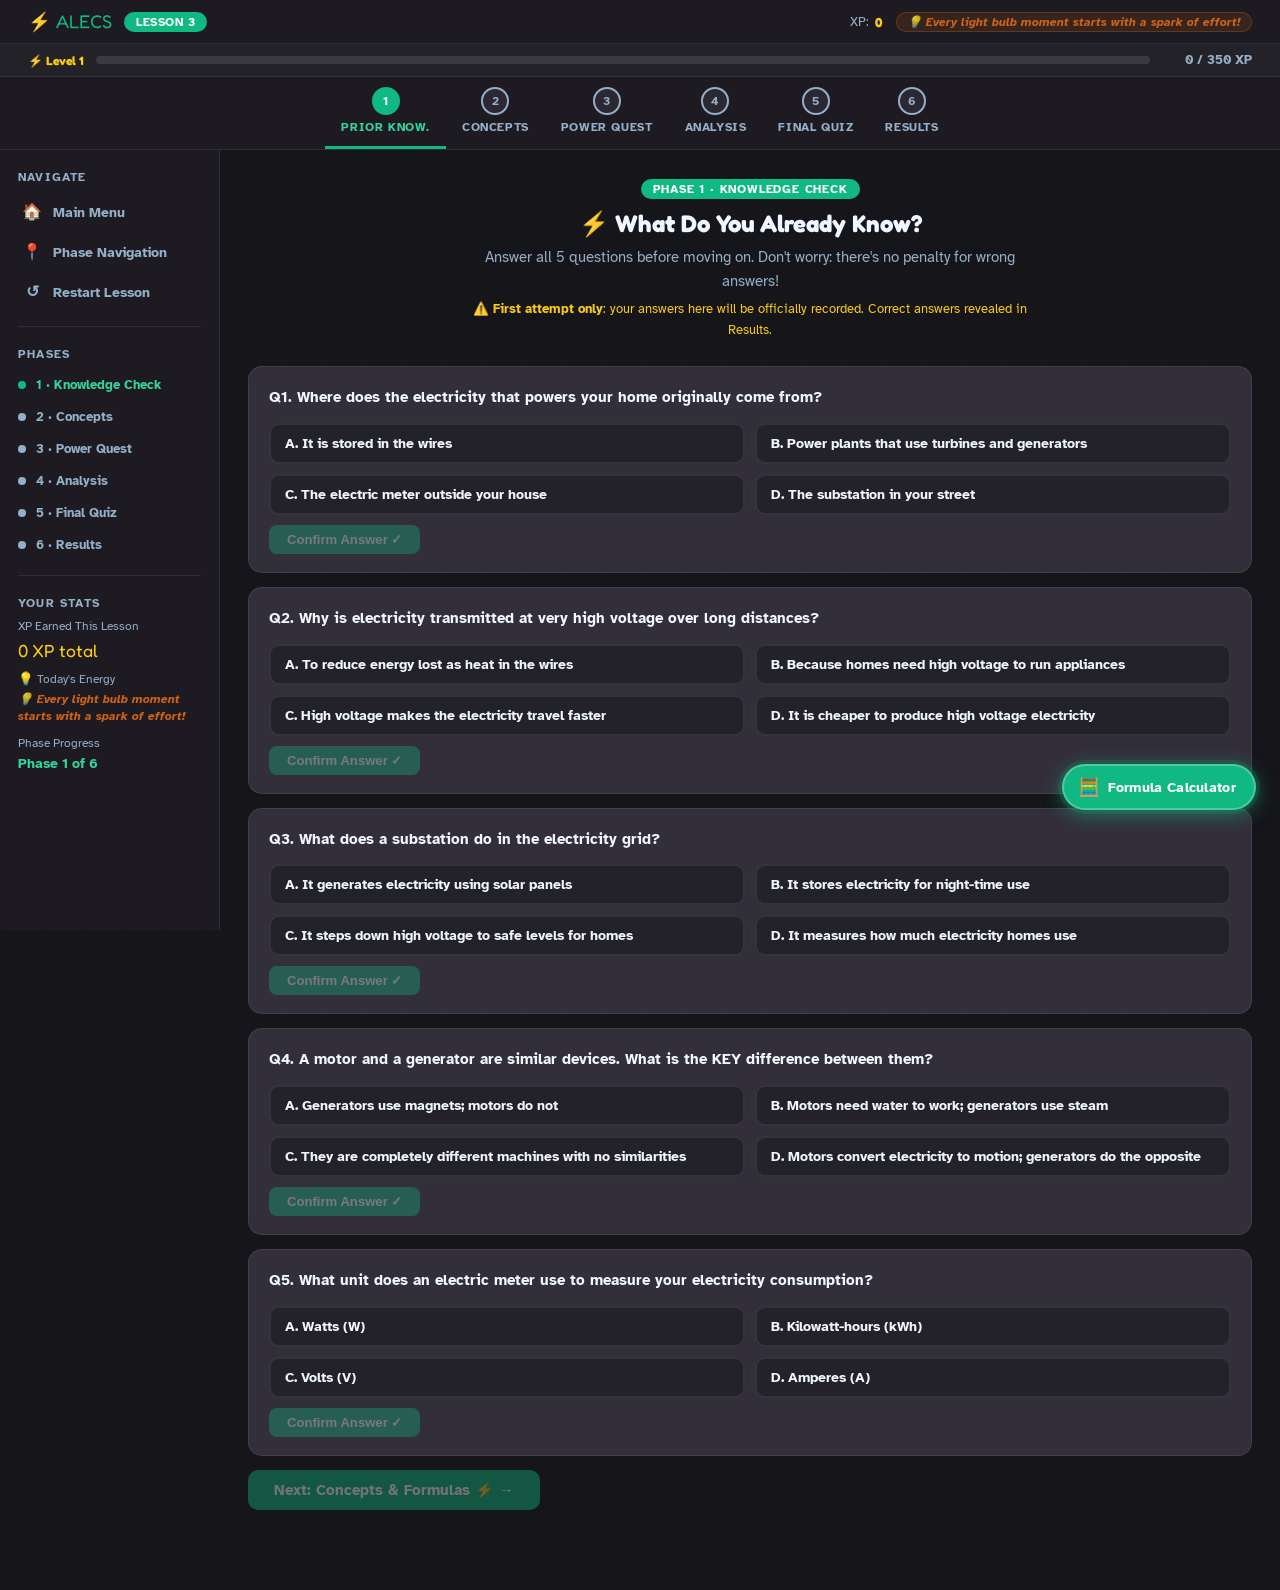
<file: lesson3.html>
﻿<!DOCTYPE html>
<html lang="en">
<head>
<meta charset="UTF-8"/>
<meta name="viewport" content="width=device-width, initial-scale=1.0"/>
<title>A.L.E.C.S.: A SUPPLEMENTARY MOBILE LEARNING APP FOR GRADE 10 PHYSICS. Lesson 3: Electricity Generation</title>
<link href="https://fonts.googleapis.com/css2?family=Atkinson+Hyperlegible:wght@400;700&family=Fredoka:wght@500;600;700&display=swap" rel="stylesheet"/>
<style>
/* ── TOKENS ── */
:root {
  --navy:    #16151a;
  --navy2:   #1d1b21;
  --navy3:   #242229;
  --card:    #2b2831;
  --card2:   #332f3a;
  --orange:  #f97316;
  --orange2: #fb923c;
  --yellow:  #facc15;
  --green:   #22c55e;
  --red:     #ef4444;
  --purple:  #9b59b6;
  --text:    #f0f6ff;
  --muted:   #94afc7;
  --border:  rgba(255,255,255,.08);
  --radius:  14px;
  --ff-head: 'Fredoka', sans-serif;
  --ff-body: 'Atkinson Hyperlegible', sans-serif;
  --accent:  #10b981;   /* teal/green accent for L3 electricity */
  --accent2: #34d399;
}
*, *::before, *::after { box-sizing: border-box; margin: 0; padding: 0; }
html { scroll-behavior: smooth; }
body {
  background: var(--navy);
  color: var(--text);
  font-family: var(--ff-body);
  min-height: 100vh;
  overflow-x: hidden;
  background-image:
    linear-gradient(rgba(16,185,129,.03) 1px, transparent 1px),
    linear-gradient(90deg, rgba(16,185,129,.03) 1px, transparent 1px);
  background-size: 40px 40px;
}

/* ── TOP BAR ── */
#topbar {
  display: flex; align-items: center; justify-content: space-between;
  padding: 10px 28px;
  background: var(--navy2);
  border-bottom: 1px solid var(--border);
  position: sticky; top: 0; z-index: 200;
}
#topbar-left { display: flex; align-items: center; gap: 12px; }
.logo-link { font-family: var(--ff-head); font-size: 1.15rem; color: var(--accent); text-decoration: none; display: flex; align-items: center; gap: 7px; }
.lesson-badge { background: var(--accent); color: #fff; font-size: .72rem; font-weight: 800; padding: 3px 12px; border-radius: 20px; letter-spacing: .5px; text-transform: uppercase; }
#topbar-right { display: flex; align-items: center; gap: 14px; }
.xp-live { display: flex; align-items: center; gap: 6px; font-size: .82rem; color: var(--muted); }
.xp-live strong { color: var(--yellow); font-weight: 800; font-family: var(--ff-head); }
.streak-pill { background: rgba(249,115,22,.15); border: 1px solid rgba(249,115,22,.3); color: var(--orange); padding: 2px 10px; border-radius: 99px; font-size: .78rem; font-weight: 700; }

/* ── XP BAR ── */
#xp-bar-row {
  display: flex; align-items: center; gap: 12px;
  padding: 8px 28px; background: var(--navy3);
  border-bottom: 1px solid var(--border);
  font-size: .8rem; font-weight: 700;
}
#level-lbl { color: var(--yellow); white-space: nowrap; font-family: var(--ff-head); font-size: .75rem; }
#xp-track { flex: 1; height: 8px; background: rgba(255,255,255,.1); border-radius: 99px; overflow: hidden; }
#xp-fill { height: 100%; border-radius: 99px; background: linear-gradient(90deg, var(--accent), var(--yellow)); transition: width .6s ease; }
#xp-lbl { color: var(--muted); white-space: nowrap; min-width: 90px; text-align: right; }

/* ── PHASE STEPPER ── */
#phase-stepper {
  display: flex; justify-content: center;
  background: var(--navy2); border-bottom: 1px solid var(--border);
  overflow-x: auto; scrollbar-width: none;
}
#phase-stepper::-webkit-scrollbar { display: none; }
.step-item {
  display: flex; flex-direction: column; align-items: center;
  padding: 10px 16px 12px; border-bottom: 3px solid transparent;
  transition: all .3s; cursor: default; min-width: 70px;
}
.step-item.active { border-color: var(--accent); }
.step-item.done   { border-color: var(--green); }
.step-bubble {
  width: 28px; height: 28px; border-radius: 50%;
  display: flex; align-items: center; justify-content: center;
  font-size: .75rem; font-weight: 800;
  background: var(--card); border: 2px solid var(--muted); color: var(--muted);
  margin-bottom: 5px; transition: all .3s;
}
.step-item.active .step-bubble { background: var(--accent); border-color: var(--accent); color: #fff; }
.step-item.done   .step-bubble { background: var(--green); border-color: var(--green); color: #fff; }
.step-label { font-size: .73rem; font-weight: 700; text-transform: uppercase; letter-spacing: .6px; color: var(--muted); white-space: nowrap; }
.step-item.active .step-label { color: var(--accent2); }
.step-item.done   .step-label { color: var(--green); }

/* ── LAYOUT ── */
#page-body { display: flex; min-height: calc(100vh - 120px); }

/* ── SIDEBAR ── */
#lesson-sidebar {
  width: 220px; flex-shrink: 0; background: var(--navy2);
  border-right: 1px solid var(--border); padding: 20px 0 40px;
  position: sticky; top: 120px;
  height: calc(100vh - 120px); overflow-y: auto; scrollbar-width: none;
}
#lesson-sidebar::-webkit-scrollbar { display: none; }
.sb-section-label { font-size: .72rem; font-weight: 800; text-transform: uppercase; letter-spacing: 1.2px; color: var(--muted); padding: 0 18px; margin-bottom: 8px; margin-top: 20px; }
.sb-section-label:first-child { margin-top: 0; }
.sb-btn { display: flex; align-items: center; gap: 10px; width: 100%; padding: 10px 18px; background: none; border: none; border-left: 3px solid transparent; color: var(--muted); font-family: var(--ff-body); font-size: .88rem; font-weight: 700; cursor: pointer; text-align: left; text-decoration: none; transition: color .2s, background .2s, border-color .2s; }
.sb-btn:hover { background: rgba(16,185,129,.06); color: var(--text); border-color: var(--accent); }
.sb-btn.danger:hover { background: rgba(239,68,68,.08); color: var(--red); border-color: var(--red); }
.sb-btn .sb-icon { font-size: 1rem; width: 22px; text-align: center; }
.sb-phase-list { padding: 0; list-style: none; }
.sb-phase-item { display: flex; align-items: center; gap: 10px; padding: 8px 18px; font-size: .82rem; font-weight: 700; color: var(--muted); transition: color .2s; }
.sb-phase-item.active { color: var(--accent2); }
.sb-phase-item.done   { color: var(--green); }
.sb-phase-dot { width: 8px; height: 8px; border-radius: 50%; background: var(--muted); flex-shrink: 0; transition: background .3s; }
.sb-phase-item.active .sb-phase-dot { background: var(--accent); }
.sb-phase-item.done   .sb-phase-dot { background: var(--green); }
.sb-divider { height: 1px; background: var(--border); margin: 14px 18px; }

/* ── CONTENT ── */
#lesson-content { flex: 1; min-width: 0; padding: 28px 28px 80px; }
.phase-block { display: none; }
.phase-block.active { display: block; }

/* ── CONFIRM MODAL ── */
#confirm-modal { display: none; position: fixed; inset: 0; background: rgba(0,0,0,.6); z-index: 9999; align-items: center; justify-content: center; }
#confirm-modal.open { display: flex; }
#confirm-box { background: var(--card); border: 1px solid var(--border); border-radius: var(--radius); padding: 28px 32px; max-width: 380px; width: 90%; text-align: center; }
#confirm-box h3 { font-family: var(--ff-head); font-size: 1rem; color: var(--text); margin-bottom: 10px; }
#confirm-box p  { font-size: .88rem; color: var(--muted); line-height: 1.6; margin-bottom: 22px; }
#phase-nav-modal { display: none; position: fixed; inset: 0; background: rgba(0,0,0,.65); z-index: 9999; align-items: center; justify-content: center; }
#phase-nav-modal.open { display: flex; }
#phase-nav-box { background: var(--card); border: 1px solid var(--border); border-radius: var(--radius); padding: 24px 28px; max-width: 420px; width: 92%; }
#phase-nav-box h3 { font-family: var(--ff-head); font-size: .95rem; color: var(--text); margin-bottom: 6px; }
#phase-nav-box p { font-size: .83rem; color: var(--muted); margin-bottom: 16px; line-height: 1.5; }
.pnav-list { list-style: none; display: flex; flex-direction: column; gap: 8px; margin-bottom: 16px; padding: 0; }
.pnav-item { display: flex; align-items: center; justify-content: space-between; padding: 10px 14px; background: var(--navy3); border: 1px solid var(--border); border-radius: 10px; cursor: pointer; transition: .2s; }
.pnav-item:hover { border-color: var(--accent); background: rgba(255,107,43,.06); }
.pnav-item.locked { opacity: .35; cursor: not-allowed; }
.pnav-item .pnav-name { font-weight: 700; font-size: .88rem; color: var(--text); }
.pnav-item .pnav-status { font-size: .75rem; font-weight: 700; color: var(--green); }
.gap-row { display: flex; gap: 10px; }

/* ── SECTION HEADER ── */
.section-header { text-align: center; margin-bottom: 26px; }
.phase-tag { display: inline-block; background: var(--accent); color: #fff; font-size: .75rem; font-weight: 800; padding: 3px 12px; border-radius: 12px; text-transform: uppercase; letter-spacing: .8px; margin-bottom: 10px; }
.section-header h2 { font-family: var(--ff-head); font-size: 1.5rem; color: var(--text); margin-bottom: 8px; }
.section-header p { color: var(--muted); font-size: .92rem; line-height: 1.6; max-width: 560px; margin: 0 auto; }

/* ── CARDS ── */
.l1-card { background: var(--card); border: 1px solid var(--border); border-radius: var(--radius); padding: 22px; margin-bottom: 16px; }
.l1-card-title { font-family: var(--ff-head); font-size: .85rem; color: var(--accent2); text-transform: uppercase; letter-spacing: 1px; margin-bottom: 14px; }

/* ── BUTTONS ── */
.l1-btn { display: inline-flex; align-items: center; gap: 8px; padding: 11px 26px; border: none; border-radius: 10px; font-family: var(--ff-body); font-weight: 800; font-size: .93rem; cursor: pointer; transition: .2s; }
.l1-btn-primary  { background: var(--accent); color: #fff; }
.l1-btn-primary:hover  { background: var(--accent2); transform: translateY(-1px); }
.l1-btn-secondary { background: var(--card2); color: var(--text); border: 1px solid var(--border); }
.l1-btn-secondary:hover { background: var(--navy3); }
.l1-btn-green    { background: var(--green); color: #fff; }
.l1-btn-green:hover { filter: brightness(1.1); }
.l1-btn-sm { padding: 7px 16px; font-size: .82rem; }
.l1-btn:disabled { opacity: .4; cursor: not-allowed; transform: none !important; }

/* ── KNOWLEDGE CHECK ── */
.kc-question { background: var(--card2); border: 1px solid var(--border); border-radius: var(--radius); padding: 18px 20px; margin-bottom: 14px; }
.kc-q-text { font-weight: 700; font-size: .96rem; line-height: 1.55; margin-bottom: 14px; }
.kc-options { display: grid; grid-template-columns: 1fr 1fr; gap: 10px; }
.kc-opt { background: var(--navy3); border: 2px solid var(--border); border-radius: 10px; padding: 10px 14px; cursor: pointer; font-family: var(--ff-body); font-size: .88rem; font-weight: 600; color: var(--text); text-align: left; transition: border-color .2s, background .2s; }
.kc-opt:hover:not(:disabled) { border-color: var(--accent); background: rgba(16,185,129,.08); }
.kc-opt.correct { background: rgba(34,197,94,.12); border-color: var(--green); color: var(--green); }
.kc-opt.wrong   { background: rgba(239,68,68,.12); border-color: var(--red); color: var(--red); }
.kc-opt.selected { background: rgba(255,255,255,.07); border-color: var(--muted); color: var(--text); }
.kc-opt.tap-selected { border-color: var(--yellow); box-shadow: 0 0 0 3px rgba(250,204,21,.25); }
.kc-opt.pending-selected { border-color: var(--accent); background: rgba(16,185,129,.14); box-shadow: 0 0 0 2px rgba(16,185,129,.22) inset; }
.kc-opt:disabled { cursor: default; }
.kc-feedback { margin-top: 10px; padding: 8px 14px; border-radius: 8px; font-weight: 700; font-size: .86rem; display: none; }
.kc-feedback.show { display: block; }
.kc-feedback.correct { background: rgba(34,197,94,.12); border: 1px solid var(--green); color: var(--green); }
.kc-feedback.wrong   { background: rgba(239,68,68,.12); border: 1px solid var(--red); color: var(--red); }
.kc-feedback.recorded { background: rgba(16,185,129,.16); border: 2px solid var(--accent); color: var(--text); font-size: .92rem; padding: 10px 16px; box-shadow: 0 0 10px rgba(16,185,129,.25); animation: kcRecordedPop .35s ease; }
@keyframes kcRecordedPop { 0% { transform: scale(.95); opacity: .3; } 100% { transform: scale(1); opacity: 1; } }
.kc-confirm-btn { margin-top: 10px; padding: 7px 18px; border: none; border-radius: 8px; background: var(--accent); color: #fff; font-weight: 800; font-size: .82rem; cursor: pointer; opacity: .35; pointer-events: none; transition: opacity .2s, transform .15s; }
.kc-confirm-btn.enabled { opacity: 1; pointer-events: auto; animation: kcConfirmPulse 1.5s ease-in-out infinite; }
.kc-confirm-btn.enabled:hover { transform: translateY(-1px); filter: brightness(1.08); }
@keyframes kcConfirmPulse { 0%, 100% { box-shadow: 0 0 0 0 rgba(16,185,129,.45); } 50% { box-shadow: 0 0 0 7px rgba(16,185,129,0); } }

/* ── FORMULA GRID ── */
.formula-grid { display: grid; grid-template-columns: 1fr 1fr; gap: 14px; }
.formula-item { background: var(--navy3); border: 1px solid var(--border); border-radius: 10px; padding: 16px; }
.formula-item.wide { grid-column: 1 / -1; }
.formula-eq { font-family: var(--ff-head); font-size: .88rem; color: var(--yellow); margin-bottom: 6px; }
.formula-item p { font-size: .82rem; color: var(--muted); line-height: 1.55; }

/* ── ELECTRICITY GAME (Phase 3) ── */
.sim-panel { background: var(--card2); border: 1px solid var(--border); border-radius: var(--radius); overflow: hidden; margin-bottom: 16px; }
.sim-header { display: flex; align-items: center; justify-content: space-between; padding: 12px 18px; border-bottom: 1px solid var(--border); }
.sim-title { font-family: var(--ff-head); font-size: .85rem; color: var(--accent2); text-transform: uppercase; letter-spacing: 1px; }
.sim-phase-badge { background: var(--navy3); border: 1px solid var(--border); border-radius: 8px; padding: 4px 12px; font-size: .78rem; font-weight: 700; color: var(--muted); }
.sim-controls { padding: 14px 18px; background: var(--card2); border-top: 1px solid var(--border); }
.control-row { display: flex; align-items: center; gap: 14px; margin-bottom: 10px; }
.control-row label { font-size: .82rem; font-weight: 700; color: var(--muted); min-width: 180px; }
.control-row label span { color: var(--yellow); font-family: var(--ff-head); font-size: .85rem; min-width: 70px; display: inline-block; }
.control-row input[type=range] { flex: 1; accent-color: var(--accent); height: 4px; cursor: pointer; }
.sim-stats { display: flex; flex-wrap: wrap; gap: 8px; padding: 10px 18px; background: var(--navy3); border-top: 1px solid var(--border); }
.stat-chip { background: var(--card); border: 1px solid var(--border); border-radius: 8px; padding: 5px 12px; font-size: .78rem; color: var(--muted); }
.stat-chip strong { color: var(--yellow); font-weight: 800; }
.sim-msg { display: none; margin: 12px 18px; padding: 12px 16px; border-radius: 10px; font-weight: 700; font-size: .94rem; text-align: center; }
.sim-msg.show.correct { display: block; background: rgba(34,197,94,.15); border: 1px solid var(--green); color: var(--green); }
.sim-msg.show.wrong   { display: block; background: rgba(239,68,68,.12); border: 1px solid var(--red); color: var(--red); }
.sim-msg.show.info    { display: block; background: rgba(16,185,129,.1); border: 1px solid var(--accent); color: var(--accent2); }

/* ── GOALS STRIP ── */
#sim-goals-strip { display: flex; flex-wrap: wrap; gap: 8px; padding: 12px 18px; background: var(--navy2); border: 1px solid var(--border); margin-bottom: 16px; border-radius: var(--radius); }
.goal-pill { display: flex; align-items: center; gap: 6px; background: var(--card); border: 1px solid var(--border); border-radius: 20px; padding: 5px 12px; font-size: .78rem; font-weight: 700; color: var(--muted); transition: .3s; }
.goal-pill.done { background: rgba(34,197,94,.1); border-color: var(--green); color: var(--green); }
.goal-pill .gp-dot { width: 8px; height: 8px; border-radius: 50%; background: var(--muted); transition: .3s; }
.goal-pill.done .gp-dot { background: var(--green); }
#goals-count { font-size: .82rem; font-weight: 800; color: var(--yellow); font-family: var(--ff-head); margin-left: auto; }

/* ── FLOW PATH ANIMATION ── */
#flow-path { display: flex; align-items: center; gap: 0; padding: 16px 18px; background: var(--navy3); border-radius: var(--radius); margin-bottom: 14px; overflow-x: auto; }
.flow-node { display: flex; flex-direction: column; align-items: center; gap: 6px; min-width: 80px; }
.flow-icon { font-size: 1.8rem; }
.flow-label { font-size: .74rem; font-weight: 700; text-transform: uppercase; letter-spacing: .5px; color: var(--muted); text-align: center; }
.flow-val { font-family: var(--ff-head); font-size: .8rem; color: var(--yellow); }
.flow-arrow { font-size: 1.4rem; color: var(--muted); margin: 0 4px; flex-shrink: 0; transition: color .4s; }
.flow-arrow.active { color: var(--accent); animation: pulse-arrow .8s ease-in-out infinite; }
@keyframes pulse-arrow { 0%,100%{opacity:1} 50%{opacity:.4} }
.flow-node.active .flow-val { color: var(--accent2); }

/* ── SCREEN TABS ── */
.screen-tabs { display: flex; gap: 6px; margin-bottom: 16px; overflow-x: auto; scrollbar-width: none; }
.screen-tab { padding: 8px 18px; border-radius: 8px; border: 1px solid var(--border); background: var(--card2); color: var(--muted); font-weight: 700; font-size: .8rem; cursor: pointer; transition: .2s; white-space: nowrap; }
.screen-tab.active { background: var(--accent); color: #fff; border-color: var(--accent); }

/* ── SCREEN BLOCKS ── */
.screen-block { display: none; }
.screen-block.active { display: block; }

/* ── TOGGLE BUTTONS ── */
.toggle-row { display: flex; gap: 10px; margin-bottom: 12px; }
.toggle-btn { flex: 1; padding: 9px; border: 2px solid var(--border); border-radius: 10px; background: var(--navy3); color: var(--muted); font-family: var(--ff-body); font-weight: 800; font-size: .85rem; cursor: pointer; transition: .2s; }
.toggle-btn.active { border-color: var(--accent); background: rgba(16,185,129,.1); color: var(--accent2); }

/* ── VOLTAGE BARS ── */
.volt-bar-wrap { margin-bottom: 12px; }
.volt-bar-label { display: flex; justify-content: space-between; font-size: .82rem; font-weight: 700; margin-bottom: 4px; }
.volt-bar-track { height: 18px; background: var(--navy3); border-radius: 6px; overflow: hidden; }
.volt-bar-fill { height: 100%; border-radius: 6px; transition: width .6s ease; background: linear-gradient(90deg, var(--accent), var(--yellow)); }
.volt-bar-fill.red { background: linear-gradient(90deg, var(--red), var(--orange)); }

/* ── SAFETY BUTTONS ── */
.safety-grid { display: grid; grid-template-columns: repeat(3, 1fr); gap: 10px; margin-bottom: 14px; }
.safety-btn { padding: 14px 8px; border-radius: 10px; border: 2px solid var(--border); background: var(--navy3); color: var(--muted); font-family: var(--ff-body); font-weight: 800; font-size: .82rem; cursor: pointer; transition: .2s; text-align: center; line-height: 1.4; }
.safety-btn.danger { border-color: rgba(239,68,68,.4); color: var(--red); }
.safety-btn.safe   { border-color: rgba(34,197,94,.4); color: var(--green); }
.safety-btn:hover  { transform: translateY(-2px); }

/* ── DATA TABLE ── */
.data-table { width: 100%; border-collapse: collapse; margin-bottom: 14px; font-size: .85rem; }
.data-table th { background: var(--navy3); padding: 8px 14px; text-align: left; font-family: var(--ff-head); font-size: .72rem; letter-spacing: .5px; color: var(--muted); border-bottom: 1px solid var(--border); }
.data-table td { padding: 9px 14px; border-bottom: 1px solid rgba(255,255,255,.04); }
.data-table td strong { color: var(--yellow); font-family: var(--ff-head); }
.data-table tr:hover td { background: rgba(255,255,255,.02); }

/* ── MOTOR/GENERATOR DIAGRAM ── */
.motgen-diagram { display: grid; grid-template-columns: 1fr 1fr; gap: 14px; margin-bottom: 14px; }
.motgen-box { background: var(--navy3); border: 2px solid var(--border); border-radius: var(--radius); padding: 20px 16px; text-align: center; transition: .3s; }
.motgen-box.active { border-color: var(--accent); background: rgba(16,185,129,.06); }
.motgen-icon { font-size: 2.5rem; margin-bottom: 8px; display: block; }
.motgen-title { font-family: var(--ff-head); font-size: .82rem; color: var(--accent2); margin-bottom: 8px; }
.motgen-arrow { font-size: .88rem; color: var(--yellow); font-weight: 700; margin-bottom: 8px; }
.motgen-desc { font-size: .8rem; color: var(--muted); line-height: 1.55; }

/* ── QUIZ ── */
.quiz-counter { display: flex; align-items: center; justify-content: space-between; margin-bottom: 14px; font-size: .85rem; font-weight: 700; }
.quiz-prog-track { height: 5px; background: var(--navy3); border-radius: 99px; overflow: hidden; margin-bottom: 20px; }
.quiz-prog-fill { height: 100%; background: var(--accent); border-radius: 99px; transition: width .4s; }
.quiz-q { font-size: 1rem; font-weight: 700; line-height: 1.6; margin-bottom: 20px; }
.quiz-opts { display: grid; grid-template-columns: 1fr 1fr; gap: 10px; margin-bottom: 14px; }
.quiz-opt { background: var(--navy3); border: 2px solid var(--border); border-radius: 10px; padding: 12px 14px; cursor: pointer; font-family: var(--ff-body); font-size: .88rem; font-weight: 600; color: var(--text); text-align: left; transition: border-color .2s, background .2s; }
.quiz-opt:hover:not(:disabled) { border-color: var(--accent); background: rgba(16,185,129,.08); }
.quiz-opt.correct { background: rgba(34,197,94,.12); border-color: var(--green); color: var(--green); }
.quiz-opt.wrong   { background: rgba(239,68,68,.12); border-color: var(--red); color: var(--red); }
.quiz-opt.selected { background: rgba(255,255,255,.07); border-color: var(--muted); color: var(--text); }
.quiz-opt:disabled { cursor: default; }
.quiz-feedback { margin-top: 8px; padding: 10px 14px; border-radius: 8px; font-weight: 700; font-size: .88rem; display: none; }
.quiz-feedback.show { display: block; }
.quiz-feedback.correct { background: rgba(34,197,94,.12); border: 1px solid var(--green); color: var(--green); }
.quiz-feedback.wrong   { background: rgba(239,68,68,.12); border: 1px solid var(--red); color: var(--red); }
.quiz-feedback.recorded { background: rgba(16,185,129,.16); border: 2px solid var(--accent); color: var(--text); font-size: .92rem; padding: 10px 16px; box-shadow: 0 0 10px rgba(16,185,129,.25); animation: kcRecordedPop .35s ease; }

/* ── ANALYSIS BARS ── */
.pa-bar-wrap { margin-bottom: 16px; }
.pa-bar-label { display: flex; justify-content: space-between; font-size: .85rem; font-weight: 700; margin-bottom: 5px; }
.pa-bar-track { height: 12px; background: var(--navy3); border-radius: 6px; overflow: hidden; }
.pa-bar-fill { height: 100%; border-radius: 6px; background: linear-gradient(90deg, var(--accent), var(--yellow)); transition: width .8s ease; }

/* ── BADGE GRID ── */
.badge-grid { display: flex; flex-wrap: wrap; gap: 14px; justify-content: center; margin: 18px 0; }
.badge-card { background: var(--card2); border: 1px solid var(--border); border-radius: var(--radius); padding: 16px 20px; text-align: center; min-width: 110px; animation: badgePop .4s ease both; }
@keyframes badgePop { from{transform:scale(.7);opacity:0} to{transform:scale(1);opacity:1} }
.badge-icon { font-size: 2rem; display: block; margin-bottom: 6px; }
.badge-name { font-family: var(--ff-head); font-size: .74rem; letter-spacing: .5px; color: var(--accent2); }

/* ── XP TOAST ── */
#xp-toast { position: fixed; bottom: 80px; right: 24px; background: var(--card); border: 1px solid var(--accent); border-radius: 10px; padding: 10px 18px; font-weight: 800; font-size: .9rem; color: var(--yellow); opacity: 0; transform: translateY(10px); transition: .3s; pointer-events: none; z-index: 9999; }
#xp-toast.show { opacity: 1; transform: translateY(0); }

/* ── FUN FACT ── */
#funfact-bar { position: fixed; bottom: 24px; left: 50%; transform: translateX(-50%) translateY(20px); background: var(--card); border: 1px solid var(--accent); border-radius: 12px; padding: 12px 22px; font-size: .88rem; color: var(--text); max-width: 520px; width: 90%; text-align: center; opacity: 0; pointer-events: none; transition: .4s; z-index: 9999; }
#funfact-bar.show { opacity: 1; transform: translateX(-50%) translateY(0); }

/* ── FORMULA NOTEPAD ── */
#notepad-fab { position: fixed; bottom: 90px; right: 24px; width: auto; height: auto; border-radius: 32px; background: var(--accent); color: #fff; font-size: 1.1rem; border: 2px solid rgba(255,255,255,.25); cursor: pointer; z-index: 8000; display: flex; align-items: center; justify-content: center; gap: 7px; padding: 10px 18px 10px 14px; box-shadow: 0 4px 20px rgba(16,185,129,.55), 0 0 0 4px rgba(16,185,129,.15); transition: .2s; font-family: var(--ff-body); font-weight: 800; letter-spacing: .3px; white-space: nowrap; }
#notepad-fab:hover { transform: scale(1.06); box-shadow: 0 6px 24px rgba(16,185,129,.7), 0 0 0 6px rgba(16,185,129,.2); }
#notepad-fab.visible { display: flex; }
#notepad-modal { display: none; position: fixed; inset: 0; background: rgba(0,0,0,.65); z-index: 9000; align-items: center; justify-content: center; }
#notepad-modal.open { display: flex; }
#notepad-box { background: var(--card); border: 1px solid var(--border); border-radius: var(--radius); padding: 22px 26px; max-width: 480px; width: 94%; max-height: 88vh; overflow-y: auto; }
#notepad-box h3 { font-family: var(--ff-head); font-size: .95rem; color: var(--accent2); margin-bottom: 4px; }
#notepad-box p { font-size: .8rem; color: var(--muted); margin-bottom: 16px; }
.nf-select { width: 100%; padding: 10px 12px; background: var(--navy3); border: 1px solid var(--border); color: var(--text); border-radius: 8px; font-family: var(--ff-body); font-size: .9rem; margin-bottom: 14px; cursor: pointer; }
.nf-inputs { display: grid; grid-template-columns: 1fr 1fr; gap: 10px; margin-bottom: 12px; }
.nf-field label { font-size: .75rem; font-weight: 700; color: var(--muted); display: block; margin-bottom: 4px; }
.nf-field input { width: 100%; padding: 9px 12px; background: var(--navy3); border: 1px solid var(--border); color: var(--text); border-radius: 8px; font-family: var(--ff-body); font-size: .9rem; }
.nf-result { background: var(--navy3); border: 1px solid var(--accent); border-radius: 10px; padding: 14px 16px; text-align: center; margin-bottom: 14px; display: none; }
.nf-result .nf-ans { font-family: var(--ff-head); font-size: 1.3rem; color: var(--yellow); }
.nf-result .nf-unit { font-size: .82rem; color: var(--muted); margin-top: 4px; }
#answer-review { margin-top: 20px; }
.review-section-title { font-family: var(--ff-head); font-size: .85rem; color: var(--accent); text-transform: uppercase; letter-spacing: 1px; margin-bottom: 12px; padding-bottom: 8px; border-bottom: 1px solid var(--border); }
.review-item { background: var(--navy3); border-radius: 10px; padding: 14px 16px; margin-bottom: 10px; border-left: 3px solid var(--border); }
.review-item.correct-ans { border-left-color: var(--green); }
.review-item.wrong-ans { border-left-color: var(--red); }
.review-q { font-size: .88rem; font-weight: 700; color: var(--text); margin-bottom: 6px; }
.review-correct { font-size: .82rem; color: var(--green); font-weight: 700; }
.review-exp { font-size: .8rem; color: var(--muted); margin-top: 4px; }
.nf-formula-label { font-size: .78rem; font-weight: 700; color: var(--accent2); background: rgba(16,185,129,.1); border: 1px solid rgba(16,185,129,.2); border-radius: 8px; padding: 8px 12px; margin-bottom: 12px; font-family: var(--ff-head); }
#mobile-menu-btn { display: none; flex-direction: column; justify-content: center; gap: 4px; width: 34px; height: 34px; background: transparent; border: none; cursor: pointer; padding: 0; margin-right: 4px; }
#mobile-menu-btn .hamburger-line { display: block; width: 20px; height: 2px; border-radius: 2px; background: var(--text); }
#mobile-menu-backdrop { display: none; position: fixed; inset: 0; background: rgba(0,0,0,.55); z-index: 499; }
#mobile-menu-backdrop.show { display: block; }
@media (max-width:1100px) and (min-width:861px) {
  #lesson-sidebar { width: 180px; }
  #lesson-content { padding: 24px 20px 80px; }
}
@media (max-width:860px) {
  #mobile-menu-btn { display: flex; }
  #lesson-sidebar {
    position: fixed; top: 0; left: 0; height: 100vh; width: 260px; z-index: 500;
    transform: translateX(-100%); transition: transform .25s ease;
    box-shadow: 6px 0 24px rgba(0,0,0,.45);
  }
  #lesson-sidebar.mobile-open { transform: translateX(0); }
}

.check-ready { background: var(--accent) !important; color: #fff !important; border-color: transparent !important; font-size: .95rem !important; padding: 11px 26px !important; font-weight: 800 !important; animation: checkReadyPulse 1.4s ease-in-out infinite; }
@keyframes checkReadyPulse { 0%, 100% { box-shadow: 0 0 0 0 rgba(16,185,129,.5); } 50% { box-shadow: 0 0 0 9px rgba(0,0,0,0); } }
#kc-next-btn:not(:disabled), #p2-next-btn:not(:disabled), #to-motgen-btn:not(:disabled), #to-analysis-btn:not(:disabled) { animation: nextStepPulse 1.4s ease-in-out infinite; font-weight: 800; }
@keyframes nextStepPulse { 0%, 100% { box-shadow: 0 0 0 0 rgba(16,185,129,.55); } 50% { box-shadow: 0 0 0 10px rgba(16,185,129,0); } }
.quiz-opt.pending-selected { border-color: var(--accent); background: rgba(16,185,129,.14); box-shadow: 0 0 0 2px rgba(16,185,129,.22) inset; }
</style>
</head>
<body>

<!-- XP TOAST -->
<div id="xp-toast">+0 XP</div>
<!-- FUN FACT -->
<div id="funfact-bar"></div>

<!-- CONFIRM MODAL -->
<div id="confirm-modal">
  <div id="confirm-box">
    <h3 id="confirm-title">Are you sure?</h3>
    <p id="confirm-msg">This action cannot be undone.</p>
    <div class="gap-row" style="justify-content:center">
      <button class="l1-btn l1-btn-secondary l1-btn-sm" onclick="closeConfirm()">Cancel</button>
      <button class="l1-btn l1-btn-primary l1-btn-sm" id="confirm-ok-btn">Confirm</button>
    </div>
  </div>
</div>

<!-- TOP BAR -->
<header id="topbar">
  <div id="topbar-left">
    <button id="mobile-menu-btn" onclick="toggleMobileMenu()" aria-label="Open menu" title="Menu">
      <span class="hamburger-line"></span><span class="hamburger-line"></span><span class="hamburger-line"></span>
    </button>
    <a href="index.html" class="logo-link">⚡ ALECS</a>
    <span class="lesson-badge">Lesson 3</span>
  </div>
  <div id="topbar-right">
    <span class="xp-live">XP: <strong id="xp-display">0</strong></span>
    <span class="streak-pill" id="streak-display"></span>
  </div>
</header>

<!-- Mobile drawer backdrop -->
<div id="mobile-menu-backdrop" onclick="closeMobileMenu()"></div>

<!-- XP BAR -->
<div id="xp-bar-row">
  <span id="level-lbl">⚡ Level 1</span>
  <div id="xp-track"><div id="xp-fill" style="width:0%"></div></div>
  <span id="xp-lbl">0 / 450 XP</span>
</div>

<!-- PHASE STEPPER -->
<div id="phase-stepper">
  <div class="step-item active" id="step-1"><div class="step-bubble">1</div><div class="step-label">Prior Know.</div></div>
  <div class="step-item" id="step-2"><div class="step-bubble">2</div><div class="step-label">Concepts</div></div>
  <div class="step-item" id="step-3"><div class="step-bubble">3</div><div class="step-label">Power Quest</div></div>
  <div class="step-item" id="step-4"><div class="step-bubble">4</div><div class="step-label">Analysis</div></div>
  <div class="step-item" id="step-5"><div class="step-bubble">5</div><div class="step-label">Final Quiz</div></div>
  <div class="step-item" id="step-6"><div class="step-bubble">6</div><div class="step-label">Results</div></div>
</div>

<!-- PHASE NAV MODAL -->
<div id="phase-nav-modal">
  <div id="phase-nav-box">
    <h3>📍 Phase Navigation</h3>
    <p>Review your progress or revisit any completed phase. XP is not re-awarded in review mode.</p>
    <ul class="pnav-list" id="pnav-list"></ul>
    <div style="display:flex;gap:10px;justify-content:center">
      <button class="l1-btn l1-btn-secondary l1-btn-sm" onclick="closePhaseNav()">Close</button>
    </div>
  </div>
</div>

<!-- PAGE BODY -->
<div id="page-body">

<!-- SIDEBAR -->
<nav id="lesson-sidebar">
  <div class="sb-section-label">Navigate</div>
  <a href="index.html" class="sb-btn"><span class="sb-icon">🏠</span> Main Menu</a>
  <button class="sb-btn" onclick="openPhaseNav()"><span class="sb-icon">📍</span> Phase Navigation</button>
  <button class="sb-btn danger" onclick="confirmRestart()"><span class="sb-icon">↺</span> Restart Lesson</button>
  <div class="sb-divider"></div>
  <div class="sb-section-label">Phases</div>
  <ul class="sb-phase-list" id="sb-phase-list">
    <li class="sb-phase-item active" id="sb-step-1"><div class="sb-phase-dot"></div>1 · Knowledge Check</li>
    <li class="sb-phase-item" id="sb-step-2"><div class="sb-phase-dot"></div>2 · Concepts</li>
    <li class="sb-phase-item" id="sb-step-3"><div class="sb-phase-dot"></div>3 · Power Quest</li>
    <li class="sb-phase-item" id="sb-step-4"><div class="sb-phase-dot"></div>4 · Analysis</li>
    <li class="sb-phase-item" id="sb-step-5"><div class="sb-phase-dot"></div>5 · Final Quiz</li>
    <li class="sb-phase-item" id="sb-step-6"><div class="sb-phase-dot"></div>6 · Results</li>
  </ul>
  <div class="sb-divider"></div>
  <div class="sb-section-label">Your Stats</div>
  <div style="padding:0 18px">
    <div style="font-size:.78rem;color:var(--muted);margin-bottom:6px">XP Earned This Lesson</div>
    <div style="font-family:var(--ff-head);font-size:1.1rem;color:var(--yellow)" id="sb-xp-earned">0 XP</div>
    <div style="font-size:.78rem;color:var(--muted);margin-top:10px;margin-bottom:4px">💡 Today's Energy</div>
    <div style="font-size:.75rem;font-weight:700;color:var(--orange);font-style:italic;line-height:1.4" id="sb-streak"></div>
    <div style="font-size:.78rem;color:var(--muted);margin-top:10px;margin-bottom:4px">Phase Progress</div>
    <div style="font-size:.88rem;color:var(--accent2);font-weight:700" id="sb-phase-prog">Phase 1 of 6</div>
  </div>
</nav>

<!-- LESSON CONTENT -->
<div id="lesson-content">

<!-- ═══ PHASE 1. KNOWLEDGE CHECK ═══ -->
<div id="phase-1" class="phase-block active">
  <div class="section-header">
    <div class="phase-tag">Phase 1 · Knowledge Check</div>
    <h2>⚡ What Do You Already Know?</h2>
    <p>Answer all 5 questions before moving on. Don't worry: there's no penalty for wrong answers!</p>
    <p style="font-size:.8rem;color:var(--yellow);margin-top:6px">⚠️ <strong>First attempt only</strong>: your answers here will be officially recorded. Correct answers revealed in Results.</p>
  </div>
  <div id="kc-questions-wrap"></div>
  <div class="text-center mt-4">
    <button class="l1-btn l1-btn-primary" id="kc-next-btn" disabled onclick="goPhase(2)">Next: Concepts &amp; Formulas ⚡ →</button>
  </div>
</div>

<!-- ═══ PHASE 2. CONCEPTS ═══ -->
<div id="phase-2" class="phase-block">
  <div class="section-header">
    <div class="phase-tag">Phase 2 · Concepts</div>
    <h2>⚡ Electricity Generation</h2>
    <p>Learn how power plants generate electricity, how it travels safely to your home, and the difference between motors and generators!</p>
  </div>

  <div class="l1-card">
    <div class="l1-card-title">🏭 How Electricity Is Generated</div>
    <p style="font-size:.9rem;color:var(--muted);line-height:1.75;margin-bottom:14px">
      Power plants burn fuel (coal, gas) or use renewable energy (wind, water, solar) to spin <strong style="color:var(--text)">turbines</strong>. The turbine spins a coil of wire inside a magnetic field. This is a <strong style="color:var(--text)">generator</strong>, which converts mechanical energy into electrical energy via electromagnetic induction.
    </p>
    <div class="formula-grid">
      <div class="formula-item">
        <div class="formula-eq">Generator → High Voltage AC</div>
        <p>Power plants produce <strong>very high voltage</strong> electricity (e.g., 11kV–25kV from generator, stepped up to 400kV) to minimize energy loss during transmission.</p>
      </div>
      <div class="formula-item">
        <div class="formula-eq">Power Loss = I² × R</div>
        <p>Higher transmission voltage means lower current (I), which means much <strong>less power lost as heat</strong> in the cables (P=I²R).</p>
      </div>
      <div class="formula-item wide">
        <div class="formula-eq">Power = Voltage × Current → P = V × I</div>
        <p>This fundamental formula links voltage (V), current (I), and power (P). Doubling voltage halves current for the same power. Key to efficient long-distance transmission.</p>
      </div>
    </div>
  </div>

  <div class="l1-card">
    <div class="l1-card-title">🔌 The Distribution Grid</div>
    <div class="formula-grid">
      <div class="formula-item">
        <div class="formula-eq" style="color:var(--red)">⚡ Step-Up Transformer</div>
        <p>At the power plant, transformers <strong style="color:var(--text)">increase voltage</strong> from ~25kV to ~400kV for long-distance transmission on high-voltage lines. Less current = less heat loss.</p>
      </div>
      <div class="formula-item">
        <div class="formula-eq" style="color:var(--green)">🏠 Step-Down Substation</div>
        <p>Grid stations (substations) <strong style="color:var(--text)">reduce voltage</strong> to safe levels: 400kV → 33kV → 11kV → 220V for homes. Each step uses a step-down transformer.</p>
      </div>
      <div class="formula-item">
        <div class="formula-eq" style="color:var(--yellow)">📊 Electric Meter</div>
        <p>Measures electricity consumed in <strong style="color:var(--text)">kilowatt-hours (kWh)</strong>. Your monthly bill is based on this reading. 1 kWh = 1,000 watts used for 1 hour.</p>
      </div>
      <div class="formula-item">
        <div class="formula-eq" style="color:var(--accent)">kWh = Power (kW) × Time (h)</div>
        <p>A 100W bulb running for 10 hours uses 1 kWh. Appliance labels show wattage. Multiply by hours used to find your energy consumption.</p>
      </div>
    </div>
  </div>

  <div class="l1-card">
    <div class="l1-card-title">⚙️ Motors vs Generators: Two Sides of the Same Coin</div>
    <div class="motgen-diagram">
      <div class="motgen-box">
        <span class="motgen-icon">🔌</span>
        <div class="motgen-title">Electric Motor</div>
        <div class="motgen-arrow">Electrical Energy → Mechanical Energy</div>
        <div class="motgen-desc">Converts electricity into motion. Uses: electric fans, elevators, electric cars, washing machines. Uses Fleming's Left-Hand Rule.</div>
      </div>
      <div class="motgen-box">
        <span class="motgen-icon">⚡</span>
        <div class="motgen-title">Generator</div>
        <div class="motgen-arrow">Mechanical Energy → Electrical Energy</div>
        <div class="motgen-desc">Converts motion into electricity. Uses: power plants, bicycle dynamos, wind turbines. Uses Fleming's Right-Hand Rule.</div>
      </div>
    </div>
    <div class="tip-box">
      <strong>Similarities:</strong> Both use coils of wire, magnets, and electromagnetic induction. They are essentially the same device run in opposite directions! <br>
      <strong>Key Difference:</strong> The direction of energy flow. Motor INPUT electricity, generator OUTPUT electricity.
    </div>
  </div>

  <div class="l1-card">
    <div class="l1-card-title">🛡️ Electrical Safety</div>
    <div class="formula-grid">
      <div class="formula-item">
        <div class="formula-eq" style="color:var(--red)">⚠️ Common Hazards</div>
        <p>Frayed/damaged cords, wet hands touching outlets, overloaded circuits (too many appliances), exposed wires, using faulty appliances near water.</p>
      </div>
      <div class="formula-item">
        <div class="formula-eq" style="color:var(--green)">✅ Safety Precautions</div>
        <p>Always unplug by the plug (not cord), keep appliances away from water, use circuit breakers, check for damaged insulation, never overload sockets.</p>
      </div>
    </div>
  </div>

  <!-- Drag & Drop: Match the concept -->
  <div class="l1-card">
    <div class="l1-card-title">🎯 Match the Concept</div>
    <p style="font-size:.86rem;color:var(--muted);margin-bottom:16px">Tap a term, then tap its matching description (or drag it).</p>
    <div style="display:flex;flex-wrap:wrap;gap:8px;margin-bottom:16px" id="l3-chip-bank">
      <div class="kc-opt" draggable="true" data-val="generator" style="cursor:grab;padding:8px 14px;display:inline-block">⚡ Generator</div>
      <div class="kc-opt" draggable="true" data-val="substation" style="cursor:grab;padding:8px 14px;display:inline-block">🏭 Substation</div>
      <div class="kc-opt" draggable="true" data-val="meter" style="cursor:grab;padding:8px 14px;display:inline-block">📊 Electric Meter</div>
      <div class="kc-opt" draggable="true" data-val="motor" style="cursor:grab;padding:8px 14px;display:inline-block">🔌 Motor</div>
    </div>
    <div id="l3-drop-zones">
      <div class="l1-card" style="padding:12px 16px;margin-bottom:8px;display:flex;align-items:center;gap:12px">
        <div class="l3-drop-zone kc-opt" data-answer="generator" style="min-width:140px;border-style:dashed;text-align:center;color:var(--muted)">Drop here</div>
        <div>
          <span style="color:var(--text);font-size:.88rem">Converts mechanical energy into electrical energy (motion → electricity)</span>
          <div class="l3-hint" id="l3-hint-generator" style="display:none;font-size:.78rem;color:var(--yellow);margin-top:4px;font-style:italic">💡 Correct answer: ⚡ Generator</div>
        </div>
      </div>
      <div class="l1-card" style="padding:12px 16px;margin-bottom:8px;display:flex;align-items:center;gap:12px">
        <div class="l3-drop-zone kc-opt" data-answer="substation" style="min-width:140px;border-style:dashed;text-align:center;color:var(--muted)">Drop here</div>
        <div>
          <span style="color:var(--text);font-size:.88rem">Steps down high-voltage electricity to safe levels for homes and businesses</span>
          <div class="l3-hint" id="l3-hint-substation" style="display:none;font-size:.78rem;color:var(--yellow);margin-top:4px;font-style:italic">💡 Correct answer: 🏭 Substation</div>
        </div>
      </div>
      <div class="l1-card" style="padding:12px 16px;margin-bottom:8px;display:flex;align-items:center;gap:12px">
        <div class="l3-drop-zone kc-opt" data-answer="meter" style="min-width:140px;border-style:dashed;text-align:center;color:var(--muted)">Drop here</div>
        <div>
          <span style="color:var(--text);font-size:.88rem">Measures electricity consumed in kilowatt-hours (kWh) for billing</span>
          <div class="l3-hint" id="l3-hint-meter" style="display:none;font-size:.78rem;color:var(--yellow);margin-top:4px;font-style:italic">💡 Correct answer: 📊 Electric Meter</div>
        </div>
      </div>
      <div class="l1-card" style="padding:12px 16px;margin-bottom:8px;display:flex;align-items:center;gap:12px">
        <div class="l3-drop-zone kc-opt" data-answer="motor" style="min-width:140px;border-style:dashed;text-align:center;color:var(--muted)">Drop here</div>
        <div>
          <span style="color:var(--text);font-size:.88rem">Converts electrical energy into mechanical motion (electricity → movement)</span>
          <div class="l3-hint" id="l3-hint-motor" style="display:none;font-size:.78rem;color:var(--yellow);margin-top:4px;font-style:italic">💡 Correct answer: 🔌 Motor</div>
        </div>
      </div>
    </div>
    <div id="l3-drag-result" style="margin-top:10px;padding:10px 14px;border-radius:8px;font-weight:700;font-size:.88rem;display:none"></div>
    <div class="gap-row mt-2">
      <button class="l1-btn l1-btn-primary l1-btn-sm" id="check-btn-l3" onclick="checkL3Drag()">✓ Check Answers</button>
      <button class="l1-btn l1-btn-secondary l1-btn-sm" onclick="resetL3Drag()">↺ Reset</button>
    </div>
    <div class="text-center mt-4">
      <button class="l1-btn l1-btn-primary" id="p2-next-btn" disabled onclick="goPhase(3)">Next: Electricity Power Quest ⚡ →</button>
    </div>
  </div>
</div>

<!-- ═══ PHASE 3. ELECTRICITY POWER QUEST GAME ═══ -->
<div id="phase-3" class="phase-block">
  <div class="section-header">
    <div class="phase-tag">Phase 3 · Electricity Power Quest</div>
    <h2>⚡ Electricity Power Quest</h2>
    <p>Complete all 4 experiments to understand how electricity is generated, distributed, and used safely!</p>
  </div>

  <!-- Goals strip -->
  <div id="sim-goals-strip">
    <div class="goal-pill" id="sim-goal-1"><div class="gp-dot"></div>Generation Setup</div>
    <div class="goal-pill" id="sim-goal-2"><div class="gp-dot"></div>Distribution</div>
    <div class="goal-pill" id="sim-goal-3"><div class="gp-dot"></div>Safety Analysis</div>
    <div class="goal-pill" id="sim-goal-4"><div class="gp-dot"></div>Motor vs Generator</div>
    <span id="goals-count">0 / 4</span>
  </div>

  <!-- Screen tabs -->
  <div class="screen-tabs">
    <button class="screen-tab active" id="tab-s1" onclick="switchScreen(1)">⚡ Generation</button>
    <button class="screen-tab" id="tab-s2" onclick="switchScreen(2)">🔌 Distribution</button>
    <button class="screen-tab" id="tab-s3" onclick="switchScreen(3)">🛡️ Safety</button>
    <button class="screen-tab" id="tab-s4" onclick="switchScreen(4)">⚙️ Motor/Gen</button>
  </div>

  <!-- SCREEN 1: Generation Setup -->
  <div class="screen-block active" id="screen-1">
    <div class="sim-panel">
      <div class="sim-header">
        <span class="sim-title">⚡ Screen 1: Power Generation</span>
        <span class="sim-phase-badge">Goal: Set up your power plant</span>
      </div>
      <div style="padding:16px 18px">
        <p style="font-size:.86rem;color:var(--muted);margin-bottom:16px">Power plants use turbines and generators to produce high-voltage AC electricity. Step-up transformers boost the voltage for long-distance transmission.</p>

        <!-- Plant type -->
        <div style="margin-bottom:14px">
          <div style="font-size:.78rem;font-weight:700;color:var(--muted);text-transform:uppercase;letter-spacing:.8px;margin-bottom:8px">Power Plant Type</div>
          <div class="toggle-row">
            <button class="toggle-btn active" id="plant-coal" onclick="selectPlant('coal',this)">🏭 Coal</button>
            <button class="toggle-btn" id="plant-hydro" onclick="selectPlant('hydro',this)">💧 Hydro</button>
            <button class="toggle-btn" id="plant-wind" onclick="selectPlant('wind',this)">💨 Wind</button>
            <button class="toggle-btn" id="plant-solar" onclick="selectPlant('solar',this)">☀️ Solar</button>
          </div>
        </div>

        <!-- Generator voltage -->
        <div class="control-row">
          <label>Generator Output: <span id="gen-volt-val">24 kV</span></label>
          <input type="range" min="11" max="30" value="24" id="gen-volt-slider" oninput="updateGeneration()">
        </div>

        <!-- Step-up toggle -->
        <div style="display:flex;align-items:center;gap:14px;margin-bottom:14px">
          <div style="font-size:.85rem;font-weight:700;color:var(--muted)">Step-up Transformer</div>
          <button class="toggle-btn active" id="stepup-btn" onclick="toggleStepUp()" style="flex:unset;padding:7px 18px">ON ✓</button>
        </div>

        <!-- Data display -->
        <table class="data-table">
          <tr><th>Stage</th><th>Voltage</th><th>Status</th></tr>
          <tr><td>Generator Output</td><td><strong id="d-gen-v">24 kV</strong></td><td id="d-gen-s" style="color:var(--accent)">Active</td></tr>
          <tr><td>Step-up Transformer</td><td><strong id="d-step-v">408 kV</strong></td><td id="d-step-s" style="color:var(--yellow)">High Voltage</td></tr>
          <tr><td>Transmission Line</td><td><strong id="d-trans-v">408 kV</strong></td><td id="d-trans-s" style="color:var(--accent)">Transmitting</td></tr>
        </table>
      </div>
      <div class="sim-controls">
        <button class="l1-btn l1-btn-primary" onclick="completeScreen1()">⚡ Start Distribution →</button>
      </div>
      <div class="sim-msg" id="s1-msg"></div>
    </div>
  </div>

  <!-- SCREEN 2: Distribution -->
  <div class="screen-block" id="screen-2">
    <div class="sim-panel">
      <div class="sim-header">
        <span class="sim-title">🔌 Screen 2: Distribution Simulation</span>
        <span class="sim-phase-badge">Goal: See voltage step-down path</span>
      </div>
      <div style="padding:16px 18px">
        <p style="font-size:.86rem;color:var(--muted);margin-bottom:14px">Electricity travels from the power plant to your home through a chain of voltage step-downs. Each substation reduces the voltage to safer, usable levels.</p>

        <!-- Flow path -->
        <div id="flow-path">
          <div class="flow-node active">
            <div class="flow-icon">🏭</div>
            <div class="flow-label">Plant</div>
            <div class="flow-val" id="fp-plant">400 kV</div>
          </div>
          <div class="flow-arrow active" id="fa-1">⚡</div>
          <div class="flow-node">
            <div class="flow-icon">🔲</div>
            <div class="flow-label">Substation 1</div>
            <div class="flow-val" id="fp-sub1">33 kV</div>
          </div>
          <div class="flow-arrow" id="fa-2">⚡</div>
          <div class="flow-node">
            <div class="flow-icon">🏗️</div>
            <div class="flow-label">Substation 2</div>
            <div class="flow-val" id="fp-sub2">11 kV</div>
          </div>
          <div class="flow-arrow" id="fa-3">⚡</div>
          <div class="flow-node">
            <div class="flow-icon">📊</div>
            <div class="flow-label">Meter</div>
            <div class="flow-val" id="fp-meter">220 V</div>
          </div>
          <div class="flow-arrow" id="fa-4">⚡</div>
          <div class="flow-node">
            <div class="flow-icon">🏠</div>
            <div class="flow-label">Home</div>
            <div class="flow-val" id="fp-home">220 V</div>
          </div>
        </div>

        <!-- Load slider -->
        <div class="control-row">
          <label>Load / Consumption: <span id="load-val">0.5 kW</span></label>
          <input type="range" min="1" max="20" value="5" id="load-slider" oninput="updateDistribution()">
        </div>

        <!-- Stats -->
        <div class="sim-stats">
          <div class="stat-chip">Transmission Voltage: <strong id="ds-trans">400 kV</strong></div>
          <div class="stat-chip">Home Voltage: <strong id="ds-home">220 V</strong></div>
          <div class="stat-chip">kWh Used: <strong id="ds-kwh">0.0 kWh</strong></div>
          <div class="stat-chip">Power Loss (heat): <strong id="ds-loss" style="color:var(--orange)">Low</strong></div>
        </div>

        <!-- Voltage bar -->
        <div class="volt-bar-wrap" style="margin-top:14px">
          <div class="volt-bar-label"><span>Voltage Level</span><span id="vb-val">400 kV → 220 V</span></div>
          <div class="volt-bar-track"><div class="volt-bar-fill" id="vb-fill" style="width:100%"></div></div>
        </div>
      </div>
      <div class="sim-controls">
        <button class="l1-btn l1-btn-primary" onclick="completeScreen2()">🛡️ Safety Analysis →</button>
      </div>
      <div class="sim-msg" id="s2-msg"></div>
    </div>
  </div>

  <!-- SCREEN 3: Safety -->
  <div class="screen-block" id="screen-3">
    <div class="sim-panel">
      <div class="sim-header">
        <span class="sim-title">🛡️ Screen 3: Safety Analysis</span>
        <span class="sim-phase-badge">Goal: Identify and fix hazards</span>
      </div>
      <div style="padding:16px 18px">
        <p style="font-size:.86rem;color:var(--muted);margin-bottom:14px">Click each hazard to see what happens, then apply the fix. Understanding electrical safety is critical for everyday life!</p>

        <!-- Risk level bar -->
        <div class="volt-bar-wrap">
          <div class="volt-bar-label"><span>⚠️ Risk Level</span><span id="risk-val">Low</span></div>
          <div class="volt-bar-track"><div class="volt-bar-fill red" id="risk-fill" style="width:5%"></div></div>
        </div>

        <!-- Safety buttons -->
        <div class="safety-grid">
          <button class="safety-btn danger" id="hazard-cord" onclick="triggerHazard('cord')">⚠️ Frayed Cord<br><small>Click to test</small></button>
          <button class="safety-btn danger" id="hazard-wet" onclick="triggerHazard('wet')">💧 Wet Hands<br><small>Click to test</small></button>
          <button class="safety-btn danger" id="hazard-over" onclick="triggerHazard('over')">🔌 Overloaded<br><small>Click to test</small></button>
          <button class="safety-btn" id="fix-cord" onclick="applyFix('cord')" style="display:none">✅ Unplug/Replace Cord</button>
          <button class="safety-btn" id="fix-wet" onclick="applyFix('wet')" style="display:none">✅ Dry Hands</button>
          <button class="safety-btn" id="fix-over" onclick="applyFix('over')" style="display:none">✅ Unplug Appliances</button>
        </div>

        <div id="safety-result" style="margin-top:8px;padding:10px 14px;border-radius:8px;font-weight:700;font-size:.88rem;display:none"></div>
        <div class="stat-chip" style="margin-top:10px;display:inline-block">Hazards Fixed: <strong id="hazard-count">0 / 3</strong></div>
      </div>
      <div class="sim-controls">
        <button class="l1-btn l1-btn-primary" id="to-motgen-btn" disabled onclick="completeScreen3()">⚙️ Motor vs Generator →</button>
      </div>
      <div class="sim-msg" id="s3-msg"></div>
    </div>
  </div>

  <!-- SCREEN 4: Motor vs Generator -->
  <div class="screen-block" id="screen-4">
    <div class="sim-panel">
      <div class="sim-header">
        <span class="sim-title">⚙️ Screen 4: Motors vs Generators</span>
        <span class="sim-phase-badge">Goal: Compare both devices</span>
      </div>
      <div style="padding:16px 18px">
        <p style="font-size:.86rem;color:var(--muted);margin-bottom:14px">Toggle between Motor and Generator mode to see how the same device works differently. Same parts: opposite energy flow!</p>

        <div class="toggle-row" style="margin-bottom:16px">
          <button class="toggle-btn active" id="mode-motor" onclick="setMGMode('motor')">🔌 Motor Mode</button>
          <button class="toggle-btn" id="mode-gen" onclick="setMGMode('generator')">⚡ Generator Mode</button>
        </div>

        <div class="motgen-diagram">
          <div class="motgen-box active" id="mg-box-motor">
            <span class="motgen-icon">🔌</span>
            <div class="motgen-title">Electric Motor</div>
            <div class="motgen-arrow" id="mg-arrow-motor">Electricity → Motion</div>
            <div class="motgen-desc" id="mg-desc-motor">Input: Electrical current<br>Output: Mechanical rotation<br>Rule: Fleming's Left-Hand<br>Example: Fans, elevators, EVs</div>
          </div>
          <div class="motgen-box" id="mg-box-gen">
            <span class="motgen-icon">⚡</span>
            <div class="motgen-title">Generator</div>
            <div class="motgen-arrow" id="mg-arrow-gen">Motion → Electricity</div>
            <div class="motgen-desc" id="mg-desc-gen">Input: Mechanical force<br>Output: Electrical current<br>Rule: Fleming's Right-Hand<br>Example: Power plants, dynamos</div>
          </div>
        </div>

        <div class="tip-box">
          <strong>⚡ Both devices share:</strong> Coils of wire, magnets, electromagnetic induction, same physical structure.<br>
          <strong>🔄 Key difference:</strong> Direction of energy. Motor = electricity in, motion out. Generator = motion in, electricity out.
        </div>

        <div class="sim-stats">
          <div class="stat-chip">Active Mode: <strong id="mg-mode-display">Motor</strong></div>
          <div class="stat-chip">Energy Input: <strong id="mg-input-display">Electrical</strong></div>
          <div class="stat-chip">Energy Output: <strong id="mg-output-display">Mechanical</strong></div>
          <div class="stat-chip">Fleming's Rule: <strong id="mg-rule-display">Left-Hand</strong></div>
        </div>
      </div>
      <div class="sim-controls">
        <button class="l1-btn l1-btn-primary" id="to-analysis-btn" disabled onclick="goPhase(4)">📊 See Your Analysis →</button>
      </div>
      <div class="sim-msg" id="s4-msg"></div>
    </div>
  </div>
</div>

<!-- ═══ PHASE 4. ANALYSIS ═══ -->
<div id="phase-4" class="phase-block">
  <div class="section-header">
    <div class="phase-tag">Phase 4 · Performance Analysis</div>
    <h2>📊 How Did You Do?</h2>
    <p>Here's a breakdown of your Power Quest experiments and what they mean for your understanding.</p>
  </div>
  <div class="l1-card">
    <div class="l1-card-title">📈 Experiment Completion</div>
    <div class="pa-bar-wrap">
      <div class="pa-bar-label"><span>Generation Setup</span><span id="pa-gen-val">—</span></div>
      <div class="pa-bar-track"><div class="pa-bar-fill" id="pa-gen-bar" style="width:0%"></div></div>
    </div>
    <div class="pa-bar-wrap">
      <div class="pa-bar-label"><span>Distribution Simulation</span><span id="pa-dist-val">—</span></div>
      <div class="pa-bar-track"><div class="pa-bar-fill" id="pa-dist-bar" style="width:0%"></div></div>
    </div>
    <div class="pa-bar-wrap">
      <div class="pa-bar-label"><span>Safety Hazards Fixed</span><span id="pa-safe-val">—</span></div>
      <div class="pa-bar-track"><div class="pa-bar-fill" id="pa-safe-bar" style="width:0%"></div></div>
    </div>
    <div class="pa-bar-wrap">
      <div class="pa-bar-label"><span>Motor/Generator Explored</span><span id="pa-mg-val">—</span></div>
      <div class="pa-bar-track"><div class="pa-bar-fill" id="pa-mg-bar" style="width:0%"></div></div>
    </div>
  </div>
  <div class="l1-card">
    <div class="l1-card-title">💡 Your Feedback</div>
    <div class="tip-box" id="pa-tip-box">Loading your analysis...</div>
  </div>
  <div class="text-center mt-4">
    <button class="l1-btn l1-btn-primary" onclick="goPhase(5)">📝 Start Final Quiz →</button>
  </div>
</div>

<!-- ═══ PHASE 5. QUIZ ═══ -->
<div id="phase-5" class="phase-block">
  <div class="section-header">
    <div class="phase-tag">Phase 5 · Final Quiz</div>
    <h2>📝 Final Quiz: Electricity Generation</h2>
    <p>10 questions covering generation, distribution, safety, and motors vs generators.</p>
    <p style="font-size:.8rem;color:var(--yellow);margin-top:6px">⚠️ <strong>First attempt only</strong>: your answers here will be officially recorded. Correct answers revealed in Results.</p>
  </div>
  <div class="l1-card">
    <div class="quiz-counter">
      <span>Question <span id="q-num">1</span> of 10</span>
    </div>
    <div class="quiz-prog-track"><div class="quiz-prog-fill" id="q-prog-fill" style="width:0%"></div></div>
    <div class="quiz-q" id="q-text"></div>
    <div class="quiz-opts" id="q-options"></div>
    <div class="quiz-feedback" id="q-feedback"></div>
    <div class="text-center mt-4">
      <button class="l1-btn l1-btn-primary" id="q-next-btn" style="display:none" onclick="nextQuestion()">Next →</button>
    </div>
  </div>
</div>

<!-- ═══ PHASE 6. RESULTS ═══ -->
<div id="phase-6" class="phase-block">
  <div class="section-header">
    <div class="phase-tag">Phase 6 · Results</div>
    <h2>🏆 Lesson Complete!</h2>
    <p>Amazing work powering through Electricity Generation!</p>
  </div>
  <div class="l1-card" style="text-align:center">
    <div style="font-size:3rem;margin-bottom:8px">⚡</div>
    <div style="font-family:var(--ff-head);font-size:2rem;color:var(--yellow);margin-bottom:6px" id="final-score-num">0 / 10</div>
    <div style="color:var(--muted);font-size:.88rem;margin-bottom:20px">Final Quiz Score</div>
    <div class="badge-grid" id="badge-grid"></div>
  </div>
  <div class="l1-card">
    <div class="l1-card-title">📚 Quick Recap</div>
    <ul style="color:var(--muted);font-size:.88rem;line-height:2;padding-left:18px">
      <li>Power plants use turbines + generators to produce high-voltage AC electricity.</li>
      <li>Step-up transformers boost voltage for long-distance transmission (less current = less loss).</li>
      <li>Substations step down voltage safely: 400kV → 33kV → 11kV → 220V for homes.</li>
      <li>Electric meters measure consumption in kWh (Power × Time).</li>
      <li>Motors convert electricity → motion; Generators convert motion → electricity.</li>
      <li>Electrical safety: always unplug by plug, keep dry, never overload circuits.</li>
    </ul>
  </div>
  <div class="l1-card" id="answer-review"></div>

  <div class="gap-row" style="justify-content:center;margin-top:16px">
    <button class="l1-btn l1-btn-secondary" onclick="confirmRestart()">↺ Restart Lesson</button>
    <button class="l1-btn l1-btn-primary" onclick="window.location.href='index.html'">🏠 Back to Dashboard</button>
  </div>
</div>

</div><!-- end lesson-content -->
</div><!-- end page-body -->

<!-- FORMULA NOTEPAD FAB -->
<button id="notepad-fab" onclick="openNotepad()" title="Formula Calculator">🧮 <span style="font-size:.85rem">Formula Calculator</span></button>

<!-- FORMULA NOTEPAD MODAL -->
<div id="notepad-modal">
  <div id="notepad-box">
    <div style="display:flex;align-items:center;justify-content:space-between;margin-bottom:6px">
      <h3>🧮 Formula Calculator</h3>
      <button onclick="closeNotepad()" style="color:var(--muted);font-size:1.1rem;background:none;border:none;cursor:pointer">✕</button>
    </div>
    <p>Select a formula used in the quizzes, enter your values, and get the answer instantly.</p>
    <select class="nf-select" id="nf-formula-select" onchange="loadNotepadFormula()">
      <option value="">Choose a formula</option>
      <option value="pvi">Power: P = V × I (result in Watts)</option>
      <option value="kwh">Energy: kWh = P(kW) × Time(h)</option>
      <option value="kwhW">Energy: kWh = P(W) ÷ 1000 × Time(h)</option>
      <option value="ploss">Power Loss: P_loss = I² × R</option>
      <option value="vpi">Current: I = P / V</option>
    </select>
    <div id="nf-formula-display" style="display:none">
      <div class="nf-formula-label" id="nf-formula-text"></div>
      <div class="nf-inputs" id="nf-inputs-wrap"></div>
      <button class="l1-btn l1-btn-primary l1-btn-sm" onclick="calcNotepad()" style="width:100%;margin-bottom:12px">= Calculate</button>
      <div class="nf-result" id="nf-result">
        <div class="nf-ans" id="nf-ans-val"></div>
        <div class="nf-unit" id="nf-ans-unit"></div>
      </div>
    </div>
  </div>
</div>


<script>
const XP_PER_LEVEL = 350;

function loadUser() {
  const raw = localStorage.getItem('alecs_user');
  if (!raw) return getDefaultUser();
  try {
    const u = JSON.parse(raw);
    if (!u.lesson3) u.lesson3 = getDefaultUser().lesson3;
    if (!u.lessons) u.lessons = getDefaultUser().lessons;
    if (!u.lessons[3]) u.lessons[3] = {pct:0, unlocked:false};
    return u;
  } catch { return getDefaultUser(); }
}
function saveUser(u) { localStorage.setItem('alecs_user', JSON.stringify(u)); }
function _recordScore(n, field, value) {
  const u = loadUser();
  if (!u.scores) u.scores = {};
  if (!u.scores[n]) u.scores[n] = {kcScore:0,kcTotal:5,conceptScore:0,gameScore:0,analysisScore:0,quizScore:0,quizTotal:10};
  const firstOnly = ["kcScore","conceptScore","analysisScore","gameScore","quizScore"];
  if (firstOnly.includes(field) && u.scores[n][field] > 0) return;
  u.scores[n][field] = value;
  saveUser(u);
}
function getDefaultUser() {
  return {
    name:'Alex', xp:0, level:1, streak:0, lastLoginDate:null,
    dailyGoals:{readLesson:false,playedGame:false,quizPassed:false},
    lessons:{1:{pct:0,unlocked:true},2:{pct:0,unlocked:false},3:{pct:0,unlocked:false},4:{pct:0,unlocked:false}},
    lesson3:{phase:1,kcScore:0,goalsCompleted:0,hazardsFixed:0,mgExplored:false,quizScore:0,complete:false}
  };
}

function todayStr() { return new Date().toISOString().slice(0,10); }
function updateStreak(u) {
  const today = todayStr();
  if (!u.lastLoginDate) { u.streak = 1; u.lastLoginDate = today; return u; }
  const diff = Math.round((new Date(today) - new Date(u.lastLoginDate)) / 86400000);
  if (diff === 0) return u;
  if (diff === 1) { u.streak++; } else { u.streak = 1; }
  u.lastLoginDate = today;
  return u;
}

/* ── PHYSICS CHEERS ── */
const PHYSICS_CHEERS = [
  "⚡ Energy can't be destroyed. Keep it going!",
  "🔌 Every circuit starts with a single connection. Just like your learning!",
  "💡 Every light bulb moment starts with a spark of effort!",
  "⚡ Voltage rises with effort. Charge up and push forward!",
  "🌟 Transformers step up voltage. Let knowledge step up your potential!",
  "🏭 Power plants run because someone understood physics. Now it's your turn!",
  "🔋 Store up knowledge like a capacitor. Then discharge brilliance!",
  "🌊 Electricity flows like a river. Follow the current of curiosity!",
  "⚙️ Motors and generators. Same parts, different direction. Perspective changes everything!",
];
function getPhysicsCheer() {
  return PHYSICS_CHEERS[Math.floor(Math.random() * PHYSICS_CHEERS.length)];
}
function _showQuote() {
  const cheer = getPhysicsCheer();
  ['streak-display','sb-streak'].forEach(id => {
    const el = document.getElementById(id);
    if (el) { el.textContent = cheer; el.style.fontStyle='italic'; el.style.opacity='.8'; el.style.fontSize='0.75rem'; }
  });
}


function awardXP(amount, label, silent) {
  if (silent) { _pendingXP += amount; return; }
  const u = loadUser();
  u.xp += amount;
  while (u.xp >= XP_PER_LEVEL && u.level < 5) { u.xp -= XP_PER_LEVEL; u.level++; }
  if (u.level >= 5) { u.xp = Math.min(u.xp, XP_PER_LEVEL - 1); u.level = 5; }
  saveUser(u);
  renderXP(u);
  showXPToast('+' + amount + ' XP' + (label ? ' · ' + label : ''));
  syncLesson3Progress();
}
function flushPendingXP() {
  if (_pendingXP <= 0) return;
  const amount = _pendingXP;
  _pendingXP = 0;
  awardXP(amount, null);
}

function renderXP(u) {
  const totalXP = u.xp + (u.level - 1) * XP_PER_LEVEL;
  const atMax = u.level >= 5;
  document.getElementById('xp-display').textContent = totalXP;
  document.getElementById('level-lbl').textContent = atMax ? '⚡ Level 5 · MAX' : '⚡ Level ' + u.level;
  document.getElementById('xp-lbl').textContent = atMax ? 'MAX LEVEL' : u.xp + ' / ' + XP_PER_LEVEL + ' XP';
  document.getElementById('xp-fill').style.width = (atMax ? 100 : (u.xp / XP_PER_LEVEL * 100)) + '%';
  _showQuote();
}

function showXPToast(msg) {
  const t = document.getElementById('xp-toast');
  t.textContent = msg; t.classList.add('show');
  setTimeout(() => t.classList.remove('show'), 2200);
}

function showFunFact(txt) {
  const b = document.getElementById('funfact-bar');
  b.innerHTML = '<strong>🌟 Fun Fact: </strong>' + txt;
  b.classList.add('show');
  setTimeout(() => b.classList.remove('show'), 5000);
}

/* ── Init ── */
const USER = loadUser();
updateStreak(USER);
if (!USER.lesson3) USER.lesson3 = getDefaultUser().lesson3;
if (!USER.lessons) USER.lessons = {1:{pct:0,unlocked:true},2:{pct:0,unlocked:false},3:{pct:0,unlocked:false},4:{pct:0,unlocked:false}};
saveUser(USER);
renderXP(USER);

/* ── Phase Navigation ── */
let currentPhase = 1;
let _l3Resuming = false;
const PHASE_STEPS  = {1:'step-1',2:'step-2',3:'step-3',4:'step-4',5:'step-5',6:'step-6'};
const PHASE_BLOCKS = {1:'phase-1',2:'phase-2',3:'phase-3',4:'phase-4',5:'phase-5',6:'phase-6'};

function goPhase(n) {
  document.getElementById(PHASE_STEPS[currentPhase]).className = 'step-item done';
  document.getElementById(PHASE_BLOCKS[currentPhase]).className = 'phase-block';
  currentPhase = n;
  document.getElementById(PHASE_STEPS[n]).className = 'step-item active';
  document.getElementById(PHASE_BLOCKS[n]).className = 'phase-block active';
  // Re-mark all earlier steps done
  for (let i = 1; i < n; i++) {
    const s = document.getElementById(PHASE_STEPS[i]);
    if (s) s.className = 'step-item done';
  }
  window.scrollTo({top:0, behavior:'smooth'});
  syncSidebar();
  if (n >= 1) document.getElementById('notepad-fab').classList.add('visible');
  if (!_l3Resuming) {
    const phaseXP = {2:10, 3:15, 4:10, 5:20, 6:0};
    if (phaseXP[n]) awardXP(phaseXP[n], 'Phase ' + n + ' unlocked');
  }
  if (n === 2) shuffleConceptZones();
  if (n === 4) showAnalysis();
  if (n === 5) initQuiz();
  if (n === 6) showResults();
  const u = loadUser();
  u.lesson3.phase = Math.max(u.lesson3.phase || 1, n);
  saveUser(u);
}

const PHASE_NAMES_L3 = {1:'Knowledge Check',2:'Concepts',3:'Power Quest',4:'Analysis',5:'Final Quiz',6:'Results'};
function toggleMobileMenu() {
  const sb = document.getElementById('lesson-sidebar');
  const bd = document.getElementById('mobile-menu-backdrop');
  if (!sb || !bd) return;
  const opening = !sb.classList.contains('mobile-open');
  sb.classList.toggle('mobile-open', opening);
  bd.classList.toggle('show', opening);
}
function closeMobileMenu() {
  const sb = document.getElementById('lesson-sidebar');
  const bd = document.getElementById('mobile-menu-backdrop');
  if (sb) sb.classList.remove('mobile-open');
  if (bd) bd.classList.remove('show');
}

function openPhaseNav() {
  closeMobileMenu();
  const u = loadUser();
  const maxPhase = u.lesson3 && u.lesson3.phase ? u.lesson3.phase : 1;
  const list = document.getElementById('pnav-list');
  list.innerHTML = '';
  for (let i=1; i<=6; i++) {
    const li = document.createElement('li');
    li.className = 'pnav-item' + (i > maxPhase ? ' locked' : '');
    const statusText = i === currentPhase ? '(current)' : i < maxPhase ? '✓ done' : i === maxPhase ? '▶ here' : '🔒';
    const statusColor = i < maxPhase ? 'var(--green)' : i === maxPhase ? 'var(--yellow)' : 'var(--muted)';
    li.innerHTML = `<span class="pnav-name">Phase ${i} · ${PHASE_NAMES_L3[i]}</span><span class="pnav-status" style="color:${statusColor}">${statusText}</span>`;
    if (i <= maxPhase) li.onclick = () => { closePhaseNav(); goPhaseReview(i); };
    list.appendChild(li);
  }
  document.getElementById('phase-nav-modal').classList.add('open');
}
function closePhaseNav() { document.getElementById('phase-nav-modal').classList.remove('open'); }
function goPhaseReview(n) {
  document.getElementById(PHASE_BLOCKS[currentPhase]).className = 'phase-block';
  document.getElementById(PHASE_STEPS[currentPhase]).className = 'step-item done';
  currentPhase = n;
  document.getElementById(PHASE_BLOCKS[n]).className = 'phase-block active';
  document.getElementById(PHASE_STEPS[n]).className = 'step-item active';
  for (let i=1;i<n;i++) { const s=document.getElementById(PHASE_STEPS[i]); if(s) s.className='step-item done'; }
  window.scrollTo({top:0, behavior:'smooth'});
  syncSidebar();
  if (n===4) showAnalysis();
  if (n===5) initQuiz();
  if (n===6) showResults();
}

function resumeToSavedPhase() {
  const u = loadUser();
  const saved = u.lesson3 && u.lesson3.phase ? u.lesson3.phase : 1;
  document.getElementById('notepad-fab').classList.add('visible');
  // Restore screen done flags to prevent XP re-farming on reload
  if (u.lesson3 && u.lesson3.screen1Done) screen1Done = true;
  if (u.lesson3 && u.lesson3.screen2Done) screen2Done = true;
  if (u.lesson3 && u.lesson3.analysisXPAwarded) analysisXPAwarded = true;
  if (u.lesson3 && u.lesson3.conceptMatchDone) l3DdCompleted = true;
  // Restore hazard state to prevent XP re-farming on reload
  if (u.lesson3 && u.lesson3.hazardsFixed >= 3) {
    hazardCount = 3;
    ['cord','wet','over'].forEach(t => {
      hazardsFixed.add(t);
      const hb = document.getElementById('hazard-' + t);
      if (hb) { hb.disabled = true; hb.style.opacity = '.5'; hb.style.cursor = 'default'; hb.onclick = null; }
      const fb = document.getElementById('fix-' + t);
      if (fb) { fb.disabled = true; fb.style.display = 'none'; }
    });
    document.getElementById('hazard-count') && (document.getElementById('hazard-count').textContent = '3 / 3');
  }
  // Restore motor/gen state
  if (u.lesson3 && u.lesson3.mgExplored) {
    mgExplored = true; genExplored = true; mgXPAwarded = true;
  }
  if (saved > 1) {
    _l3Resuming = true;
    goPhase(saved);
    _l3Resuming = false;
    const kcBtn = document.getElementById('kc-next-btn');
    if (kcBtn && saved > 1) kcBtn.disabled = false;
    const p2Btn = document.getElementById('p2-next-btn');
    if (p2Btn && saved > 2) p2Btn.disabled = false;
    const p3Btn = document.getElementById('to-analysis-btn');
    if (p3Btn && saved > 3) p3Btn.disabled = false;
  }
}

function syncSidebar() {
  for (let i = 1; i <= 6; i++) {
    const el = document.getElementById('sb-step-' + i);
    if (!el) continue;
    el.className = 'sb-phase-item' + (i === currentPhase ? ' active' : i < currentPhase ? ' done' : '');
  }
  const u = loadUser();
  _showQuote();
  document.getElementById('sb-phase-prog').textContent = 'Phase ' + currentPhase + ' of 6';
  const totalXP = u.xp + (u.level - 1) * XP_PER_LEVEL;
  document.getElementById('sb-xp-earned').textContent = totalXP + ' XP total';
}

/* ── Confirm Modal ── */
let confirmCallback = null;
function openConfirm(title, msg, onOk) {
  document.getElementById('confirm-title').textContent = title;
  document.getElementById('confirm-msg').textContent = msg;
  confirmCallback = onOk;
  document.getElementById('confirm-modal').classList.add('open');
}
function closeConfirm() { document.getElementById('confirm-modal').classList.remove('open'); confirmCallback = null; }
document.getElementById('confirm-ok-btn').addEventListener('click', () => { if (confirmCallback) confirmCallback(); closeConfirm(); });
document.getElementById('confirm-modal').addEventListener('click', e => { if (e.target === document.getElementById('confirm-modal')) closeConfirm(); });

function confirmRestart() {
  closeMobileMenu();
  openConfirm('↺ Restart Lesson?', 'This will reset all Phase 1–6 progress for Lesson 3. XP and streak will be kept.',
    () => {
      const u = loadUser();
      u.lesson3 = getDefaultUser().lesson3;
      if (u.lessons && u.lessons[3]) u.lessons[3].pct = 0;
      saveUser(u);
      location.reload();
    }
  );
}

/* ════════════════════════════════════════
   PHASE 1: KNOWLEDGE CHECK
════════════════════════════════════════ */
const KC_QUESTIONS = [
  { q: 'Where does the electricity that powers your home originally come from?',
    opts: ['A. It is stored in the wires', 'B. Power plants that use turbines and generators', 'C. The electric meter outside your house', 'D. The substation in your street'],
    ans: 1, exp: 'Power plants use turbines (spun by steam, water, or wind) connected to generators that produce electricity.' },
  { q: 'Why is electricity transmitted at very high voltage over long distances?',
    opts: ['A. To reduce energy lost as heat in the wires', 'B. Because homes need high voltage to run appliances', 'C. High voltage makes the electricity travel faster', 'D. It is cheaper to produce high voltage electricity'],
    ans: 0, exp: 'High voltage means lower current (P=VI). Lower current means less heat loss in cables (P_loss = I²R).' },
  { q: 'What does a substation do in the electricity grid?',
    opts: ['A. It generates electricity using solar panels', 'B. It stores electricity for night-time use', 'C. It steps down high voltage to safe levels for homes', 'D. It measures how much electricity homes use'],
    ans: 2, exp: 'Substations use step-down transformers to reduce voltage from transmission levels to safe home voltages.' },
  { q: 'A motor and a generator are similar devices. What is the KEY difference between them?',
    opts: ['A. Generators use magnets; motors do not', 'B. Motors need water to work; generators use steam', 'C. They are completely different machines with no similarities', 'D. Motors convert electricity to motion; generators do the opposite'],
    ans: 3, exp: 'Both use coils and magnets. Motors input electricity and output motion; generators input motion and output electricity.' },
  { q: 'What unit does an electric meter use to measure your electricity consumption?',
    opts: ['A. Watts (W)', 'B. Kilowatt-hours (kWh)', 'C. Volts (V)', 'D. Amperes (A)'],
    ans: 1, exp: 'kWh = Power (kW) × Time (h). A 1000W appliance running 1 hour uses 1 kWh.' },
];

let kcAnswered = 0, kcCorrect = 0;
let _pendingXP = 0;
const kcChosen = [];
const kcPending = [];
const kcConfirmed = [];

function buildKC() {
  const wrap = document.getElementById('kc-questions-wrap');
  wrap.innerHTML = '';
  KC_QUESTIONS.forEach((q, i) => {
    const div = document.createElement('div');
    div.className = 'kc-question'; div.id = 'kc-q-' + i;
    div.innerHTML = `<div class="kc-q-text">Q${i+1}. ${q.q}</div>
      <div class="kc-options">${q.opts.map((o,oi) => `<button class="kc-opt" onclick="selectKC(${i},${oi})">${o}</button>`).join('')}</div>
      <button class="kc-confirm-btn" id="kc-confirm-${i}" onclick="confirmKC(${i})">Confirm Answer ✓</button>
      <div class="kc-feedback" id="kc-fb-${i}"></div>`;
    wrap.appendChild(div);
  });
}

function selectKC(qi, chosen) {
  if (kcConfirmed[qi]) return;
  const qDiv = document.getElementById('kc-q-' + qi);
  const opts = qDiv.querySelectorAll('.kc-opt');
  opts.forEach(b => b.classList.remove('pending-selected'));
  opts[chosen].classList.add('pending-selected');
  kcPending[qi] = chosen;
  document.getElementById('kc-confirm-' + qi).classList.add('enabled');
}

function confirmKC(qi) {
  if (kcConfirmed[qi]) return;
  if (kcPending[qi] === undefined) return;
  const chosen = kcPending[qi];
  const q = KC_QUESTIONS[qi];
  const qDiv = document.getElementById('kc-q-' + qi);
  const fb = document.getElementById('kc-fb-' + qi);
  const opts = qDiv.querySelectorAll('.kc-opt');
  opts.forEach(b => b.disabled = true);
  opts[chosen].classList.remove('pending-selected');
  opts[chosen].classList.add('selected');
  kcConfirmed[qi] = true;
  kcChosen[qi] = chosen;
  document.getElementById('kc-confirm-' + qi).remove();
  fb.className = 'kc-feedback show recorded';
  fb.textContent = '📝 Answer recorded.';
  if (chosen === q.ans) { kcCorrect++; awardXP(5, null, true); }
  kcAnswered++;
  if (kcAnswered === KC_QUESTIONS.length) {
    document.getElementById('kc-next-btn').disabled = false;
    const u = loadUser();
    u.lesson3.kcScore = kcCorrect;
    u.lesson3.kcChosen = kcChosen.slice();
    _recordScore(3,'kcScore',kcCorrect); _recordScore(3,'kcTotal',5);
    saveUser(u);
  }
}
function shuffleConceptZones() {
  const shuffle = arr => { for (let i = arr.length-1; i>0; i--) { const j = Math.floor(Math.random()*(i+1)); [arr[i],arr[j]]=[arr[j],arr[i]]; } return arr; };
  const bank = document.getElementById('l3-chip-bank');
  if (bank) shuffle([...bank.children]).forEach(c => bank.appendChild(c));
  const zoneRows = [...document.querySelectorAll('#l3-drop-zones > .l1-card')];
  if (zoneRows.length > 1) { const parent = zoneRows[0].parentNode; shuffle(zoneRows).forEach(z => parent.appendChild(z)); }
}

buildKC();

/* ════════════════════════════════════════
   PHASE 2: DRAG & DROP
════════════════════════════════════════ */
let l3Dragging = null, l3DdScore = 0, l3DdCompleted = false;
let l3ZoneAttempts = {};
let l3SelectedChip = null;

function updateCheckReady(zoneSel, btnId) {
  const zones = document.querySelectorAll(zoneSel);
  const btn = document.getElementById(btnId);
  if (!btn || !zones.length) return;
  const allFilled = [...zones].every(z => z.dataset.dropped);
  btn.classList.toggle('check-ready', allFilled);
}
function placeL3Chip(chip, zone) {
  if (zone.classList.contains('correct')) return;
  const val = chip.dataset.val;
  const prev = zone.dataset.dropped;
  if (prev) {
    const prevChip = document.querySelector(`#l3-chip-bank [data-val="${prev}"]`);
    if (prevChip) prevChip.style.opacity = '';
  }
  zone.dataset.dropped = val;
  zone.textContent = val.charAt(0).toUpperCase() + val.slice(1);
  zone.style.color = 'var(--text)';
  chip.style.opacity = '0.4';
  chip.classList.remove('tap-selected');
  updateCheckReady('.l3-drop-zone','check-btn-l3');
}

function initL3DragDrop() {
  document.querySelectorAll('#l3-chip-bank [draggable]').forEach(chip => {
    chip.addEventListener('dragstart', e => {
      l3Dragging = chip;
      e.dataTransfer.setData('text/plain', chip.dataset.val);
      chip.style.opacity = '0.5';
    });
    chip.addEventListener('dragend', () => {
      if (l3Dragging) l3Dragging.style.opacity = '';
      l3Dragging = null;
    });
    chip.addEventListener('click', () => {
      if (parseFloat(chip.style.opacity) === 0.4) return; // already placed
      if (l3SelectedChip === chip) { chip.classList.remove('tap-selected'); l3SelectedChip = null; return; }
      if (l3SelectedChip) l3SelectedChip.classList.remove('tap-selected');
      l3SelectedChip = chip;
      chip.classList.add('tap-selected');
    });
  });
  document.querySelectorAll('.l3-drop-zone').forEach(zone => {
    zone.addEventListener('dragover', e => { e.preventDefault(); zone.style.borderColor = 'var(--accent)'; });
    zone.addEventListener('dragleave', () => { zone.style.borderColor = ''; });
    zone.addEventListener('drop', e => {
      e.preventDefault();
      zone.style.borderColor = '';
      if (l3Dragging) placeL3Chip(l3Dragging, zone);
    });
    zone.addEventListener('click', () => {
      if (!l3SelectedChip) return;
      placeL3Chip(l3SelectedChip, zone);
      l3SelectedChip = null;
    });
  });
}

function checkL3Drag() {
  const zones = document.querySelectorAll('.l3-drop-zone');
  let allFilled = true;
  zones.forEach(z => { if (!z.dataset.dropped) allFilled = false; });
  const result = document.getElementById('l3-drag-result');
  if (!allFilled) {
    result.style.cssText = 'display:block;padding:12px 16px;font-size:.92rem;font-weight:800;border-radius:10px;background:rgba(59,130,246,.14);border:2px solid var(--accent);color:var(--accent2);box-shadow:0 0 10px rgba(59,130,246,.25)';
    result.textContent = '⚠️ Drop a term in every zone before checking!';
    return;
  }
  l3DdScore = 0;
  zones.forEach(z => {
    if (z.classList.contains('correct')) { l3DdScore++; return; }
    const ok = z.dataset.dropped === z.dataset.answer;
    z.classList.remove('wrong','correct');
    if (ok) {
      z.classList.add('correct'); z.style.color = 'var(--green)'; l3DdScore++;
      const hint = document.getElementById('l3-hint-' + z.dataset.answer);
      if (hint) hint.style.display = 'none';
    } else {
      z.classList.add('wrong'); z.style.color = 'var(--red)';
      const droppedVal = z.dataset.dropped;
      delete z.dataset.dropped; z.textContent = 'Drop here'; z.style.color = '';
      const droppedChip = document.querySelector(`#l3-chip-bank [data-val="${droppedVal}"]`);
      if (droppedChip) droppedChip.style.opacity = '';
      l3ZoneAttempts[z.dataset.answer] = (l3ZoneAttempts[z.dataset.answer] || 0) + 1;
      if (l3ZoneAttempts[z.dataset.answer] >= 2) {
        const hint = document.getElementById('l3-hint-' + z.dataset.answer);
        if (hint) hint.style.display = 'block';
      }
    }
  });
  if (l3DdScore === 4) {
    result.style.cssText = 'display:block;padding:12px 16px;font-size:.92rem;font-weight:800;border-radius:10px;background:rgba(34,197,94,.16);border:2px solid var(--green);color:var(--green);box-shadow:0 0 10px rgba(34,197,94,.3)';
    result.textContent = '🎉 Perfect! All 4 matches correct! You\'re ready for the Power Quest!';
    if (!l3DdCompleted) {
      l3DdCompleted = true;
      awardXP(20, 'Concept Match complete!');
      const _uc = loadUser(); _uc.lesson3.conceptMatchDone = true; saveUser(_uc);
    }
    document.getElementById('p2-next-btn').disabled = false;
    showFunFact('High-voltage transmission lines carry over 400,000V. Touching one would vaporize you instantly!');
  } else {
    result.style.cssText = 'display:block;padding:12px 16px;font-size:.92rem;font-weight:800;border-radius:10px;background:rgba(239,68,68,.14);border:2px solid var(--red);color:var(--red);box-shadow:0 0 10px rgba(239,68,68,.25)';
    result.textContent = '✗ ' + l3DdScore + '/4 correct. Wrong ones returned: try again!';
  }
  _recordScore(3,'conceptScore', Math.round((l3DdScore / 4) * 100));
}

function resetL3Drag() {
  document.querySelectorAll('#l3-chip-bank [draggable]').forEach(c => { c.style.opacity = ''; c.classList.remove('tap-selected'); });
  l3SelectedChip = null;
  document.querySelectorAll('.l3-drop-zone').forEach(z => {
    delete z.dataset.dropped;
    z.classList.remove('correct','wrong');
    z.textContent = 'Drop here';
    z.style.color = '';
    z.style.borderColor = '';
  });
  document.querySelectorAll('.l3-hint').forEach(h => h.style.display = 'none');
  l3ZoneAttempts = {};
  document.getElementById('l3-drag-result').style.display = 'none';
  updateCheckReady('.l3-drop-zone','check-btn-l3');
}
initL3DragDrop();

/* ════════════════════════════════════════
   PHASE 3: ELECTRICITY POWER QUEST
════════════════════════════════════════ */
let goalsCompleted = new Set();
let currentScreen = 1;
let genVoltage = 24, stepUpOn = true, plantType = 'coal';
let loadkW = 0.5, kWhUsed = 0;
let hazardsFixed = new Set();
let mgExplored = false, genExplored = false, mgXPAwarded = false;

function switchScreen(n) {
  for (let i = 1; i <= 4; i++) {
    document.getElementById('screen-' + i).className = 'screen-block' + (i === n ? ' active' : '');
    document.getElementById('tab-s' + i).className = 'screen-tab' + (i === n ? ' active' : '');
  }
  currentScreen = n;
}

/* Screen 1: Generation */
function selectPlant(type, btn) {
  plantType = type;
  document.querySelectorAll('.toggle-btn').forEach(b => b.classList.remove('active'));
  btn.classList.add('active');
  updateGeneration();
}

let stepUpEnabled = true;
function toggleStepUp() {
  stepUpEnabled = !stepUpEnabled;
  const btn = document.getElementById('stepup-btn');
  btn.textContent = stepUpEnabled ? 'ON ✓' : 'OFF ✗';
  btn.classList.toggle('active', stepUpEnabled);
  updateGeneration();
}

function updateGeneration() {
  genVoltage = parseInt(document.getElementById('gen-volt-slider').value);
  document.getElementById('gen-volt-val').textContent = genVoltage + ' kV';
  const stepRatio = 400 / 24;
  const stepV = stepUpEnabled ? Math.round(genVoltage * stepRatio) : genVoltage;
  document.getElementById('d-gen-v').textContent = genVoltage + ' kV';
  document.getElementById('d-step-v').textContent = stepUpEnabled ? stepV + ' kV' : 'Bypassed';
  document.getElementById('d-trans-v').textContent = stepV + ' kV';
  document.getElementById('d-step-s').textContent = stepUpEnabled ? 'High Voltage' : 'OFF';
  document.getElementById('d-step-s').style.color = stepUpEnabled ? 'var(--yellow)' : 'var(--red)';
}
updateGeneration();

let screen1Done = false;
function completeScreen1() {
  const msg = document.getElementById('s1-msg');
  msg.className = 'sim-msg show correct';
  msg.textContent = '✅ Generation setup complete! Step-up transformer boosts voltage for efficient transmission.';
  markSimGoal(1);
  if (!screen1Done) {
    screen1Done = true;
    awardXP(10, 'Generation setup!');
    const _u1 = loadUser(); _u1.lesson3.screen1Done = true; saveUser(_u1);
  }
  setTimeout(() => { switchScreen(2); updateDistribution(); }, 1200);
}

/* Screen 2: Distribution */
let distributionDone = false;
function updateDistribution() {
  const load = parseInt(document.getElementById('load-slider').value);
  const loadKw = load * 0.1;
  document.getElementById('load-val').textContent = loadKw.toFixed(1) + ' kW';
  kWhUsed += 0.01;
  document.getElementById('ds-kwh').textContent = kWhUsed.toFixed(2) + ' kWh';
  document.getElementById('ds-loss').textContent = load > 15 ? 'HIGH ⚠️' : load > 8 ? 'Medium' : 'Low';
  document.getElementById('ds-loss').style.color = load > 15 ? 'var(--red)' : load > 8 ? 'var(--orange)' : 'var(--green)';
  // Animate flow arrows
  ['fa-1','fa-2','fa-3','fa-4'].forEach((id,i) => {
    setTimeout(() => {
      const el = document.getElementById(id);
      if (el) el.classList.add('active');
    }, i * 200);
  });
  document.getElementById('fp-plant').textContent = '400 kV';
  document.getElementById('fp-sub1').textContent = '33 kV';
  document.getElementById('fp-sub2').textContent = '11 kV';
  document.getElementById('fp-meter').textContent = '220 V';
  document.getElementById('fp-home').textContent = '220 V';
}

let screen2Done = false;
function completeScreen2() {
  const msg = document.getElementById('s2-msg');
  msg.className = 'sim-msg show correct';
  msg.textContent = '✅ Distribution understood! 400kV → 33kV → 11kV → 220V for safe home delivery.';
  markSimGoal(2);
  if (!screen2Done) {
    screen2Done = true;
    awardXP(10, 'Distribution complete!');
    const _u2 = loadUser(); _u2.lesson3.screen2Done = true; saveUser(_u2);
  }
  showFunFact('The Philippine power grid uses 230V, 60Hz AC. Slightly different from Europe\'s 220V, 50Hz!');
  setTimeout(() => switchScreen(3), 1200);
}

/* Screen 3: Safety */
let hazardCount = 0;
function triggerHazard(type) {
  const riskFill = document.getElementById('risk-fill');
  const riskVal = document.getElementById('risk-val');
  const result = document.getElementById('safety-result');
  const msgs = {
    cord: { msg: '⚠️ Frayed cord! Electric current can arc through the damaged insulation. Causing fire or electrocution.', risk: 75 },
    wet: { msg: '💧 Wet hands + electricity = extreme danger! Water conducts electricity: this causes lethal shocks.', risk: 90 },
    over: { msg: '🔌 Circuit overloaded! Too many appliances cause wires to overheat. Fire hazard! Trip the breaker!', risk: 60 }
  };
  const m = msgs[type];
  riskFill.style.width = m.risk + '%';
  riskVal.textContent = m.risk > 70 ? 'CRITICAL ⚠️' : 'HIGH';
  riskVal.style.color = m.risk > 70 ? 'var(--red)' : 'var(--orange)';
  result.style.cssText = 'display:block;background:rgba(239,68,68,.12);border:1px solid var(--red);color:var(--red)';
  result.textContent = m.msg;
  // Show fix button
  document.getElementById('fix-' + type).style.display = '';
}

function applyFix(type) {
  if (hazardsFixed.has(type)) return;
  hazardsFixed.add(type);
  document.getElementById('hazard-' + type).classList.add('safe');
  document.getElementById('hazard-' + type).classList.remove('danger');
  document.getElementById('fix-' + type).style.display = 'none';
  hazardCount++;
  document.getElementById('hazard-count').textContent = hazardCount + ' / 3';
  const result = document.getElementById('safety-result');
  result.style.cssText = 'display:block;background:rgba(34,197,94,.12);border:1px solid var(--green);color:var(--green)';
  const fixes = { cord:'✅ Cord replaced! Always unplug by the plug and inspect cords regularly.', wet:'✅ Hands dried! Never handle electrical devices with wet hands.', over:'✅ Circuit restored! Distribute appliances across different outlets.' };
  result.textContent = fixes[type];
  const riskFill = document.getElementById('risk-fill');
  riskFill.style.width = Math.max(5, parseInt(riskFill.style.width) - 25) + '%';
  if (hazardCount >= 3) {
    document.getElementById('risk-fill').style.width = '5%';
    document.getElementById('risk-val').textContent = 'Safe ✅';
    document.getElementById('risk-val').style.color = 'var(--green)';
    document.getElementById('s3-msg').className = 'sim-msg show correct';
    document.getElementById('s3-msg').textContent = '🎉 All hazards fixed! You\'re an electrical safety expert!';
    markSimGoal(3);
    awardXP(15, 'Safety expert!');
    document.getElementById('to-motgen-btn').disabled = false;
    const u = loadUser();
    u.lesson3.hazardsFixed = 3;
    saveUser(u);
    // Lock all safety buttons. Goals complete
    ['cord','wet','over'].forEach(t => {
      const hb = document.getElementById('hazard-' + t);
      if (hb) { hb.disabled = true; hb.style.opacity = '.5'; hb.style.cursor = 'default'; hb.onclick = null; }
      const fb = document.getElementById('fix-' + t);
      if (fb) { fb.disabled = true; fb.style.display = 'none'; }
    });
  }
}

/* Screen 4: Motor vs Generator */
let mgMode = 'motor';
function setMGMode(mode) {
  mgMode = mode;
  document.getElementById('mode-motor').classList.toggle('active', mode === 'motor');
  document.getElementById('mode-gen').classList.toggle('active', mode === 'generator');
  document.getElementById('mg-box-motor').classList.toggle('active', mode === 'motor');
  document.getElementById('mg-box-gen').classList.toggle('active', mode === 'generator');

  const isMotor = mode === 'motor';
  document.getElementById('mg-mode-display').textContent = isMotor ? 'Motor' : 'Generator';
  document.getElementById('mg-input-display').textContent = isMotor ? 'Electrical' : 'Mechanical';
  document.getElementById('mg-output-display').textContent = isMotor ? 'Mechanical' : 'Electrical';
  document.getElementById('mg-rule-display').textContent = isMotor ? 'Left-Hand' : 'Right-Hand';

  if (mode === 'motor') mgExplored = true;
  if (mode === 'generator') genExplored = true;

  if (mgExplored && genExplored && !mgXPAwarded) {
    mgXPAwarded = true;
    markSimGoal(4);
    awardXP(10, 'Both modes explored!');
    document.getElementById('s4-msg').className = 'sim-msg show correct';
    document.getElementById('s4-msg').textContent = '✅ Great! You\'ve explored both Motor and Generator modes!';
    document.getElementById('to-analysis-btn').disabled = false;
    const u = loadUser();
    u.lesson3.mgExplored = true;
    saveUser(u);
  }
}

function markSimGoal(n) {
  if (goalsCompleted.has(n)) return;
  goalsCompleted.add(n);
  const pill = document.getElementById('sim-goal-' + n);
  if (pill) pill.classList.add('done');
  document.getElementById('goals-count').textContent = goalsCompleted.size + ' / 4';
  const u = loadUser();
  u.lesson3.goalsCompleted = goalsCompleted.size;
  saveUser(u);
  if (goalsCompleted.size >= 4) { _recordScore(3,'gameScore', 100); }
}

function completeScreen3() {
  if (hazardCount < 3) {
    const msg = document.getElementById('s3-msg');
    msg.className = 'sim-msg show info';
    msg.textContent = '⚠️ Fix all 3 hazards first! Click each red button then apply the fix.';
    return;
  }
  switchScreen(4);
}

/* ════════════════════════════════════════
   PHASE 4: ANALYSIS
════════════════════════════════════════ */
let analysisXPAwarded = false;
function showAnalysis() {
  const genPct = goalsCompleted.has(1) ? 100 : 0;
  const distPct = goalsCompleted.has(2) ? 100 : 0;
  const safePct = Math.round((hazardCount / 3) * 100);
  const mgPct   = (mgExplored && genExplored) ? 100 : mgExplored || genExplored ? 50 : 0;

  document.getElementById('pa-gen-val').textContent = genPct + '%';
  document.getElementById('pa-dist-val').textContent = distPct + '%';
  document.getElementById('pa-safe-val').textContent = hazardCount + ' / 3';
  document.getElementById('pa-mg-val').textContent = mgPct + '%';

  setTimeout(() => {
    document.getElementById('pa-gen-bar').style.width = genPct + '%';
    document.getElementById('pa-dist-bar').style.width = distPct + '%';
    document.getElementById('pa-safe-bar').style.width = safePct + '%';
    document.getElementById('pa-mg-bar').style.width = mgPct + '%';
  }, 200);

  const overall = (genPct + distPct + safePct + mgPct) / 4;
  const tip = document.getElementById('pa-tip-box');
  if (overall === 100) tip.textContent = '🌟 Perfect! You completed all 4 experiments. You clearly understand how electricity is generated, distributed, used safely, and the motor/generator relationship!';
  else if (overall >= 50) tip.textContent = '💪 Good progress! You explored most of the Power Quest. Head back if you want to complete remaining experiments for full understanding.';
  else tip.textContent = '📚 Keep exploring! Complete each screen in the Power Quest to fully understand electricity generation and distribution.';
  if (!analysisXPAwarded) {
    analysisXPAwarded = true;
    awardXP(15, 'Analysis reviewed');
    const _ua = loadUser(); _ua.lesson3.analysisXPAwarded = true; saveUser(_ua);
  }
  _recordScore(3,'analysisScore', Math.round(overall));
}

/* ════════════════════════════════════════
   PHASE 5: FINAL QUIZ
════════════════════════════════════════ */
const QUIZ_QUESTIONS = [
  { q: 'What role does a substation (grid station) play in the electricity distribution system?',
    opts: ['A. It generates electricity from fuel', 'B. It steps down high voltage to safe levels', 'C. It measures kWh consumption for billing', 'D. It stores electricity for night-time use'],
    ans: 1, exp: 'Substations use step-down transformers to reduce voltage from transmission levels (400kV) to usable home levels (220V).' },
  { q: 'An electric meter reads 150 kWh this month. What does this measure?',
    opts: ['A. The voltage in your home', 'B. How fast electricity travels to your home', 'C. The total electrical energy you consumed', 'D. The number of appliances you used'],
    ans: 2, exp: 'kWh = kilowatt-hours. The meter totals all power used over time: Energy = Power × Time.' },
  { q: 'Why is electricity transmitted at very HIGH voltage over long distances?',
    opts: ['A. Lower current → less heat loss in wires (P_loss = I²R)', 'B. High voltage appliances need high input voltage', 'C. High voltage is safer for workers to handle', 'D. It makes electricity travel to homes faster'],
    ans: 0, exp: 'High voltage means lower current for the same power (P=VI). Less current dramatically reduces heat losses in cables.' },
  { q: 'A 500W appliance runs for 4 hours. How much electrical energy does it use?',
    opts: ['A. 2 kWh', 'B. 125 kWh', 'C. 500 kWh', 'D. 2000 kWh'],
    ans: 0, exp: 'Energy = 0.5kW × 4h = 2 kWh. Always convert watts to kilowatts first (÷1000).' },
  { q: 'A motor and a generator both use coils and magnets. What makes them DIFFERENT?',
    opts: ['A. Generators use permanent magnets; motors use electromagnets', 'B. They are completely identical. No difference at all', 'C. Motors can only work with AC; generators only with DC', 'D. Direction of energy conversion. Motor uses electricity, generator produces it'],
    ans: 3, exp: 'Same device, opposite energy flow. Motor: electricity → motion. Generator: motion → electricity.' },
  { q: 'You see a frayed electrical cord on a household appliance. What is the SAFEST action?',
    opts: ['A. Cover it with electrical tape and keep using it', 'B. Unplug it by the plug and have it replaced', 'C. Wrap it in cloth to insulate the exposed wire', 'D. It is fine as long as the appliance still works'],
    ans: 1, exp: 'Frayed cords expose live wires. Fire and electrocution hazards. Always unplug by the plug, never the cord.' },
  { q: 'What is electromagnetic induction, and why is it important for both motors and generators?',
    opts: ['A. Induction is heating metal with magnets only', 'B. It is the principle that allows coils and magnets to convert between motion and electricity', 'C. It only applies to DC current, not AC', 'D. Induction is how substations step down voltage'],
    ans: 1, exp: 'Electromagnetic induction: a changing magnetic field induces current in a coil (and vice versa). This is the principle behind both motors and generators.' },
  { q: 'Which of these is a similarity between an electric motor and a generator?',
    opts: ['A. Both generate electricity as their output', 'B. Both require water to operate', 'C. Both use coils of wire and magnets', 'D. Both convert motion into electricity'],
    ans: 2, exp: 'Both devices use coils of wire in magnetic fields and work through electromagnetic induction. They are fundamentally the same machine.' },
  { q: 'What happens to a circuit if too many appliances are plugged in at once (overloading)?',
    opts: ['A. The voltage automatically adjusts to handle the extra load', 'B. The appliances run slower to compensate', 'C. Wires overheat, potentially causing a fire', 'D. Nothing: modern circuits can handle any load'],
    ans: 2, exp: 'Overloaded circuits carry more current than wires can safely handle, generating dangerous heat that can start fires.' },
  { q: 'In the electricity distribution path, which sequence is correct?',
    opts: ['A. Power plant → Home → Substation → Transmission', 'B. Substation → Power plant → Transmission → Home', 'C. Power plant → Step-up → Transmission → Substation → Home', 'D. Transmission line → Power plant → Step-down → Home'],
    ans: 2, exp: 'Plant generates → Step-up transformer raises voltage → High-voltage transmission lines → Substations step down → Meters → Homes.' },
];

let qIndex = 0, qScore = 0, quizAnswered = false;
const quizChosen = [];

function initQuiz() { qIndex = 0; qScore = 0; showQuestion(); }

function showQuestion() {
  const q = QUIZ_QUESTIONS[qIndex];
  document.getElementById('q-num').textContent = qIndex + 1;
  const _sl = document.getElementById('q-score-live'); if(_sl) _sl.textContent = qScore;
  document.getElementById('q-prog-fill').style.width = ((qIndex / QUIZ_QUESTIONS.length) * 100) + '%';
  document.getElementById('q-text').textContent = q.q;
  const opts = document.getElementById('q-options');
  opts.innerHTML = '';
  q.opts.forEach((o, i) => {
    const btn = document.createElement('button');
    btn.className = 'quiz-opt'; btn.textContent = o;
    btn.onclick = () => selectQuiz(i);
    opts.appendChild(btn);
  });
  quizPending = undefined;
  const _oldCb = document.getElementById('quiz-confirm-btn'); if (_oldCb) _oldCb.remove();
  const _cb = document.createElement('button');
  _cb.className = 'kc-confirm-btn'; _cb.id = 'quiz-confirm-btn';
  _cb.textContent = 'Confirm Answer ✓';
  _cb.onclick = confirmQuiz;
  opts.insertAdjacentElement('afterend', _cb);
  document.getElementById('q-feedback').className = 'quiz-feedback';
  document.getElementById('q-feedback').textContent = '';
  document.getElementById('q-next-btn').style.display = 'none';
  quizAnswered = false;
}

let quizPending;
function selectQuiz(i) {
  if (quizAnswered) return;
  const all = document.querySelectorAll('.quiz-opt');
  all.forEach(b => b.classList.remove('pending-selected'));
  all[i].classList.add('pending-selected');
  quizPending = i;
  const cb = document.getElementById('quiz-confirm-btn'); if (cb) cb.classList.add('enabled');
}
function confirmQuiz() {
  if (quizAnswered || quizPending === undefined) return;
  const cb = document.getElementById('quiz-confirm-btn'); if (cb) cb.remove();
  document.querySelectorAll('.quiz-opt').forEach(b => b.classList.remove('pending-selected'));
  answerQuiz(quizPending);
}

function answerQuiz(chosen) {
  if (quizAnswered) return;
  quizAnswered = true;
  const q = QUIZ_QUESTIONS[qIndex];
  const opts = document.querySelectorAll('.quiz-opt');
  opts.forEach(b => b.disabled = true);
  opts[chosen].classList.add('selected');
  quizChosen[qIndex] = chosen;
  const fb = document.getElementById('q-feedback');
  fb.className = 'quiz-feedback show recorded';
  fb.textContent = '📝 Answer recorded.';
  if (chosen === q.ans) { qScore++; awardXP(10, null, true); }
  const _sl = document.getElementById('q-score-live'); if(_sl) _sl.textContent = qScore;
  if (qIndex < QUIZ_QUESTIONS.length - 1) {
    document.getElementById('q-next-btn').style.display = 'inline-flex';
  } else {
    setTimeout(() => goPhase(6), 1200);
  }
}

function nextQuestion() { qIndex++; showQuestion(); }

/* ════════════════════════════════════════
   PHASE 6: RESULTS
════════════════════════════════════════ */
function showResults() {
  const _uPre = loadUser();
  const _wasAlreadyComplete = !!(_uPre.lesson3 && _uPre.lesson3.complete);
  const _freshCompletion = quizChosen.length > 0 || !_wasAlreadyComplete;
  if (_wasAlreadyComplete && quizChosen.length === 0 && typeof _uPre.lesson3.quizScore === 'number') {
    qScore = _uPre.lesson3.quizScore;
  }
  flushPendingXP();
  document.getElementById('final-score-num').textContent = qScore + ' / 10';
  const pct = (qScore / QUIZ_QUESTIONS.length) * 100;

  const badges = [];
  if (pct === 100) badges.push({icon:'🏆', name:'PERFECT SCORE'});
  if (pct >= 80)  badges.push({icon:'⚡', name:'POWER MASTER'});
  if (pct >= 60)  badges.push({icon:'🔌', name:'CIRCUIT EXPERT'});
  if (pct < 60)   badges.push({icon:'📚', name:'KEEP STUDYING'});
  if (hazardCount >= 3) badges.push({icon:'🛡️', name:'SAFETY EXPERT'});
  if (mgExplored && genExplored) badges.push({icon:'⚙️', name:'MOTOR/GEN PRO'});
  if (goalsCompleted.size >= 4) badges.push({icon:'🌟', name:'LAB COMPLETE'});

  const grid = document.getElementById('badge-grid');
  grid.innerHTML = '';
  badges.forEach((b, i) => {
    const d = document.createElement('div');
    d.className = 'badge-card';
    d.style.animationDelay = (i * 0.15) + 's';
    d.innerHTML = `<span class="badge-icon">${b.icon}</span><div class="badge-name">${b.name}</div>`;
    grid.appendChild(d);
  });

  // Save completion: FIRST, before XP award
  const u = loadUser();
  u.lesson3.quizScore = qScore;
  if (quizChosen.length > 0) u.lesson3.quizChosen = quizChosen.slice();
  _recordScore(3,'quizScore',qScore);
  u.lesson3.complete = true;
  u.lesson3.phase = 6;
  if (!u.lessons) u.lessons = {1:{pct:0,unlocked:true},2:{pct:0,unlocked:false},3:{pct:0,unlocked:false},4:{pct:0,unlocked:false}};
  u.lessons[3].pct = 100;
  if (u.lessons[4]) u.lessons[4].unlocked = true;
  if (pct >= 80) { u.dailyGoals = u.dailyGoals || {}; u.dailyGoals.quizPassed = true; }
  saveUser(u);

  const quizXP = qScore * 10 + (pct >= 80 ? 50 : 0);
  if (_freshCompletion) awardXP(quizXP, 'Quiz complete');

  // Build answer review. Load kcChosen from storage in case of reload
  const reviewEl = document.getElementById('answer-review');
  if (reviewEl) {
    const _u2 = loadUser(); const savedKcChosen = (_u2.lesson3 && _u2.lesson3.kcChosen) ? _u2.lesson3.kcChosen : kcChosen;
    let html = '<div class="review-section-title">📋 Knowledge Check: Answer Review</div>';
    KC_QUESTIONS.forEach((q, i) => {
      const chose = savedKcChosen[i];
      const correct = chose === q.ans;
      const chosenLabel = chose !== undefined ? q.opts[chose] : '—';
      html += `<div class="review-item ${correct?'correct-ans':'wrong-ans'}">
        <div class="review-q">${correct?'✅':'❌'} KC${i+1}. ${q.q}</div>
        <div class="review-your" style="font-size:.8rem;color:${correct?'var(--green)':'var(--red)'};margin-bottom:3px">Your answer: ${chosenLabel}</div>
        <div class="review-correct">✅ Correct answer: ${q.opts[q.ans]}</div>
        <div class="review-exp">${q.exp}</div>
      </div>`;
    });
    html += '<div class="review-section-title" style="margin-top:18px">📋 Final Quiz: Answer Review</div>';
    const savedQuizChosen = (_u2.lesson3 && _u2.lesson3.quizChosen && _u2.lesson3.quizChosen.length) ? _u2.lesson3.quizChosen : quizChosen;
    QUIZ_QUESTIONS.forEach((q, i) => {
      const chose = savedQuizChosen[i];
      const correct = chose === q.ans;
      const chosenLabel = chose !== undefined ? q.opts[chose] : '—';
      html += `<div class="review-item ${correct?'correct-ans':'wrong-ans'}">
        <div class="review-q">${correct?'✅':'❌'} Q${i+1}. ${q.q}</div>
        <div class="review-your" style="font-size:.8rem;color:${correct?'var(--green)':'var(--red)'};margin-bottom:3px">Your answer: ${chosenLabel}</div>
        <div class="review-correct">✅ Correct answer: ${q.opts[q.ans]}</div>
        <div class="review-exp">${q.exp}</div>
      </div>`;
    });
    reviewEl.innerHTML = html;
  }
}

/* ════════════════════════════════════════
   SYNC TO DASHBOARD
════════════════════════════════════════ */
function syncLesson3Progress() {
  try {
    const u = loadUser();
    const l3 = u.lesson3 || {};
    let pct = 0;
    if (l3.phase >= 2) pct = Math.max(pct, 15);
    if (l3.phase >= 3) pct = Math.max(pct, 30);
    if ((l3.goalsCompleted || 0) >= 1) pct = Math.max(pct, 40);
    if ((l3.goalsCompleted || 0) >= 2) pct = Math.max(pct, 55);
    if ((l3.goalsCompleted || 0) >= 3) pct = Math.max(pct, 65);
    if ((l3.goalsCompleted || 0) >= 4) pct = Math.max(pct, 75);
    if (l3.phase >= 4) pct = Math.max(pct, 80);
    if (l3.phase >= 5) pct = Math.max(pct, 85);
    if ((l3.quizScore || 0) > 0) pct = Math.max(pct, Math.round(80 + (l3.quizScore / 10) * 20));
    if (l3.complete) { pct = 100; }
    if (!u.lessons) u.lessons = {1:{pct:0,unlocked:true},2:{pct:0,unlocked:false},3:{pct:0,unlocked:false},4:{pct:0,unlocked:false}};
    if (!u.lessons[3]) u.lessons[3] = {pct:0, unlocked:true};
    u.lessons[3].pct = Math.max(u.lessons[3].pct || 0, pct);
    if (l3.complete) {
      u.lessons[3].pct = 100;
      if (u.lessons[4]) u.lessons[4].unlocked = true;
    }
    saveUser(u);
  } catch(e) {}
}

syncSidebar();
syncLesson3Progress();

// Resume to saved phase if returning to lesson
// Deep-link from Games tab takes priority over resume
  (function() {
    const p = new URLSearchParams(window.location.search).get('phase');
    if (p) {
      const n = parseInt(p);
      if (!isNaN(n)) setTimeout(() => goPhase(n), 200);
    } else {
      resumeToSavedPhase();
    }
  })();

/* ── FORMULA NOTEPAD (L3) ── */
/* ── FORMULA NOTEPAD (L3) ── */
const NF_FORMULAS = {
  pvi:   { label:'P = V × I', fields:[{id:'nf_v',label:'Voltage V (volts)'},{id:'nf_i',label:'Current I (amps)'}], unit:'Watts (W). Divide by 1000 for kW', calc: v => v[0]*v[1] },
  kwh:   { label:'kWh = P(kW) × t(h)', fields:[{id:'nf_p',label:'Power P (kW). If given in Watts, ÷1000 first'},{id:'nf_t',label:'Time t (hours)'}], unit:'kilowatt-hours (kWh)', calc: v => v[0]*v[1] },
  kwhW:  { label:'kWh = P(W) ÷ 1000 × t(h)', fields:[{id:'nf_pw',label:'Power P (Watts)'},{id:'nf_tw',label:'Time t (hours)'}], unit:'kilowatt-hours (kWh)', calc: v => (v[0]/1000)*v[1] },
  ploss: { label:'P_loss = I² × R', fields:[{id:'nf_i2',label:'Current I (amps)'},{id:'nf_r',label:'Resistance R (ohms)'}], unit:'Watts lost (W)', calc: v => v[0]*v[0]*v[1] },
  vpi:   { label:'I = P / V', fields:[{id:'nf_p2',label:'Power P (watts)'},{id:'nf_v2',label:'Voltage V (volts)'}], unit:'Amperes (A)', calc: v => v[0]/v[1] },
};
function openNotepad() { document.getElementById('notepad-modal').classList.add('open'); }
function closeNotepad() { document.getElementById('notepad-modal').classList.remove('open'); }
function loadNotepadFormula() {
  const key = document.getElementById('nf-formula-select').value;
  const disp = document.getElementById('nf-formula-display');
  if (!key) { disp.style.display='none'; return; }
  const f = NF_FORMULAS[key];
  disp.style.display='';
  document.getElementById('nf-formula-text').textContent = f.label;
  const wrap = document.getElementById('nf-inputs-wrap');
  wrap.innerHTML = f.fields.map(fd=>`<div class="nf-field"><label>${fd.label}</label><input type="number" id="${fd.id}" placeholder="0" step="any"/></div>`).join('');
  document.getElementById('nf-result').style.display='none';
}
function calcNotepad() {
  const key = document.getElementById('nf-formula-select').value;
  if (!key) return;
  const f = NF_FORMULAS[key];
  const vals = f.fields.map(fd => parseFloat(document.getElementById(fd.id).value));
  if (vals.some(isNaN)) { document.getElementById('nf-ans-val').textContent = '⚠️ Enter all values'; document.getElementById('nf-result').style.display='block'; return; }
  if (vals.some((v,i) => i===1 && v===0 && ['vpi'].includes(key))) { document.getElementById('nf-ans-val').textContent = '⚠️ Cannot divide by zero'; document.getElementById('nf-result').style.display='block'; return; }
  const ans = f.calc(vals);
  document.getElementById('nf-ans-val').textContent = isFinite(ans) ? ans.toFixed(4).replace(/\.?0+$/, '') : '—';
  document.getElementById('nf-ans-unit').textContent = f.unit;
  document.getElementById('nf-result').style.display='block';
}
document.getElementById('notepad-modal').addEventListener('click', e => { if(e.target===document.getElementById('notepad-modal')) closeNotepad(); });

</script>
</body>
</html>
</file>
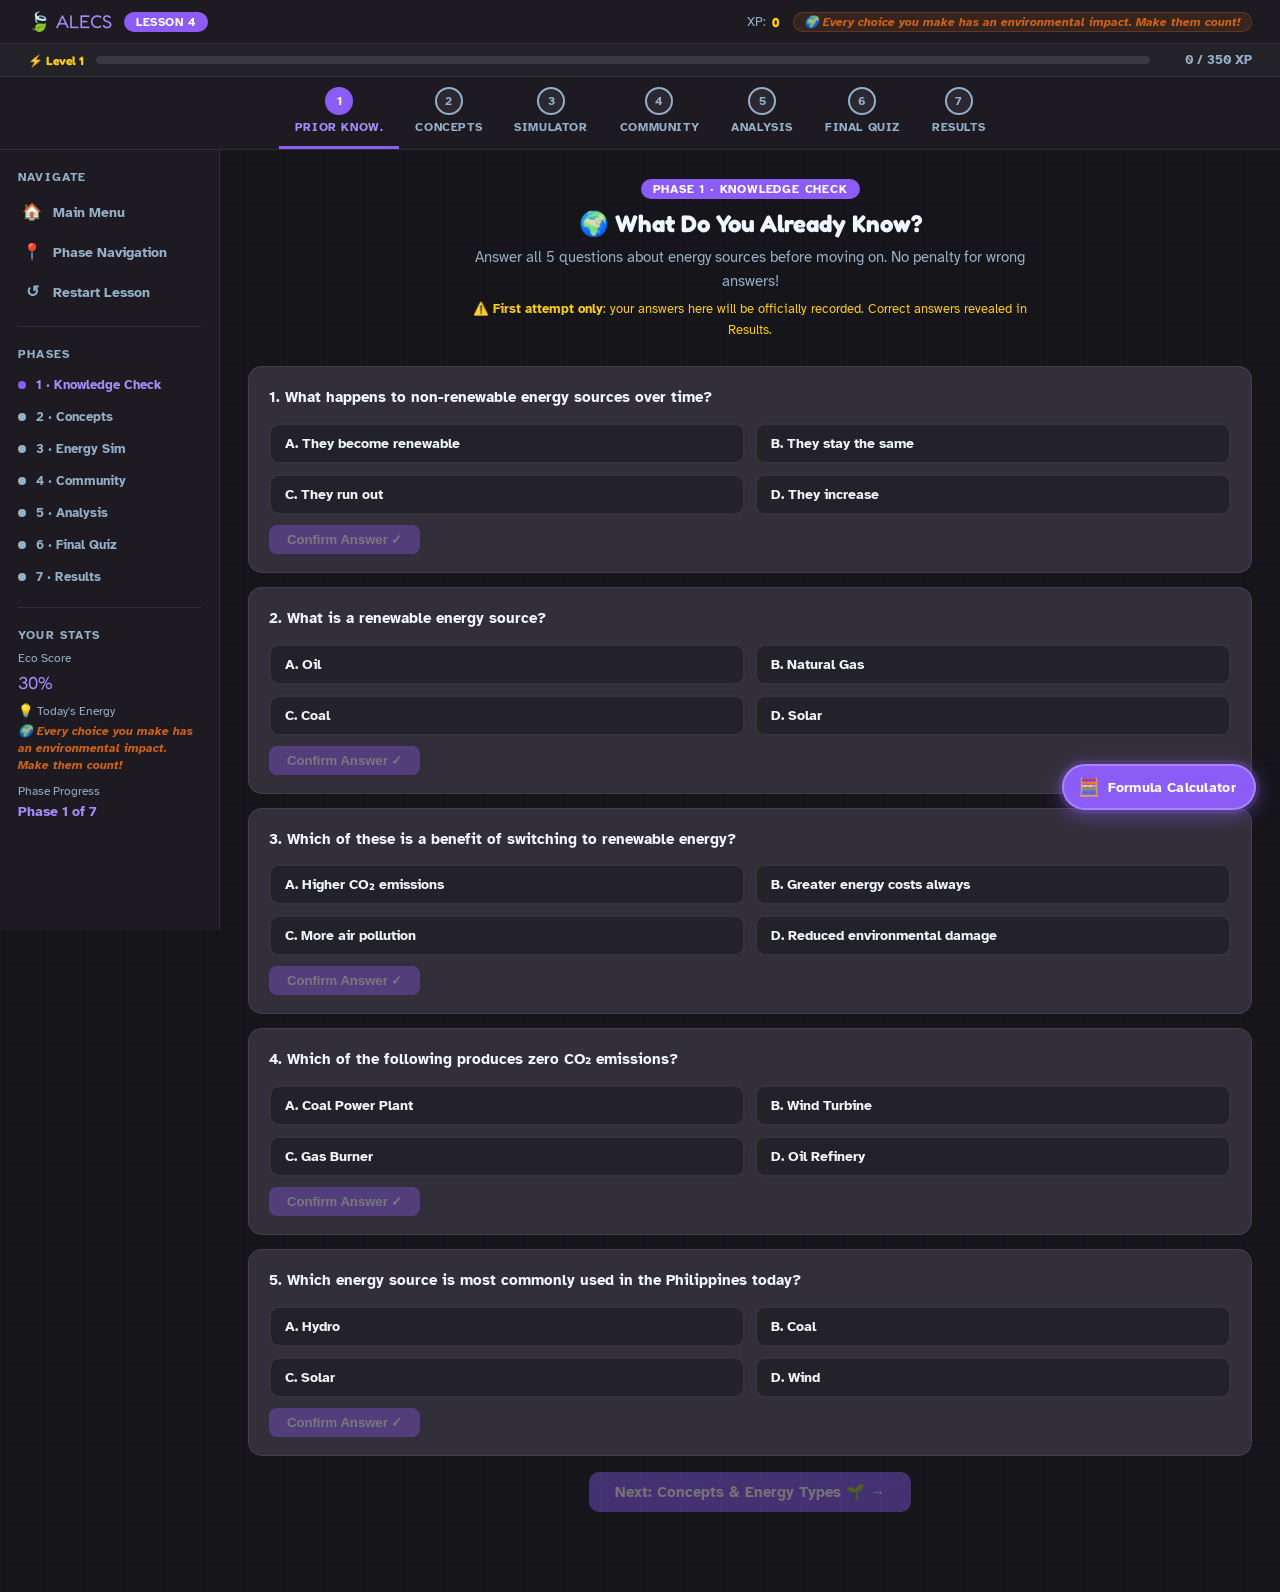
<file: lesson4.html>
﻿<!DOCTYPE html>
<html lang="en">
<head>
<meta charset="UTF-8"/>
<meta name="viewport" content="width=device-width, initial-scale=1.0"/>
<title>A.L.E.C.S.: A SUPPLEMENTARY MOBILE LEARNING APP FOR GRADE 10 PHYSICS. Lesson 4: Energy Sources</title>
<link href="https://fonts.googleapis.com/css2?family=Atkinson+Hyperlegible:wght@400;700&family=Fredoka:wght@500;600;700&display=swap" rel="stylesheet"/>
<style>
/* ── TOKENS ── */
:root {
  --navy:    #16151a;
  --navy2:   #1d1b21;
  --navy3:   #242229;
  --card:    #2b2831;
  --card2:   #332f3a;
  --orange:  #f97316;
  --orange2: #fb923c;
  --yellow:  #facc15;
  --green:   #22c55e;
  --red:     #ef4444;
  --purple:  #9b59b6;
  --text:    #f0f6ff;
  --muted:   #94afc7;
  --border:  rgba(255,255,255,.08);
  --radius:  14px;
  --ff-head: 'Fredoka', sans-serif;
  --ff-body: 'Atkinson Hyperlegible', sans-serif;
  --accent:  #8b5cf6;   /* violet for L4 energy. Distinct from L3's teal */
  --accent2: #a78bfa;
}
*, *::before, *::after { box-sizing: border-box; margin: 0; padding: 0; }
html { scroll-behavior: smooth; }
body {
  background: var(--navy);
  color: var(--text);
  font-family: var(--ff-body);
  min-height: 100vh;
  overflow-x: hidden;
  background-image:
    linear-gradient(rgba(139,92,246,.03) 1px, transparent 1px),
    linear-gradient(90deg, rgba(139,92,246,.03) 1px, transparent 1px);
  background-size: 40px 40px;
}

/* ── TOP BAR ── */
#topbar {
  display: flex; align-items: center; justify-content: space-between;
  padding: 10px 28px;
  background: var(--navy2);
  border-bottom: 1px solid var(--border);
  position: sticky; top: 0; z-index: 200;
}
#topbar-left { display: flex; align-items: center; gap: 12px; }
.logo-link { font-family: var(--ff-head); font-size: 1.15rem; color: var(--accent2); text-decoration: none; display: flex; align-items: center; gap: 7px; }
.lesson-badge { background: var(--accent); color: #fff; font-size: .72rem; font-weight: 800; padding: 3px 12px; border-radius: 20px; letter-spacing: .5px; text-transform: uppercase; }
#topbar-right { display: flex; align-items: center; gap: 14px; }
.xp-live { display: flex; align-items: center; gap: 6px; font-size: .82rem; color: var(--muted); }
.xp-live strong { color: var(--yellow); font-weight: 800; font-family: var(--ff-head); }
.streak-pill { background: rgba(249,115,22,.15); border: 1px solid rgba(249,115,22,.3); color: var(--orange); padding: 2px 10px; border-radius: 99px; font-size: .78rem; font-weight: 700; }

/* ── XP BAR ── */
#xp-bar-row {
  display: flex; align-items: center; gap: 12px;
  padding: 8px 28px; background: var(--navy3);
  border-bottom: 1px solid var(--border);
  font-size: .8rem; font-weight: 700;
}
#level-lbl { color: var(--yellow); white-space: nowrap; font-family: var(--ff-head); font-size: .75rem; }
#xp-track { flex: 1; height: 8px; background: rgba(255,255,255,.1); border-radius: 99px; overflow: hidden; }
#xp-fill { height: 100%; border-radius: 99px; background: linear-gradient(90deg, var(--accent), var(--yellow)); transition: width .6s ease; }
#xp-lbl { color: var(--muted); white-space: nowrap; min-width: 90px; text-align: right; }

/* ── PHASE STEPPER ── */
#phase-stepper {
  display: flex; justify-content: center;
  background: var(--navy2); border-bottom: 1px solid var(--border);
  overflow-x: auto; scrollbar-width: none;
}
#phase-stepper::-webkit-scrollbar { display: none; }
.step-item {
  display: flex; flex-direction: column; align-items: center;
  padding: 10px 16px 12px; border-bottom: 3px solid transparent;
  transition: all .3s; cursor: default; min-width: 70px;
}
.step-item.active { border-color: var(--accent); }
.step-item.done   { border-color: var(--green); }
.step-bubble {
  width: 28px; height: 28px; border-radius: 50%;
  display: flex; align-items: center; justify-content: center;
  font-size: .75rem; font-weight: 800;
  background: var(--card); border: 2px solid var(--muted); color: var(--muted);
  margin-bottom: 5px; transition: all .3s;
}
.step-item.active .step-bubble { background: var(--accent); border-color: var(--accent); color: #fff; }
.step-item.done   .step-bubble { background: var(--green); border-color: var(--green); color: #fff; }
.step-label { font-size: .73rem; font-weight: 700; text-transform: uppercase; letter-spacing: .6px; color: var(--muted); white-space: nowrap; }
.step-item.active .step-label { color: var(--accent2); }
.step-item.done   .step-label { color: var(--green); }

/* ── LAYOUT ── */
#page-body { display: flex; min-height: calc(100vh - 120px); }

/* ── SIDEBAR ── */
#lesson-sidebar {
  width: 220px; flex-shrink: 0; background: var(--navy2);
  border-right: 1px solid var(--border); padding: 20px 0 40px;
  position: sticky; top: 120px;
  height: calc(100vh - 120px); overflow-y: auto; scrollbar-width: none;
}
#lesson-sidebar::-webkit-scrollbar { display: none; }
.sb-section-label { font-size: .72rem; font-weight: 800; text-transform: uppercase; letter-spacing: 1.2px; color: var(--muted); padding: 0 18px; margin-bottom: 8px; margin-top: 20px; }
.sb-section-label:first-child { margin-top: 0; }
.sb-btn { display: flex; align-items: center; gap: 10px; width: 100%; padding: 10px 18px; background: none; border: none; border-left: 3px solid transparent; color: var(--muted); font-family: var(--ff-body); font-size: .88rem; font-weight: 700; cursor: pointer; text-align: left; text-decoration: none; transition: color .2s, background .2s, border-color .2s; }
.sb-btn:hover { background: rgba(139,92,246,.06); color: var(--text); border-color: var(--accent); }
.sb-btn.danger:hover { background: rgba(239,68,68,.08); color: var(--red); border-color: var(--red); }
.sb-btn .sb-icon { font-size: 1rem; width: 22px; text-align: center; }
.sb-phase-list { padding: 0; list-style: none; }
.sb-phase-item { display: flex; align-items: center; gap: 10px; padding: 8px 18px; font-size: .82rem; font-weight: 700; color: var(--muted); transition: color .2s; }
.sb-phase-item.active { color: var(--accent2); }
.sb-phase-item.done   { color: var(--green); }
.sb-phase-dot { width: 8px; height: 8px; border-radius: 50%; background: var(--muted); flex-shrink: 0; transition: background .3s; }
.sb-phase-item.active .sb-phase-dot { background: var(--accent); }
.sb-phase-item.done   .sb-phase-dot { background: var(--green); }
.sb-divider { height: 1px; background: var(--border); margin: 14px 18px; }

/* ── CONTENT ── */
#lesson-content { flex: 1; min-width: 0; padding: 28px 28px 80px; }
.phase-block { display: none; }
.phase-block.active { display: block; }

/* ── CONFIRM MODAL ── */
#confirm-modal { display: none; position: fixed; inset: 0; background: rgba(0,0,0,.6); z-index: 9999; align-items: center; justify-content: center; }
#confirm-modal.open { display: flex; }
#confirm-box { background: var(--card); border: 1px solid var(--border); border-radius: var(--radius); padding: 28px 32px; max-width: 380px; width: 90%; text-align: center; }
#confirm-box h3 { font-family: var(--ff-head); font-size: 1rem; color: var(--text); margin-bottom: 10px; }
#confirm-box p  { font-size: .88rem; color: var(--muted); line-height: 1.6; margin-bottom: 22px; }

/* ── SECTION HEADER ── */
.section-header { text-align: center; margin-bottom: 26px; }
.phase-tag { display: inline-block; background: var(--accent); color: #fff; font-size: .75rem; font-weight: 800; padding: 3px 12px; border-radius: 12px; text-transform: uppercase; letter-spacing: .8px; margin-bottom: 10px; }
.section-header h2 { font-family: var(--ff-head); font-size: 1.5rem; color: var(--text); margin-bottom: 8px; }
.section-header p { color: var(--muted); font-size: .92rem; line-height: 1.6; max-width: 560px; margin: 0 auto; }

/* ── CARDS ── */
.l1-card { background: var(--card); border: 1px solid var(--border); border-radius: var(--radius); padding: 22px; margin-bottom: 16px; }
.l1-card-title { font-family: var(--ff-head); font-size: .85rem; color: var(--accent2); text-transform: uppercase; letter-spacing: 1px; margin-bottom: 14px; }

/* ── BUTTONS ── */
.l1-btn { display: inline-flex; align-items: center; gap: 8px; padding: 11px 26px; border: none; border-radius: 10px; font-family: var(--ff-body); font-weight: 800; font-size: .93rem; cursor: pointer; transition: .2s; }
.l1-btn-primary  { background: var(--accent); color: #fff; }
.l1-btn-primary:hover  { filter: brightness(1.15); transform: translateY(-1px); }
.l1-btn-secondary { background: var(--card2); color: var(--text); border: 1px solid var(--border); }
.l1-btn-secondary:hover { background: var(--navy3); }
.l1-btn-green    { background: var(--green); color: #fff; }
.l1-btn-green:hover { filter: brightness(1.1); }
.l1-btn-sm { padding: 7px 16px; font-size: .82rem; }
.l1-btn:disabled { opacity: .4; cursor: not-allowed; transform: none !important; }

/* ── KNOWLEDGE CHECK ── */
.kc-question { background: var(--card2); border: 1px solid var(--border); border-radius: var(--radius); padding: 18px 20px; margin-bottom: 14px; }
.kc-q-text { font-weight: 700; font-size: .96rem; line-height: 1.55; margin-bottom: 14px; }
.kc-options { display: grid; grid-template-columns: 1fr 1fr; gap: 10px; }
.kc-opt { background: var(--navy3); border: 2px solid var(--border); border-radius: 10px; padding: 10px 14px; cursor: pointer; font-family: var(--ff-body); font-size: .88rem; font-weight: 600; color: var(--text); text-align: left; transition: border-color .2s, background .2s; }
.kc-opt:hover:not(:disabled) { border-color: var(--accent); background: rgba(139,92,246,.08); }
.kc-opt.correct { background: rgba(34,197,94,.12); border-color: var(--green); color: var(--green); }
.kc-opt.wrong   { background: rgba(239,68,68,.12); border-color: var(--red); color: var(--red); }
.kc-opt.selected { background: rgba(255,255,255,.07); border-color: var(--muted); color: var(--text); }
.kc-opt.pending-selected { border-color: var(--accent); background: rgba(139,92,246,.14); box-shadow: 0 0 0 2px rgba(139,92,246,.22) inset; }
.kc-opt:disabled { cursor: default; }
.kc-feedback { margin-top: 10px; padding: 8px 14px; border-radius: 8px; font-weight: 700; font-size: .86rem; display: none; }
.kc-feedback.show { display: block; }
.kc-feedback.correct { background: rgba(34,197,94,.12); border: 1px solid var(--green); color: var(--green); }
.kc-feedback.wrong   { background: rgba(239,68,68,.12); border: 1px solid var(--red); color: var(--red); }
.kc-feedback.recorded { background: rgba(139,92,246,.16); border: 2px solid var(--accent); color: var(--text); font-size: .92rem; padding: 10px 16px; box-shadow: 0 0 10px rgba(139,92,246,.25); animation: kcRecordedPop .35s ease; }
@keyframes kcRecordedPop { 0% { transform: scale(.95); opacity: .3; } 100% { transform: scale(1); opacity: 1; } }
.kc-confirm-btn { margin-top: 10px; padding: 7px 18px; border: none; border-radius: 8px; background: var(--accent); color: #fff; font-weight: 800; font-size: .82rem; cursor: pointer; opacity: .35; pointer-events: none; transition: opacity .2s, transform .15s; }
.kc-confirm-btn.enabled { opacity: 1; pointer-events: auto; animation: kcConfirmPulse 1.5s ease-in-out infinite; }
.kc-confirm-btn.enabled:hover { transform: translateY(-1px); filter: brightness(1.08); }
@keyframes kcConfirmPulse { 0%, 100% { box-shadow: 0 0 0 0 rgba(139,92,246,.45); } 50% { box-shadow: 0 0 0 7px rgba(139,92,246,0); } }

/* ── CONCEPTS ── */
.compare-table { width: 100%; border-collapse: collapse; font-size: .86rem; margin-bottom: 16px; }
.compare-table th { background: var(--navy3); padding: 10px 14px; font-family: var(--ff-head); font-size: .72rem; letter-spacing: .5px; color: var(--muted); border-bottom: 1px solid var(--border); }
.compare-table td { padding: 9px 14px; border-bottom: 1px solid rgba(255,255,255,.04); vertical-align: top; line-height: 1.5; }
.compare-table tr:hover td { background: rgba(255,255,255,.02); }
.tag-r { background: rgba(34,197,94,.15); color: var(--green); border: 1px solid rgba(34,197,94,.3); padding: 2px 8px; border-radius: 6px; font-weight: 700; font-size: .78rem; }
.tag-nr { background: rgba(239,68,68,.12); color: var(--red); border: 1px solid rgba(239,68,68,.3); padding: 2px 8px; border-radius: 6px; font-weight: 700; font-size: .78rem; }

/* ── SIMULATION GAME ── */
.sim-panel { background: var(--card2); border: 1px solid var(--border); border-radius: var(--radius); overflow: hidden; margin-bottom: 16px; }
.sim-header { display: flex; align-items: center; justify-content: space-between; padding: 12px 18px; border-bottom: 1px solid var(--border); }
.sim-back-btn { background: rgba(139,92,246,.14); border: 1.5px solid var(--accent); color: var(--accent2); font-weight: 800; }
.sim-back-btn:hover { background: rgba(139,92,246,.22); }
.sim-start-btn { font-size: 1.02rem; padding: 13px 34px; box-shadow: 0 0 0 0 rgba(139,92,246,.5); animation: simStartPulse 1.8s ease-in-out infinite; }
@keyframes simStartPulse { 0%, 100% { box-shadow: 0 0 0 0 rgba(139,92,246,.45); } 50% { box-shadow: 0 0 0 9px rgba(139,92,246,0); } }
.sim-skip-btn { font-size: .78rem; padding: 7px 16px; opacity: .75; }
.sim-skip-btn:hover { opacity: 1; }
.sim-title { font-family: var(--ff-head); font-size: .85rem; color: var(--accent2); text-transform: uppercase; letter-spacing: 1px; }
.sim-screen-badge { background: var(--navy3); border: 1px solid var(--border); border-radius: 8px; padding: 4px 12px; font-size: .78rem; font-weight: 700; color: var(--muted); }
.sim-body { padding: 20px 18px; }
.sim-controls-row { display: flex; flex-wrap: wrap; gap: 14px; align-items: flex-end; margin-bottom: 16px; }
.sim-ctrl { display: flex; flex-direction: column; gap: 6px; flex: 1; min-width: 140px; }
.sim-ctrl label { font-size: .78rem; font-weight: 700; color: var(--muted); }
.sim-ctrl select, .sim-ctrl input[type=range] { font-family: var(--ff-body); font-size: .88rem; background: var(--navy3); border: 1px solid var(--border); color: var(--text); border-radius: 8px; padding: 8px 12px; cursor: pointer; }
.sim-ctrl input[type=range] { padding: 4px 0; accent-color: var(--accent); height: 6px; }
.range-val { font-family: var(--ff-head); font-size: .82rem; color: var(--yellow); min-width: 60px; }
.sim-msg { padding: 12px 16px; border-radius: 10px; font-weight: 700; font-size: .9rem; text-align: center; margin-top: 12px; display: none; }
.sim-msg.show.correct { display: block; background: rgba(34,197,94,.16); border: 2px solid var(--green); color: var(--green); box-shadow: 0 0 10px rgba(34,197,94,.3); animation: kcRecordedPop .35s ease; }
.sim-msg.show.info    { display: block; background: rgba(139,92,246,.12); border: 2px solid var(--accent); color: var(--accent2); box-shadow: 0 0 10px rgba(139,92,246,.2); animation: kcRecordedPop .35s ease; }
.sim-msg.show.wrong   { display: block; background: rgba(239,68,68,.14); border: 2px solid var(--red); color: var(--red); box-shadow: 0 0 10px rgba(239,68,68,.25); animation: kcRecordedPop .35s ease; }

/* ── ECO SCORE ── */
#eco-score-wrap { display: flex; align-items: center; gap: 16px; background: var(--navy3); border: 1px solid var(--border); border-radius: var(--radius); padding: 14px 18px; margin-bottom: 16px; }
#eco-bar-track { flex: 1; height: 18px; background: rgba(255,255,255,.07); border-radius: 99px; overflow: hidden; }
#eco-bar-fill { height: 100%; border-radius: 99px; background: linear-gradient(90deg, var(--red), var(--orange), var(--yellow), var(--green)); transition: width .8s ease; }
#eco-label { font-family: var(--ff-head); font-size: .88rem; color: var(--yellow); min-width: 60px; text-align: right; }
.eco-grade { font-size: 1.1rem; font-weight: 800; min-width: 90px; text-align: center; }

/* ── IMPACT TABLE ── */
.impact-table { width: 100%; border-collapse: collapse; font-size: .85rem; margin-bottom: 12px; }
.impact-table th { background: var(--navy3); padding: 8px 14px; font-family: var(--ff-head); font-size: .75rem; letter-spacing: .5px; color: var(--muted); border-bottom: 1px solid var(--border); }
.impact-table td { padding: 8px 14px; border-bottom: 1px solid rgba(255,255,255,.04); }
.impact-low  { color: var(--green); font-weight: 700; }
.impact-med  { color: var(--yellow); font-weight: 700; }
.impact-high { color: var(--red); font-weight: 700; }

/* ── ANIMATION CANVAS ── */
#sim-canvas { width: 100%; height: 160px; background: var(--navy3); border-radius: 10px; margin-bottom: 12px; display: block; }

/* ── COMMUNITY BUTTONS ── */
.community-grid { display: grid; grid-template-columns: repeat(3, 1fr); gap: 10px; margin-bottom: 14px; }
.community-btn { padding: 16px 8px; border-radius: 10px; border: 2px solid var(--border); background: var(--navy3); color: var(--muted); font-family: var(--ff-body); font-weight: 800; font-size: .84rem; cursor: pointer; transition: .25s; text-align: center; line-height: 1.5; }
.community-btn:hover { transform: translateY(-2px); border-color: var(--accent); color: var(--accent2); }
.community-btn.applied { border-color: var(--green); background: rgba(34,197,94,.1); color: var(--green); }
.community-btn:disabled { opacity: .5; cursor: not-allowed; transform: none; }

/* ── QUIZ ── */
.quiz-counter { display: flex; align-items: center; justify-content: space-between; margin-bottom: 14px; font-size: .85rem; font-weight: 700; }
.quiz-prog-track { height: 5px; background: var(--navy3); border-radius: 99px; overflow: hidden; margin-bottom: 20px; }
.quiz-prog-fill { height: 100%; background: var(--accent); border-radius: 99px; transition: width .4s; }
.quiz-q { font-size: 1rem; font-weight: 700; line-height: 1.6; margin-bottom: 20px; }
.quiz-opts { display: grid; grid-template-columns: 1fr 1fr; gap: 10px; margin-bottom: 14px; }
.quiz-opt { background: var(--navy3); border: 2px solid var(--border); border-radius: 10px; padding: 12px 14px; cursor: pointer; font-family: var(--ff-body); font-size: .88rem; font-weight: 600; color: var(--text); text-align: left; transition: border-color .2s, background .2s; }
.quiz-opt:hover:not(:disabled) { border-color: var(--accent); background: rgba(139,92,246,.08); }
.quiz-opt.correct { background: rgba(34,197,94,.12); border-color: var(--green); color: var(--green); }
.quiz-opt.wrong   { background: rgba(239,68,68,.12); border-color: var(--red); color: var(--red); }
.quiz-opt.selected { background: rgba(255,255,255,.07); border-color: var(--muted); color: var(--text); }
.quiz-opt:disabled { cursor: default; }
.quiz-feedback { margin-top: 8px; padding: 10px 14px; border-radius: 8px; font-weight: 700; font-size: .88rem; display: none; }
.quiz-feedback.show { display: block; }
.quiz-feedback.correct { background: rgba(34,197,94,.12); border: 1px solid var(--green); color: var(--green); }
.quiz-feedback.wrong   { background: rgba(239,68,68,.12); border: 1px solid var(--red); color: var(--red); }
.quiz-feedback.recorded { background: rgba(139,92,246,.16); border: 2px solid var(--accent); color: var(--text); font-size: .92rem; padding: 10px 16px; box-shadow: 0 0 10px rgba(139,92,246,.25); animation: kcRecordedPop .35s ease; }

/* ── ANALYSIS BARS ── */
.pa-bar-wrap { margin-bottom: 16px; }
.pa-bar-label { display: flex; justify-content: space-between; font-size: .85rem; font-weight: 700; margin-bottom: 5px; }
.pa-bar-track { height: 12px; background: var(--navy3); border-radius: 6px; overflow: hidden; }
.pa-bar-fill { height: 100%; border-radius: 6px; background: linear-gradient(90deg, var(--accent), var(--yellow)); transition: width .8s ease; }

/* ── BADGE GRID ── */
.badge-grid { display: flex; flex-wrap: wrap; gap: 14px; justify-content: center; margin: 18px 0; }
.badge-card { background: var(--card2); border: 1px solid var(--border); border-radius: var(--radius); padding: 16px 20px; text-align: center; min-width: 110px; animation: badgePop .4s ease both; }
@keyframes badgePop { from{transform:scale(.7);opacity:0} to{transform:scale(1);opacity:1} }
.badge-icon { font-size: 2rem; display: block; margin-bottom: 6px; }
.badge-name { font-family: var(--ff-head); font-size: .74rem; letter-spacing: .5px; color: var(--accent2); }

/* ── XP TOAST ── */
#xp-toast { position: fixed; bottom: 80px; right: 24px; background: var(--card); border: 1px solid var(--accent); border-radius: 10px; padding: 10px 18px; font-weight: 800; font-size: .9rem; color: var(--yellow); opacity: 0; transform: translateY(10px); transition: .3s; pointer-events: none; z-index: 9999; }
#xp-toast.show { opacity: 1; transform: translateY(0); }

/* ── FUN FACT ── */
#funfact-bar { position: fixed; bottom: 24px; left: 50%; transform: translateX(-50%) translateY(20px); background: var(--card); border: 1px solid var(--accent); border-radius: 12px; padding: 12px 22px; font-size: .88rem; color: var(--text); max-width: 520px; width: 90%; text-align: center; opacity: 0; pointer-events: none; transition: .4s; z-index: 9999; }
#funfact-bar.show { opacity: 1; transform: translateX(-50%) translateY(0); }

/* ── SCREEN TABS ── */
.screen-tabs { display: flex; gap: 6px; margin-bottom: 16px; overflow-x: auto; scrollbar-width: none; }
.screen-tab { padding: 8px 18px; border-radius: 8px; border: 1px solid var(--border); background: var(--card2); color: var(--muted); font-weight: 700; font-size: .8rem; cursor: pointer; transition: .2s; white-space: nowrap; }
.screen-tab.active { background: var(--accent); color: #fff; border-color: var(--accent); }
.screen-block { display: none; }
.screen-block.active { display: block; }

/* ── HELPERS ── */
.text-center { text-align: center; }
.mt-4 { margin-top: 16px; }
.mt-2 { margin-top: 8px; }
.gap-row { display: flex; gap: 10px; flex-wrap: wrap; }
.hidden { display: none !important; }
.reflect-pill { background: var(--card); border: 1.5px solid var(--border); border-radius: 8px; padding: 8px 4px; text-align: center; font-size: .82rem; font-weight: 700; color: var(--muted); transition: .3s; }
.reflect-pill.done { background: rgba(34,197,94,.12); border-color: var(--green); color: var(--green); }
.reflect-pill.tried { background: rgba(255,215,0,.08); border-color: var(--yellow); color: var(--yellow); }

/* ── FORMULA NOTEPAD ── */
#notepad-fab { position: fixed; bottom: 90px; right: 24px; width: auto; height: auto; border-radius: 32px; background: var(--accent); color: #fff; font-size: 1.1rem; border: 2px solid rgba(255,255,255,.25); cursor: pointer; z-index: 8000; display: flex; align-items: center; justify-content: center; gap: 7px; padding: 10px 18px 10px 14px; box-shadow: 0 4px 20px rgba(139,92,246,.55), 0 0 0 4px rgba(139,92,246,.15); transition: .2s; font-family: var(--ff-body); font-weight: 800; letter-spacing: .3px; white-space: nowrap; }
#notepad-fab:hover { transform: scale(1.06); box-shadow: 0 6px 24px rgba(139,92,246,.7), 0 0 0 6px rgba(139,92,246,.2); }
#notepad-fab.visible { display: flex; }
#notepad-modal { display: none; position: fixed; inset: 0; background: rgba(0,0,0,.65); z-index: 9000; align-items: center; justify-content: center; }
#notepad-modal.open { display: flex; }
#notepad-box { background: var(--card); border: 1px solid var(--border); border-radius: var(--radius); padding: 22px 26px; max-width: 480px; width: 94%; max-height: 88vh; overflow-y: auto; }
#notepad-box h3 { font-family: var(--ff-head); font-size: .95rem; color: var(--accent2); margin-bottom: 4px; }
#notepad-box p { font-size: .8rem; color: var(--muted); margin-bottom: 16px; }
.nf-select { width: 100%; padding: 10px 12px; background: var(--navy3); border: 1px solid var(--border); color: var(--text); border-radius: 8px; font-family: var(--ff-body); font-size: .9rem; margin-bottom: 14px; cursor: pointer; }
.nf-inputs { display: grid; grid-template-columns: 1fr 1fr; gap: 10px; margin-bottom: 12px; }
.nf-field label { font-size: .75rem; font-weight: 700; color: var(--muted); display: block; margin-bottom: 4px; }
.nf-field input { width: 100%; padding: 9px 12px; background: var(--navy3); border: 1px solid var(--border); color: var(--text); border-radius: 8px; font-family: var(--ff-body); font-size: .9rem; }
.nf-result { background: var(--navy3); border: 1px solid var(--accent); border-radius: 10px; padding: 14px 16px; text-align: center; margin-bottom: 14px; display: none; }
.nf-result .nf-ans { font-family: var(--ff-head); font-size: 1.3rem; color: var(--yellow); }
.nf-result .nf-unit { font-size: .82rem; color: var(--muted); margin-top: 4px; }
#answer-review { margin-top: 20px; }
.review-section-title { font-family: var(--ff-head); font-size: .85rem; color: var(--accent); text-transform: uppercase; letter-spacing: 1px; margin-bottom: 12px; padding-bottom: 8px; border-bottom: 1px solid var(--border); }
.review-item { background: var(--navy3); border-radius: 10px; padding: 14px 16px; margin-bottom: 10px; border-left: 3px solid var(--border); }
.review-item.correct-ans { border-left-color: var(--green); }
.review-item.wrong-ans { border-left-color: var(--red); }
.review-q { font-size: .88rem; font-weight: 700; color: var(--text); margin-bottom: 6px; }
.review-correct { font-size: .82rem; color: var(--green); font-weight: 700; }
.review-exp { font-size: .8rem; color: var(--muted); margin-top: 4px; }
.nf-formula-label { font-size: .78rem; font-weight: 700; color: var(--accent2); background: rgba(139,92,246,.1); border: 1px solid rgba(139,92,246,.2); border-radius: 8px; padding: 8px 12px; margin-bottom: 12px; font-family: var(--ff-head); }

/* ── PHASE 2: SORT & MATCH ── */
.p2-source-chip { background: var(--card); border: 2px solid var(--border); border-radius: 20px; padding: 8px 16px; color: var(--text); font-family: var(--ff-body); font-weight: 700; font-size: .88rem; cursor: pointer; transition: .2s; }
.p2-source-chip:hover { border-color: var(--accent); background: rgba(139,92,246,.08); }
.p2-source-chip.selected { border-color: var(--yellow); background: rgba(255,215,0,.12); color: var(--yellow); }
.p2-source-chip.placed { opacity: .35; cursor: default; text-decoration: line-through; pointer-events: none; }
.p2-drop-zone { min-height: 120px; border: 2px dashed var(--border); border-radius: var(--radius); padding: 14px; cursor: pointer; transition: border-color .2s, background .2s; }
.p2-drop-zone:hover { border-color: var(--accent); background: rgba(139,92,246,.04); }
.p2-drop-zone.highlight { border-color: var(--yellow); background: rgba(255,215,0,.06); }
.p2-zone-label { margin-bottom: 8px; }
.p2-zone-items { display: flex; flex-wrap: wrap; gap: 6px; min-height: 36px; margin-bottom: 6px; }
.p2-zone-item { padding: 4px 12px; border-radius: 20px; font-size: .8rem; font-weight: 700; }
.p2-zone-item.correct { background: rgba(34,197,94,.15); color: var(--green); border: 1px solid var(--green); }
.p2-zone-item.wrong   { background: rgba(239,68,68,.12); color: var(--red); border: 1px solid var(--red); animation: shake .3s; }
@keyframes shake { 0%,100%{transform:translateX(0)} 25%{transform:translateX(-4px)} 75%{transform:translateX(4px)} }
.p2-zone-hint { font-size: .73rem; color: var(--muted); font-style: italic; }
.p2-match-item { padding: 10px 14px; border-radius: 10px; border: 2px solid var(--border); background: var(--navy3); color: var(--text); font-family: var(--ff-body); font-weight: 700; font-size: .82rem; cursor: pointer; transition: .2s; text-align: center; line-height: 1.4; }
.p2-match-item:hover { border-color: var(--accent); }
.p2-match-item.selected { border-color: var(--yellow); background: rgba(255,215,0,.1); color: var(--yellow); }
.p2-match-item.matched { border-color: var(--green); background: rgba(34,197,94,.1); color: var(--green); cursor: default; pointer-events: none; }
.p2-match-item.wrong-flash { border-color: var(--red); background: rgba(239,68,68,.1); animation: shake .3s; }

/* ── PHASE 3: ENERGY TYPE CARDS ── */
.energy-type-card { position: relative; display: flex; flex-direction: column; align-items: center; gap: 4px; padding: 12px 8px; background: var(--navy3); border: 2px solid var(--border); border-radius: 10px; cursor: pointer; font-family: var(--ff-body); font-weight: 700; transition: .2s; }
.energy-type-card:hover { border-color: var(--accent); background: rgba(139,92,246,.06); }
.energy-type-card.selected { border-color: var(--yellow); background: rgba(255,215,0,.1); }
.energy-type-card.completed { border-color: var(--green); box-shadow: 0 0 0 2px rgba(34,197,94,.18); }
.energy-type-card.attempted { border-color: var(--yellow); box-shadow: 0 0 0 2px rgba(255,215,0,.15); }
.energy-type-card.attempted .etc-badge { color: var(--yellow); }
.etc-icon { font-size: 1.4rem; }
.etc-label { font-size: .72rem; color: var(--muted); }
.energy-type-card.selected .etc-label { color: var(--yellow); }
.etc-badge { position: absolute; top: 4px; right: 6px; font-size: .73rem; font-weight: 800; color: var(--green); }
.community-grid { display: grid; grid-template-columns: repeat(3, 1fr); gap: 10px; margin-bottom: 14px; }

/* ── PHASE REVISIT MODAL ── */
#phase-nav-modal { display: none; position: fixed; inset: 0; background: rgba(0,0,0,.65); z-index: 9999; align-items: center; justify-content: center; }
#phase-nav-modal.open { display: flex; }
#phase-nav-box { background: var(--card); border: 1px solid var(--border); border-radius: var(--radius); padding: 24px 28px; max-width: 420px; width: 92%; }
#phase-nav-box h3 { font-family: var(--ff-head); font-size: .95rem; color: var(--text); margin-bottom: 6px; }
#phase-nav-box p { font-size: .83rem; color: var(--muted); margin-bottom: 16px; line-height: 1.5; }
.pnav-list { list-style: none; display: flex; flex-direction: column; gap: 8px; margin-bottom: 16px; }
.pnav-item { display: flex; align-items: center; justify-content: space-between; padding: 10px 14px; background: var(--navy3); border: 1px solid var(--border); border-radius: 10px; cursor: pointer; transition: .2s; }
.pnav-item:hover { border-color: var(--accent); background: rgba(139,92,246,.06); }
.pnav-item.locked { opacity: .35; cursor: not-allowed; }
.pnav-item .pnav-name { font-weight: 700; font-size: .88rem; color: var(--text); }
.pnav-item .pnav-status { font-size: .75rem; font-weight: 700; color: var(--green); }
.tip-box { background: rgba(139,92,246,.08); border: 1px solid rgba(139,92,246,.25); border-radius: 10px; padding: 14px 18px; font-size: .88rem; line-height: 1.6; color: var(--text); margin-bottom: 14px; }
.info-grid { display: grid; grid-template-columns: 1fr 1fr; gap: 12px; margin-bottom: 16px; }
.info-box { background: var(--navy3); border: 1px solid var(--border); border-radius: 10px; padding: 14px 16px; }
.info-box-title { font-family: var(--ff-head); font-size: .72rem; letter-spacing: .5px; color: var(--muted); margin-bottom: 8px; text-transform: uppercase; }
.info-box p { font-size: .85rem; line-height: 1.6; color: var(--text); }

/* ── GOALS STRIP ── */
#sim-goals-strip { display: flex; flex-wrap: wrap; gap: 8px; padding: 12px 18px; background: var(--navy2); border: 1px solid var(--border); margin-bottom: 16px; border-radius: var(--radius); }
.goal-pill { display: flex; align-items: center; gap: 6px; background: var(--card); border: 1px solid var(--border); border-radius: 20px; padding: 5px 12px; font-size: .78rem; font-weight: 700; color: var(--muted); transition: .3s; }
.goal-pill.done { background: rgba(34,197,94,.1); border-color: var(--green); color: var(--green); }
.goal-pill .gp-dot { width: 8px; height: 8px; border-radius: 50%; background: var(--muted); transition: .3s; }
.goal-pill.done .gp-dot { background: var(--green); }
#goals-count { font-size: .82rem; font-weight: 800; color: var(--yellow); font-family: var(--ff-head); margin-left: auto; }
#mobile-menu-btn { display: none; flex-direction: column; justify-content: center; gap: 4px; width: 34px; height: 34px; background: transparent; border: none; cursor: pointer; padding: 0; margin-right: 4px; }
#mobile-menu-btn .hamburger-line { display: block; width: 20px; height: 2px; border-radius: 2px; background: var(--text); }
#mobile-menu-backdrop { display: none; position: fixed; inset: 0; background: rgba(0,0,0,.55); z-index: 499; }
#mobile-menu-backdrop.show { display: block; }
@media (max-width:1100px) and (min-width:861px) {
  #lesson-sidebar { width: 180px; }
  #lesson-content { padding: 24px 20px 80px; }
}
@media (max-width:860px) {
  #mobile-menu-btn { display: flex; }
  #lesson-sidebar {
    position: fixed; top: 0; left: 0; height: 100vh; width: 260px; z-index: 500;
    transform: translateX(-100%); transition: transform .25s ease;
    box-shadow: 6px 0 24px rgba(0,0,0,.45);
  }
  #lesson-sidebar.mobile-open { transform: translateX(0); }
}
#kc-next-btn:not(:disabled), #p2-next-btn:not(:disabled), #to-analysis-btn:not(:disabled) { animation: nextStepPulse 1.4s ease-in-out infinite; font-weight: 800; }
@keyframes nextStepPulse { 0%, 100% { box-shadow: 0 0 0 0 rgba(139,92,246,.55); } 50% { box-shadow: 0 0 0 10px rgba(139,92,246,0); } }
.quiz-opt.pending-selected { border-color: var(--accent); background: rgba(139,92,246,.14); box-shadow: 0 0 0 2px rgba(139,92,246,.22) inset; }
.sim-done-banner { font-size: 1rem; font-weight: 800; color: var(--accent2); margin-bottom: 14px; }
.sim-done-banner.all { background: rgba(34,197,94,.14); border: 2px solid var(--green); color: var(--green); border-radius: 12px; padding: 12px; }
.sim-next-row { display: flex; gap: 16px; justify-content: center; flex-wrap: wrap; }
.sim-next-btn { flex: 1 1 240px; max-width: 340px; min-height: 76px; border: none; border-radius: 16px; color: #fff; font-family: var(--ff-head); font-size: 1.15rem; font-weight: 900; cursor: pointer; padding: 16px 22px; display: flex; flex-direction: column; align-items: center; justify-content: center; gap: 4px; transition: transform .15s; }
.sim-next-btn small { font-size: .74rem; font-weight: 700; opacity: .92; font-family: var(--ff-body); }
.sim-next-btn:active { transform: scale(.97); }
.sim-next-btn.try { background: linear-gradient(135deg, #16a34a, #22c55e); animation: simTryGlow 1.6s ease-in-out infinite; }
.sim-next-btn.go { background: linear-gradient(135deg, #7c3aed, #a78bfa); animation: simGoGlow 1.6s ease-in-out infinite .4s; }
@keyframes simTryGlow { 0%, 100% { box-shadow: 0 0 0 0 rgba(34,197,94,.65), 0 6px 20px rgba(34,197,94,.35); } 50% { box-shadow: 0 0 0 12px rgba(34,197,94,0), 0 6px 26px rgba(34,197,94,.55); } }
@keyframes simGoGlow { 0%, 100% { box-shadow: 0 0 0 0 rgba(139,92,246,.65), 0 6px 20px rgba(139,92,246,.35); } 50% { box-shadow: 0 0 0 12px rgba(139,92,246,0), 0 6px 26px rgba(139,92,246,.55); } }
</style>
</head>
<body>

<!-- XP TOAST -->
<div id="xp-toast">+0 XP</div>
<!-- FUN FACT -->
<div id="funfact-bar" id="funfact-bar"></div>

<!-- PHASE NAV MODAL -->
<div id="phase-nav-modal">
  <div id="phase-nav-box">
    <h3>📍 Phase Navigation</h3>
    <p>View your status or revisit a completed phase. You can review but cannot re-earn XP or undo choices.</p>
    <ul class="pnav-list" id="pnav-list"></ul>
    <div class="gap-row" style="justify-content:center">
      <button class="l1-btn l1-btn-secondary l1-btn-sm" onclick="closePhaseNav()">Close</button>
    </div>
  </div>
</div>

<!-- CONFIRM MODAL -->
<div id="confirm-modal">
  <div id="confirm-box">
    <h3 id="confirm-title">Are you sure?</h3>
    <p id="confirm-msg">This action cannot be undone.</p>
    <div class="gap-row" style="justify-content:center">
      <button class="l1-btn l1-btn-secondary l1-btn-sm" onclick="closeConfirm()">Cancel</button>
      <button class="l1-btn l1-btn-primary l1-btn-sm" id="confirm-ok-btn">Confirm</button>
    </div>
  </div>
</div>

<!-- TOP BAR -->
<header id="topbar">
  <div id="topbar-left">
    <button id="mobile-menu-btn" onclick="toggleMobileMenu()" aria-label="Open menu" title="Menu">
      <span class="hamburger-line"></span><span class="hamburger-line"></span><span class="hamburger-line"></span>
    </button>
    <a href="index.html" class="logo-link">🍃 ALECS</a>
    <span class="lesson-badge">Lesson 4</span>
  </div>
  <div id="topbar-right">
    <span class="xp-live">XP: <strong id="xp-display">0</strong></span>
    <span class="streak-pill" id="streak-display"></span>
  </div>
</header>

<!-- Mobile drawer backdrop -->
<div id="mobile-menu-backdrop" onclick="closeMobileMenu()"></div>

<!-- XP BAR -->
<div id="xp-bar-row">
  <span id="level-lbl">⚡ Level 1</span>
  <div id="xp-track"><div id="xp-fill" style="width:0%"></div></div>
  <span id="xp-lbl">0 / 450 XP</span>
</div>

<!-- PHASE STEPPER -->
<div id="phase-stepper">
  <div class="step-item active" id="step-1"><div class="step-bubble">1</div><div class="step-label">Prior Know.</div></div>
  <div class="step-item" id="step-2"><div class="step-bubble">2</div><div class="step-label">Concepts</div></div>
  <div class="step-item" id="step-3"><div class="step-bubble">3</div><div class="step-label">Simulator</div></div>
  <div class="step-item" id="step-4"><div class="step-bubble">4</div><div class="step-label">Community</div></div>
  <div class="step-item" id="step-5"><div class="step-bubble">5</div><div class="step-label">Analysis</div></div>
  <div class="step-item" id="step-6"><div class="step-bubble">6</div><div class="step-label">Final Quiz</div></div>
  <div class="step-item" id="step-7"><div class="step-bubble">7</div><div class="step-label">Results</div></div>
</div>

<!-- PAGE BODY -->
<div id="page-body">

<!-- SIDEBAR -->
<nav id="lesson-sidebar">
  <div class="sb-section-label">Navigate</div>
  <a href="index.html" class="sb-btn"><span class="sb-icon">🏠</span> Main Menu</a>
  <button class="sb-btn" onclick="openPhaseNav()"><span class="sb-icon">📍</span> Phase Navigation</button>
  <button class="sb-btn danger" onclick="confirmRestart()"><span class="sb-icon">↺</span> Restart Lesson</button>
  <div class="sb-divider"></div>
  <div class="sb-section-label">Phases</div>
  <ul class="sb-phase-list" id="sb-phase-list">
    <li class="sb-phase-item active" id="sb-step-1"><div class="sb-phase-dot"></div>1 · Knowledge Check</li>
    <li class="sb-phase-item" id="sb-step-2"><div class="sb-phase-dot"></div>2 · Concepts</li>
    <li class="sb-phase-item" id="sb-step-3"><div class="sb-phase-dot"></div>3 · Energy Sim</li>
    <li class="sb-phase-item" id="sb-step-4"><div class="sb-phase-dot"></div>4 · Community</li>
    <li class="sb-phase-item" id="sb-step-5"><div class="sb-phase-dot"></div>5 · Analysis</li>
    <li class="sb-phase-item" id="sb-step-6"><div class="sb-phase-dot"></div>6 · Final Quiz</li>
    <li class="sb-phase-item" id="sb-step-7"><div class="sb-phase-dot"></div>7 · Results</li>
  </ul>
  <div class="sb-divider"></div>
  <div class="sb-section-label">Your Stats</div>
  <div style="padding:0 18px">
    <div style="font-size:.78rem;color:var(--muted);margin-bottom:6px">Eco Score</div>
    <div style="font-family:var(--ff-head);font-size:1.1rem;color:var(--accent2)" id="sb-eco-score">0%</div>
    <div style="font-size:.78rem;color:var(--muted);margin-top:10px;margin-bottom:4px">💡 Today's Energy</div>
    <div style="font-size:.75rem;font-weight:700;color:var(--orange);font-style:italic;line-height:1.4" id="sb-streak"></div>
    <div style="font-size:.78rem;color:var(--muted);margin-top:10px;margin-bottom:4px">Phase Progress</div>
    <div style="font-size:.88rem;color:var(--accent2);font-weight:700" id="sb-phase-prog">Phase 1 of 7</div>
  </div>
</nav>

<!-- LESSON CONTENT -->
<div id="lesson-content">

<!-- ═══ PHASE 1. KNOWLEDGE CHECK ═══ -->
<div id="phase-1" class="phase-block active">
  <div class="section-header">
    <div class="phase-tag">Phase 1 · Knowledge Check</div>
    <h2>🌍 What Do You Already Know?</h2>
    <p>Answer all 5 questions about energy sources before moving on. No penalty for wrong answers!</p>
    <p style="font-size:.8rem;color:var(--yellow);margin-top:6px">⚠️ <strong>First attempt only</strong>: your answers here will be officially recorded. Correct answers revealed in Results.</p>
  </div>
  <div id="kc-questions-wrap"></div>
  <div class="text-center mt-4">
    <button class="l1-btn l1-btn-primary" id="kc-next-btn" disabled onclick="goPhase(2)">Next: Concepts &amp; Energy Types 🌱 →</button>
  </div>
</div>

<!-- ═══ PHASE 2. CONCEPTS (INTERACTIVE) ═══ -->
<div id="phase-2" class="phase-block">
  <div class="section-header">
    <div class="phase-tag">Phase 2 · Sort &amp; Match</div>
    <h2>⚡ Renewable or Not?</h2>
    <p>Sort each energy source into the correct category, then match each source to its key fact. Complete both activities to continue!</p>
  </div>

  <!-- ACTIVITY 1: DRAG/CLICK SORT -->
  <div class="l1-card" id="p2-sort-card">
    <div class="l1-card-title">🗂️ Activity 1: Sort the Energy Sources <span id="p2-sort-progress" style="color:var(--muted);font-size:.8rem;font-weight:600">(0 / 6 sorted)</span></div>
    <p style="font-size:.86rem;color:var(--muted);margin-bottom:16px">Click each energy source, then click the correct column to place it.</p>
    <div style="display:flex;gap:10px;flex-wrap:wrap;justify-content:center;margin-bottom:18px" id="p2-sources-pool">
      <button class="p2-source-chip" data-src="solar" onclick="selectP2Chip(this)">☀️ Solar</button>
      <button class="p2-source-chip" data-src="wind" onclick="selectP2Chip(this)">💨 Wind</button>
      <button class="p2-source-chip" data-src="hydro" onclick="selectP2Chip(this)">💧 Hydro</button>
      <button class="p2-source-chip" data-src="coal" onclick="selectP2Chip(this)">🪨 Coal</button>
      <button class="p2-source-chip" data-src="oil" onclick="selectP2Chip(this)">🛢️ Oil</button>
      <button class="p2-source-chip" data-src="gas" onclick="selectP2Chip(this)">🔥 Natural Gas</button>
    </div>
    <div style="display:grid;grid-template-columns:1fr 1fr;gap:14px">
      <div class="p2-drop-zone" id="zone-renewable" onclick="dropToZone('renewable')">
        <div class="p2-zone-label"><span class="tag-r">♻️ Renewable</span></div>
        <div class="p2-zone-items" id="zone-renewable-items"></div>
        <div class="p2-zone-hint">Click here to place selected source</div>
      </div>
      <div class="p2-drop-zone" id="zone-nonrenewable" onclick="dropToZone('nonrenewable')">
        <div class="p2-zone-label"><span class="tag-nr">🏭 Non-Renewable</span></div>
        <div class="p2-zone-items" id="zone-nonrenewable-items"></div>
        <div class="p2-zone-hint">Click here to place selected source</div>
      </div>
    </div>
    <div class="sim-msg" id="p2-sort-msg" style="margin-top:12px"></div>
  </div>

  <!-- ACTIVITY 2: MATCH FACTS -->
  <div class="l1-card" id="p2-match-card" style="opacity:.45;pointer-events:none">
    <div class="l1-card-title">🔗 Activity 2: Match the Fact <span id="p2-match-progress" style="color:var(--muted);font-size:.8rem;font-weight:600">(0 / 4 matched)</span></div>
    <p style="font-size:.86rem;color:var(--muted);margin-bottom:14px">Click a source on the left, then click the matching fact on the right.</p>
    <div style="display:grid;grid-template-columns:1fr 1fr;gap:12px" id="p2-match-grid"></div>
    <div class="sim-msg" id="p2-match-msg" style="margin-top:12px"></div>
  </div>

  <!-- FORMULA REVEAL (unlocked after both activities) -->
  <div class="l1-card" id="p2-formula-card" style="display:none">
    <div class="l1-card-title">💡 Key Formula Unlocked!</div>
    <div class="tip-box" style="text-align:center">
      <span style="font-family:var(--ff-head);color:var(--yellow);font-size:1rem">Total Impact = Energy Used × Emission Factor</span><br>
      <span style="color:var(--muted);font-size:.85rem;display:block;margin-top:8px">The more non-renewable energy used, the higher the environmental damage. Renewables bring the emission factor close to <strong style="color:var(--green)">zero</strong>.</span>
    </div>
  </div>

  <div class="text-center mt-4">
    <button class="l1-btn l1-btn-primary" id="p2-next-btn" disabled onclick="goPhase(3)">Next: Energy Simulator 🔬 →</button>
  </div>
</div>

<!-- ═══ PHASE 3. ENERGY SIMULATOR (MULTI-SIM) ═══ -->
<div id="phase-3" class="phase-block">
  <div class="section-header">
    <div class="phase-tag">Phase 3 · Energy Source Explorer</div>
    <h2>🔬 Energy Simulator</h2>
    <p>Run each energy source one at a time. After each simulation, answer the reflection question. Then pick the next source!</p>
  </div>

  <!-- OBJECTIVE BOX -->
  <div class="tip-box" style="background:rgba(139,92,246,.12);border-color:rgba(139,92,246,.4);margin-bottom:16px">
    <strong style="color:var(--accent2);display:block;margin-bottom:6px;font-size:.92rem">🎯 Your Objective</strong>
    <span style="font-size:.88rem">Try all <strong style="color:var(--yellow)">6 energy sources</strong> (Solar, Wind, Hydro, Coal, Oil, Gas) and answer each reflection question correctly. After finishing a sim, click <em>"Try Another Source"</em> to continue. The "Next Phase" button is always available if needed.</span>
  </div>

  <!-- PROGRESS TRACKER (replaces confusing % goals) -->
  <div style="background:var(--navy2);border:1px solid var(--border);border-radius:var(--radius);padding:14px 18px;margin-bottom:16px">
    <div style="display:flex;align-items:center;justify-content:space-between;margin-bottom:10px">
      <span style="font-family:var(--ff-head);font-size:.8rem;color:var(--muted);text-transform:uppercase;letter-spacing:.8px">Reflection Questions Answered Correctly</span>
      <span style="font-family:var(--ff-head);font-size:.9rem;color:var(--yellow)" id="reflect-count">0 / 6</span>
    </div>
    <div style="display:grid;grid-template-columns:repeat(6,1fr);gap:6px" id="reflect-grid">
      <div class="reflect-pill" id="rpill-solar">☀️<br><span style="font-size: .73rem">Solar</span></div>
      <div class="reflect-pill" id="rpill-wind">💨<br><span style="font-size: .73rem">Wind</span></div>
      <div class="reflect-pill" id="rpill-hydro">💧<br><span style="font-size: .73rem">Hydro</span></div>
      <div class="reflect-pill" id="rpill-coal">🪨<br><span style="font-size: .73rem">Coal</span></div>
      <div class="reflect-pill" id="rpill-oil">🛢️<br><span style="font-size: .73rem">Oil</span></div>
      <div class="reflect-pill" id="rpill-gas">🔥<br><span style="font-size: .73rem">Gas</span></div>
    </div>
    <div style="margin-top:10px;font-size:.78rem;color:var(--muted)">Icon = not yet tried · <span style="color:var(--yellow)">🔄 = tried, try again</span> · <span style="color:var(--green)">✅ = correct!</span></div>
  </div>

  <!-- ENERGY SOURCE SELECTOR (shown when picking) -->
  <div id="sim-picker-view">
    <div class="l1-card">
      <div class="l1-card-title">⚡ Choose Your Next Energy Source</div>
      <p style="font-size:.85rem;color:var(--muted);margin-bottom:14px">Click a source to run its simulation. Sources you've already answered correctly are marked ✅.</p>
      <div style="display:grid;grid-template-columns:repeat(3,1fr);gap:8px;margin-bottom:16px" id="energy-type-cards">
        <button class="energy-type-card" data-src="solar" onclick="selectEnergyCard(this,'solar')">
          <span class="etc-icon">☀️</span><span class="etc-label">Solar</span>
          <span class="etc-badge done-badge hidden" id="etbadge-solar">✓</span>
        </button>
        <button class="energy-type-card" data-src="wind" onclick="selectEnergyCard(this,'wind')">
          <span class="etc-icon">💨</span><span class="etc-label">Wind</span>
          <span class="etc-badge done-badge hidden" id="etbadge-wind">✓</span>
        </button>
        <button class="energy-type-card" data-src="hydro" onclick="selectEnergyCard(this,'hydro')">
          <span class="etc-icon">💧</span><span class="etc-label">Hydro</span>
          <span class="etc-badge done-badge hidden" id="etbadge-hydro">✓</span>
        </button>
        <button class="energy-type-card" data-src="coal" onclick="selectEnergyCard(this,'coal')">
          <span class="etc-icon">🪨</span><span class="etc-label">Coal</span>
          <span class="etc-badge done-badge hidden" id="etbadge-coal">✓</span>
        </button>
        <button class="energy-type-card" data-src="oil" onclick="selectEnergyCard(this,'oil')">
          <span class="etc-icon">🛢️</span><span class="etc-label">Oil</span>
          <span class="etc-badge done-badge hidden" id="etbadge-oil">✓</span>
        </button>
        <button class="energy-type-card" data-src="gas" onclick="selectEnergyCard(this,'gas')">
          <span class="etc-icon">🔥</span><span class="etc-label">Nat. Gas</span>
          <span class="etc-badge done-badge hidden" id="etbadge-gas">✓</span>
        </button>
      </div>

      <div class="sim-controls-row" id="sim-config-row" style="display:none">
        <div class="sim-ctrl">
          <label>📊 Usage Level: <span class="range-val" id="usage-val">Medium</span></label>
          <input type="range" id="usage-slider" min="1" max="3" value="2" step="1" oninput="updateSimPreview()"/>
        </div>
        <div class="sim-ctrl">
          <label>🏠 Location</label>
          <select id="location-select" onchange="updateSimPreview()">
            <option value="home">Filipino Home 🏠</option>
            <option value="community">Community 🏘️</option>
            <option value="industry">Industry 🏭</option>
          </select>
        </div>
      </div>

      <div id="setup-preview" style="background:var(--navy3);border-radius:10px;padding:14px 18px;margin-bottom:14px;font-size:.88rem;line-height:1.7;display:none">
        <strong style="color:var(--accent2)">📋 Ready to run:</strong><br>
        Source: <span id="prev-source" style="color:var(--yellow);font-weight:700">—</span> |
        Usage: <span id="prev-usage" style="color:var(--yellow);font-weight:700">Medium</span> |
        Location: <span id="prev-loc" style="color:var(--yellow);font-weight:700">Home</span><br>
        <span id="prev-tip" style="color:var(--muted)"></span>
      </div>

      <div class="text-center" id="run-sim-btn-wrap" style="display:none">
        <button class="l1-btn l1-btn-primary sim-start-btn" onclick="runSimulation()">▶ Start Simulation →</button>
      </div>
    </div>

    <!-- Always-visible next phase button (intentionally de-emphasized vs. Start Simulation above) -->
    <div style="background:rgba(255,255,255,.02);border:1px dashed rgba(255,255,255,.08);border-radius:var(--radius);padding:10px 18px;text-align:center">
      <div style="font-size:.74rem;color:var(--muted);margin-bottom:6px">Answered all reflections? Or want to skip ahead?</div>
      <button class="l1-btn l1-btn-secondary sim-skip-btn" id="to-community-btn" onclick="goPhase(4)">Skip to Next Phase 🏘️ →</button>
    </div>
  </div>

  <!-- ACTIVE SIMULATION VIEW (shown while sim is running) -->
  <div id="sim-active-view" style="display:none">
    <!-- Sim Panel -->
    <div class="sim-panel">
      <div class="sim-header">
        <button class="l1-btn l1-btn-secondary l1-btn-sm sim-back-btn" onclick="backToSimPicker()" style="margin-right:auto">← Back to Sources</button>
        <span class="sim-title" id="active-sim-title">⚡ Energy Simulation</span>
        <span class="sim-screen-badge" id="sim-source-badge">Solar</span>
      </div>
      <div class="sim-body">
        <canvas id="sim-canvas"></canvas>
        <div id="eco-score-wrap">
          <span style="font-size:.8rem;font-weight:700;color:var(--muted);white-space:nowrap">Eco Score</span>
          <div id="eco-bar-track"><div id="eco-bar-fill" style="width:30%"></div></div>
          <span id="eco-label">30%</span>
          <span class="eco-grade" id="eco-grade">–</span>
        </div>
        <table class="impact-table">
          <thead><tr><th>Metric</th><th>Before Use</th><th>After Use</th></tr></thead>
          <tbody>
            <tr><td>CO₂ Emitted</td><td>—</td><td id="sim-co2">—</td></tr>
            <tr><td>Energy Generated</td><td>—</td><td id="sim-energy">—</td></tr>
            <tr><td>Environmental Impact</td><td>—</td><td id="sim-impact">—</td></tr>
          </tbody>
        </table>
        <div class="sim-msg" id="sim-msg-2"></div>

        <details id="sim-extra-details" style="margin-top:12px">
          <summary style="cursor:pointer;font-weight:700;font-size:.85rem;color:var(--accent2);padding:8px 0">📐 Show impact bar &amp; formula (optional)</summary>
        <!-- Impact formula bar -->
        <div class="pa-bar-wrap" id="sim-impact-bars" style="margin-top:12px">
          <div class="pa-bar-label"><span>CO₂ Emission Level</span><span id="impact-co2-val" style="color:var(--yellow)">0%</span></div>
          <div class="pa-bar-track"><div class="pa-bar-fill" id="impact-co2-bar" style="width:0%"></div></div>
        </div>
        <div class="tip-box" id="impact-formula-box" style="font-family:var(--ff-head);font-size:.82rem;color:var(--yellow);margin-bottom:14px">
          Total Impact = Energy Used × Emission Factor<br>
          <span id="impact-formula-filled" style="color:var(--muted);font-family:var(--ff-body);font-size:.85rem"></span>
        </div>
        </details>

        <!-- REFLECTION QUESTION (shown after sim runs) -->
        <div id="sim-q-wrap"></div>

        <!-- Post-question action (shown after question answered) -->
        <div id="sim-post-action" style="display:none;text-align:center;padding:10px 0">
        </div>
      </div>
    </div>
  </div>

  <!-- STATS VIEW -->
  <div id="stats-view" style="display:none">
    <div class="l1-card">
      <div class="l1-card-title">📊 Your Simulation Comparison</div>
      <p style="font-size:.86rem;color:var(--muted);margin-bottom:14px">Results from each energy simulation you've run. Complete more to fill the table!</p>
      <div id="stats-table-wrap"></div>
    </div>
    <div style="text-align:center;margin-top:14px">
      <button class="l1-btn l1-btn-secondary" onclick="backToSimPicker()">← Back to Simulator</button>
    </div>
  </div>
</div>

<!-- ═══ PHASE 4. COMMUNITY APPLICATION ═══ -->
<div id="phase-4" class="phase-block">
  <div class="section-header">
    <div class="phase-tag">Phase 4 · Filipino Community Application</div>
    <h2>🏘️ Power the Community</h2>
    <p>Help a Filipino household reduce energy use and hit 100% Eco Score. Choose wisely: <strong>choices are permanent</strong> and some actions may hurt your score!</p>
  </div>

  <div class="l1-card">
    <div class="l1-card-title">🌿 Current Eco Score</div>
    <div id="eco-score-wrap2" style="display:flex;align-items:center;gap:16px;margin-bottom:14px">
      <div style="flex:1;height:22px;background:var(--navy3);border-radius:99px;overflow:hidden">
        <div id="eco-bar2" style="height:100%;width:30%;background:linear-gradient(90deg,var(--red),var(--orange),var(--yellow),var(--green));transition:.8s ease;border-radius:99px"></div>
      </div>
      <span style="font-family:var(--ff-head);font-size:1.1rem;color:var(--yellow)" id="eco-pct2">30%</span>
    </div>
    <p style="font-size:.88rem;color:var(--muted);margin-bottom:18px" id="community-status">Your Filipino home is currently using mostly non-renewable energy. Apply green solutions to improve your Eco Score!</p>

    <p style="font-size:.82rem;color:var(--orange);font-weight:700;margin-bottom:14px">⚠️ Choices are irreversible. Each action's effect on Eco Score is hidden. Think carefully before applying!</p>

    <div class="community-grid">
      <button class="community-btn" id="btn-solar" onclick="applyCommunityAction('solar')">☀️<br>Install Solar Panels<br><small style="font-size:.72rem;color:var(--muted)">Rooftop PV system</small></button>
      <button class="community-btn" id="btn-led" onclick="applyCommunityAction('led')">💡<br>Switch to LED Bulbs<br><small style="font-size:.72rem;color:var(--muted)">Replace all lighting</small></button>
      <button class="community-btn" id="btn-coal_gen" onclick="applyCommunityAction('coal_gen')">🪨<br>Add Coal Generator<br><small style="font-size:.72rem;color:var(--muted)">Backup power source</small></button>
      <button class="community-btn" id="btn-unplug" onclick="applyCommunityAction('unplug')">🔌<br>Unplug Idle Devices<br><small style="font-size:.72rem;color:var(--muted)">Reduce phantom loads</small></button>
      <button class="community-btn" id="btn-wind" onclick="applyCommunityAction('wind')">💨<br>Community Wind Turbine<br><small style="font-size:.72rem;color:var(--muted)">Shared neighborhood unit</small></button>
      <button class="community-btn" id="btn-diesel_gen" onclick="applyCommunityAction('diesel_gen')">⛽<br>Diesel Generator<br><small style="font-size:.72rem;color:var(--muted)">Reliable backup power</small></button>
      <button class="community-btn" id="btn-bike" onclick="applyCommunityAction('bike')">🚲<br>Bike / Walk to Work<br><small style="font-size:.72rem;color:var(--muted)">Cut fuel transportation</small></button>
      <button class="community-btn" id="btn-rainwater" onclick="applyCommunityAction('rainwater')">🌧️<br>Rainwater Collection<br><small style="font-size:.72rem;color:var(--muted)">Reduce pump energy use</small></button>
      <button class="community-btn" id="btn-extra_ac" onclick="applyCommunityAction('extra_ac')">❄️<br>Add Extra AC Units<br><small style="font-size:.72rem;color:var(--muted)">Comfort in hot months</small></button>
    </div>

    <div class="sim-msg" id="community-msg"></div>
    <div class="tip-box mt-2" id="community-tip" style="display:none">
      🌟 <strong>Small changes in Filipino homes lead to big local and global benefits!</strong><br>
      Reducing energy use helps fight climate change, lowers electricity bills, and supports a cleaner environment for future Filipinos.
    </div>
  </div>

  <div class="l1-card" id="community-q-card" style="display:none">
    <div class="l1-card-title">❓ Reflection Questions</div>
    <div id="community-q-wrap"></div>
  </div>

  <div class="text-center mt-4">
    <button class="l1-btn l1-btn-primary" id="to-analysis-btn" disabled onclick="goPhase(5)">📊 See Analysis →</button>
  </div>
</div>

<!-- ═══ PHASE 5. ANALYSIS ═══ -->
<div id="phase-5" class="phase-block">
  <div class="section-header">
    <div class="phase-tag">Phase 5 · Performance Analysis</div>
    <h2>📊 Your Energy Journey</h2>
    <p>Here's a summary of what you explored and how well you understand energy sources.</p>
  </div>

  <div class="l1-card">
    <div class="l1-card-title">🔬 Simulation Activity</div>
    <div class="pa-bar-wrap">
      <div class="pa-bar-label"><span>Simulations Run</span><span id="pa-sim-val" style="color:var(--yellow)">0</span></div>
      <div class="pa-bar-track"><div class="pa-bar-fill" id="pa-sim-bar" style="width:0%"></div></div>
    </div>
    <div class="pa-bar-wrap">
      <div class="pa-bar-label"><span>Goals Completed</span><span id="pa-goals-val" style="color:var(--yellow)">0 / 4</span></div>
      <div class="pa-bar-track"><div class="pa-bar-fill" id="pa-goals-bar" style="width:0%"></div></div>
    </div>
    <div class="pa-bar-wrap">
      <div class="pa-bar-label"><span>Final Eco Score</span><span id="pa-eco-val" style="color:var(--yellow)">0%</span></div>
      <div class="pa-bar-track"><div class="pa-bar-fill" id="pa-eco-bar" style="width:0%"></div></div>
    </div>
  </div>

  <div class="l1-card">
    <div class="l1-card-title">💡 Quick Recap</div>
    <div class="tip-box">
      ✅ <strong>Renewable energy</strong> is sustainable and eco-friendly. Zero or very low emissions.<br><br>
      ⚠️ <strong>Non-renewable energy</strong> harms the environment and will eventually be depleted.<br><br>
      🌏 <strong>Reducing energy use</strong> benefits Filipino communities locally and globally. Saving money and protecting the environment.
    </div>
    <p id="pa-tip" style="font-size:.9rem;line-height:1.7;color:var(--text)"></p>
  </div>

  <div id="reflect-review" style="display:none"></div>

  <div class="text-center mt-4">
    <button class="l1-btn l1-btn-primary" onclick="goPhase(6)">📝 Start Final Quiz →</button>
  </div>
</div>

<!-- ═══ PHASE 6. FINAL QUIZ ═══ -->
<div id="phase-6" class="phase-block">
  <div class="section-header">
    <div class="phase-tag">Phase 6 · Final Quiz</div>
    <h2>🧠 Energy Sources Quiz</h2>
    <p>10 questions based on everything you've learned. Good luck! 🍃</p>
    <p style="font-size:.8rem;color:var(--yellow);margin-top:6px">⚠️ <strong>First attempt only</strong>: your answers here will be officially recorded. Correct answers revealed in Results.</p>
  </div>
  <div class="l1-card">
    <div class="quiz-counter">
      <span id="quiz-counter">Question 1 of 10</span>
    </div>
    <div class="quiz-prog-track"><div class="quiz-prog-fill" id="quiz-prog-fill" style="width:0%"></div></div>
    <div class="quiz-q" id="quiz-q-text">Loading...</div>
    <div class="quiz-opts" id="quiz-opts"></div>
    <div class="quiz-feedback" id="quiz-feedback"></div>
    <div class="text-center mt-4">
      <button class="l1-btn l1-btn-primary hidden" id="quiz-next-btn" onclick="nextQuestion()">Next →</button>
    </div>
  </div>
</div>

<!-- ═══ PHASE 7. RESULTS ═══ -->
<div id="phase-7" class="phase-block">
  <div class="section-header">
    <div class="phase-tag">Phase 7 · Results</div>
    <h2>🏆 Lesson Complete!</h2>
    <p>You've finished Lesson 4: Energy Sources. Here's how you did!</p>
  </div>
  <div class="l1-card text-center">
    <div style="font-size:3rem;margin-bottom:10px">🌿</div>
    <div style="font-family:var(--ff-head);font-size:2.5rem;color:var(--yellow);margin-bottom:6px" id="final-score">0</div>
    <div style="color:var(--muted);font-size:.9rem;margin-bottom:20px">out of 10 correct</div>
    <div class="badge-grid" id="badge-grid"></div>
    <div class="tip-box mt-4" id="final-tip" style="text-align:left"></div>
  </div>
  <div class="l1-card" id="answer-review"></div>

  <div class="text-center mt-4">
    <a href="index.html" class="l1-btn l1-btn-green">🏠 Back to Main Menu</a>
  </div>
</div>

</div><!-- end lesson-content -->
</div><!-- end page-body -->

<script>
'use strict';
/* ═══════════════════════════════════════════════════
   ALECS: LESSON 4: ENERGY SOURCES
   Tralalelo Tralala Energy Simulator
═══════════════════════════════════════════════════ */

const XP_PER_LEVEL = 350;

/* ── LOCALSTORAGE ── */
function getDefaultUser() {
  return {
    name:'N/A', xp:0, level:1, streak:0, lastLoginDate:null,
    dailyGoals:{readLesson:false,playedGame:false,quizPassed:false},
    lessons:{1:{pct:0,unlocked:true},2:{pct:0,unlocked:true},3:{pct:0,unlocked:true},4:{pct:0,unlocked:true}},
    lesson4:{phase:1,simCount:0,goalsCompleted:0,ecoScore:30,communityDone:false,quizScore:0,complete:false}
  };
}
function loadUser() {
  try {
    const raw = localStorage.getItem('alecs_user');
    if (!raw) return getDefaultUser();
    const u = JSON.parse(raw);
    if (!u.lesson4) u.lesson4 = getDefaultUser().lesson4;
    if (!u.lessons) u.lessons = getDefaultUser().lessons;
    if (!u.lessons[4]) u.lessons[4] = {pct:0,unlocked:true};
    return u;
  } catch { return getDefaultUser(); }
}
function saveUser(u) { localStorage.setItem('alecs_user', JSON.stringify(u)); }
function _recordScore(n, field, value) {
  const u = loadUser();
  if (!u.scores) u.scores = {};
  if (!u.scores[n]) u.scores[n] = {kcScore:0,kcTotal:5,conceptScore:0,gameScore:0,analysisScore:0,quizScore:0,quizTotal:10};
  const firstOnly = ["kcScore","conceptScore","analysisScore","gameScore","quizScore"];
  if (firstOnly.includes(field) && u.scores[n][field] > 0) return;
  u.scores[n][field] = value;
  saveUser(u);
}
function todayStr() { return new Date().toISOString().slice(0,10); }
function updateStreak(u) {
  const today = todayStr();
  if (!u.lastLoginDate) { u.streak=1; u.lastLoginDate=today; return; }
  if (u.lastLoginDate===today) return;
  const diff = Math.round((new Date(today)-new Date(u.lastLoginDate))/86400000);
  u.streak = diff===1 ? u.streak+1 : 1;
  u.lastLoginDate = today;
}

/* ── PHYSICS CHEERS ── */
const PHYSICS_CHEERS = [
  "⚡ Energy can't be destroyed. Keep it going!",
  "🌿 Renewable energy starts with a single curious mind. Like yours!",
  "☀️ The sun powers the entire Earth. And now it powers your learning!",
  "💨 Like wind energy, knowledge is invisible but its effects are real!",
  "💧 Hydropower flows continuously. So does consistent studying!",
  "🌍 Every choice you make has an environmental impact. Make them count!",
  "🔋 Charge up your knowledge battery. Full power mode unlocked!",
  "🌱 Small renewable choices create big changes. Just like small study habits!",
  "⚡ The Philippines is a leader in geothermal energy. Be a leader in learning!",
];
function getPhysicsCheer() {
  return PHYSICS_CHEERS[Math.floor(Math.random() * PHYSICS_CHEERS.length)];
}
function _showQuote() {
  const cheer = getPhysicsCheer();
  ['streak-display','sb-streak'].forEach(id => {
    const el = document.getElementById(id);
    if (el) { el.textContent = cheer; el.style.fontStyle='italic'; el.style.opacity='.8'; el.style.fontSize='0.75rem'; }
  });
}

/* ── XP ── */
function awardXP(amount, label, silent) {
  if (silent) { _pendingXP += amount; return; }
  const u = loadUser();
  u.xp += amount;
  while (u.xp >= XP_PER_LEVEL && u.level < 5) { u.xp -= XP_PER_LEVEL; u.level++; }
  if (u.level >= 5) { u.xp = Math.min(u.xp, XP_PER_LEVEL - 1); u.level = 5; }
  saveUser(u);
  renderXP(u);
  showXPToast('+' + amount + ' XP' + (label ? ' · ' + label : ''));
  syncLesson4Progress();
}
function flushPendingXP() {
  if (_pendingXP <= 0) return;
  const amount = _pendingXP;
  _pendingXP = 0;
  awardXP(amount, null);
}
function renderXP(u) {
  const totalXP = u.xp + (u.level - 1) * XP_PER_LEVEL;
  const atMax = u.level >= 5;
  document.getElementById('xp-display').textContent = totalXP;
  document.getElementById('level-lbl').textContent = atMax ? '⚡ Level 5 · MAX' : '⚡ Level ' + u.level;
  document.getElementById('xp-lbl').textContent = atMax ? 'MAX LEVEL' : u.xp + ' / ' + XP_PER_LEVEL + ' XP';
  document.getElementById('xp-fill').style.width = (atMax ? 100 : (u.xp / XP_PER_LEVEL * 100)) + '%';
  _showQuote();
}
function showXPToast(msg) {
  const t = document.getElementById('xp-toast');
  t.textContent = msg; t.classList.add('show');
  setTimeout(() => t.classList.remove('show'), 2200);
}

/* ── FUN FACT ── */
const FUN_FACTS = [
  'The Philippines is one of the top geothermal energy producers in the world!',
  'Solar energy now costs less per kWh than coal in many regions, including parts of the Philippines.',
  'The Bangui Windmills in Ilocos Norte were the first wind farm in Southeast Asia.',
  'Switching 10 million Filipino homes to LED bulbs would save enough energy to power a small city.',
  'Hydropower currently generates about 18% of Philippine electricity needs.',
];
let ffTimer = null;
function showFunFact(text) {
  const bar = document.getElementById('funfact-bar');
  clearTimeout(ffTimer);
  bar.textContent = '🍃 ' + (text || FUN_FACTS[Math.floor(Math.random()*FUN_FACTS.length)]);
  bar.classList.add('show');
  ffTimer = setTimeout(() => bar.classList.remove('show'), 6000);
}

/* ── PHASE NAVIGATION ── */
let currentPhase = 1;
let _l4Resuming = false;
const PHASE_STEPS  = {1:'step-1',2:'step-2',3:'step-3',4:'step-4',5:'step-5',6:'step-6',7:'step-7'};
const PHASE_BLOCKS = {1:'phase-1',2:'phase-2',3:'phase-3',4:'phase-4',5:'phase-5',6:'phase-6',7:'phase-7'};

function goPhase(n) {
  // Lock game score when leaving phase 3. Use reflectCorrect for accuracy
  if (currentPhase === 3 && n > 3) {
    const finalGameScore = Math.round((reflectCorrect.size / 6) * 100);
    const u = loadUser();
    if (!u.scores) u.scores = {};
    if (!u.scores[4]) u.scores[4] = {kcScore:0,kcTotal:5,conceptScore:0,gameScore:0,analysisScore:0,quizScore:0,quizTotal:10};
    u.scores[4].gameScore = finalGameScore;
    saveUser(u);
    _recordScore(4,'gameScore', finalGameScore);
  }
  if (n >= 1) { const fab = document.getElementById('notepad-fab'); if(fab) fab.classList.add('visible'); }
  document.getElementById(PHASE_STEPS[currentPhase]).className = 'step-item done';
  document.getElementById(PHASE_BLOCKS[currentPhase]).className = 'phase-block';
  currentPhase = n;
  document.getElementById(PHASE_STEPS[n]).className = 'step-item active';
  document.getElementById(PHASE_BLOCKS[n]).className = 'phase-block active';
  for (let i=1;i<n;i++) { const s=document.getElementById(PHASE_STEPS[i]); if(s) s.className='step-item done'; }
  window.scrollTo({top:0, behavior:'smooth'});
  syncSidebar();
  if (!_l4Resuming) {
    const phaseXP = {2:10,3:15,4:10,5:10,6:20,7:0};
    if (phaseXP[n]) awardXP(phaseXP[n], 'Phase '+n+' unlocked');
  }
  if (n===2) shuffleConceptZones();
  if (n===4) flushPendingXP();
  if (n===5) { flushPendingXP(); showAnalysis(); }
  if (n===6) initQuiz();
  if (n===7) showResults();
  const u = loadUser();
  u.lesson4.phase = Math.max(u.lesson4.phase||1, n);
  saveUser(u);
  syncLesson4Progress();
}

function resumeToSavedPhase() {
  const u = loadUser();
  const saved = u.lesson4 && u.lesson4.phase ? u.lesson4.phase : 1;
  ecoScore = u.lesson4.ecoScore || 30;
  simCount = u.lesson4.simCount || 0;
  const fab4 = document.getElementById('notepad-fab'); if(fab4) fab4.classList.add('visible');
  // Restore sim sources done set
  if (u.lesson4.simsSaved && Array.isArray(u.lesson4.simsSaved)) {
    u.lesson4.simsSaved.forEach(src => simsDoneSet.add(src));
  }
  // Restore community actions applied
  if (u.lesson4.communityApplied && Array.isArray(u.lesson4.communityApplied)) {
    u.lesson4.communityApplied.forEach(k => {
      communityActionsApplied.add(k);
      const btn = document.getElementById('btn-'+k);
      if (btn) { btn.classList.add('applied'); btn.disabled = true; }
    });
    if (communityActionsApplied.size >= 4) toAnalysisUnlocked = true;
  }
  // Restore reflect correct set (must come before reflectTried so pills render the right state)
  if (u.lesson4.reflectCorrectSaved && Array.isArray(u.lesson4.reflectCorrectSaved)) {
    u.lesson4.reflectCorrectSaved.forEach(src => reflectCorrect.add(src));
  }
  // Restore reflect tried set
  if (u.lesson4.reflectTriedSaved && Array.isArray(u.lesson4.reflectTriedSaved)) {
    u.lesson4.reflectTriedSaved.forEach(src => {
      reflectTried.add(src);
      markReflectPill(src);
    });
    updateReflectCount();
  }
  // Restore analysis XP guard
  if (u.lesson4.analysisXPAwarded) analysisXPAwarded = true;
  if (saved > 1) {
    _l4Resuming = true;
    goPhase(saved);
    _l4Resuming = false;
    const kcBtn = document.getElementById('kc-next-btn');
    if (kcBtn && saved > 1) kcBtn.disabled = false;
    const toComBtn = document.getElementById('to-community-btn');
    if (toComBtn && saved > 3) toComBtn.disabled = false;
    const toAnaBtn = document.getElementById('to-analysis-btn');
    if (toAnaBtn && saved > 4) toAnaBtn.disabled = false;
  }
  updateEcoDisplay();
}

function syncSidebar() {
  for (let i=1;i<=7;i++) {
    const el = document.getElementById('sb-step-'+i);
    if (!el) continue;
    el.className = 'sb-phase-item' + (i===currentPhase?' active':i<currentPhase?' done':'');
  }
  const u = loadUser();
  _showQuote();
  document.getElementById('sb-phase-prog').textContent = 'Phase '+currentPhase+' of 7';
  document.getElementById('sb-eco-score').textContent = ecoScore + '%';
  const totalXP = u.xp + (u.level-1)*XP_PER_LEVEL;
}

/* ── PHASE 1: KNOWLEDGE CHECK ── */
const KC_QUESTIONS = [
  { q:'What is a renewable energy source?', opts:['Coal','Solar','Oil','Natural Gas'], ans:1 },
  { q:'Which of the following produces zero CO₂ emissions?', opts:['Coal Power Plant','Oil Refinery','Wind Turbine','Gas Burner'], ans:2 },
  { q:'Which energy source is most commonly used in the Philippines today?', opts:['Solar','Wind','Coal','Hydro'], ans:2 },
  { q:'What happens to non-renewable energy sources over time?', opts:['They increase','They run out','They stay the same','They become renewable'], ans:1 },
  { q:'Which of these is a benefit of switching to renewable energy?', opts:['Higher CO₂ emissions','More air pollution','Reduced environmental damage','Greater energy costs always'], ans:2 },
];
let kcAnswered = 0;
let _pendingXP = 0;
let kcCorrect = 0;
const kcChosen = [];
const kcPending = [];
const kcConfirmed = [];
function buildKnowledgeCheck() {
  const wrap = document.getElementById('kc-questions-wrap');
  if (!wrap) return;
  KC_QUESTIONS.forEach((q, qi) => {
    const block = document.createElement('div');
    block.className = 'kc-question';
    block.id = 'kcq-'+qi;
    const qtext = document.createElement('div');
    qtext.className = 'kc-q-text';
    qtext.textContent = (qi+1)+'. '+q.q;
    block.appendChild(qtext);
    const optsWrap = document.createElement('div');
    optsWrap.className = 'kc-options';
    optsWrap.id = 'kc-opts-'+qi;
    q.opts.forEach((opt, oi) => {
      const btn = document.createElement('button');
      btn.className = 'kc-opt';
      btn.textContent = String.fromCharCode(65+oi)+'. '+opt;
      btn.onclick = () => selectKC(qi, oi);
      optsWrap.appendChild(btn);
    });
    block.appendChild(optsWrap);
    const confirmBtn = document.createElement('button');
    confirmBtn.className = 'kc-confirm-btn';
    confirmBtn.id = 'kc-confirm-'+qi;
    confirmBtn.textContent = 'Confirm Answer ✓';
    confirmBtn.onclick = () => confirmKC(qi, q.ans);
    block.appendChild(confirmBtn);
    const fb = document.createElement('div');
    fb.className = 'kc-feedback';
    fb.id = 'kc-fb-'+qi;
    block.appendChild(fb);
    wrap.appendChild(block);
  });
}

function selectKC(qi, chosen) {
  if (kcConfirmed[qi]) return;
  const opts = document.querySelectorAll('#kc-opts-'+qi+' .kc-opt');
  opts.forEach(o => o.classList.remove('pending-selected'));
  opts[chosen].classList.add('pending-selected');
  kcPending[qi] = chosen;
  document.getElementById('kc-confirm-'+qi).classList.add('enabled');
}

function confirmKC(qi, correct) {
  if (kcConfirmed[qi]) return;
  if (kcPending[qi] === undefined) return;
  const chosen = kcPending[qi];
  const opts = document.querySelectorAll('#kc-opts-'+qi+' .kc-opt');
  opts.forEach(o => o.disabled=true);
  opts[chosen].classList.remove('pending-selected');
  opts[chosen].classList.add('selected');
  kcConfirmed[qi] = true;
  kcChosen[qi] = chosen;
  document.getElementById('kc-confirm-'+qi).remove();
  const fb = document.getElementById('kc-fb-'+qi);
  fb.className = 'kc-feedback show recorded';
  fb.textContent = '📝 Answer recorded.';
  if (chosen===correct) kcCorrect++;
  kcAnswered++;
  if (kcAnswered===KC_QUESTIONS.length) {
    awardXP(15, 'Knowledge check complete!');
    _recordScore(4,'kcScore', kcCorrect);
    _recordScore(4,'kcTotal', KC_QUESTIONS.length);
    const u = loadUser(); u.lesson4.kcChosen = kcChosen.slice(); saveUser(u);
    document.getElementById('kc-next-btn').disabled = false;
  }
}

/* ── PHASE 3: ENERGY SIMULATOR ── */
const ENERGY_DATA = {
  solar: { label:'☀️ Solar', renewable:true, emissionFactor:0, co2:'~0 g/kWh', energy:'5 kWh/day', impactClass:'impact-low', impactText:'Very Low', ecoBonus:90, tip:'Solar energy produces zero emissions during operation. Excellent for homes and communities!' },
  wind:  { label:'💨 Wind',  renewable:true, emissionFactor:0.01, co2:'~11 g/kWh', energy:'4–8 kWh/day', impactClass:'impact-low', impactText:'Very Low', ecoBonus:85, tip:'Wind is clean and sustainable. Bangui Windmills in Ilocos Norte prove it works in the Philippines!' },
  hydro: { label:'💧 Hydro', renewable:true, emissionFactor:0.02, co2:'~24 g/kWh', energy:'Variable', impactClass:'impact-low', impactText:'Low', ecoBonus:80, tip:'Hydropower is clean and reliable, but depends on rainfall. Important during dry season.' },
  coal:  { label:'🪨 Coal',  renewable:false, emissionFactor:1.0, co2:'~820 g/kWh', energy:'1000+ kWh/day', impactClass:'impact-high', impactText:'Very High', ecoBonus:15, tip:'Coal is the biggest source of electricity in PH but emits the most CO₂. A major driver of climate change.' },
  oil:   { label:'🛢️ Oil',  renewable:false, emissionFactor:0.85, co2:'~650 g/kWh', energy:'500+ kWh/day', impactClass:'impact-high', impactText:'High', ecoBonus:20, tip:'Oil burning emits high CO₂ and other pollutants. Also subject to global price fluctuations.' },
  gas:   { label:'🔥 Gas',  renewable:false, emissionFactor:0.5, co2:'~490 g/kWh', energy:'500+ kWh/day', impactClass:'impact-med', impactText:'Medium', ecoBonus:40, tip:'Natural gas emits less CO₂ than coal but is still non-renewable and produces greenhouse gases.' },
};
const USAGE_LABELS = {1:'Low', 2:'Medium', 3:'High'};
const LOCATION_LABELS = {home:'Filipino Home 🏠', community:'Community 🏘️', industry:'Industry 🏭'};

// Per-simulation unique embedded questions
const SIM_QUESTIONS_BY_SOURCE = {
  solar: [
    { q:'Why does solar energy have near-zero CO₂ emissions?', opts:['It burns clean fuel','It converts sunlight directly. No combustion','It uses water power','It runs on wind'], ans:1, feedback:'Solar PV cells convert sunlight to electricity without any burning or chemical combustion. ✅' }
  ],
  wind: [
    { q:'Why is wind energy considered intermittent?', opts:['It only works at night','Wind speed varies and is not always available','It produces too much power','It requires burning fuel'], ans:1, feedback:'Wind is not always blowing. Output varies with weather, making storage important. ✅' }
  ],
  hydro: [
    { q:'What is the main environmental risk of large hydropower dams?', opts:['Air pollution','Disrupting river ecosystems and fish migration','Too much electricity','Using up sunlight'], ans:1, feedback:'Dams can block fish migration routes and alter downstream ecosystems. ✅' }
  ],
  coal: [
    { q:'Which gas emitted by coal power plants is the biggest driver of climate change?', opts:['Oxygen','Nitrogen','CO₂ (carbon dioxide)','Water vapor'], ans:2, feedback:'Coal combustion releases massive amounts of CO₂, the primary greenhouse gas causing global warming. ✅' }
  ],
  oil: [
    { q:'Besides CO₂, what other pollutant does oil burning release that harms air quality?', opts:['Pure water vapor','Nitrogen fertilizer','Sulfur dioxide (SO₂) and particulates','Clean oxygen'], ans:2, feedback:'Oil combustion produces sulfur dioxide and fine particles that cause smog and respiratory illness. ✅' }
  ],
  gas: [
    { q:'Natural gas burns "cleaner" than coal, but it still contributes to climate change because:', opts:['It uses too much water','Methane leaks during extraction are a potent greenhouse gas','It generates too much electricity','It is completely carbon-free'], ans:1, feedback:'Methane (CH₄) leaks from gas pipelines are 80× more potent than CO₂ over 20 years. ✅' }
  ],
};

let simGoalsDone = new Set();
let simsDoneSet = new Set(); // which of the 6 sources have been run
let reflectCorrect = new Set();
let reflectTried = new Set(); // sources whose reflection question was answered (right or wrong)
let simCount = 0;
const simQChosen = {}; // {src: {chosen, correct, feedback, q}}
let ecoScore = 30;
let lastRunData = null;
let simEmbeddedAnswered = false;
let currentSelectedSrc = null;
let simStatsLog = {}; // src -> {ecoDisplay, impactText, co2, usage, loc}
let currentSimQ = 0;

function updateReflectCount() {
  const el = document.getElementById('reflect-count');
  if (el) el.textContent = reflectCorrect.size + ' / 6';
}

function markReflectPill(src) {
  const pill = document.getElementById('rpill-' + src);
  if (!pill) return;
  const name = {solar:'Solar',wind:'Wind',hydro:'Hydro',coal:'Coal',oil:'Oil',gas:'Gas'}[src]||src;
  const emoji = {solar:'☀️',wind:'💨',hydro:'💧',coal:'🪨',oil:'🛢️',gas:'🔥'}[src]||'';
  pill.classList.remove('done','tried');
  if (reflectCorrect.has(src)) {
    pill.classList.add('done');
    pill.innerHTML = `✅<br><span style="font-size: .73rem">${name}</span>`;
  } else if (reflectTried.has(src) || simsDoneSet.has(src)) {
    pill.classList.add('tried');
    pill.innerHTML = `🔄<br><span style="font-size: .73rem">${name}</span>`;
  } else {
    pill.innerHTML = `${emoji}<br><span style="font-size: .73rem">${name}</span>`;
  }
  refreshEnergyCardState(src);
}

function refreshEnergyCardState(src) {
  const card = document.querySelector('.energy-type-card[data-src="'+src+'"]');
  const badge = document.getElementById('etbadge-'+src);
  if (!card || !badge) return;
  card.classList.remove('completed','attempted');
  badge.classList.remove('hidden');
  if (reflectCorrect.has(src)) {
    card.classList.add('completed');
    badge.textContent = '✓';
  } else if (reflectTried.has(src) || simsDoneSet.has(src)) {
    card.classList.add('attempted');
    badge.textContent = '🔄';
  } else {
    badge.classList.add('hidden');
  }
}

function selectEnergyCard(el, src) {
  document.querySelectorAll('.energy-type-card').forEach(c => c.classList.remove('selected'));
  el.classList.add('selected');
  currentSelectedSrc = src;
  // Show config + preview
  document.getElementById('sim-config-row').style.display = '';
  document.getElementById('setup-preview').style.display = '';
  document.getElementById('run-sim-btn-wrap').style.display = '';
  updateSimPreview();
}

function updateSimPreview() {
  const src = currentSelectedSrc || 'solar';
  const usage = parseInt(document.getElementById('usage-slider').value);
  const loc = document.getElementById('location-select').value;
  const data = ENERGY_DATA[src];
  document.getElementById('usage-val').textContent = USAGE_LABELS[usage];
  document.getElementById('prev-source').textContent = data.label;
  document.getElementById('prev-usage').textContent = USAGE_LABELS[usage];
  document.getElementById('prev-loc').textContent = LOCATION_LABELS[loc];
  document.getElementById('prev-tip').textContent = data.tip;
}

function backToSimPicker() {
  document.getElementById('sim-active-view').style.display = 'none';
  document.getElementById('sim-picker-view').style.display = '';
  document.getElementById('stats-view').style.display = 'none';
  // Reset card selection
  document.querySelectorAll('.energy-type-card').forEach(c => c.classList.remove('selected'));
  document.getElementById('sim-config-row').style.display = 'none';
  document.getElementById('setup-preview').style.display = 'none';
  document.getElementById('run-sim-btn-wrap').style.display = 'none';
  currentSelectedSrc = null;
  window.scrollTo({top: document.getElementById('phase-3').offsetTop - 80, behavior:'smooth'});
}

function runSimulation() {
  const src = currentSelectedSrc || 'solar';
  const usage = parseInt(document.getElementById('usage-slider').value);
  const loc = document.getElementById('location-select').value;
  const data = ENERGY_DATA[src];
  lastRunData = {src, usage, loc, data};
  simCount++;
  simsDoneSet.add(src);
  const u = loadUser();
  u.lesson4.simCount = simCount;
  u.lesson4.simsSaved = [...simsDoneSet];
  saveUser(u);

  // Mark tried in reflect pill + card (markReflectPill now derives the correct
  // done/attempted/neutral state itself, including updating the picker card badge)
  markReflectPill(src);

  const usageMultiplier = usage===1?0.5:usage===2?1:1.8;
  const locMultiplier = loc==='home'?1:loc==='community'?2:4;
  const damageScore = Math.round(data.emissionFactor * usageMultiplier * locMultiplier * 100);
  const co2Pct = Math.round(data.emissionFactor * 100);

  document.getElementById('active-sim-title').textContent = data.label + ' Simulation';
  document.getElementById('sim-source-badge').textContent = data.label;
  document.getElementById('sim-co2').innerHTML = `<span class="${data.impactClass}">${data.co2}</span>`;
  document.getElementById('sim-energy').textContent = data.energy;
  document.getElementById('sim-impact').innerHTML = `<span class="${data.impactClass}">${data.impactText}</span>`;

  const eco = Math.round(data.ecoBonus - damageScore * 0.2);
  const ecoDisplay = Math.max(5, Math.min(100, eco));
  document.getElementById('eco-bar-fill').style.width = ecoDisplay + '%';
  document.getElementById('eco-label').textContent = ecoDisplay + '%';
  document.getElementById('eco-grade').textContent = ecoDisplay >= 75 ? '🌿 Great!' : ecoDisplay >= 45 ? '⚠️ Moderate' : '❌ High Impact';

  simStatsLog[src] = { ecoDisplay, impactText: data.impactText, co2: data.co2, usage: USAGE_LABELS[usage], loc: LOCATION_LABELS[loc], renewable: data.renewable };

  const u2 = loadUser();
  u2.lesson4._lastCo2Pct = co2Pct;
  u2.lesson4._lastDmgPct = damageScore;
  u2.lesson4._lastSrc = src;
  u2.lesson4._lastUsage = usage;
  u2.lesson4._lastLoc = loc;
  u2.lesson4._lastEmFactor = data.emissionFactor;
  saveUser(u2);

  const msg = document.getElementById('sim-msg-2');
  msg.className = 'sim-msg show ' + (data.renewable ? 'correct' : 'wrong');
  msg.textContent = data.renewable
    ? `✅ Clean Energy Used! ${data.label} produces ${data.co2} CO₂. Low environmental impact. 🌿`
    : `⚠️ ${data.label} emits ${data.co2} CO₂/kWh: significant environmental impact.`;

  // Impact bars
  setTimeout(() => {
    document.getElementById('impact-co2-bar').style.width = co2Pct + '%';
    document.getElementById('impact-co2-val').textContent = co2Pct + '%';
  }, 300);
  document.getElementById('impact-formula-filled').textContent =
    `= ${usageMultiplier.toFixed(1)} kWh × ${data.emissionFactor} factor = ${(data.emissionFactor*usageMultiplier).toFixed(2)} impact units`;

  // Hide post-action until question answered
  document.getElementById('sim-post-action').style.display = 'none';

  // Load reflection question
  currentSimQ = 0;
  simEmbeddedAnswered = false;
  buildSimQuestion(src);

  // Canvas animation
  animateSimCanvas(src, usage);

  // Switch to active sim view
  document.getElementById('sim-picker-view').style.display = 'none';
  document.getElementById('sim-active-view').style.display = '';
  document.getElementById('stats-view').style.display = 'none';

  // Legacy goals (keep for scoring)
  const renewables = ['solar','wind','hydro'];
  const nonrenewables = ['coal','oil','gas'];
  if (data.renewable && !simGoalsDone.has('renewable')) { simGoalsDone.add('renewable'); }
  if (!data.renewable && !simGoalsDone.has('nonrenewable')) { simGoalsDone.add('nonrenewable'); }
  if (renewables.every(r=>simsDoneSet.has(r)) && !simGoalsDone.has('all_renewables')) { simGoalsDone.add('all_renewables'); }
  if (nonrenewables.every(r=>simsDoneSet.has(r)) && !simGoalsDone.has('all_nonrenewables')) { simGoalsDone.add('all_nonrenewables'); }
  if (usage===3 && !simGoalsDone.has('high')) { simGoalsDone.add('high'); }
  if (simsDoneSet.size===6 && !simGoalsDone.has('all6')) { simGoalsDone.add('all6'); }

  awardXP(10, 'Simulation run!');
  showFunFact();
}

function buildSimQuestion(src) {
  const wrap = document.getElementById('sim-q-wrap');
  if (!wrap) return;
  const questions = SIM_QUESTIONS_BY_SOURCE[src] || SIM_QUESTIONS_BY_SOURCE['solar'];
  if (currentSimQ >= questions.length) { wrap.innerHTML = ''; return; }
  const q = questions[currentSimQ];
  simQPending = undefined;
  wrap.innerHTML = `
    <div class="kc-question" style="margin-top:14px">
      <div style="font-size:.78rem;font-weight:800;color:var(--accent2);text-transform:uppercase;letter-spacing:.8px;margin-bottom:8px">💬 Reflection Question</div>
      <div class="kc-q-text">❓ ${q.q}</div>
      <div class="kc-options" id="simq-opts">
        ${q.opts.map((o,i)=>`<button class="kc-opt" onclick="selectSimQ(${i})">${String.fromCharCode(65+i)}. ${o}</button>`).join('')}
      </div>
      <button class="kc-confirm-btn" id="simq-confirm" onclick="confirmSimQ(${q.ans},'${q.feedback.replace(/'/g,"\\'")}','${src}')">Confirm Answer ✓</button>
      <div class="kc-feedback" id="simq-fb"></div>
    </div>`;
}

let simQPending;
function selectSimQ(i) {
  const opts = document.querySelectorAll('#simq-opts .kc-opt');
  if (!opts.length || opts[0].disabled) return;
  opts.forEach(o => o.classList.remove('pending-selected'));
  opts[i].classList.add('pending-selected');
  simQPending = i;
  const cb = document.getElementById('simq-confirm'); if (cb) cb.classList.add('enabled');
}
function confirmSimQ(correct, feedback, src) {
  if (simQPending === undefined) return;
  const cb = document.getElementById('simq-confirm'); if (cb) cb.remove();
  const chosen = simQPending; simQPending = undefined;
  answerSimQ(chosen, correct, feedback, src);
}
function answerSimQ(chosen, correct, feedback, src) {
  const opts = document.querySelectorAll('#simq-opts .kc-opt');
  opts.forEach(o=>{ o.disabled=true; o.classList.remove('pending-selected'); });
  opts[chosen].classList.add('selected');
  // Store for analysis review
  const qText = document.getElementById('simq-text') ? document.getElementById('simq-text').textContent : '';
  simQChosen[src] = { chosen, correct, feedback, qText, opts: [...opts].map(o=>o.textContent.replace(/^[A-D]\. /,'')) };
  const fb = document.getElementById('simq-fb');
  fb.classList.add('show', 'recorded');
  fb.textContent = '📝 Answer recorded.';
  if (chosen===correct) {
    awardXP(10, null, true);
    reflectCorrect.add(src);
    _recordScore(4, 'gameScore', Math.round((reflectCorrect.size / 6) * 100));
  }
  // Mark pill as tried regardless of answer
  reflectTried.add(src);
  markReflectPill(src);
  updateReflectCount();
  // Persist reflectTried + reflectCorrect
  const _ur = loadUser();
  _ur.lesson4.reflectTriedSaved = [...reflectTried];
  _ur.lesson4.reflectCorrectSaved = [...reflectCorrect];
  saveUser(_ur);
  currentSimQ++;
  setTimeout(() => {
    const pa = document.getElementById('sim-post-action');
    const allDone = reflectCorrect.size === 6;
    const banner = allDone
      ? `<div class="sim-done-banner all">🎉 All 6 Reflections Done! Excellent work!</div>`
      : `<div class="sim-done-banner">✅ Simulation complete! What's next?</div>`;
    pa.innerHTML = banner + `
      <div class="sim-next-row">
        <button class="sim-next-btn try" onclick="backToSimPicker()">🔄 Try Another Simulation<small>Earn more points!</small></button>
        <button class="sim-next-btn go" onclick="goPhase(4)">Next Phase 🏘️ →<small>Filipino Community Application</small></button>
      </div>`;
    pa.style.display = '';
    setTimeout(() => pa.scrollIntoView({behavior:'smooth', block:'center'}), 150);
  }, 400);
}

function switchToSimSetup() { backToSimPicker(); }
function switchToSimStats() {
  document.getElementById('sim-picker-view').style.display = 'none';
  document.getElementById('sim-active-view').style.display = 'none';
  document.getElementById('stats-view').style.display = '';
  renderStatsTable();
}
function markSimGoal(n) {
  // Legacy: kept for compatibility with goPhase lock
  const u = loadUser();
  u.lesson4.goalsCompleted = simGoalsDone.size;
  saveUser(u);
}

/* ── SIM VIEW SWITCHING ── */
function renderStatsTable() {
  const wrap = document.getElementById('stats-table-wrap');
  if (!wrap) return;
  const ALL_SOURCES = ['solar','wind','hydro','coal','oil','gas'];
  const LABELS = {solar:'☀️ Solar',wind:'💨 Wind',hydro:'💧 Hydro',coal:'🪨 Coal',oil:'🛢️ Oil',gas:'🔥 Nat. Gas'};
  let html = `<table class="impact-table"><thead><tr><th>Source</th><th>Usage</th><th>Location</th><th>CO₂</th><th>Eco Score</th><th>Impact</th></tr></thead><tbody>`;
  ALL_SOURCES.forEach(src => {
    const d = simStatsLog[src];
    if (d) {
      const ecoColor = d.ecoDisplay >= 75 ? 'var(--green)' : d.ecoDisplay >= 45 ? 'var(--yellow)' : 'var(--red)';
      html += `<tr><td><strong>${LABELS[src]}</strong></td><td>${d.usage}</td><td style="font-size:.78rem">${d.loc}</td><td>${d.co2}</td><td style="color:${ecoColor};font-weight:800">${d.ecoDisplay}%</td><td class="${d.renewable?'impact-low':'impact-high'}">${d.impactText}</td></tr>`;
    } else {
      html += `<tr><td><strong>${LABELS[src]}</strong></td><td colspan="5" style="color:var(--muted);font-style:italic">Not yet simulated</td></tr>`;
    }
  });
  html += '</tbody></table>';
  wrap.innerHTML = html;
}

/* ── CANVAS ANIMATION (FIXED: uses src not just isRenewable) ── */
function animateSimCanvas(src, usage) {
  const canvas = document.getElementById('sim-canvas');
  if (!canvas) return;
  const ctx = canvas.getContext('2d');
  canvas.width = canvas.offsetWidth || 600;
  canvas.height = 160;
  let frame = 0;
  let animId = null;

  function draw() {
    ctx.clearRect(0,0,canvas.width,canvas.height);
    const cw = canvas.width, ch = canvas.height;

    if (src === 'solar') {
      ctx.fillStyle = '#16151a'; ctx.fillRect(0,0,cw,ch);
      ctx.fillStyle = '#2b2831'; ctx.fillRect(0,ch-30,cw,30);
      const sunX = cw*0.12, sunY = ch*0.25;
      const pulse = Math.sin(frame*0.05)*3;
      ctx.fillStyle = '#facc15';
      ctx.beginPath(); ctx.arc(sunX,sunY,18+pulse,0,Math.PI*2); ctx.fill();
      ctx.strokeStyle='rgba(255,215,0,0.4)'; ctx.lineWidth=2;
      for (let a=0;a<8;a++) {
        const angle=(a/8)*Math.PI*2+frame*0.02;
        ctx.beginPath(); ctx.moveTo(sunX+Math.cos(angle)*22,sunY+Math.sin(angle)*22);
        ctx.lineTo(sunX+Math.cos(angle)*(32+pulse),sunY+Math.sin(angle)*(32+pulse)); ctx.stroke();
      }
      const t=(frame%60)/60;
      const beamX=sunX+t*(cw*0.7-sunX), beamY=sunY+(ch*0.7-sunY)*t;
      ctx.fillStyle='rgba(255,215,0,'+(.8-t*.5)+')';
      ctx.beginPath(); ctx.arc(beamX,beamY,4,0,Math.PI*2); ctx.fill();
      drawHouse(ctx,cw*0.7,ch*0.7,'#22c55e',true);

    } else if (src === 'wind') {
      ctx.fillStyle = '#0a1628'; ctx.fillRect(0,0,cw,ch);
      ctx.fillStyle = '#2b2831'; ctx.fillRect(0,ch-30,cw,30);
      // Wind turbines
      const numTurbines = usage===3?3:usage===2?2:1;
      for (let t=0;t<numTurbines;t++) {
        const tx = cw*(0.2+t*0.28), ty = ch*0.55;
        ctx.strokeStyle='#94a3b8'; ctx.lineWidth=3;
        ctx.beginPath(); ctx.moveTo(tx,ty); ctx.lineTo(tx,ty-ch*0.35); ctx.stroke();
        // Spinning blades
        for (let b=0;b<3;b++) {
          const angle = (b/3)*Math.PI*2 + frame*0.06;
          ctx.strokeStyle='rgba(148,210,220,0.8)'; ctx.lineWidth=3;
          ctx.beginPath(); ctx.moveTo(tx,ty-ch*0.35);
          ctx.lineTo(tx+Math.cos(angle)*35,ty-ch*0.35+Math.sin(angle)*35); ctx.stroke();
        }
      }
      // Moving clouds
      const cloudX = (cw - (frame*1.2)%cw);
      ctx.fillStyle='rgba(148,163,184,0.2)';
      ctx.beginPath(); ctx.arc(cloudX,ch*0.15,18,0,Math.PI*2);
      ctx.arc(cloudX+20,ch*0.12,22,0,Math.PI*2);
      ctx.arc(cloudX+40,ch*0.15,16,0,Math.PI*2); ctx.fill();

    } else if (src === 'hydro') {
      ctx.fillStyle = '#0a1a2e'; ctx.fillRect(0,0,cw,ch);
      // River/dam
      ctx.fillStyle = '#1e5fa8';
      ctx.fillRect(0,ch*0.55,cw,ch*0.2);
      // Waves
      ctx.strokeStyle='rgba(100,180,255,0.4)'; ctx.lineWidth=2;
      for (let w=0;w<3;w++) {
        ctx.beginPath();
        for (let x=0;x<cw;x+=4) {
          const y = ch*0.6+Math.sin((x*0.05)+(frame*0.1)+(w*2))*5;
          w===0&&x===0?ctx.moveTo(x,y):ctx.lineTo(x,y);
        }
        ctx.stroke();
      }
      // Dam wall
      ctx.fillStyle = '#334155';
      ctx.fillRect(cw*0.35,ch*0.3,30,ch*0.3);
      // Turbine spin inside dam
      const tx=cw*0.35+15, ty=ch*0.6;
      for (let b=0;b<4;b++) {
        const ang=(b/4)*Math.PI*2+frame*0.1;
        ctx.strokeStyle='rgba(34,197,94,0.7)'; ctx.lineWidth=3;
        ctx.beginPath(); ctx.moveTo(tx,ty); ctx.lineTo(tx+Math.cos(ang)*12,ty+Math.sin(ang)*12); ctx.stroke();
      }
      // Water flow arrows
      for (let a=0;a<4;a++) {
        const ax=(cw*0.1+a*(cw*0.2)+frame*2)%(cw*0.9);
        ctx.fillStyle='rgba(100,200,255,0.5)';
        ctx.beginPath(); ctx.moveTo(ax,ch*0.67); ctx.lineTo(ax+10,ch*0.63); ctx.lineTo(ax+10,ch*0.71); ctx.closePath(); ctx.fill();
      }

    } else {
      // Non-renewable: coal/oil/gas all show factory smoke stacks with color variation
      const bgColor = src==='coal'?'#1a1008':src==='oil'?'#1a1010':'#0d1520';
      ctx.fillStyle = bgColor; ctx.fillRect(0,0,cw,ch);
      ctx.fillStyle = '#2b2831'; ctx.fillRect(0,ch-30,cw,30);
      const smokeColor = src==='coal'?'#888':src==='oil'?'#996633':'#aabbc0';
      const numStacks = usage===3?3:usage===2?2:1;
      for (let s=0;s<numStacks;s++) {
        const sx=cw*(0.18+s*0.25);
        ctx.fillStyle='#334155';
        ctx.fillRect(sx-12,ch*0.35,24,ch*0.35);
        // Smoke puffs
        for (let p=0;p<5;p++) {
          const py=(ch*0.35)-((frame*1.8+p*22+s*9)%80);
          const pr=10+(p*3);
          const drift=Math.sin(frame*0.03+p+s)*10;
          ctx.fillStyle=`rgba(${smokeColor==='#888'?'100,100,100':smokeColor==='#996633'?'140,90,40':'130,160,170'},${0.55-p*.1})`;
          ctx.beginPath(); ctx.arc(sx+drift,py,pr,0,Math.PI*2); ctx.fill();
        }
      }
      // Danger glow overlay
      const glowColor = src==='coal'?'rgba(239,68,68,0.06)':src==='oil'?'rgba(245,158,11,0.06)':'rgba(99,102,241,0.04)';
      ctx.fillStyle=glowColor; ctx.fillRect(0,0,cw,ch);
    }

    frame++;
    animId = requestAnimationFrame(draw);
    if (frame > 150) { cancelAnimationFrame(animId); }
  }
  if (animId) cancelAnimationFrame(animId);
  draw();
}

function drawHouse(ctx, x, y, color, lights) {
  ctx.fillStyle = color;
  ctx.beginPath(); ctx.moveTo(x-30,y); ctx.lineTo(x,y-30); ctx.lineTo(x+30,y); ctx.closePath(); ctx.fill();
  ctx.fillStyle = '#2b2831';
  ctx.fillRect(x-22,y,44,30);
  ctx.fillStyle = '#334155'; ctx.fillRect(x-7,y+14,14,16);
  ctx.fillStyle = lights ? '#facc15' : '#334155';
  ctx.fillRect(x-18,y+6,10,8); ctx.fillRect(x+8,y+6,10,8);
  if (lights) {
    ctx.fillStyle='rgba(255,215,0,0.15)';
    ctx.beginPath(); ctx.arc(x,y+15,40,0,Math.PI*2); ctx.fill();
  }
}

/* ── SIM SCREEN TABS ── */
function switchSimScreen(n) {
  // Legacy stub: new flow uses sim-active-view directly
}

/* ── PHASE 4: COMMUNITY (hidden scores, irreversible, non-obvious traps) ── */
const COMMUNITY_ACTIONS = {
  solar:      { score: +25, positive: true,  msg: '☀️ Solar panels installed! Your home now generates clean electricity from sunlight.' },
  led:        { score: +20, positive: true,  msg: '💡 LED bulbs use far less electricity. Phantom power drain drops significantly.' },
  coal_gen:   { score: -20, positive: false, msg: '🪨 The coal generator is running... thick smoke rises over the neighborhood.' },
  unplug:     { score: +15, positive: true,  msg: '🔌 Smart habit! Idle appliances were drawing power even when switched off.' },
  wind:       { score: +20, positive: true,  msg: '💨 Wind turbine installed! Clean electricity flows to the whole community.' },
  diesel_gen: { score: -15, positive: false, msg: '⛽ The diesel generator powers your home. But fuel fumes linger in the air.' },
  bike:       { score: +5,  positive: true,  msg: '🚲 Less car use means less fuel burned. Small but meaningful change!' },
  rainwater:  { score: +5,  positive: true,  msg: '🌧️ Rainwater collection reduces energy-intensive water pumping.' },
  extra_ac:   { score: -10, positive: false, msg: '❄️ Extra air conditioning dramatically increases electricity consumption.' },
};
let communityActionsApplied = new Set();
let communityQAnswered = false;
let communityQIndex = 0;
let toAnalysisUnlocked = false;

function applyCommunityAction(key) {
  if (communityActionsApplied.has(key)) return;
  communityActionsApplied.add(key);
  const action = COMMUNITY_ACTIONS[key];
  ecoScore = Math.min(100, Math.max(0, ecoScore + action.score));
  updateEcoDisplay();
  const btn = document.getElementById('btn-'+key);
  if (btn) { btn.classList.add('applied'); btn.disabled = true; }
  const msg = document.getElementById('community-msg');
  msg.className = 'sim-msg show ' + (action.positive ? 'correct' : 'wrong');
  msg.textContent = action.msg + (action.positive ? '' : ' ⚠️ Eco Score affected!');
  awardXP(action.positive ? 10 : 2, action.positive ? 'Green choice!' : 'Lesson learned...');
  showFunFact();
  const u = loadUser();
  u.lesson4.ecoScore = ecoScore;
  u.lesson4.communityApplied = [...communityActionsApplied];
  saveUser(u);
  document.getElementById('community-tip').style.display = 'block';
  checkCommunityComplete();
}

function checkCommunityComplete() {
  if (communityActionsApplied.size >= 4 && !toAnalysisUnlocked) {
    toAnalysisUnlocked = true;
    document.getElementById('community-q-card').style.display = '';
    buildCommunityQuestion();
  }
}

// 3 non-obvious reflection questions, asked in sequence
const COMMUNITY_QUESTIONS = [
  {
    q: 'A family installs solar panels but still uses a coal generator as backup "just in case." What is the main problem with this approach?',
    opts: [
      'Solar panels will break faster',
      'The coal generator, even on standby, contributes to emissions and undermines the eco benefit',
      'Backup power is always a good idea and has no downside',
      'Solar panels cannot work if there is also a generator'
    ],
    ans: 1,
    hint: 'Any fossil fuel device, even on standby, leaks emissions and keeps dependence on non-renewable energy. True eco improvement means reducing non-renewable use entirely.'
  },
  {
    q: 'Which change would have the LEAST impact on reducing a Filipino household\'s carbon footprint?',
    opts: [
      'Switching from coal-grid power to solar panels',
      'Replacing all incandescent bulbs with LED bulbs',
      'Buying a slightly more fuel-efficient gasoline car',
      'Insulating the home to reduce air conditioning use'
    ],
    ans: 2,
    hint: 'A slightly more fuel-efficient gasoline car still burns fossil fuel. The gain is marginal. The other options either eliminate emissions entirely or reduce electricity demand significantly.'
  },
  {
    q: 'Rainwater collection is listed as an eco-friendly action. Why does it improve energy efficiency in a Filipino context?',
    opts: [
      'Rainwater is chemically cleaner than tap water',
      'It reduces the need to boil water',
      'Water pumping and treatment facilities consume large amounts of electricity. Collecting rain locally cuts that demand',
      'It prevents flooding, which damages solar panels'
    ],
    ans: 2,
    hint: 'Municipal water systems require energy-intensive pumping and treatment. Using collected rainwater for non-drinking uses (gardening, flushing) directly reduces grid electricity demand at scale.'
  }
];

function buildCommunityQuestion() {
  const wrap = document.getElementById('community-q-wrap');
  if (!wrap || communityQIndex >= COMMUNITY_QUESTIONS.length) return;
  const q = COMMUNITY_QUESTIONS[communityQIndex];
  wrap.innerHTML = `
    <div class="kc-question">
      <div class="kc-q-text">Q${communityQIndex+1}. ${q.q}</div>
      <div class="kc-options" style="grid-template-columns:1fr" id="comq-opts-${communityQIndex}">
        ${q.opts.map((o,i)=>`<button class="kc-opt" onclick="selectCommunityQ(${i},${communityQIndex})">${String.fromCharCode(65+i)}. ${o}</button>`).join('')}
      </div>
      <button class="kc-confirm-btn" id="comq-confirm-${communityQIndex}" onclick="confirmCommunityQ(${q.ans},'${q.hint.replace(/'/g,"\\'")}',${communityQIndex})">Confirm Answer ✓</button>
      <div class="kc-feedback" id="comq-fb-${communityQIndex}"></div>
    </div>`;
}

const comQPending = {};
function selectCommunityQ(i, qIdx) {
  const opts = document.querySelectorAll(`#comq-opts-${qIdx} .kc-opt`);
  if (!opts.length || opts[0].disabled) return;
  opts.forEach(o => o.classList.remove('pending-selected'));
  opts[i].classList.add('pending-selected');
  comQPending[qIdx] = i;
  const cb = document.getElementById('comq-confirm-' + qIdx); if (cb) cb.classList.add('enabled');
}
function confirmCommunityQ(correct, hint, qIdx) {
  if (comQPending[qIdx] === undefined) return;
  const cb = document.getElementById('comq-confirm-' + qIdx); if (cb) cb.remove();
  answerCommunityQ(comQPending[qIdx], correct, hint, qIdx);
}
function answerCommunityQ(chosen, correct, hint, qIdx) {
  const opts = document.querySelectorAll(`#comq-opts-${qIdx} .kc-opt`);
  opts.forEach(o=>{ o.disabled=true; o.classList.remove('pending-selected'); });
  opts[chosen].classList.add('selected');
  const fb = document.getElementById('comq-fb-'+qIdx);
  fb.classList.add('show', 'recorded');
  fb.textContent = '📝 Answer recorded.';
  if (chosen===correct) awardXP(10, null, true);
  communityQIndex++;
  if (communityQIndex < COMMUNITY_QUESTIONS.length) {
    setTimeout(() => buildCommunityQuestion(), 400);
  } else {
    // All questions done
    document.getElementById('to-analysis-btn').disabled = false;
    const u = loadUser();
    u.lesson4.communityDone = true;
    saveUser(u);
  }
}

function updateEcoDisplay() {
  const pct = Math.min(100, Math.max(0, ecoScore));
  const bar2 = document.getElementById('eco-bar2');
  if (bar2) bar2.style.width = pct + '%';
  const pctEl = document.getElementById('eco-pct2');
  if (pctEl) pctEl.textContent = pct + '%';
  const sbEl = document.getElementById('sb-eco-score');
  if (sbEl) sbEl.textContent = pct + '%';
  const statusEl = document.getElementById('community-status');
  if (statusEl) {
    if (pct >= 80) statusEl.textContent = '🌿 Excellent! Your Filipino community is thriving with clean energy. Keep it up!';
    else if (pct >= 60) statusEl.textContent = '✅ Good progress! Your community is on the path to sustainability.';
    else if (pct >= 40) statusEl.textContent = '⚠️ Making progress! Apply more green solutions to improve the Eco Score.';
    else statusEl.textContent = '❌ Your Filipino home is currently using mostly non-renewable energy. Apply green solutions!';
  }
}

/* ── PHASE 2: SORT & MATCH ── */
const P2_CORRECT = { solar:'renewable', wind:'renewable', hydro:'renewable', coal:'nonrenewable', oil:'nonrenewable', gas:'nonrenewable' };
const P2_FACTS = [
  { src:'solar',  label:'☀️ Solar',     fact:'Produces ~0 g CO₂/kWh. Pure sunlight converted to electricity' },
  { src:'coal',   label:'🪨 Coal',      fact:'~820 g CO₂/kWh. The most polluting common fuel source' },
  { src:'wind',   label:'💨 Wind',      fact:'Bangui Windmills, Ilocos Norte: first wind farm in SE Asia' },
  { src:'hydro',  label:'💧 Hydro',     fact:'Reliable but rainfall-dependent. Affected by dry season' },
];
let p2SelectedChip = null;
let p2SortDone = new Set();
let p2SelectedLeft = null;
let p2SelectedRight = null;
let p2MatchDone = 0;
let p2SortComplete = false;
let p2MatchComplete = false;
let p2SortWrong = 0;
let p2MatchWrong = 0;
const P2_MAX_WRONG = 3;

function selectP2Chip(el) {
  if (el.classList.contains('placed')) return;
  document.querySelectorAll('.p2-source-chip').forEach(c => c.classList.remove('selected'));
  el.classList.add('selected');
  p2SelectedChip = el;
}

function dropToZone(zone) {
  if (!p2SelectedChip) return;
  if (p2SortComplete) return;
  const src = p2SelectedChip.dataset.src;
  const correct = P2_CORRECT[src] === zone;
  const itemEl = document.createElement('span');
  itemEl.className = 'p2-zone-item ' + (correct ? 'correct' : 'wrong');
  const LABELS = {solar:'☀️ Solar',wind:'💨 Wind',hydro:'💧 Hydro',coal:'🪨 Coal',oil:'🛢️ Oil',gas:'🔥 Gas'};
  itemEl.textContent = LABELS[src];
  document.getElementById('zone-'+zone+'-items').appendChild(itemEl);
  if (correct) {
    p2SelectedChip.classList.add('placed');
    p2SortDone.add(src);
  } else {
    p2SortWrong++;
    setTimeout(() => itemEl.remove(), 900);
    if (p2SortWrong >= P2_MAX_WRONG) {
      // Lock activity 1
      document.querySelectorAll('.p2-source-chip').forEach(c => { c.onclick = null; c.style.opacity='.4'; c.style.cursor='default'; });
      document.querySelectorAll('.p2-sort-zone').forEach(z => { z.onclick = null; z.style.opacity='.7'; });
      const msg = document.getElementById('p2-sort-msg');
      msg.className = 'sim-msg show wrong';
      msg.textContent = `⛔ 3 incorrect attempts. Activity 1 locked. Score recorded: ${p2SortDone.size}/6. Proceed to Activity 2.`;
      document.getElementById('p2-match-card').style.opacity = '1';
      document.getElementById('p2-match-card').style.pointerEvents = '';
      buildP2Match();
      _recordScore(4,'conceptScore', Math.round((p2SortDone.size/6) / 2 * 100));
      p2SortComplete = true;
      p2SelectedChip.classList.remove('selected');
      p2SelectedChip = null;
      return;
    }
  }
  p2SelectedChip.classList.remove('selected');
  p2SelectedChip = null;

  const progress = document.getElementById('p2-sort-progress');
  if (progress) progress.textContent = `(${p2SortDone.size} / 6 sorted)`;

  if (p2SortDone.size === 6 && !p2SortComplete) {
    p2SortComplete = true;
    const msg = document.getElementById('p2-sort-msg');
    msg.className = 'sim-msg show correct';
    msg.textContent = '✅ All 6 sorted correctly! Activity 1 complete. Now try Activity 2!';
    document.getElementById('p2-match-card').style.opacity = '1';
    document.getElementById('p2-match-card').style.pointerEvents = '';
    buildP2Match();
    awardXP(10, 'Sort activity done!');
    _recordScore(4,'conceptScore', Math.round((p2SortDone.size/6) / 2 * 100));
  }
}

function shuffleConceptZones() {
  const shuffle = arr => { for (let i = arr.length-1; i>0; i--) { const j = Math.floor(Math.random()*(i+1)); [arr[i],arr[j]]=[arr[j],arr[i]]; } return arr; };
  const pool = document.getElementById('p2-sources-pool');
  if (pool) shuffle([...pool.children]).forEach(c => pool.appendChild(c));
}

function buildP2Match() {
  const grid = document.getElementById('p2-match-grid');
  if (!grid) return;
  // Shuffle facts order for right column
  const shuffled = [...P2_FACTS].sort(() => Math.random() - 0.5);
  let html = '';
  P2_FACTS.forEach((item, i) => {
    html += `<button class="p2-match-item" id="pmatch-src-${item.src}" data-type="src" data-src="${item.src}" onclick="selectMatchItem(this,'src','${item.src}')">${item.label}</button>`;
  });
  shuffled.forEach((item, i) => {
    html += `<button class="p2-match-item" id="pmatch-fact-${item.src}" data-type="fact" data-src="${item.src}" onclick="selectMatchItem(this,'fact','${item.src}')">${item.fact}</button>`;
  });
  grid.style.gridTemplateColumns = '1fr 1fr';
  grid.innerHTML = html;
}

function selectMatchItem(el, type, src) {
  if (el.classList.contains('matched')) return;
  if (type === 'src') {
    document.querySelectorAll('.p2-match-item[data-type="src"]').forEach(b => b.classList.remove('selected'));
    el.classList.add('selected');
    p2SelectedLeft = src;
  } else {
    if (!p2SelectedLeft) return;
    const correct = p2SelectedLeft === src;
    const leftEl = document.getElementById('pmatch-src-'+p2SelectedLeft);
    if (correct) {
      el.classList.add('matched');
      if (leftEl) leftEl.classList.add('matched');
      p2MatchDone++;
      const prog = document.getElementById('p2-match-progress');
      if (prog) prog.textContent = `(${p2MatchDone} / 4 matched)`;
    } else {
      el.classList.add('wrong-flash');
      setTimeout(() => el.classList.remove('wrong-flash'), 400);
      if (leftEl) { leftEl.classList.add('wrong-flash'); setTimeout(() => leftEl.classList.remove('wrong-flash'), 400); }
      p2MatchWrong++;
      if (p2MatchWrong >= P2_MAX_WRONG && !p2MatchComplete) {
        p2MatchComplete = true;
        document.querySelectorAll('.p2-match-item').forEach(b => { b.disabled = true; b.onclick = null; });
        const msg = document.getElementById('p2-match-msg');
        msg.className = 'sim-msg show wrong';
        msg.textContent = `⛔ 3 incorrect attempts. Activity 2 locked. Score recorded: ${p2MatchDone}/4.`;
        document.getElementById('p2-formula-card').style.display = '';
        document.getElementById('p2-next-btn').disabled = false;
        _recordScore(4,'conceptScore', Math.round(((p2SortDone.size/6) + (p2MatchDone/4)) / 2 * 100));
      }
    }
    document.querySelectorAll('.p2-match-item[data-type="src"]').forEach(b => b.classList.remove('selected'));
    p2SelectedLeft = null;

    if (p2MatchDone === 4 && !p2MatchComplete) {
      p2MatchComplete = true;
      const msg = document.getElementById('p2-match-msg');
      msg.className = 'sim-msg show correct';
      msg.textContent = '✅ All facts matched! Great work: now see the key formula you\'ve unlocked!';
      document.getElementById('p2-formula-card').style.display = '';
      document.getElementById('p2-next-btn').disabled = false;
      awardXP(10, 'Match activity done!');
      _recordScore(4,'conceptScore', Math.round(((p2SortDone.size/6) + (p2MatchDone/4)) / 2 * 100));
      showFunFact('The formula Total Impact = Energy Used × Emission Factor predicts how much environmental damage each energy choice causes!');
    }
  }
}

/* ── PHASE NAVIGATION ── */
const PHASE_NAMES = {
  1:'Knowledge Check', 2:'Sort & Match', 3:'Energy Simulator',
  4:'Community Power', 5:'Performance Analysis', 6:'Final Quiz', 7:'Results'
};

function toggleMobileMenu() {
  const sb = document.getElementById('lesson-sidebar');
  const bd = document.getElementById('mobile-menu-backdrop');
  if (!sb || !bd) return;
  const opening = !sb.classList.contains('mobile-open');
  sb.classList.toggle('mobile-open', opening);
  bd.classList.toggle('show', opening);
}
function closeMobileMenu() {
  const sb = document.getElementById('lesson-sidebar');
  const bd = document.getElementById('mobile-menu-backdrop');
  if (sb) sb.classList.remove('mobile-open');
  if (bd) bd.classList.remove('show');
}

function openPhaseNav() {
  closeMobileMenu();
  const u = loadUser();
  const maxPhase = u.lesson4 && u.lesson4.phase ? u.lesson4.phase : 1;
  const list = document.getElementById('pnav-list');
  list.innerHTML = '';
  for (let i=1; i<=7; i++) {
    const li = document.createElement('li');
    li.className = 'pnav-item' + (i > maxPhase ? ' locked' : '');
    const statusText = i === currentPhase ? '(current)' : i < maxPhase ? '✓ done' : i === maxPhase ? '▶ here' : '🔒';
    const statusColor = i < maxPhase ? 'var(--green)' : i === maxPhase ? 'var(--yellow)' : 'var(--muted)';
    li.innerHTML = `<span class="pnav-name">Phase ${i} · ${PHASE_NAMES[i]}</span><span class="pnav-status" style="color:${statusColor}">${statusText}</span>`;
    if (i <= maxPhase) li.onclick = () => { closePhaseNav(); goPhaseReview(i); };
    list.appendChild(li);
  }
  document.getElementById('phase-nav-modal').classList.add('open');
}

function closePhaseNav() {
  document.getElementById('phase-nav-modal').classList.remove('open');
}

function goPhaseReview(n) {
  // Navigate to phase without awarding XP (review mode)
  const prev = currentPhase;
  document.getElementById(PHASE_BLOCKS[prev]).className = 'phase-block';
  document.getElementById(PHASE_STEPS[prev]).className = 'step-item done';
  currentPhase = n;
  document.getElementById(PHASE_BLOCKS[n]).className = 'phase-block active';
  document.getElementById(PHASE_STEPS[n]).className = 'step-item active';
  for (let i=1;i<n;i++) { const s=document.getElementById(PHASE_STEPS[i]); if(s) s.className='step-item done'; }
  window.scrollTo({top:0, behavior:'smooth'});
  syncSidebar();
  if (n===5) showAnalysis();
  if (n===7) showResults();
}
let analysisXPAwarded = false;
function showAnalysis() {
  const u = loadUser();
  const l4 = u.lesson4;
  const simPct = Math.min(100, (l4.simCount||0)/4*100);
  const goalsPct = Math.min(100, simGoalsDone.size/4*100);
  const eco = ecoScore;

  document.getElementById('pa-sim-val').textContent = (l4.simCount||0)+' run'+(l4.simCount!==1?'s':'');
  document.getElementById('pa-goals-val').textContent = simGoalsDone.size+' / 4';
  document.getElementById('pa-eco-val').textContent = eco+'%';
  setTimeout(() => {
    document.getElementById('pa-sim-bar').style.width = simPct+'%';
    document.getElementById('pa-goals-bar').style.width = goalsPct+'%';
    document.getElementById('pa-eco-bar').style.width = eco+'%';
  }, 250);

  const tip = document.getElementById('pa-tip');
  if (eco >= 80) tip.textContent = '🌿 Amazing eco score! You made all the right choices for a sustainable Filipino community. You clearly understand how renewable energy benefits both local and global environments.';
  else if (eco >= 55) tip.textContent = '✅ Good effort! You applied several green solutions. Remember: every small action. LED bulbs, solar panels, or unplugging devices. Adds up to big local and global benefits.';
  else tip.textContent = '💡 Keep learning! The more green actions taken in Filipino homes, the better for our environment. Try reviewing the community section to see how individual choices affect the Eco Score.';

  if (!analysisXPAwarded) {
    analysisXPAwarded = true;
    awardXP(10, 'Analysis reviewed!');
    const _uaa = loadUser(); _uaa.lesson4.analysisXPAwarded = true; saveUser(_uaa);
  }
  _recordScore(4,'analysisScore', Math.round((reflectCorrect.size / 6) * 100));

  // Show reflection question review
  const reflReview = document.getElementById('reflect-review');
  if (reflReview && Object.keys(simQChosen).length > 0) {
    const srcNames = {solar:'☀️ Solar',wind:'💨 Wind',hydro:'💧 Hydro',coal:'🪨 Coal',oil:'🛢️ Oil',gas:'🔥 Gas'};
    let html = '<div class="review-section-title" style="margin-top:18px">📋 Energy Sim Reflection. Answer Review</div>';
    Object.entries(simQChosen).forEach(([src, d]) => {
      const correct = d.chosen === d.correct;
      const chosenLabel = d.opts && d.opts[d.chosen] ? d.opts[d.chosen] : '—';
      const correctLabel = d.opts && d.opts[d.correct] ? d.opts[d.correct] : d.feedback;
      html += `<div class="review-item ${correct?'correct-ans':'wrong-ans'}">
        <div class="review-q">${correct?'✅':'❌'} ${srcNames[src]||src}: ${d.qText}</div>
        <div class="review-your" style="font-size:.8rem;color:${correct?'var(--green)':'var(--red)'};margin-bottom:3px">Your answer: ${chosenLabel}</div>
        <div class="review-correct">✅ Correct: ${correctLabel}</div>
        <div class="review-exp">${d.feedback}</div>
      </div>`;
    });
    reflReview.innerHTML = html;
    reflReview.style.display = '';
  }
}
const QUIZ = [
  { q:'In the Philippines, which energy source currently dominates the power grid?', opts:['Solar','Wind','Coal','Geothermal'], ans:2, hint:'Coal provides about 60% of Philippine electricity despite its high emissions.' },
  { q:'What does the formula "Total Impact = Energy Used × Emission Factor" tell us?', opts:['Higher energy use always means more pollution','Only applies to nuclear energy','Fossil fuels always emit zero','Solar equals coal impact'], ans:0, hint:'The formula shows that using more non-renewable energy multiplies environmental damage.' },
  { q:'Which of these is a benefit of renewable energy over non-renewable?', opts:['Produces more CO₂','Never runs out','More expensive always','Requires more land always'], ans:1, hint:'Renewable sources like solar and wind are naturally replenished. They do not run out.' },
  { q:'A Filipino household switches from coal-generated power to solar panels. What happens to CO₂ emissions?', opts:['They increase','They stay the same','They drop to near zero','They double'], ans:2, hint:'Solar panels produce electricity with ~0g CO₂/kWh. Drastically reducing household emissions.' },
  { q:'What is the environmental impact level of solar energy?', opts:['Very High','Medium','High','Very Low'], ans:3, hint:'Solar has a Very Low environmental impact. No emissions and no fuel consumption during operation.' },
  { q:'Using LED bulbs instead of incandescent bulbs helps because:', opts:['LEDs emit more heat','LEDs use about 75% less energy','LEDs are more expensive always','LEDs require coal to work'], ans:1, hint:'LED bulbs use up to 75–80% less electricity than traditional bulbs for the same brightness.' },
  { q:'Which energy source is renewable AND available 24 hours a day (with storage)?', opts:['Coal','Solar (with battery)','Oil','Natural Gas'], ans:1, hint:'Solar with battery storage can supply power around the clock. The sun charges batteries during daylight.' },
  { q:'The Bangui Windmills in Ilocos Norte are an example of which renewable source?', opts:['Solar','Hydro','Wind','Geothermal'], ans:2, hint:'Bangui Windmills harness the strong Amihan winds along the coast of Ilocos Norte.' },
  { q:'If a community uses high-usage coal power, what happens to environmental impact?', opts:['It decreases','It stays the same','It becomes zero','It increases significantly'], ans:3, hint:'More coal use = more CO₂ × higher emission factor = much greater environmental damage.' },
  { q:'Which action has the HIGHEST positive effect on a Filipino home\'s Eco Score?', opts:['Keeping appliances plugged in','Installing solar panels','Using coal for cooking','Leaving lights on'], ans:1, hint:'Solar panels provide the biggest Eco Score boost. Clean, renewable electricity replaces grid power.' },
];
let quizIndex=0, quizScore=0, quizAnswered=false;
const quizChosen = [];
function initQuiz() { quizIndex=0; quizScore=0; renderQuestion(); }
function renderQuestion() {
  const q = QUIZ[quizIndex];
  const el = n => document.getElementById(n);
  if (el('quiz-counter')) el('quiz-counter').textContent = 'Question '+(quizIndex+1)+' of '+QUIZ.length;
  if (el('quiz-score-live')) el('quiz-score-live').textContent = 'Score: '+quizScore;
  if (el('quiz-prog-fill')) el('quiz-prog-fill').style.width = (quizIndex/QUIZ.length*100)+'%';
  if (el('quiz-q-text')) el('quiz-q-text').textContent = q.q;
  const opts = el('quiz-opts');
  if (opts) {
    opts.innerHTML = '';
    q.opts.forEach((opt,oi) => {
      const btn = document.createElement('button');
      btn.className = 'quiz-opt';
      btn.textContent = String.fromCharCode(65+oi)+'. '+opt;
      btn.onclick = () => selectQuiz(oi);
      opts.appendChild(btn);
    });
    quizPending = undefined;
    const _oldCb = document.getElementById('quiz-confirm-btn'); if (_oldCb) _oldCb.remove();
    const _cb = document.createElement('button');
    _cb.className = 'kc-confirm-btn'; _cb.id = 'quiz-confirm-btn';
    _cb.textContent = 'Confirm Answer ✓';
    _cb.onclick = confirmQuiz;
    opts.insertAdjacentElement('afterend', _cb);
  }
  const fb = el('quiz-feedback');
  if (fb) { fb.className='quiz-feedback'; fb.textContent=''; }
  const nb = el('quiz-next-btn');
  if (nb) nb.classList.add('hidden');
  quizAnswered = false;
}
let quizPending;
function selectQuiz(i) {
  if (quizAnswered) return;
  const all = document.querySelectorAll('#quiz-opts .quiz-opt');
  all.forEach(b => b.classList.remove('pending-selected'));
  all[i].classList.add('pending-selected');
  quizPending = i;
  const cb = document.getElementById('quiz-confirm-btn'); if (cb) cb.classList.add('enabled');
}
function confirmQuiz() {
  if (quizAnswered || quizPending === undefined) return;
  const cb = document.getElementById('quiz-confirm-btn'); if (cb) cb.remove();
  document.querySelectorAll('#quiz-opts .quiz-opt').forEach(b => b.classList.remove('pending-selected'));
  const q = QUIZ[quizIndex];
  answerQuiz(quizPending, q.ans, q.hint);
}
function answerQuiz(chosen, correct, hint) {
  if (quizAnswered) return;
  quizAnswered = true;
  const opts = document.querySelectorAll('#quiz-opts .quiz-opt');
  opts.forEach(o=>o.disabled=true);
  opts[chosen].classList.add('selected');
  quizChosen[quizIndex] = chosen;
  if (chosen===correct) { quizScore++; awardXP(10, null, true); }
  const fb = document.getElementById('quiz-feedback');
  if (fb) {
    fb.classList.add('show', 'recorded');
    fb.textContent = '📝 Answer recorded.';
  }
  const nb = document.getElementById('quiz-next-btn');
  if (nb) { nb.classList.remove('hidden'); nb.textContent = quizIndex<QUIZ.length-1?'Next Question →':'See Results 🏆'; }
  const sl = document.getElementById('quiz-score-live');
  if (sl) sl.textContent = 'Score: '+quizScore;
}
function nextQuestion() {
  quizIndex++;
  if (quizIndex >= QUIZ.length) goPhase(7);
  else renderQuestion();
}

/* ── PHASE 7: RESULTS ── */
function showResults() {
  const _uPre = loadUser();
  const _wasAlreadyComplete = !!(_uPre.lesson4 && _uPre.lesson4.complete);
  const _freshCompletion = quizChosen.length > 0 || !_wasAlreadyComplete;
  if (_wasAlreadyComplete && quizChosen.length === 0 && typeof _uPre.lesson4.quizScore === 'number') {
    quizScore = _uPre.lesson4.quizScore;
  }
  flushPendingXP();
  document.getElementById('final-score').textContent = quizScore;
  const bg = document.getElementById('badge-grid');
  if (!bg) return;
  bg.innerHTML = '';
  const badges = [];
  if (quizScore>=9) badges.push({icon:'🏆',name:'Energy Master'});
  else if (quizScore>=7) badges.push({icon:'🌿',name:'Eco Champion'});
  else if (quizScore>=5) badges.push({icon:'📚',name:'Energy Student'});
  else badges.push({icon:'🔋',name:'Getting Started'});
  if (ecoScore>=80) badges.push({icon:'🌍',name:'Eco Warrior'});
  if (simGoalsDone.size>=6) badges.push({icon:'🔬',name:'Simulator Pro'});
  if (quizScore===10) badges.push({icon:'⭐',name:'Perfect Score!'});
  badges.forEach((b,i) => {
    const card = document.createElement('div');
    card.className = 'badge-card';
    card.style.animationDelay = (i*.12)+'s';
    card.innerHTML = '<span class="badge-icon">'+b.icon+'</span><div class="badge-name">'+b.name+'</div>';
    bg.appendChild(card);
  });
  const tip = document.getElementById('final-tip');
  if (tip) {
    tip.innerHTML = `
      <strong>🌿 Lesson 4 Complete!</strong><br>
      Quiz: <strong style="color:var(--yellow)">${quizScore}/10</strong> ·
      Eco Score: <strong style="color:var(--accent2)">${ecoScore}%</strong> ·
      Simulations: <strong style="color:var(--yellow)">${simCount}</strong><br><br>
      You've learned how energy choices, from Filipino homes to global industry, affect our environment and society.
      Every renewable switch counts! 🌍`;
  }
  const u = loadUser();
  u.lesson4.quizScore = quizScore;
  if (quizChosen.length > 0) u.lesson4.quizChosen = quizChosen.slice();
  _recordScore(4,'quizScore',quizScore);
  u.lesson4.complete = true;
  if (!u.lessons) u.lessons = {};
  u.lessons[4] = u.lessons[4] || {pct:0,unlocked:true};
  u.lessons[4].pct = 100;
  saveUser(u);
  syncLesson4Progress();
  if (_freshCompletion) {
    awardXP(25, 'Lesson 4 Complete! 🎉');
    showFunFact('Congratulations! You\'ve mastered Energy Sources. The Philippines needs more eco-champions like you! 🌿');
  }

  // Build answer review. Load kcChosen from storage in case of reload
  const reviewEl = document.getElementById('answer-review');
  if (reviewEl) {
    const _u2 = loadUser(); const savedKcChosen = (_u2.lesson4 && _u2.lesson4.kcChosen) ? _u2.lesson4.kcChosen : kcChosen;
    let html = '<div class="review-section-title">📋 Knowledge Check: Answer Review</div>';
    KC_QUESTIONS.forEach((q, i) => {
      const chose = savedKcChosen[i];
      const correct = chose === q.ans;
      const chosenLabel = chose !== undefined ? q.opts[chose] : '—';
      html += `<div class="review-item ${correct?'correct-ans':'wrong-ans'}">
        <div class="review-q">${correct?'✅':'❌'} KC${i+1}. ${q.q}</div>
        <div class="review-your" style="font-size:.8rem;color:${correct?'var(--green)':'var(--red)'};margin-bottom:3px">Your answer: ${chosenLabel}</div>
        <div class="review-correct">✅ Correct answer: ${q.opts[q.ans]}</div>
      </div>`;
    });
    html += '<div class="review-section-title" style="margin-top:18px">📋 Final Quiz: Answer Review</div>';
    const savedQuizChosen = (_u2.lesson4 && _u2.lesson4.quizChosen && _u2.lesson4.quizChosen.length) ? _u2.lesson4.quizChosen : quizChosen;
    QUIZ.forEach((q, i) => {
      const chose = savedQuizChosen[i];
      const correct = chose === q.ans;
      const chosenLabel = chose !== undefined ? q.opts[chose] : '—';
      html += `<div class="review-item ${correct?'correct-ans':'wrong-ans'}">
        <div class="review-q">${correct?'✅':'❌'} Q${i+1}. ${q.q}</div>
        <div class="review-your" style="font-size:.8rem;color:${correct?'var(--green)':'var(--red)'};margin-bottom:3px">Your answer: ${chosenLabel}</div>
        <div class="review-correct">✅ Correct answer: ${q.opts[q.ans]}</div>
        <div class="review-exp">${q.hint||''}</div>
      </div>`;
    });
    reviewEl.innerHTML = html;
  }
}

/* ── SYNC PROGRESS ── */
function syncLesson4Progress() {
  try {
    const u = loadUser();
    const l4 = u.lesson4 || {};
    let pct = 0;
    if (l4.phase >= 2) pct = Math.max(pct, 15);
    if (l4.phase >= 3) pct = Math.max(pct, 30);
    if ((l4.simCount||0) >= 1) pct = Math.max(pct, 45);
    if (l4.phase >= 4) pct = Math.max(pct, 55);
    if (l4.communityDone) pct = Math.max(pct, 65);
    if (l4.phase >= 5) pct = Math.max(pct, 75);
    if (l4.phase >= 6) pct = Math.max(pct, 85);
    if ((l4.quizScore||0) > 0) pct = Math.max(pct, Math.round(80+(l4.quizScore/10)*20));
    if (l4.complete) pct = 100;
    if (!u.lessons) u.lessons = {1:{pct:0,unlocked:true},2:{pct:0,unlocked:false},3:{pct:0,unlocked:false},4:{pct:0,unlocked:true}};
    if (!u.lessons[4]) u.lessons[4] = {pct:0, unlocked:true};
    u.lessons[4].pct = Math.max(u.lessons[4].pct||0, pct);
    saveUser(u);
  } catch(e) {}
}

/* ── RESTART CONFIRM ── */
let confirmCallback = null;
function openConfirm(title, msg, onOk) {
  document.getElementById('confirm-title').textContent = title;
  document.getElementById('confirm-msg').textContent = msg;
  confirmCallback = onOk;
  document.getElementById('confirm-ok-btn').onclick = () => { closeConfirm(); if(confirmCallback) confirmCallback(); };
  document.getElementById('confirm-modal').classList.add('open');
}
function closeConfirm() { document.getElementById('confirm-modal').classList.remove('open'); }
function confirmRestart() {
  closeMobileMenu();
  openConfirm('Restart Lesson 4?', 'This will reset all your Lesson 4 progress, XP earned here, and eco score. Main dashboard progress is unchanged.', () => {
    const u = loadUser();
    u.lesson4 = getDefaultUser().lesson4;
    saveUser(u);
    window.location.reload();
  });
}

/* ── PER-ATTEMPT RANDOMIZATION ──
   Question order, answer order and the community-action grid are shuffled once per attempt.
   The seed is saved with the run so a reload keeps the same order (answer reviews stay correct);
   Restart Lesson clears it, so the next attempt gets a fresh order. */
function _mulberry32(a) {
  return function() {
    a |= 0; a = a + 0x6D2B79F5 | 0;
    let t = Math.imul(a ^ a >>> 15, 1 | a);
    t = t + Math.imul(t ^ t >>> 7, 61 | t) ^ t;
    return ((t ^ t >>> 14) >>> 0) / 4294967296;
  };
}
function _shuffleInPlace(arr, rnd) {
  for (let i = arr.length - 1; i > 0; i--) {
    const j = Math.floor(rnd() * (i + 1));
    [arr[i], arr[j]] = [arr[j], arr[i]];
  }
  return arr;
}
function _shuffleOpts(q, rnd) {
  const correctText = q.opts[q.ans];
  _shuffleInPlace(q.opts, rnd);
  q.ans = q.opts.indexOf(correctText);
}
function applyAttemptShuffle() {
  const u = loadUser();
  if (!u.lesson4.shuffleSeed) {
    u.lesson4.shuffleSeed = Math.floor(Math.random() * 2147483646) + 1;
    saveUser(u);
  }
  const rnd = _mulberry32(u.lesson4.shuffleSeed);
  // Phase 1 knowledge check + Phase 6 final quiz: shuffle question order and answer order
  _shuffleInPlace(KC_QUESTIONS, rnd);   KC_QUESTIONS.forEach(q => _shuffleOpts(q, rnd));
  _shuffleInPlace(QUIZ, rnd);           QUIZ.forEach(q => _shuffleOpts(q, rnd));
  // Phase 3 reflection questions + Phase 4 community questions: shuffle answer order
  Object.keys(SIM_QUESTIONS_BY_SOURCE).forEach(k => SIM_QUESTIONS_BY_SOURCE[k].forEach(q => _shuffleOpts(q, rnd)));
  COMMUNITY_QUESTIONS.forEach(q => _shuffleOpts(q, rnd));
  // Phase 4 community actions: shuffle button positions so good/bad choices can't be learned by location
  const grid = document.querySelector('.community-grid');
  if (grid) _shuffleInPlace([...grid.children], rnd).forEach(b => grid.appendChild(b));
}
applyAttemptShuffle();

/* ── INIT ── */
const USER = loadUser();
updateStreak(USER);
saveUser(USER);
renderXP(USER);
buildKnowledgeCheck();
// Select solar card by default
const defaultCard = document.querySelector('.energy-type-card[data-src="solar"]');
if (defaultCard) defaultCard.classList.add('selected');
currentSelectedSrc = 'solar';
updateSimPreview();
syncSidebar();
syncLesson4Progress();
// Deep-link from Games tab takes priority over resume
  (function() {
    const p = new URLSearchParams(window.location.search).get('phase');
    if (p) {
      const n = parseInt(p);
      if (!isNaN(n)) setTimeout(() => goPhase(n), 200);
    } else {
      resumeToSavedPhase();
    }
  })();

</script>

<!-- FORMULA NOTEPAD FAB -->
<button id="notepad-fab" onclick="openNotepad()" title="Formula Calculator">🧮 <span style="font-size:.85rem">Formula Calculator</span></button>

<!-- FORMULA NOTEPAD MODAL -->
<div id="notepad-modal">
  <div id="notepad-box">
    <div style="display:flex;align-items:center;justify-content:space-between;margin-bottom:6px">
      <h3>🧮 Formula Calculator</h3>
      <button onclick="closeNotepad()" style="color:var(--muted);font-size:1.1rem;background:none;border:none;cursor:pointer">✕</button>
    </div>
    <p>Select a formula used in the quizzes, enter your values, and get the answer instantly.</p>
    <select class="nf-select" id="nf-formula-select" onchange="loadNotepadFormula()">
      <option value="">Choose a formula</option>
      <option value="impact">Total Impact = Energy Used × Emission Factor</option>
      <option value="pct_renew">% Renewable = (Renewable kWh / Total kWh) × 100</option>
      <option value="co2_saved">CO₂ Saved = Old Emission − New Emission</option>
      <option value="kwh">Energy: kWh = Power (kW) × Time (h)</option>
    </select>
    <div id="nf-formula-display" style="display:none">
      <div class="nf-formula-label" id="nf-formula-text"></div>
      <div class="nf-inputs" id="nf-inputs-wrap"></div>
      <button class="l1-btn l1-btn-primary l1-btn-sm" onclick="calcNotepad()" style="width:100%;margin-bottom:12px">= Calculate</button>
      <div class="nf-result" id="nf-result">
        <div class="nf-ans" id="nf-ans-val"></div>
        <div class="nf-unit" id="nf-ans-unit"></div>
      </div>
    </div>
  </div>
</div>

<script>
/* ── FORMULA NOTEPAD (L4) ── */
const NF_FORMULAS = {
  impact:    { label:'Total Impact = Energy × Emission Factor', fields:[{id:'nf_e',label:'Energy Used (kWh)'},{id:'nf_ef',label:'Emission Factor'}], unit:'Impact units', calc: v => v[0]*v[1] },
  pct_renew: { label:'% Renewable = (Renewable kWh / Total kWh) × 100', fields:[{id:'nf_r',label:'Renewable kWh'},{id:'nf_t',label:'Total kWh'}], unit:'Percent (%)', calc: v => (v[0]/v[1])*100 },
  co2_saved: { label:'CO₂ Saved = Old Emission − New Emission', fields:[{id:'nf_old',label:'Old Emissions (kg CO₂)'},{id:'nf_new',label:'New Emissions (kg CO₂)'}], unit:'kg CO₂ saved', calc: v => v[0]-v[1] },
  kwh:       { label:'kWh = P(kW) × t(h)', fields:[{id:'nf_p',label:'Power P (kW)'},{id:'nf_th',label:'Time t (hours)'}], unit:'kilowatt-hours (kWh)', calc: v => v[0]*v[1] },
};
function openNotepad() { document.getElementById('notepad-modal').classList.add('open'); }
function closeNotepad() { document.getElementById('notepad-modal').classList.remove('open'); }
function loadNotepadFormula() {
  const key = document.getElementById('nf-formula-select').value;
  const disp = document.getElementById('nf-formula-display');
  if (!key) { disp.style.display='none'; return; }
  const f = NF_FORMULAS[key];
  disp.style.display='';
  document.getElementById('nf-formula-text').textContent = f.label;
  const wrap = document.getElementById('nf-inputs-wrap');
  wrap.innerHTML = f.fields.map(fd=>`<div class="nf-field"><label>${fd.label}</label><input type="number" id="${fd.id}" placeholder="0" step="any"/></div>`).join('');
  document.getElementById('nf-result').style.display='none';
}
function calcNotepad() {
  const key = document.getElementById('nf-formula-select').value;
  if (!key) return;
  const f = NF_FORMULAS[key];
  const vals = f.fields.map(fd => parseFloat(document.getElementById(fd.id).value));
  if (vals.some(isNaN)) { document.getElementById('nf-ans-val').textContent = '⚠️ Enter all values'; document.getElementById('nf-result').style.display='block'; return; }
  if (key==='pct_renew' && vals[1]===0) { document.getElementById('nf-ans-val').textContent = '⚠️ Total cannot be zero'; document.getElementById('nf-result').style.display='block'; return; }
  const ans = f.calc(vals);
  document.getElementById('nf-ans-val').textContent = isFinite(ans) ? ans.toFixed(4).replace(/\.?0+$/, '') : '—';
  document.getElementById('nf-ans-unit').textContent = f.unit;
  document.getElementById('nf-result').style.display='block';
}
document.getElementById('notepad-modal').addEventListener('click', e => { if(e.target===document.getElementById('notepad-modal')) closeNotepad(); });
</script>
</body>
</html>
</file>
<file: style.css>
/* =============================================
   ALECS: Main Stylesheet
   ============================================= */

:root {
  --navy-darkest:  #16151a;
  --navy-dark:     #1d1b21;
  --navy-mid:      #2b2831;
  --navy-card:     #242229;
  --navy-card-alt: #332f3a;

  --orange:        #f97316;
  --yellow:        #facc15;
  --green:         #22c55e;
  --green-dark:    #16a34a;
  --red:           #ef4444;
  --blue-accent:   #38bdf8;

  --text-primary:   #f0f6ff;
  --text-secondary: #94afc7;
  --text-muted:     #7d93a8;

  --border:        rgba(255,255,255,0.07);
  --border-bright: rgba(255,255,255,0.14);

  --radius-sm: 8px;
  --radius-md: 14px;
  --radius-lg: 20px;
}

*, *::before, *::after { box-sizing: border-box; margin: 0; padding: 0; }
html, body { height: 100%; font-family: 'Atkinson Hyperlegible', sans-serif; background: var(--navy-darkest); color: var(--text-primary); font-size: 14px; line-height: 1.5; }
ul, ol { list-style: none; }
a { text-decoration: none; color: inherit; }
button { cursor: pointer; border: none; background: none; font-family: inherit; }

/* ── TOP NAV ── */
#topnav {
  display: flex; align-items: center; justify-content: space-between;
  padding: 0 24px; height: 56px;
  background: var(--navy-dark); border-bottom: 1px solid var(--border);
  position: sticky; top: 0; z-index: 100;
}
#topnav-left { display: flex; align-items: center; gap: 10px; }
#logo-icon { font-size: 20px; }
#logo-text-wrap { display: flex; flex-direction: column; line-height: 1.15; }
#logo-text { font-family: 'Fredoka', sans-serif; font-size: 18px; font-weight: 800; color: var(--orange); letter-spacing: 1px; }
#logo-subtitle { font-size: 11px; font-weight: 700; color: var(--text-muted); letter-spacing: 0.4px; white-space: nowrap; }
#topnav-links { display: flex; gap: 4px; }
.nav-link { padding: 6px 14px; border-radius: var(--radius-sm); font-weight: 700; font-size: 13px; color: var(--text-secondary); transition: .2s; }
.nav-link:hover, .nav-link.active { background: var(--navy-mid); color: var(--text-primary); }
#topnav-right { display: flex; align-items: center; gap: 10px; }

/* Avatar: clean, no weird highlight */
#user-avatar {
  width: 34px; height: 34px; border-radius: 50%;
  background: var(--orange); color: #fff;
  font-weight: 900; font-size: 13px;
  display: flex; align-items: center; justify-content: center;
  cursor: pointer; overflow: hidden; flex-shrink: 0;
  border: 2px solid transparent;
  transition: border-color .2s;
  /* Remove any browser default button/input outlines */
  outline: none; -webkit-tap-highlight-color: transparent;
  user-select: none;
}
#user-avatar:hover { border-color: var(--orange); }
#user-initials { line-height: 1; display: block; }

#user-name { font-weight: 700; color: var(--text-primary); font-size: 13px; cursor: pointer; }
.icon-btn {
  width: 30px; height: 30px; border-radius: 50%;
  background: var(--navy-mid); display: inline-flex;
  align-items: center; justify-content: center;
  font-size: 15px; cursor: pointer; transition: background .2s;
  user-select: none; -webkit-tap-highlight-color: transparent;
}
.icon-btn:hover { background: var(--navy-card-alt); }

/* ── XP BAR ── */
#xp-bar-row {
  display: flex; align-items: center; gap: 12px;
  padding: 8px 24px; background: var(--navy-dark);
  border-bottom: 1px solid var(--border);
}
#level-label { font-weight: 800; font-size: 13px; color: var(--yellow); white-space: nowrap; }
#xp-track { flex: 1; max-width: 200px; height: 8px; background: var(--navy-mid); border-radius: 99px; overflow: hidden; }
#xp-fill { height: 100%; background: linear-gradient(90deg, var(--orange), var(--yellow)); border-radius: 99px; transition: width .5s; }
#xp-label { font-size: 12px; color: var(--text-secondary); white-space: nowrap; }
#streak-pill { font-size: 11px; color: var(--text-secondary); font-style: italic; flex: 1; overflow: hidden; text-overflow: ellipsis; white-space: nowrap; max-width: 360px; padding: 3px 0; }
#topnav-icons { display: flex; align-items: center; gap: 6px; margin-left: auto; }

/* ── LAYOUT ── */
#dashboard-layout {
  display: grid;
  grid-template-columns: 220px 1fr 240px;
  height: calc(100vh - 56px - 38px);
  overflow: hidden;
}

/* ── LEFT SIDEBAR ── */
#sidebar {
  background: var(--navy-dark); border-right: 1px solid var(--border);
  padding: 16px 10px; overflow-y: auto; display: flex; flex-direction: column; gap: 4px;
}
#sidebar::-webkit-scrollbar { width: 3px; }
#sidebar::-webkit-scrollbar-thumb { background: var(--navy-mid); border-radius: 3px; }
.sidebar-label { font-size: 11px; font-weight: 800; letter-spacing: 1.5px; color: var(--text-muted); padding: 10px 8px 6px; text-transform: uppercase; }
.sidebar-menu { display: flex; flex-direction: column; gap: 2px; }
.sidebar-item {
  display: flex; align-items: center; gap: 10px;
  padding: 10px 10px; border-radius: var(--radius-sm);
  cursor: pointer; transition: background .18s;
}
.sidebar-item:hover { background: var(--navy-mid); }
.sidebar-item.active { background: var(--navy-mid); }
.sidebar-item-icon { font-size: 17px; flex-shrink: 0; }
.sidebar-item-text strong { display: block; font-size: 13px; font-weight: 700; color: var(--text-primary); }
.sidebar-item-text small { font-size: 11px; color: var(--text-secondary); }
.sidebar-lessons { display: flex; flex-direction: column; gap: 2px; }
.sidebar-lesson {
  display: flex; align-items: center; gap: 8px;
  padding: 9px 10px; border-radius: var(--radius-sm);
  cursor: pointer; transition: background .18s;
}
.sidebar-lesson:hover { background: var(--navy-mid); }
.sidebar-lesson.locked { opacity: .45; cursor: default; pointer-events: none; }
.lesson-pill {
  width: 28px; height: 28px; border-radius: 8px;
  display: flex; align-items: center; justify-content: center;
  font-size: 11px; font-weight: 800; background: var(--navy-mid); color: var(--text-muted); flex-shrink: 0;
}
.l1-pill { background: linear-gradient(135deg,#f97316,#facc15); color: white; }
.l2-pill { background: linear-gradient(135deg,#22c55e,#38bdf8); color: white; }
.l3-pill { background: linear-gradient(135deg,#a855f7,#38bdf8); color: white; }
.l4-pill { background: linear-gradient(135deg,#22c55e,#facc15); color: white; }
.sidebar-lesson-text strong { display: block; font-size: 12px; font-weight: 700; color: var(--text-primary); }
.sidebar-lesson-text small { font-size: 11px; color: var(--text-secondary); }

/* ── CENTER PANEL & VIEWS ── */
#center-panel { overflow-y: auto; padding: 20px; background: var(--navy-darkest); display: flex; flex-direction: column; }
#center-panel::-webkit-scrollbar { width: 4px; }
#center-panel::-webkit-scrollbar-thumb { background: var(--navy-mid); border-radius: 4px; }
.main-view { display: none; flex-direction: column; gap: 16px; animation: fadeIn .2s ease; }
.main-view.active { display: flex; }
@keyframes fadeIn { from { opacity: 0; transform: translateY(6px); } to { opacity: 1; transform: none; } }
.view-heading { font-family: 'Fredoka', sans-serif; font-size: 1.15rem; color: var(--text-primary); }
.view-subheading { font-size: .85rem; color: var(--text-secondary); margin-top: -8px; }

/* ── NEWTON BANNER ── */
#newton-banner { display: flex; align-items: center; gap: 14px; background: var(--navy-card); border: 1px solid var(--border-bright); border-radius: var(--radius-md); padding: 14px 16px; }
#newton-avatar-wrap { width: 48px; height: 48px; border-radius: 50%; background: linear-gradient(135deg,#f97316,#facc15); display: flex; align-items: center; justify-content: center; font-size: 22px; flex-shrink: 0; }
#newton-bubble p { font-size: .88rem; color: var(--text-secondary); line-height: 1.5; }
#newton-bubble strong { color: var(--text-primary); }

/* ── LESSON CARDS GRID ── */
#lessons-header { display: flex; align-items: center; justify-content: space-between; margin-bottom: 2px; }
#lessons-header h2 { font-family: 'Fredoka', sans-serif; font-size: 1.05rem; }
#lessons-header small { color: var(--text-secondary); font-size: 12px; }
#see-all-btn { font-size: 12px; font-weight: 700; color: var(--orange); }
#lesson-cards-grid { display: grid; grid-template-columns: 1fr 1fr; gap: 12px; }
.lesson-card {
  background: var(--navy-card); border: 1px solid var(--border-bright);
  border-radius: var(--radius-md); padding: 14px;
  display: flex; flex-direction: column; gap: 8px;
  cursor: pointer; transition: border-color .2s, background .2s, transform .15s;
}
.lesson-card:hover { border-color: var(--orange); background: var(--navy-card-alt); transform: translateY(-2px); }
.locked-card { opacity: .55; cursor: default; pointer-events: none; }
.card-top-row { display: flex; align-items: center; justify-content: space-between; }
.card-icon { font-size: 22px; }
.card-icon.muted { filter: grayscale(1); opacity: .5; }
.status-badge { font-size: 11px; font-weight: 800; padding: 3px 9px; border-radius: 99px; background: rgba(249,115,22,.15); color: var(--orange); }
.locked-badge { background: rgba(255,255,255,.07); color: var(--text-muted); }
.card-lesson-num { font-size: 11px; font-weight: 800; letter-spacing: 1.5px; color: var(--text-muted); text-transform: uppercase; }
.card-title { font-family: 'Fredoka', sans-serif; font-size: 14px; font-weight: 800; color: var(--text-primary); }
.card-desc { font-size: 12px; color: var(--text-secondary); line-height: 1.5; flex: 1; }
.muted { color: var(--text-muted) !important; }
.card-footer { display: flex; flex-direction: column; gap: 5px; margin-top: 4px; }
.card-progress-bar { height: 5px; background: var(--navy-mid); border-radius: 99px; overflow: hidden; }
.card-progress-fill { height: 100%; background: linear-gradient(90deg,var(--orange),var(--yellow)); border-radius: 99px; transition: width .5s; }
.card-footer-row { display: flex; align-items: center; justify-content: space-between; }
.card-pct { font-size: 12px; font-weight: 800; color: var(--orange); }
.unlock-tag { font-size: 11px; font-weight: 700; padding: 2px 8px; border-radius: 99px; background: rgba(34,197,94,.15); color: var(--green); }

/* ── LESSON SUMMARY CARDS ── */
.lesson-summary-card {
  background: var(--navy-card); border: 1px solid var(--border-bright);
  border-radius: var(--radius-md); padding: 16px 18px;
  cursor: pointer; transition: border-color .2s, transform .15s;
}
.lesson-summary-card:hover { border-color: var(--orange); transform: translateY(-1px); }
.locked-summary { opacity: .5; cursor: default; pointer-events: none; }
.lsc-header { display: flex; align-items: center; gap: 12px; margin-bottom: 10px; }
.lsc-icon-wrap { width: 42px; height: 42px; border-radius: 11px; display: flex; align-items: center; justify-content: center; font-size: 1.25rem; flex-shrink: 0; }
.lsc-meta { flex: 1; }
.lsc-tag { font-size: .74rem; font-weight: 800; letter-spacing: 1px; text-transform: uppercase; color: var(--orange); margin-bottom: 2px; }
.lsc-tag.muted-tag { color: var(--text-muted); }
.lsc-title { font-family: 'Fredoka', sans-serif; font-size: .92rem; font-weight: 800; color: var(--text-primary); }
.lsc-title-muted { color: var(--text-muted); }
.lsc-pct-big { font-family: 'Fredoka', sans-serif; font-size: 1.15rem; font-weight: 800; color: var(--orange); flex-shrink: 0; }
.lsc-pct-muted { color: var(--text-muted); }
.lsc-desc { font-size: .81rem; color: var(--text-secondary); line-height: 1.55; margin-bottom: 10px; }
.lsc-desc-muted { color: var(--text-muted); }
.lsc-phases { display: flex; flex-wrap: wrap; gap: 5px; }
.lsc-phase-tag { font-size: .74rem; font-weight: 700; padding: 3px 9px; border-radius: 99px; background: rgba(249,115,22,.1); color: var(--orange); border: 1px solid rgba(249,115,22,.2); }
.muted-tag { background: rgba(255,255,255,.04) !important; color: var(--text-muted) !important; border-color: rgba(255,255,255,.06) !important; }

/* ── GAMES VIEW ── */
.games-grid { display: flex; flex-direction: column; gap: 12px; }
.game-card {
  display: flex; align-items: center; gap: 14px;
  background: var(--navy-card); border: 1px solid var(--border-bright);
  border-radius: var(--radius-md); padding: 14px 16px;
  transition: border-color .2s, transform .15s;
}
.game-card:not(.gc-locked):hover { border-color: var(--orange); transform: translateY(-1px); }
.gc-locked { opacity: .5; }
.gc-emoji { font-size: 2rem; flex-shrink: 0; width: 48px; text-align: center; }
.gc-info { flex: 1; }
.gc-top-row { display: flex; align-items: center; gap: 10px; margin-bottom: 5px; }
.gc-title { font-family: 'Fredoka', sans-serif; font-size: .9rem; font-weight: 800; color: var(--text-primary); }
.gc-badge { font-size: .74rem; font-weight: 800; padding: 2px 9px; border-radius: 99px; }
.gc-unlocked { background: rgba(34,197,94,.15); color: var(--green); border: 1px solid rgba(34,197,94,.3); }
.gc-locked-badge { background: rgba(255,255,255,.07); color: var(--text-muted); }
.gc-desc { font-size: .78rem; color: var(--text-secondary); line-height: 1.5; margin-bottom: 5px; }
.gc-lesson-tag { font-size: .74rem; font-weight: 700; color: var(--orange); opacity: .7; }
.gc-play-btn {
  flex-shrink: 0; padding: 9px 18px; border-radius: 10px;
  background: linear-gradient(135deg,var(--orange),#fb923c);
  color: white; font-family: 'Atkinson Hyperlegible', sans-serif;
  font-weight: 800; font-size: .82rem; cursor: pointer;
  transition: opacity .2s, transform .15s; white-space: nowrap;
}
.gc-play-btn:hover { opacity: .88; transform: scale(1.03); }
.gc-play-locked { background: rgba(255,255,255,.08); color: var(--text-muted); cursor: default; }
.gc-play-locked:hover { opacity: 1; transform: none; }

/* ── RIGHT PANEL ── */
#right-panel { background: var(--navy-dark); border-left: 1px solid var(--border); padding: 14px 12px; overflow-y: auto; display: flex; flex-direction: column; gap: 12px; }
#right-panel::-webkit-scrollbar { width: 3px; }
#right-panel::-webkit-scrollbar-thumb { background: var(--navy-mid); border-radius: 3px; }
.right-card { background: var(--navy-card); border: 1px solid var(--border); border-radius: var(--radius-md); padding: 13px; display: flex; flex-direction: column; gap: 9px; }
.right-card h4 { font-family: 'Fredoka', sans-serif; font-size: 13px; font-weight: 800; color: var(--text-primary); }
/* Progress ring */
#ring-wrap { position: relative; width: 96px; height: 96px; margin: 0 auto; }
#progress-ring { width: 100%; height: 100%; transform: rotate(-90deg); }
.ring-bg { fill: none; stroke: var(--navy-mid); stroke-width: 10; }
.ring-fg { fill: none; stroke: var(--orange); stroke-width: 10; stroke-linecap: round; transition: stroke-dashoffset .6s; }
#ring-label { position: absolute; inset: 0; display: flex; flex-direction: column; align-items: center; justify-content: center; line-height: 1.2; }
#ring-label strong { font-family: 'Fredoka', sans-serif; font-size: 19px; font-weight: 800; color: var(--orange); }
#ring-label small { font-size: 11px; font-weight: 700; color: var(--text-muted); letter-spacing: 1px; }
#ring-sub { font-size: 11px; color: var(--text-secondary); text-align: center; }
#progress-breakdown { display: flex; flex-direction: column; gap: 6px; }
.pb-row { display: flex; align-items: center; gap: 8px; }
.pb-dot { width: 8px; height: 8px; border-radius: 50%; flex-shrink: 0; }
.pb-dot.green { background: var(--green); } .pb-dot.orange { background: var(--orange); } .pb-dot.grey { background: var(--text-muted); }
.pb-name { flex: 1; font-size: 11px; color: var(--text-secondary); }
.pb-val { font-size: 11px; font-weight: 800; color: var(--text-muted); }
/* Team */
#team-list { display: flex; flex-direction: column; gap: 8px; }
.team-member { display: flex; align-items: center; gap: 9px; padding: 7px 9px; border-radius: var(--radius-sm); background: var(--navy-mid); }
.tm-avatar { width: 34px; height: 34px; border-radius: 50%; display: flex; align-items: center; justify-content: center; font-size: 1rem; flex-shrink: 0; }
.tm-info strong { display: block; font-size: .8rem; font-weight: 700; color: var(--text-primary); }
.tm-info small { font-size: .75rem; color: var(--text-secondary); }
.tm-project-tag { font-size: .75rem; font-weight: 700; color: var(--orange); text-align: center; padding: 8px; background: rgba(249,115,22,.08); border-radius: var(--radius-sm); line-height: 1.7; }

/* ── MODALS ── */
.modal-overlay { position: fixed; inset: 0; background: rgba(0,0,0,.72); z-index: 9999; display: flex; align-items: center; justify-content: center; }
.modal-box { background: var(--navy-mid); border: 1px solid var(--border-bright); border-radius: var(--radius-lg); padding: 26px 28px; width: 92%; font-family: 'Atkinson Hyperlegible', sans-serif; color: var(--text-primary); max-height: 88vh; overflow-y: auto; }
.modal-title { font-family: 'Fredoka', sans-serif; font-size: 1.1rem; margin-bottom: 16px; color: var(--text-primary); }
.modal-label { font-size: .75rem; font-weight: 800; letter-spacing: 1px; color: var(--text-muted); display: block; margin-bottom: 6px; text-transform: uppercase; }
.modal-input { width: 100%; padding: 10px 13px; background: var(--navy-darkest); border: 1px solid var(--border-bright); border-radius: 10px; color: var(--text-primary); font-family: 'Atkinson Hyperlegible', sans-serif; font-size: .93rem; margin-bottom: 16px; outline: none; transition: border-color .2s; }
.modal-input:focus { border-color: var(--orange); }
.modal-btn-row { display: flex; gap: 9px; margin-top: 18px; }
.modal-btn-primary { flex: 1; padding: 11px; background: var(--orange); color: white; border: none; border-radius: 10px; font-family: 'Atkinson Hyperlegible', sans-serif; font-weight: 800; font-size: .92rem; cursor: pointer; transition: opacity .2s; }
.modal-btn-primary:hover { opacity: .88; }
.modal-btn-secondary { flex: 1; padding: 11px; background: rgba(255,255,255,.07); color: var(--text-secondary); border: 1px solid var(--border-bright); border-radius: 10px; font-family: 'Atkinson Hyperlegible', sans-serif; font-weight: 700; cursor: pointer; width: 100%; display: block; }
.modal-btn-danger { width: 100%; padding: 12px; background: rgba(239,68,68,.15); border: 1px solid rgba(239,68,68,.4); border-radius: 10px; color: #ef4444; font-family: 'Atkinson Hyperlegible', sans-serif; font-weight: 800; font-size: .92rem; cursor: pointer; margin-bottom: 4px; }
.modal-btn-danger:hover { background: rgba(239,68,68,.25); }
/* Profile modal */
.prof-preview-row { display: flex; align-items: center; gap: 14px; margin-bottom: 18px; }
.prof-avatar-big {
  width: 60px; height: 60px; border-radius: 50%;
  background: var(--orange); color: white; font-weight: 900; font-size: 22px;
  display: flex; align-items: center; justify-content: center; flex-shrink: 0;
  /* No outline, no highlight */
  outline: none; border: 3px solid rgba(249,115,22,.4);
}
/* Avatar picker grid */
.avatar-grid {
  display: grid; grid-template-columns: repeat(10, 1fr);
  gap: 4px; max-height: 190px; overflow-y: auto;
  margin-bottom: 4px; padding: 2px;
}
.avatar-grid::-webkit-scrollbar { width: 3px; }
.avatar-grid::-webkit-scrollbar-thumb { background: var(--navy-mid); border-radius: 3px; }
.av-btn {
  aspect-ratio: 1; border-radius: 7px;
  font-size: .74rem; font-weight: 800;
  background: var(--navy-darkest); color: var(--text-muted);
  border: 1.5px solid transparent; cursor: pointer; transition: .15s;
  /* No browser highlight rings */
  outline: none; -webkit-tap-highlight-color: transparent;
}
.av-btn:hover { border-color: var(--orange); color: var(--text-primary); }
.av-btn.av-selected { background: var(--orange); color: white; border-color: var(--orange); }

/* ── LEVEL-UP POPUP ── */
.levelup-popup {
  position: fixed; top: 50%; left: 50%;
  transform: translate(-50%,-50%) scale(.85);
  background: linear-gradient(135deg,var(--navy-mid),var(--navy-darkest));
  border: 2px solid var(--yellow); border-radius: 18px;
  padding: 28px 36px; text-align: center; z-index: 10000;
  font-family: 'Atkinson Hyperlegible', sans-serif; color: var(--text-primary);
  transition: transform .28s, opacity .28s; opacity: 0; pointer-events: none;
}
.levelup-popup.show { opacity: 1; transform: translate(-50%,-50%) scale(1); }
.levelup-title { font-family: 'Fredoka', sans-serif; font-size: 1.4rem; font-weight: 800; color: var(--yellow); margin-top: 6px; }
.levelup-sub { font-size: .87rem; color: var(--text-secondary); margin-top: 5px; }

/* ── PROGRESS VIEW ── */
#progress-detail-wrap { display: flex; flex-direction: column; gap: 13px; }

/* ── BASKETBALL GAME (lesson1) ── */
canvas { display: block; border: 2px solid black; margin: 0 auto; }
#sliders { margin: 40px; padding: 20px; border: 2px solid black; border-radius: 5px; display: flex; flex-wrap: wrap; gap: 10px; justify-content: center; align-items: center; height: auto; }
#status { text-align: center; font-size: 18px; font-weight: 500; min-height: 26px; margin: 4px 0; }
#power { -webkit-appearance: none; appearance: none; height: 10px; border-radius: 5px; background: linear-gradient(to right,#8bca84,#ff2c2c); outline: none; }
#power::-webkit-slider-thumb { -webkit-appearance: none; width: 12px; height: 22px; background: #C5C6C7; border: 2px solid black; border-radius: 30%; cursor: pointer; }
#shoot { font-size: 20px; font-weight: 1000; padding: 10px; margin: 5px; border: 2px solid #7A3803; border-radius: 40%; background: #FA8128; cursor: pointer; }
#score { font-size: 20px; font-weight: 1000; margin: 20px auto 0; border: 2px solid black; background: darkgray; color: white; border-radius: 30%; display: flex; justify-content: center; align-items: center; height: 20px; width: 50px; }

/* ── AVATAR: kill all browser highlight artifacts ── */
#user-avatar,
#user-avatar *,
.prof-avatar-big,
.av-btn {
  -webkit-tap-highlight-color: transparent;
  -webkit-touch-callout: none;
  user-select: none;
  outline: none;
  /* Ensure no background-clip weirdness for number avatars */
  background-clip: padding-box;
  -webkit-background-clip: padding-box;
}
/* When avatar has a numeric value, font should be clean */
#user-initials {
  display: flex;
  align-items: center;
  justify-content: center;
  width: 100%;
  height: 100%;
  line-height: 1;
  /* No text selection highlight */
  user-select: none;
}

/* ── RESPONSIVE ── */
@media (max-width: 1100px) {
  :root { --sidebar-w: 190px; --right-w: 200px; }
  #logo-subtitle, #logo-acronym { display: none; }
}
#mobile-menu-btn { display: none; flex-direction: column; justify-content: center; gap: 4px; width: 34px; height: 34px; background: transparent; border: none; cursor: pointer; padding: 0; margin-right: 2px; }
#mobile-menu-btn .hamburger-line { display: block; width: 20px; height: 2px; border-radius: 2px; background: var(--text-primary); }
#mobile-menu-backdrop { display: none; position: fixed; inset: 0; background: rgba(0,0,0,.55); z-index: 199; }
#mobile-menu-backdrop.show { display: block; }
@media (max-width: 860px) {
  #dashboard-layout { grid-template-columns: 1fr; }
  #mobile-menu-btn { display: flex; }
  #sidebar {
    position: fixed; top: 0; left: 0; bottom: 0; width: 240px; z-index: 200;
    transform: translateX(-100%); transition: transform .25s ease;
    box-shadow: 6px 0 24px rgba(0,0,0,.45);
  }
  #sidebar.mobile-open { display: flex; transform: translateX(0); }
  #right-panel { display: none; }
  #topnav-links { display: none; }
  #center-panel { padding: 14px; }
  #lesson-cards-grid { grid-template-columns: 1fr 1fr; gap: 10px; }
  #streak-pill { display: none; }
  #mobile-save-btn { display: inline-flex !important; }
}
@media (max-width: 520px) {
  #lesson-cards-grid { grid-template-columns: 1fr; }
  .game-card { flex-wrap: wrap; }
  .gc-play-btn { width: 100%; margin-top: 6px; text-align: center; }
  #xp-label { display: none; }
  .modal-box { padding: 16px 14px; }
}
/* ── ICON SYSTEM (replaces raw emoji glyphs in primary chrome) ── */
.ic { display: inline-block; width: 1em; height: 1em; vertical-align: -2px; background-color: currentColor; -webkit-mask-repeat: no-repeat; mask-repeat: no-repeat; -webkit-mask-position: center; mask-position: center; -webkit-mask-size: contain; mask-size: contain; flex-shrink: 0; }
.ic-home { -webkit-mask-image: url("data:image/svg+xml;utf8,<svg xmlns='http://www.w3.org/2000/svg' viewBox='0 0 24 24' fill='none' stroke='black' stroke-width='2' stroke-linecap='round' stroke-linejoin='round'><path d='M3 11l9-8 9 8'/><path d='M5 10v10h14V10'/><path d='M9 20v-6h6v6'/></svg>"); mask-image: url("data:image/svg+xml;utf8,<svg xmlns='http://www.w3.org/2000/svg' viewBox='0 0 24 24' fill='none' stroke='black' stroke-width='2' stroke-linecap='round' stroke-linejoin='round'><path d='M3 11l9-8 9 8'/><path d='M5 10v10h14V10'/><path d='M9 20v-6h6v6'/></svg>"); }
.ic-book { -webkit-mask-image: url("data:image/svg+xml;utf8,<svg xmlns='http://www.w3.org/2000/svg' viewBox='0 0 24 24' fill='none' stroke='black' stroke-width='2' stroke-linecap='round' stroke-linejoin='round'><path d='M4 19.5A2.5 2.5 0 0 1 6.5 17H20'/><path d='M6.5 2H20v20H6.5A2.5 2.5 0 0 1 4 19.5v-15A2.5 2.5 0 0 1 6.5 2z'/></svg>"); mask-image: url("data:image/svg+xml;utf8,<svg xmlns='http://www.w3.org/2000/svg' viewBox='0 0 24 24' fill='none' stroke='black' stroke-width='2' stroke-linecap='round' stroke-linejoin='round'><path d='M4 19.5A2.5 2.5 0 0 1 6.5 17H20'/><path d='M6.5 2H20v20H6.5A2.5 2.5 0 0 1 4 19.5v-15A2.5 2.5 0 0 1 6.5 2z'/></svg>"); }
.ic-gamepad { -webkit-mask-image: url("data:image/svg+xml;utf8,<svg xmlns='http://www.w3.org/2000/svg' viewBox='0 0 24 24' fill='none' stroke='black' stroke-width='2' stroke-linecap='round' stroke-linejoin='round'><path d='M6 12h4M8 10v4'/><circle cx='17' cy='10.5' r='1'/><circle cx='15' cy='13.5' r='1'/><path d='M17.32 5H6.68a4 4 0 0 0-3.98 3.55L2 15a2.5 2.5 0 0 0 4.5 2l.5-1h10l.5 1a2.5 2.5 0 0 0 4.5-2l-.7-6.45A4 4 0 0 0 17.32 5z'/></svg>"); mask-image: url("data:image/svg+xml;utf8,<svg xmlns='http://www.w3.org/2000/svg' viewBox='0 0 24 24' fill='none' stroke='black' stroke-width='2' stroke-linecap='round' stroke-linejoin='round'><path d='M6 12h4M8 10v4'/><circle cx='17' cy='10.5' r='1'/><circle cx='15' cy='13.5' r='1'/><path d='M17.32 5H6.68a4 4 0 0 0-3.98 3.55L2 15a2.5 2.5 0 0 0 4.5 2l.5-1h10l.5 1a2.5 2.5 0 0 0 4.5-2l-.7-6.45A4 4 0 0 0 17.32 5z'/></svg>"); }
.ic-chart { -webkit-mask-image: url("data:image/svg+xml;utf8,<svg xmlns='http://www.w3.org/2000/svg' viewBox='0 0 24 24' fill='none' stroke='black' stroke-width='2' stroke-linecap='round' stroke-linejoin='round'><path d='M3 3v18h18'/><path d='M7 13l3-3 3 3 5-6'/></svg>"); mask-image: url("data:image/svg+xml;utf8,<svg xmlns='http://www.w3.org/2000/svg' viewBox='0 0 24 24' fill='none' stroke='black' stroke-width='2' stroke-linecap='round' stroke-linejoin='round'><path d='M3 3v18h18'/><path d='M7 13l3-3 3 3 5-6'/></svg>"); }
.ic-save { -webkit-mask-image: url("data:image/svg+xml;utf8,<svg xmlns='http://www.w3.org/2000/svg' viewBox='0 0 24 24' fill='none' stroke='black' stroke-width='2' stroke-linecap='round' stroke-linejoin='round'><path d='M19 21H5a2 2 0 0 1-2-2V5a2 2 0 0 1 2-2h11l5 5v11a2 2 0 0 1-2 2z'/><path d='M17 21v-8H7v8'/><path d='M7 3v5h8'/></svg>"); mask-image: url("data:image/svg+xml;utf8,<svg xmlns='http://www.w3.org/2000/svg' viewBox='0 0 24 24' fill='none' stroke='black' stroke-width='2' stroke-linecap='round' stroke-linejoin='round'><path d='M19 21H5a2 2 0 0 1-2-2V5a2 2 0 0 1 2-2h11l5 5v11a2 2 0 0 1-2 2z'/><path d='M17 21v-8H7v8'/><path d='M7 3v5h8'/></svg>"); }
.ic-settings { -webkit-mask-image: url("data:image/svg+xml;utf8,<svg xmlns='http://www.w3.org/2000/svg' viewBox='0 0 24 24' fill='none' stroke='black' stroke-width='2' stroke-linecap='round' stroke-linejoin='round'><circle cx='12' cy='12' r='3'/><path d='M19.4 15a1.65 1.65 0 0 0 .33 1.82l.06.06a2 2 0 1 1-2.83 2.83l-.06-.06a1.65 1.65 0 0 0-1.82-.33 1.65 1.65 0 0 0-1 1.51V21a2 2 0 0 1-4 0v-.09A1.65 1.65 0 0 0 9 19.4a1.65 1.65 0 0 0-1.82.33l-.06.06a2 2 0 1 1-2.83-2.83l.06-.06A1.65 1.65 0 0 0 4.6 15a1.65 1.65 0 0 0-1.51-1H3a2 2 0 0 1 0-4h.09A1.65 1.65 0 0 0 4.6 9a1.65 1.65 0 0 0-.33-1.82l-.06-.06a2 2 0 1 1 2.83-2.83l.06.06A1.65 1.65 0 0 0 9 4.6a1.65 1.65 0 0 0 1-1.51V3a2 2 0 0 1 4 0v.09a1.65 1.65 0 0 0 1 1.51 1.65 1.65 0 0 0 1.82-.33l.06-.06a2 2 0 1 1 2.83 2.83l-.06.06A1.65 1.65 0 0 0 19.4 9a1.65 1.65 0 0 0 1.51 1H21a2 2 0 0 1 0 4h-.09a1.65 1.65 0 0 0-1.51 1z'/></svg>"); mask-image: url("data:image/svg+xml;utf8,<svg xmlns='http://www.w3.org/2000/svg' viewBox='0 0 24 24' fill='none' stroke='black' stroke-width='2' stroke-linecap='round' stroke-linejoin='round'><circle cx='12' cy='12' r='3'/><path d='M19.4 15a1.65 1.65 0 0 0 .33 1.82l.06.06a2 2 0 1 1-2.83 2.83l-.06-.06a1.65 1.65 0 0 0-1.82-.33 1.65 1.65 0 0 0-1 1.51V21a2 2 0 0 1-4 0v-.09A1.65 1.65 0 0 0 9 19.4a1.65 1.65 0 0 0-1.82.33l-.06.06a2 2 0 1 1-2.83-2.83l.06-.06A1.65 1.65 0 0 0 4.6 15a1.65 1.65 0 0 0-1.51-1H3a2 2 0 0 1 0-4h.09A1.65 1.65 0 0 0 4.6 9a1.65 1.65 0 0 0-.33-1.82l-.06-.06a2 2 0 1 1 2.83-2.83l.06.06A1.65 1.65 0 0 0 9 4.6a1.65 1.65 0 0 0 1-1.51V3a2 2 0 0 1 4 0v.09a1.65 1.65 0 0 0 1 1.51 1.65 1.65 0 0 0 1.82-.33l.06-.06a2 2 0 1 1 2.83 2.83l-.06.06A1.65 1.65 0 0 0 19.4 9a1.65 1.65 0 0 0 1.51 1H21a2 2 0 0 1 0 4h-.09a1.65 1.65 0 0 0-1.51 1z'/></svg>"); }
.ic-star { -webkit-mask-image: url("data:image/svg+xml;utf8,<svg xmlns='http://www.w3.org/2000/svg' viewBox='0 0 24 24' fill='none' stroke='black' stroke-width='2' stroke-linecap='round' stroke-linejoin='round'><polygon points='12 2 15.09 8.26 22 9.27 17 14.14 18.18 21.02 12 17.77 5.82 21.02 7 14.14 2 9.27 8.91 8.26 12 2'/></svg>"); mask-image: url("data:image/svg+xml;utf8,<svg xmlns='http://www.w3.org/2000/svg' viewBox='0 0 24 24' fill='none' stroke='black' stroke-width='2' stroke-linecap='round' stroke-linejoin='round'><polygon points='12 2 15.09 8.26 22 9.27 17 14.14 18.18 21.02 12 17.77 5.82 21.02 7 14.14 2 9.27 8.91 8.26 12 2'/></svg>"); }
.ic-lock { -webkit-mask-image: url("data:image/svg+xml;utf8,<svg xmlns='http://www.w3.org/2000/svg' viewBox='0 0 24 24' fill='none' stroke='black' stroke-width='2' stroke-linecap='round' stroke-linejoin='round'><rect x='4' y='10' width='16' height='10' rx='2'/><path d='M8 10V7a4 4 0 0 1 8 0v3'/></svg>"); mask-image: url("data:image/svg+xml;utf8,<svg xmlns='http://www.w3.org/2000/svg' viewBox='0 0 24 24' fill='none' stroke='black' stroke-width='2' stroke-linecap='round' stroke-linejoin='round'><rect x='4' y='10' width='16' height='10' rx='2'/><path d='M8 10V7a4 4 0 0 1 8 0v3'/></svg>"); }
.ic-unlock { -webkit-mask-image: url("data:image/svg+xml;utf8,<svg xmlns='http://www.w3.org/2000/svg' viewBox='0 0 24 24' fill='none' stroke='black' stroke-width='2' stroke-linecap='round' stroke-linejoin='round'><rect x='4' y='10' width='16' height='10' rx='2'/><path d='M8 10V7a4 4 0 0 1 7.5-2.6'/></svg>"); mask-image: url("data:image/svg+xml;utf8,<svg xmlns='http://www.w3.org/2000/svg' viewBox='0 0 24 24' fill='none' stroke='black' stroke-width='2' stroke-linecap='round' stroke-linejoin='round'><rect x='4' y='10' width='16' height='10' rx='2'/><path d='M8 10V7a4 4 0 0 1 7.5-2.6'/></svg>"); }
.ic-check { -webkit-mask-image: url("data:image/svg+xml;utf8,<svg xmlns='http://www.w3.org/2000/svg' viewBox='0 0 24 24' fill='none' stroke='black' stroke-width='2' stroke-linecap='round' stroke-linejoin='round'><polyline points='20 6 9 17 4 12'/></svg>"); mask-image: url("data:image/svg+xml;utf8,<svg xmlns='http://www.w3.org/2000/svg' viewBox='0 0 24 24' fill='none' stroke='black' stroke-width='2' stroke-linecap='round' stroke-linejoin='round'><polyline points='20 6 9 17 4 12'/></svg>"); }
.ic-trash { -webkit-mask-image: url("data:image/svg+xml;utf8,<svg xmlns='http://www.w3.org/2000/svg' viewBox='0 0 24 24' fill='none' stroke='black' stroke-width='2' stroke-linecap='round' stroke-linejoin='round'><path d='M3 6h18'/><path d='M8 6V4a2 2 0 0 1 2-2h4a2 2 0 0 1 2 2v2'/><path d='M19 6l-1 14a2 2 0 0 1-2 2H8a2 2 0 0 1-2-2L5 6'/><path d='M10 11v6'/><path d='M14 11v6'/></svg>"); mask-image: url("data:image/svg+xml;utf8,<svg xmlns='http://www.w3.org/2000/svg' viewBox='0 0 24 24' fill='none' stroke='black' stroke-width='2' stroke-linecap='round' stroke-linejoin='round'><path d='M3 6h18'/><path d='M8 6V4a2 2 0 0 1 2-2h4a2 2 0 0 1 2 2v2'/><path d='M19 6l-1 14a2 2 0 0 1-2 2H8a2 2 0 0 1-2-2L5 6'/><path d='M10 11v6'/><path d='M14 11v6'/></svg>"); }
.ic-user { -webkit-mask-image: url("data:image/svg+xml;utf8,<svg xmlns='http://www.w3.org/2000/svg' viewBox='0 0 24 24' fill='none' stroke='black' stroke-width='2' stroke-linecap='round' stroke-linejoin='round'><circle cx='12' cy='8' r='4'/><path d='M4 21c1.5-4.5 5-6 8-6s6.5 1.5 8 6'/></svg>"); mask-image: url("data:image/svg+xml;utf8,<svg xmlns='http://www.w3.org/2000/svg' viewBox='0 0 24 24' fill='none' stroke='black' stroke-width='2' stroke-linecap='round' stroke-linejoin='round'><circle cx='12' cy='8' r='4'/><path d='M4 21c1.5-4.5 5-6 8-6s6.5 1.5 8 6'/></svg>"); }
.ic-zap { -webkit-mask-image: url("data:image/svg+xml;utf8,<svg xmlns='http://www.w3.org/2000/svg' viewBox='0 0 24 24' fill='none' stroke='black' stroke-width='2' stroke-linecap='round' stroke-linejoin='round'><polygon points='13 2 3 14 11 14 10 22 21 10 13 10 13 2'/></svg>"); mask-image: url("data:image/svg+xml;utf8,<svg xmlns='http://www.w3.org/2000/svg' viewBox='0 0 24 24' fill='none' stroke='black' stroke-width='2' stroke-linecap='round' stroke-linejoin='round'><polygon points='13 2 3 14 11 14 10 22 21 10 13 10 13 2'/></svg>"); }

/* ── MAIN INTERFACE VISUAL REFRESH ── */
/* Subtle dot-grid texture behind the dashboard content instead of a flat fill */
#center-panel {
  background-image: radial-gradient(rgba(255,255,255,0.035) 1px, transparent 1px);
  background-size: 22px 22px;
  background-position: -4px -4px;
}

/* Logo lockup: real school crest + wordmark only (no stock emoji riding along) */
#topnav-left { gap: 12px; }
#topnav-left img { border-radius: 6px; }
#logo-text-wrap { position: relative; padding-left: 12px; }
#logo-text-wrap::before { content: ''; position: absolute; left: 0; top: 1px; bottom: 1px; width: 3px; border-radius: 2px; background: linear-gradient(180deg, var(--orange), var(--yellow)); }
#logo-subtitle { text-transform: none; font-weight: 600; }

/* Nav / sidebar icon buttons now host masked SVGs, not emoji glyphs */
.icon-btn .ic { width: 15px; height: 15px; color: var(--text-secondary); }
.icon-btn:hover .ic { color: var(--text-primary); }
#level-label .ic { color: var(--yellow); margin-right: 1px; }
.sidebar-item-icon.ic { width: 16px; height: 16px; color: var(--text-secondary); }
.sidebar-item.active .sidebar-item-icon.ic, .sidebar-item:hover .sidebar-item-icon.ic { color: var(--orange); }
.view-heading .ic { width: 15px; height: 15px; color: var(--orange); margin-right: 7px; vertical-align: -1px; }

/* Lesson/game pictograms get a proper tile instead of floating bare emoji */
.card-icon {
  width: 36px; height: 36px; border-radius: 10px;
  display: flex; align-items: center; justify-content: center;
  font-size: 18px; background: rgba(249,115,22,.1); border: 1px solid rgba(249,115,22,.18);
}
.card-icon.muted { background: rgba(255,255,255,.05); border-color: var(--border); filter: none; opacity: .55; }
.gc-emoji { border-radius: 11px; background: rgba(249,115,22,.1); border: 1px solid rgba(249,115,22,.18); height: 48px; display: flex; align-items: center; justify-content: center; }
.gc-locked .gc-emoji { background: rgba(255,255,255,.05); border-color: var(--border); }

/* Lesson cards: a color-coded edge instead of a same-shape-everywhere card */
.lesson-card, .lesson-summary-card { border-left: 3px solid rgba(249,115,22,.35); }
.lesson-card.locked-card, .lesson-summary-card.locked-summary { border-left-color: var(--border); }

/* Status pills: rely on color + weight rather than an emoji glyph doing the work */
.lsc-phase-tag { letter-spacing: .2px; }

/* Newton callout: an editorial corner-notch card instead of a generic gradient-blob avatar */
#newton-banner { position: relative; border-left: 3px solid var(--yellow); background: linear-gradient(120deg, var(--navy-card) 0%, var(--navy-card-alt) 140%); }
#newton-avatar-wrap { background: var(--navy-darkest); border: 1px solid var(--border-bright); box-shadow: inset 0 0 0 3px rgba(250,204,21,.12); }

/* Locked/checkmark inline icons injected in place of emoji */
.ic-lock, .ic-unlock, .ic-check { width: .85em; height: .85em; }
</file>
